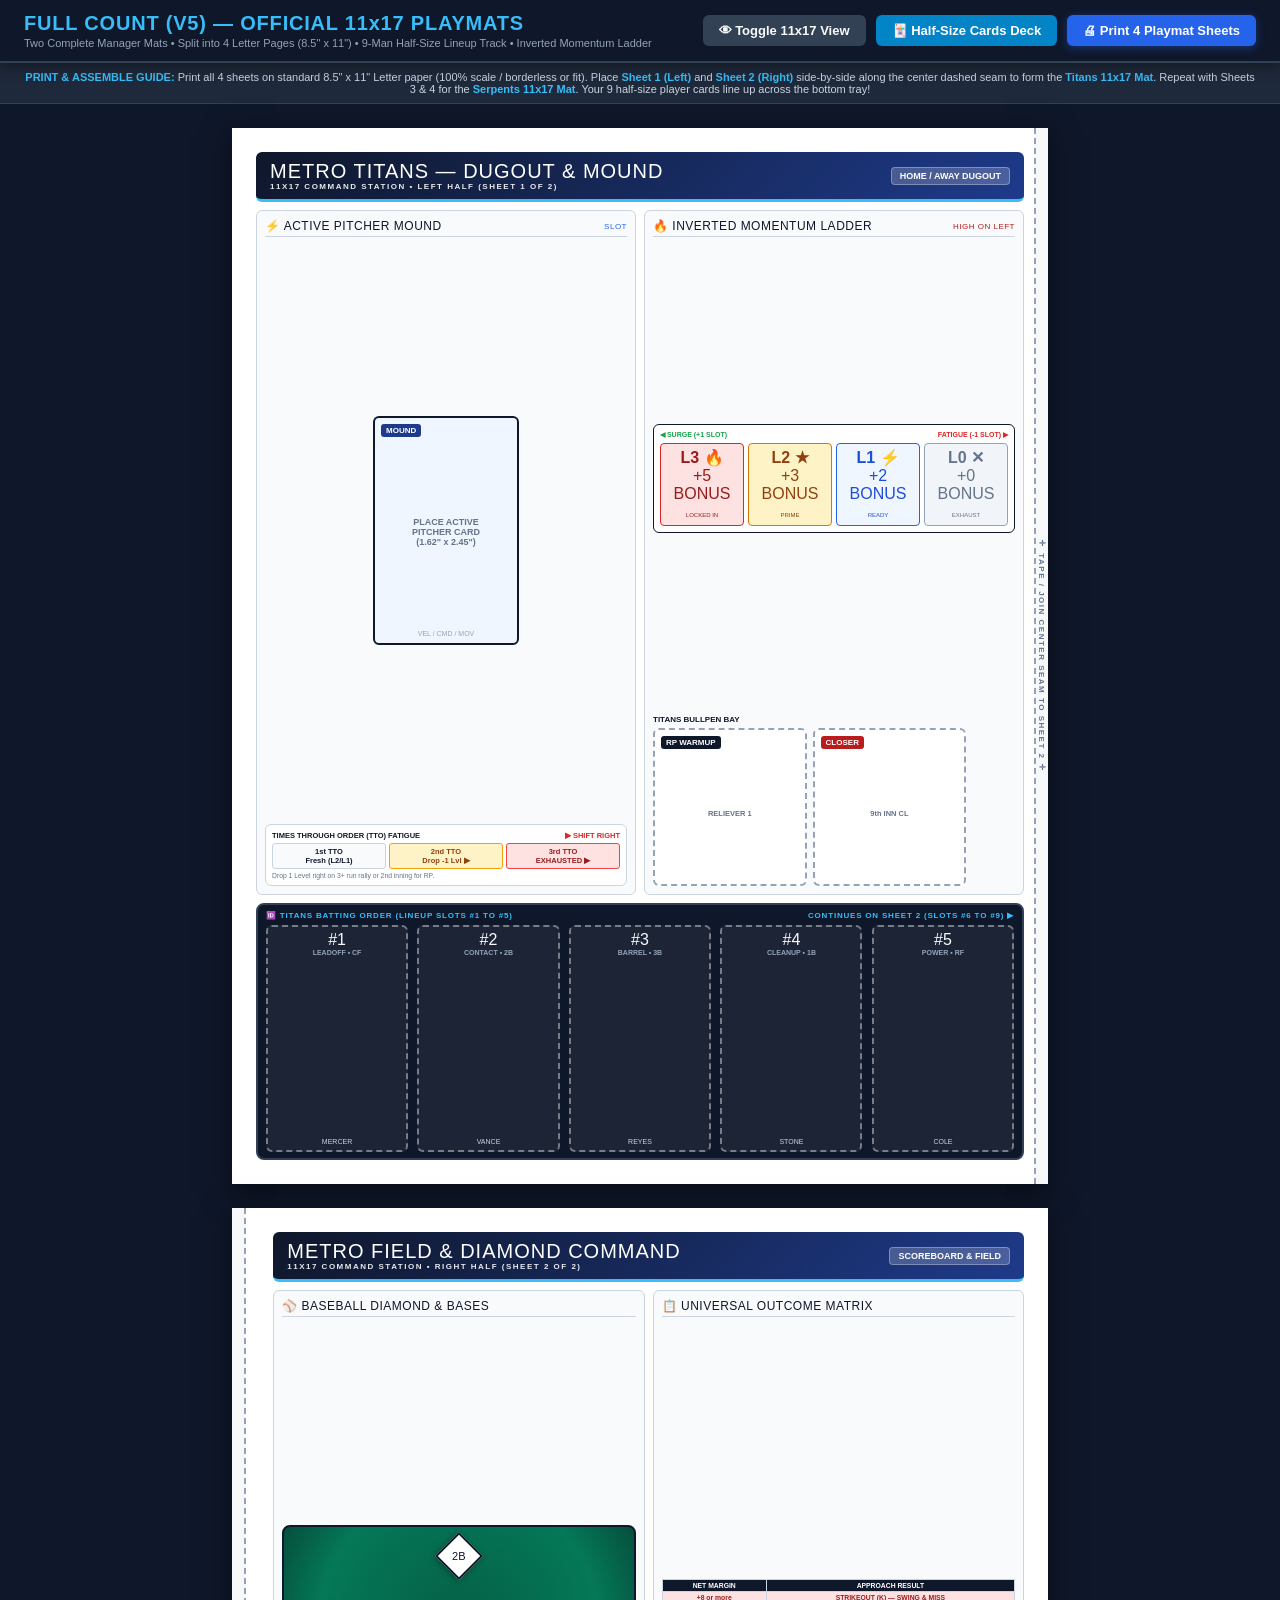
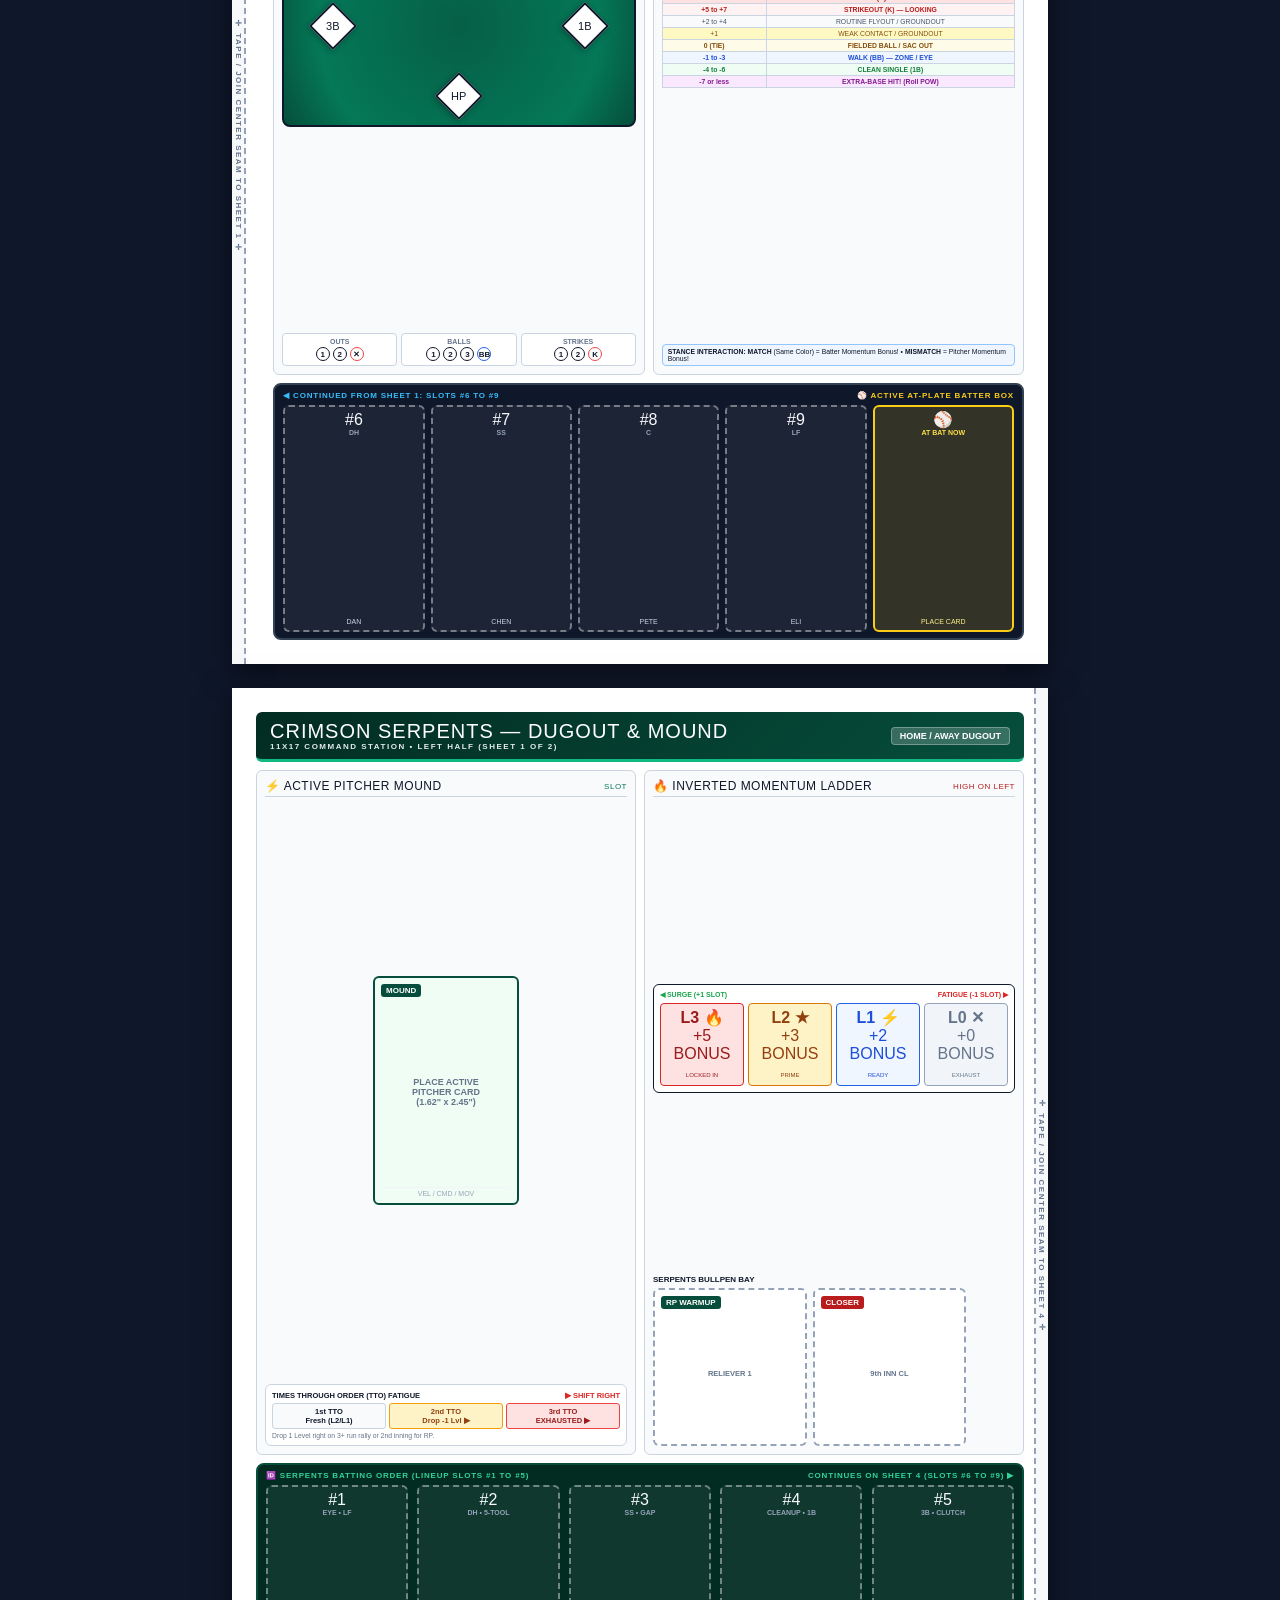
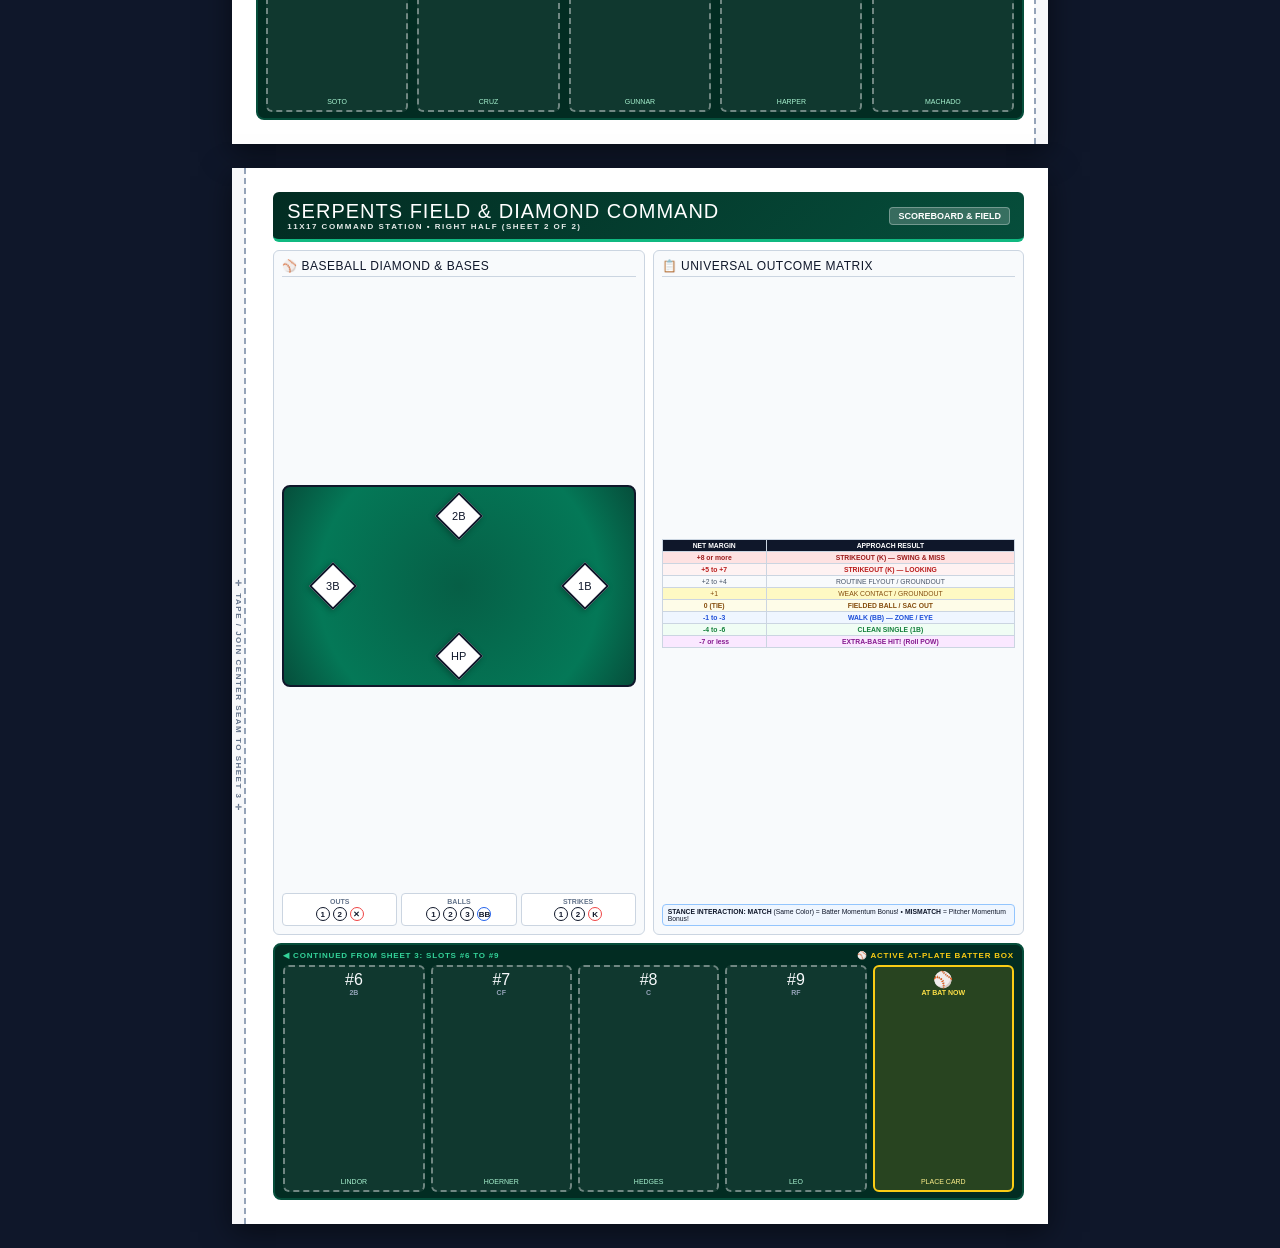
<file: playmats.html>
﻿<!DOCTYPE html>
<html lang="en">
<head>
<meta charset="UTF-8">
<title>Full Count (V5) — Official 11x17 Playmats (Letter Printable)</title>
<style>
  @page { size: 8.5in 11.0in; margin: 0; }
  * { box-sizing: border-box; margin: 0; padding: 0; -webkit-print-color-adjust: exact !important; print-color-adjust: exact !important; }
  body { background: #0f172a; color: #0f172a; font-family: -apple-system, BlinkMacSystemFont, "Segoe UI", Roboto, Helvetica, Arial, sans-serif; }
  .screen-header { background: #0f172a; border-bottom: 2px solid #334155; color: white; padding: 12px 24px; display: flex; justify-content: space-between; align-items: center; position: sticky; top: 0; z-index: 1000; box-shadow: 0 4px 14px rgba(0,0,0,0.4); }
  .screen-header h1 { font-family: Impact, "Arial Black", sans-serif; font-size: 20px; letter-spacing: 0.8px; color: #38bdf8; }
  .screen-header p { font-size: 11px; color: #94a3b8; margin-top: 2px; }
  .nav-actions { display: flex; gap: 10px; align-items: center; }
  .btn { border: none; padding: 8px 16px; border-radius: 6px; font-weight: 700; cursor: pointer; font-size: 13px; text-decoration: none; display: inline-flex; align-items: center; gap: 6px; }
  .btn-print { background: #2563eb; color: white; box-shadow: 0 2px 8px rgba(37,99,235,0.4); }
  .btn-print:hover { background: #1d4ed8; }
  .btn-toggle { background: #334155; color: #f8fafc; }
  .btn-toggle:hover { background: #475569; }
  .btn-link { background: #0284c7; color: white; }
  .instructions-banner { background: #1e293b; color: #cbd5e1; font-size: 11px; padding: 8px 24px; text-align: center; border-bottom: 1px solid #334155; }
  .instructions-banner strong { color: #38bdf8; }
  .playmat-container { display: flex; flex-direction: column; align-items: center; gap: 24px; padding: 24px 0; }
  .playmat-sheet { width: 8.5in; height: 11.0in; background: white; padding: 0.25in; box-shadow: 0 8px 28px rgba(0,0,0,0.5); position: relative; overflow: hidden; page-break-after: always; break-after: page; }
  @media print {
    body { background: white; }
    .screen-header, .instructions-banner { display: none !important; }
    .playmat-container { padding: 0 !important; gap: 0 !important; }
    .playmat-sheet { margin: 0 !important; box-shadow: none !important; page-break-after: always; break-after: page; }
  }
  /* Assembled 11x17 View on Screen */
  .assembled-mode .playmat-pair { display: flex; flex-direction: row; box-shadow: 0 10px 32px rgba(0,0,0,0.6); margin-bottom: 24px; }
  .assembled-mode .playmat-sheet { box-shadow: none; margin: 0; }
  .assembled-mode .seam-guide { border-right: 2px dashed #94a3b8; }
  /* Sheet Layout Grid & Modules */
  .sheet-inner { width: 8.0in; height: 10.5in; display: flex; flex-direction: column; justify-content: space-between; position: relative; }
  .header-banner { display: flex; justify-content: space-between; align-items: center; border-radius: 6px; padding: 8px 14px; margin-bottom: 8px; }
  .titans-bg { background: linear-gradient(135deg, #0f172a 0%, #1e3a8a 100%); color: white; border-bottom: 3px solid #38bdf8; }
  .serpents-bg { background: linear-gradient(135deg, #022c22 0%, #064e3b 100%); color: white; border-bottom: 3px solid #10b981; }
  .team-title { font-family: Impact, "Arial Black", sans-serif; font-size: 20px; letter-spacing: 1px; line-height: 1.1; }
  .team-subtitle { font-size: 8px; font-weight: 800; text-transform: uppercase; letter-spacing: 1.5px; opacity: 0.9; }
  .sheet-tag { font-size: 9px; font-weight: 900; background: rgba(255,255,255,0.2); padding: 3px 8px; border-radius: 4px; border: 1px solid rgba(255,255,255,0.3); text-transform: uppercase; }
  /* Middle Sections */
  .middle-row { display: grid; grid-template-columns: 1fr 1fr; gap: 8px; flex: 1; margin-bottom: 8px; }
  .panel { border: 1.5px solid #cbd5e1; border-radius: 6px; padding: 8px; background: #f8fafc; display: flex; flex-direction: column; justify-content: space-between; }
  .panel-title { font-family: Impact, sans-serif; font-size: 12px; letter-spacing: 0.5px; color: #0f172a; border-bottom: 1.5px solid #cbd5e1; padding-bottom: 3px; margin-bottom: 6px; display: flex; justify-content: space-between; align-items: center; }
  /* Card Placement Slots (1.62" x 2.45") */
  .card-slot { width: 1.52in; height: 2.38in; border: 2px dashed #94a3b8; border-radius: 6px; background: white; display: flex; flex-direction: column; justify-content: space-between; padding: 6px; position: relative; }
  .card-slot-badge { font-size: 8px; font-weight: 900; background: #0f172a; color: white; padding: 2px 5px; border-radius: 3px; align-self: flex-start; text-transform: uppercase; }
  .card-slot-center { text-align: center; margin: auto 0; color: #64748b; font-size: 9px; font-weight: 800; }
  .card-slot-footer { font-size: 7px; color: #94a3b8; text-align: center; border-top: 1px solid #f1f5f9; padding-top: 2px; }
  /* Pitcher Mound Module */
  .mound-slot { width: 1.52in; height: 2.38in; border: 2.5px solid #0f172a; background: #eff6ff; }
  .fatigue-track { background: white; border: 1.5px solid #cbd5e1; border-radius: 6px; padding: 6px; margin-top: 6px; }
  .fatigue-row { display: flex; justify-content: space-between; gap: 3px; margin-top: 3px; }
  .fatigue-step { flex: 1; border: 1px solid #cbd5e1; border-radius: 3px; padding: 3px 2px; text-align: center; font-size: 7.5px; font-weight: 800; background: #f8fafc; }
  .fatigue-step.alert { background: #fee2e2; border-color: #ef4444; color: #991b1b; }
  .fatigue-step.warn { background: #fef3c7; border-color: #f59e0b; color: #92400e; }
  /* Inverted Momentum Ladder Tracker */
  .ladder-track { background: white; border: 1.5px solid #0f172a; border-radius: 6px; padding: 6px; margin-top: 6px; }
  .ladder-header { display: flex; justify-content: space-between; font-size: 7px; font-weight: 900; text-transform: uppercase; margin-bottom: 4px; }
  .ladder-boxes { display: flex; gap: 4px; }
  .ladder-cell { flex: 1; border: 1.5px solid #334155; border-radius: 4px; padding: 4px 2px; text-align: center; }
  .cell-l3 { background: #fee2e2; border-color: #dc2626; color: #991b1b; }
  .cell-l2 { background: #fef3c7; border-color: #d97706; color: #92400e; }
  .cell-l1 { background: #eff6ff; border-color: #2563eb; color: #1d4ed8; }
  .cell-exh { background: #f1f5f9; border-color: #94a3b8; color: #64748b; }
  /* Bottom 9-Man Batting Order Lineup Track */
  .lineup-tray { background: #0f172a; border-radius: 8px; padding: 6px 8px; border: 2px solid #334155; color: white; }
  .lineup-tray-header { display: flex; justify-content: space-between; align-items: center; font-size: 8px; font-weight: 900; letter-spacing: 0.8px; text-transform: uppercase; margin-bottom: 5px; color: #38bdf8; }
  .lineup-slots-grid { display: flex; gap: 6px; justify-content: space-between; }
  .lineup-card-slot { width: 1.48in; height: 2.36in; border: 2px dashed rgba(255,255,255,0.4); border-radius: 6px; background: rgba(255,255,255,0.06); display: flex; flex-direction: column; justify-content: space-between; padding: 5px; text-align: center; }
  .lineup-card-slot.active-at-plate { border: 2.5px solid #facc15; background: rgba(250,204,21,0.15); }
  .slot-number { font-family: Impact, sans-serif; font-size: 16px; color: #f8fafc; line-height: 1; }
  .slot-role { font-size: 7px; font-weight: 800; text-transform: uppercase; color: #94a3b8; margin-top: 1px; }
  /* Diamond & Bases */
  .diamond-area { position: relative; width: 100%; height: 2.1in; background: radial-gradient(circle, #065f46 0%, #047857 70%, #064e3b 100%); border-radius: 8px; border: 2px solid #0f172a; display: flex; justify-content: center; align-items: center; }
  .base-box { position: absolute; width: 34px; height: 34px; background: white; border: 2px solid #0f172a; transform: rotate(45deg); display: flex; justify-content: center; align-items: center; box-shadow: 0 2px 6px rgba(0,0,0,0.3); }
  .base-box span { transform: rotate(-45deg); font-family: Impact, sans-serif; font-size: 11px; color: #0f172a; }
  .base-hp { bottom: 12px; }
  .base-1b { right: 32px; }
  .base-2b { top: 12px; }
  .base-3b { left: 32px; }
  /* Scoreboard & Trackers */
  .tracker-grid { display: grid; grid-template-columns: repeat(3, 1fr); gap: 4px; margin-top: 5px; }
  .tracker-box { background: white; border: 1.5px solid #cbd5e1; border-radius: 4px; padding: 4px; text-align: center; }
  .tracker-box h4 { font-size: 7px; text-transform: uppercase; color: #64748b; font-weight: 800; }
  .tracker-pills { display: flex; justify-content: center; gap: 3px; margin-top: 2px; }
  .tracker-dot { width: 14px; height: 14px; border-radius: 50%; border: 1.5px solid #0f172a; font-size: 8px; font-weight: 900; display: flex; align-items: center; justify-content: center; background: white; }
  .tracker-dot.active { background: #ef4444; color: white; border-color: #991b1b; }
  /* Outcome Table & Baserunning Table */
  .mini-table { width: 100%; border-collapse: collapse; font-size: 6.8px; margin-top: 4px; }
  .mini-table th, .mini-table td { border: 1px solid #cbd5e1; padding: 2px; text-align: center; }
  .mini-table th { background: #0f172a; color: white; font-weight: 800; }
  /* Seam Alignment Guides */
  .seam-marker-right { position: absolute; right: 0; top: 0; bottom: 0; width: 0.15in; border-left: 2px dashed #94a3b8; display: flex; flex-direction: column; justify-content: space-around; align-items: center; color: #64748b; font-size: 8px; font-weight: 900; writing-mode: vertical-rl; text-transform: uppercase; letter-spacing: 1.5px; background: rgba(148,163,184,0.08); }
  .seam-marker-left { position: absolute; left: 0; top: 0; bottom: 0; width: 0.15in; border-right: 2px dashed #94a3b8; display: flex; flex-direction: column; justify-content: space-around; align-items: center; color: #64748b; font-size: 8px; font-weight: 900; writing-mode: vertical-rl; text-transform: uppercase; letter-spacing: 1.5px; background: rgba(148,163,184,0.08); }
</style>
</head>
<body>
<div class="screen-header">
  <div>
    <h1>FULL COUNT (V5) — OFFICIAL 11x17 PLAYMATS</h1>
    <p>Two Complete Manager Mats • Split into 4 Letter Pages (8.5" x 11") • 9-Man Half-Size Lineup Track • Inverted Momentum Ladder</p>
  </div>
  <div class="nav-actions">
    <button class="btn btn-toggle" onclick="toggleAssembled()">&#128065; Toggle 11x17 View</button>
    <a class="btn btn-link" href="print_sheets.html">&#127183; Half-Size Cards Deck</a>
    <button class="btn btn-print" onclick="window.print()">&#128424; Print 4 Playmat Sheets</button>
  </div>
</div>
<div class="instructions-banner">
  <strong>PRINT & ASSEMBLE GUIDE:</strong> Print all 4 sheets on standard 8.5" x 11" Letter paper (100% scale / borderless or fit). Place <strong>Sheet 1 (Left)</strong> and <strong>Sheet 2 (Right)</strong> side-by-side along the center dashed seam to form the <strong>Titans 11x17 Mat</strong>. Repeat with Sheets 3 & 4 for the <strong>Serpents 11x17 Mat</strong>. Your 9 half-size player cards line up across the bottom tray!
</div>
<div class="playmat-container" id="mat-container">
<!-- TITANS PLAYMAT: LEFT HALF -->
<div class="playmat-sheet">
  <div class="seam-marker-right">&#10011; TAPE / JOIN CENTER SEAM TO SHEET 2 &#10011;</div>
  <div class="sheet-inner">
    <div class="header-banner titans-bg">
      <div>
        <div class="team-title">METRO TITANS — DUGOUT & MOUND</div>
        <div class="team-subtitle">11x17 Command Station • Left Half (Sheet 1 of 2)</div>
      </div>
      <div class="sheet-tag">HOME / AWAY DUGOUT</div>
    </div>
    <div class="middle-row">
      <div class="panel">
        <div class="panel-title"><span>&#9889; ACTIVE PITCHER MOUND</span> <span style="font-size:8px; color:#2563eb;">SLOT</span></div>
        <div style="display:flex; justify-content:center;">
          <div class="card-slot mound-slot">
            <div class="card-slot-badge" style="background:#1e3a8a;">MOUND</div>
            <div class="card-slot-center">PLACE ACTIVE<br>PITCHER CARD<br>(1.62" x 2.45")</div>
            <div class="card-slot-footer">VEL / CMD / MOV</div>
          </div>
        </div>
        <div class="fatigue-track">
          <div style="font-size:7.5px; font-weight:900; text-transform:uppercase; color:#0f172a; display:flex; justify-content:space-between;">
            <span>TIMES THROUGH ORDER (TTO) FATIGUE</span>
            <span style="color:#dc2626;">&#9654; SHIFT RIGHT</span>
          </div>
          <div class="fatigue-row">
            <div class="fatigue-step"><strong>1st TTO</strong><br>Fresh (L2/L1)</div>
            <div class="fatigue-step warn"><strong>2nd TTO</strong><br>Drop -1 Lvl &#9654;</div>
            <div class="fatigue-step alert"><strong>3rd TTO</strong><br>EXHAUSTED &#9654;</div>
          </div>
          <div style="font-size:6.8px; color:#64748b; margin-top:3px;">Drop 1 Level right on 3+ run rally or 2nd inning for RP.</div>
        </div>
      </div>
      <div class="panel">
        <div class="panel-title"><span>&#128293; INVERTED MOMENTUM LADDER</span> <span style="font-size:8px; color:#b91c1c;">HIGH ON LEFT</span></div>
        <div class="ladder-track">
          <div class="ladder-header">
            <span style="color:#16a34a;">&#9664; SURGE (+1 SLOT)</span>
            <span style="color:#dc2626;">FATIGUE (-1 SLOT) &#9654;</span>
          </div>
          <div class="ladder-boxes">
            <div class="ladder-cell cell-l3"><strong>L3 &#128293;</strong><br>+5 BONUS<br><span style="font-size:6px;">LOCKED IN</span></div>
            <div class="ladder-cell cell-l2"><strong>L2 &#9733;</strong><br>+3 BONUS<br><span style="font-size:6px;">PRIME</span></div>
            <div class="ladder-cell cell-l1"><strong>L1 &#9889;</strong><br>+2 BONUS<br><span style="font-size:6px;">READY</span></div>
            <div class="ladder-cell cell-exh"><strong>L0 &#10005;</strong><br>+0 BONUS<br><span style="font-size:6px;">EXHAUST</span></div>
          </div>
        </div>
        <div style="margin-top:8px;">
          <div style="font-size:8px; font-weight:900; text-transform:uppercase; color:#0f172a; margin-bottom:4px;">TITANS BULLPEN BAY</div>
          <div style="display:flex; gap:6px;">
            <div class="card-slot" style="width:1.6in; height:1.65in;"><div class="card-slot-badge">RP WARMUP</div><div class="card-slot-center" style="font-size:7.5px;">RELIEVER 1</div></div>
            <div class="card-slot" style="width:1.6in; height:1.65in;"><div class="card-slot-badge" style="background:#b91c1c;">CLOSER</div><div class="card-slot-center" style="font-size:7.5px;">9th INN CL</div></div>
          </div>
        </div>
      </div>
    </div>
    <div class="lineup-tray">
      <div class="lineup-tray-header">
        <span>&#127380; TITANS BATTING ORDER (LINEUP SLOTS #1 TO #5)</span>
        <span>CONTINUES ON SHEET 2 (SLOTS #6 TO #9) &#9654;</span>
      </div>
      <div class="lineup-slots-grid">
        <div class="lineup-card-slot"><div class="slot-number">#1</div><div class="slot-role">LEADOFF • CF</div><div style="font-size:7px; color:#cbd5e1; margin-top:auto;">MERCER</div></div>
        <div class="lineup-card-slot"><div class="slot-number">#2</div><div class="slot-role">CONTACT • 2B</div><div style="font-size:7px; color:#cbd5e1; margin-top:auto;">VANCE</div></div>
        <div class="lineup-card-slot"><div class="slot-number">#3</div><div class="slot-role">BARREL • 3B</div><div style="font-size:7px; color:#cbd5e1; margin-top:auto;">REYES</div></div>
        <div class="lineup-card-slot"><div class="slot-number">#4</div><div class="slot-role">CLEANUP • 1B</div><div style="font-size:7px; color:#cbd5e1; margin-top:auto;">STONE</div></div>
        <div class="lineup-card-slot"><div class="slot-number">#5</div><div class="slot-role">POWER • RF</div><div style="font-size:7px; color:#cbd5e1; margin-top:auto;">COLE</div></div>
      </div>
    </div>
  </div>
</div>
<!-- TITANS PLAYMAT: RIGHT HALF -->
<div class="playmat-sheet">
  <div class="seam-marker-left">&#10011; TAPE / JOIN CENTER SEAM TO SHEET 1 &#10011;</div>
  <div class="sheet-inner" style="padding-left:0.18in;">
    <div class="header-banner titans-bg">
      <div>
        <div class="team-title">METRO FIELD & DIAMOND COMMAND</div>
        <div class="team-subtitle">11x17 Command Station • Right Half (Sheet 2 of 2)</div>
      </div>
      <div class="sheet-tag">SCOREBOARD & FIELD</div>
    </div>
    <div class="middle-row">
      <div class="panel">
        <div class="panel-title"><span>&#9918; BASEBALL DIAMOND & BASES</span></div>
        <div class="diamond-area">
          <div class="base-box base-2b"><span>2B</span></div>
          <div class="base-box base-3b"><span>3B</span></div>
          <div class="base-box base-1b"><span>1B</span></div>
          <div class="base-box base-hp"><span>HP</span></div>
        </div>
        <div class="tracker-grid">
          <div class="tracker-box"><h4>OUTS</h4><div class="tracker-pills"><div class="tracker-dot">1</div><div class="tracker-dot">2</div><div class="tracker-dot" style="border-color:#ef4444;">&#10005;</div></div></div>
          <div class="tracker-box"><h4>BALLS</h4><div class="tracker-pills"><div class="tracker-dot">1</div><div class="tracker-dot">2</div><div class="tracker-dot">3</div><div class="tracker-dot" style="border-color:#2563eb;">BB</div></div></div>
          <div class="tracker-box"><h4>STRIKES</h4><div class="tracker-pills"><div class="tracker-dot">1</div><div class="tracker-dot">2</div><div class="tracker-dot" style="border-color:#ef4444;">K</div></div></div>
        </div>
      </div>
      <div class="panel">
        <div class="panel-title"><span>&#128203; UNIVERSAL OUTCOME MATRIX</span></div>
        <table class="mini-table">
          <tr><th>NET MARGIN</th><th>APPROACH RESULT</th></tr>
          <tr style="background:#fee2e2; font-weight:800; color:#991b1b;"><td>+8 or more</td><td>STRIKEOUT (K) — SWING & MISS</td></tr>
          <tr style="background:#fef2f2; font-weight:800; color:#b91c1c;"><td>+5 to +7</td><td>STRIKEOUT (K) — LOOKING</td></tr>
          <tr style="background:#f8fafc; color:#475569;"><td>+2 to +4</td><td>ROUTINE FLYOUT / GROUNDOUT</td></tr>
          <tr style="background:#fef9c3; color:#854d0e;"><td>+1</td><td>WEAK CONTACT / GROUNDOUT</td></tr>
          <tr style="background:#fefce8; color:#854d0e; font-weight:800;"><td>0 (TIE)</td><td>FIELDED BALL / SAC OUT</td></tr>
          <tr style="background:#eff6ff; color:#1d4ed8; font-weight:800;"><td>-1 to -3</td><td>WALK (BB) — ZONE / EYE</td></tr>
          <tr style="background:#f0fdf4; color:#15803d; font-weight:800;"><td>-4 to -6</td><td>CLEAN SINGLE (1B)</td></tr>
          <tr style="background:#fae8ff; color:#86198f; font-weight:900;"><td>-7 or less</td><td>EXTRA-BASE HIT! (Roll POW)</td></tr>
        </table>
        <div style="background:#eff6ff; border:1px solid #93c5fd; border-radius:4px; padding:3px 5px; font-size:6.8px; margin-top:4px;">
          <strong>STANCE INTERACTION:</strong> <strong>MATCH</strong> (Same Color) = Batter Momentum Bonus! • <strong>MISMATCH</strong> = Pitcher Momentum Bonus!
        </div>
      </div>
    </div>
    <div class="lineup-tray">
      <div class="lineup-tray-header">
        <span>&#9664; CONTINUED FROM SHEET 1: SLOTS #6 TO #9</span>
        <span style="color:#facc15;">&#9918; ACTIVE AT-PLATE BATTER BOX</span>
      </div>
      <div class="lineup-slots-grid">
        <div class="lineup-card-slot"><div class="slot-number">#6</div><div class="slot-role">DH</div><div style="font-size:7px; color:#cbd5e1; margin-top:auto;">DAN</div></div>
        <div class="lineup-card-slot"><div class="slot-number">#7</div><div class="slot-role">SS</div><div style="font-size:7px; color:#cbd5e1; margin-top:auto;">CHEN</div></div>
        <div class="lineup-card-slot"><div class="slot-number">#8</div><div class="slot-role">C</div><div style="font-size:7px; color:#cbd5e1; margin-top:auto;">PETE</div></div>
        <div class="lineup-card-slot"><div class="slot-number">#9</div><div class="slot-role">LF</div><div style="font-size:7px; color:#cbd5e1; margin-top:auto;">ELI</div></div>
        <div class="lineup-card-slot active-at-plate"><div class="slot-number" style="color:#facc15;">&#9918;</div><div class="slot-role" style="color:#fde047; font-weight:900;">AT BAT NOW</div><div style="font-size:7px; color:#fef08a; margin-top:auto;">PLACE CARD</div></div>
      </div>
    </div>
  </div>
</div>
<!-- SERPENTS PLAYMAT: LEFT HALF -->
<div class="playmat-sheet">
  <div class="seam-marker-right">&#10011; TAPE / JOIN CENTER SEAM TO SHEET 4 &#10011;</div>
  <div class="sheet-inner">
    <div class="header-banner serpents-bg">
      <div>
        <div class="team-title">CRIMSON SERPENTS — DUGOUT & MOUND</div>
        <div class="team-subtitle">11x17 Command Station • Left Half (Sheet 1 of 2)</div>
      </div>
      <div class="sheet-tag">HOME / AWAY DUGOUT</div>
    </div>
    <div class="middle-row">
      <div class="panel">
        <div class="panel-title"><span>&#9889; ACTIVE PITCHER MOUND</span> <span style="font-size:8px; color:#047857;">SLOT</span></div>
        <div style="display:flex; justify-content:center;">
          <div class="card-slot mound-slot" style="border-color:#064e3b; background:#f0fdf4;">
            <div class="card-slot-badge" style="background:#064e3b;">MOUND</div>
            <div class="card-slot-center">PLACE ACTIVE<br>PITCHER CARD<br>(1.62" x 2.45")</div>
            <div class="card-slot-footer">VEL / CMD / MOV</div>
          </div>
        </div>
        <div class="fatigue-track">
          <div style="font-size:7.5px; font-weight:900; text-transform:uppercase; color:#0f172a; display:flex; justify-content:space-between;">
            <span>TIMES THROUGH ORDER (TTO) FATIGUE</span>
            <span style="color:#dc2626;">&#9654; SHIFT RIGHT</span>
          </div>
          <div class="fatigue-row">
            <div class="fatigue-step"><strong>1st TTO</strong><br>Fresh (L2/L1)</div>
            <div class="fatigue-step warn"><strong>2nd TTO</strong><br>Drop -1 Lvl &#9654;</div>
            <div class="fatigue-step alert"><strong>3rd TTO</strong><br>EXHAUSTED &#9654;</div>
          </div>
          <div style="font-size:6.8px; color:#64748b; margin-top:3px;">Drop 1 Level right on 3+ run rally or 2nd inning for RP.</div>
        </div>
      </div>
      <div class="panel">
        <div class="panel-title"><span>&#128293; INVERTED MOMENTUM LADDER</span> <span style="font-size:8px; color:#b91c1c;">HIGH ON LEFT</span></div>
        <div class="ladder-track">
          <div class="ladder-header">
            <span style="color:#16a34a;">&#9664; SURGE (+1 SLOT)</span>
            <span style="color:#dc2626;">FATIGUE (-1 SLOT) &#9654;</span>
          </div>
          <div class="ladder-boxes">
            <div class="ladder-cell cell-l3"><strong>L3 &#128293;</strong><br>+5 BONUS<br><span style="font-size:6px;">LOCKED IN</span></div>
            <div class="ladder-cell cell-l2"><strong>L2 &#9733;</strong><br>+3 BONUS<br><span style="font-size:6px;">PRIME</span></div>
            <div class="ladder-cell cell-l1"><strong>L1 &#9889;</strong><br>+2 BONUS<br><span style="font-size:6px;">READY</span></div>
            <div class="ladder-cell cell-exh"><strong>L0 &#10005;</strong><br>+0 BONUS<br><span style="font-size:6px;">EXHAUST</span></div>
          </div>
        </div>
        <div style="margin-top:8px;">
          <div style="font-size:8px; font-weight:900; text-transform:uppercase; color:#0f172a; margin-bottom:4px;">SERPENTS BULLPEN BAY</div>
          <div style="display:flex; gap:6px;">
            <div class="card-slot" style="width:1.6in; height:1.65in;"><div class="card-slot-badge" style="background:#064e3b;">RP WARMUP</div><div class="card-slot-center" style="font-size:7.5px;">RELIEVER 1</div></div>
            <div class="card-slot" style="width:1.6in; height:1.65in;"><div class="card-slot-badge" style="background:#b91c1c;">CLOSER</div><div class="card-slot-center" style="font-size:7.5px;">9th INN CL</div></div>
          </div>
        </div>
      </div>
    </div>
    <div class="lineup-tray" style="background:#022c22; border-color:#064e3b;">
      <div class="lineup-tray-header" style="color:#34d399;">
        <span>&#127380; SERPENTS BATTING ORDER (LINEUP SLOTS #1 TO #5)</span>
        <span>CONTINUES ON SHEET 4 (SLOTS #6 TO #9) &#9654;</span>
      </div>
      <div class="lineup-slots-grid">
        <div class="lineup-card-slot"><div class="slot-number">#1</div><div class="slot-role">EYE • LF</div><div style="font-size:7px; color:#a7f3d0; margin-top:auto;">SOTO</div></div>
        <div class="lineup-card-slot"><div class="slot-number">#2</div><div class="slot-role">DH • 5-TOOL</div><div style="font-size:7px; color:#a7f3d0; margin-top:auto;">CRUZ</div></div>
        <div class="lineup-card-slot"><div class="slot-number">#3</div><div class="slot-role">SS • GAP</div><div style="font-size:7px; color:#a7f3d0; margin-top:auto;">GUNNAR</div></div>
        <div class="lineup-card-slot"><div class="slot-number">#4</div><div class="slot-role">CLEANUP • 1B</div><div style="font-size:7px; color:#a7f3d0; margin-top:auto;">HARPER</div></div>
        <div class="lineup-card-slot"><div class="slot-number">#5</div><div class="slot-role">3B • CLUTCH</div><div style="font-size:7px; color:#a7f3d0; margin-top:auto;">MACHADO</div></div>
      </div>
    </div>
  </div>
</div>
<!-- SERPENTS PLAYMAT: RIGHT HALF -->
<div class="playmat-sheet">
  <div class="seam-marker-left">&#10011; TAPE / JOIN CENTER SEAM TO SHEET 3 &#10011;</div>
  <div class="sheet-inner" style="padding-left:0.18in;">
    <div class="header-banner serpents-bg">
      <div>
        <div class="team-title">SERPENTS FIELD & DIAMOND COMMAND</div>
        <div class="team-subtitle">11x17 Command Station • Right Half (Sheet 2 of 2)</div>
      </div>
      <div class="sheet-tag">SCOREBOARD & FIELD</div>
    </div>
    <div class="middle-row">
      <div class="panel">
        <div class="panel-title"><span>&#9918; BASEBALL DIAMOND & BASES</span></div>
        <div class="diamond-area">
          <div class="base-box base-2b"><span>2B</span></div>
          <div class="base-box base-3b"><span>3B</span></div>
          <div class="base-box base-1b"><span>1B</span></div>
          <div class="base-box base-hp"><span>HP</span></div>
        </div>
        <div class="tracker-grid">
          <div class="tracker-box"><h4>OUTS</h4><div class="tracker-pills"><div class="tracker-dot">1</div><div class="tracker-dot">2</div><div class="tracker-dot" style="border-color:#ef4444;">&#10005;</div></div></div>
          <div class="tracker-box"><h4>BALLS</h4><div class="tracker-pills"><div class="tracker-dot">1</div><div class="tracker-dot">2</div><div class="tracker-dot">3</div><div class="tracker-dot" style="border-color:#2563eb;">BB</div></div></div>
          <div class="tracker-box"><h4>STRIKES</h4><div class="tracker-pills"><div class="tracker-dot">1</div><div class="tracker-dot">2</div><div class="tracker-dot" style="border-color:#ef4444;">K</div></div></div>
        </div>
      </div>
      <div class="panel">
        <div class="panel-title"><span>&#128203; UNIVERSAL OUTCOME MATRIX</span></div>
        <table class="mini-table">
          <tr><th>NET MARGIN</th><th>APPROACH RESULT</th></tr>
          <tr style="background:#fee2e2; font-weight:800; color:#991b1b;"><td>+8 or more</td><td>STRIKEOUT (K) — SWING & MISS</td></tr>
          <tr style="background:#fef2f2; font-weight:800; color:#b91c1c;"><td>+5 to +7</td><td>STRIKEOUT (K) — LOOKING</td></tr>
          <tr style="background:#f8fafc; color:#475569;"><td>+2 to +4</td><td>ROUTINE FLYOUT / GROUNDOUT</td></tr>
          <tr style="background:#fef9c3; color:#854d0e;"><td>+1</td><td>WEAK CONTACT / GROUNDOUT</td></tr>
          <tr style="background:#fefce8; color:#854d0e; font-weight:800;"><td>0 (TIE)</td><td>FIELDED BALL / SAC OUT</td></tr>
          <tr style="background:#eff6ff; color:#1d4ed8; font-weight:800;"><td>-1 to -3</td><td>WALK (BB) — ZONE / EYE</td></tr>
          <tr style="background:#f0fdf4; color:#15803d; font-weight:800;"><td>-4 to -6</td><td>CLEAN SINGLE (1B)</td></tr>
          <tr style="background:#fae8ff; color:#86198f; font-weight:900;"><td>-7 or less</td><td>EXTRA-BASE HIT! (Roll POW)</td></tr>
        </table>
        <div style="background:#eff6ff; border:1px solid #93c5fd; border-radius:4px; padding:3px 5px; font-size:6.8px; margin-top:4px;">
          <strong>STANCE INTERACTION:</strong> <strong>MATCH</strong> (Same Color) = Batter Momentum Bonus! • <strong>MISMATCH</strong> = Pitcher Momentum Bonus!
        </div>
      </div>
    </div>
    <div class="lineup-tray" style="background:#022c22; border-color:#064e3b;">
      <div class="lineup-tray-header" style="color:#34d399;">
        <span>&#9664; CONTINUED FROM SHEET 3: SLOTS #6 TO #9</span>
        <span style="color:#facc15;">&#9918; ACTIVE AT-PLATE BATTER BOX</span>
      </div>
      <div class="lineup-slots-grid">
        <div class="lineup-card-slot"><div class="slot-number">#6</div><div class="slot-role">2B</div><div style="font-size:7px; color:#a7f3d0; margin-top:auto;">LINDOR</div></div>
        <div class="lineup-card-slot"><div class="slot-number">#7</div><div class="slot-role">CF</div><div style="font-size:7px; color:#a7f3d0; margin-top:auto;">HOERNER</div></div>
        <div class="lineup-card-slot"><div class="slot-number">#8</div><div class="slot-role">C</div><div style="font-size:7px; color:#a7f3d0; margin-top:auto;">HEDGES</div></div>
        <div class="lineup-card-slot"><div class="slot-number">#9</div><div class="slot-role">RF</div><div style="font-size:7px; color:#a7f3d0; margin-top:auto;">LEO</div></div>
        <div class="lineup-card-slot active-at-plate"><div class="slot-number" style="color:#facc15;">&#9918;</div><div class="slot-role" style="color:#fde047; font-weight:900;">AT BAT NOW</div><div style="font-size:7px; color:#fef08a; margin-top:auto;">PLACE CARD</div></div>
      </div>
    </div>
  </div>
</div>
</div> <!-- /playmat-container -->
<script>
  function toggleAssembled() {
    document.body.classList.toggle('assembled-mode');
  }
</script>
</body>
</html>
</file>
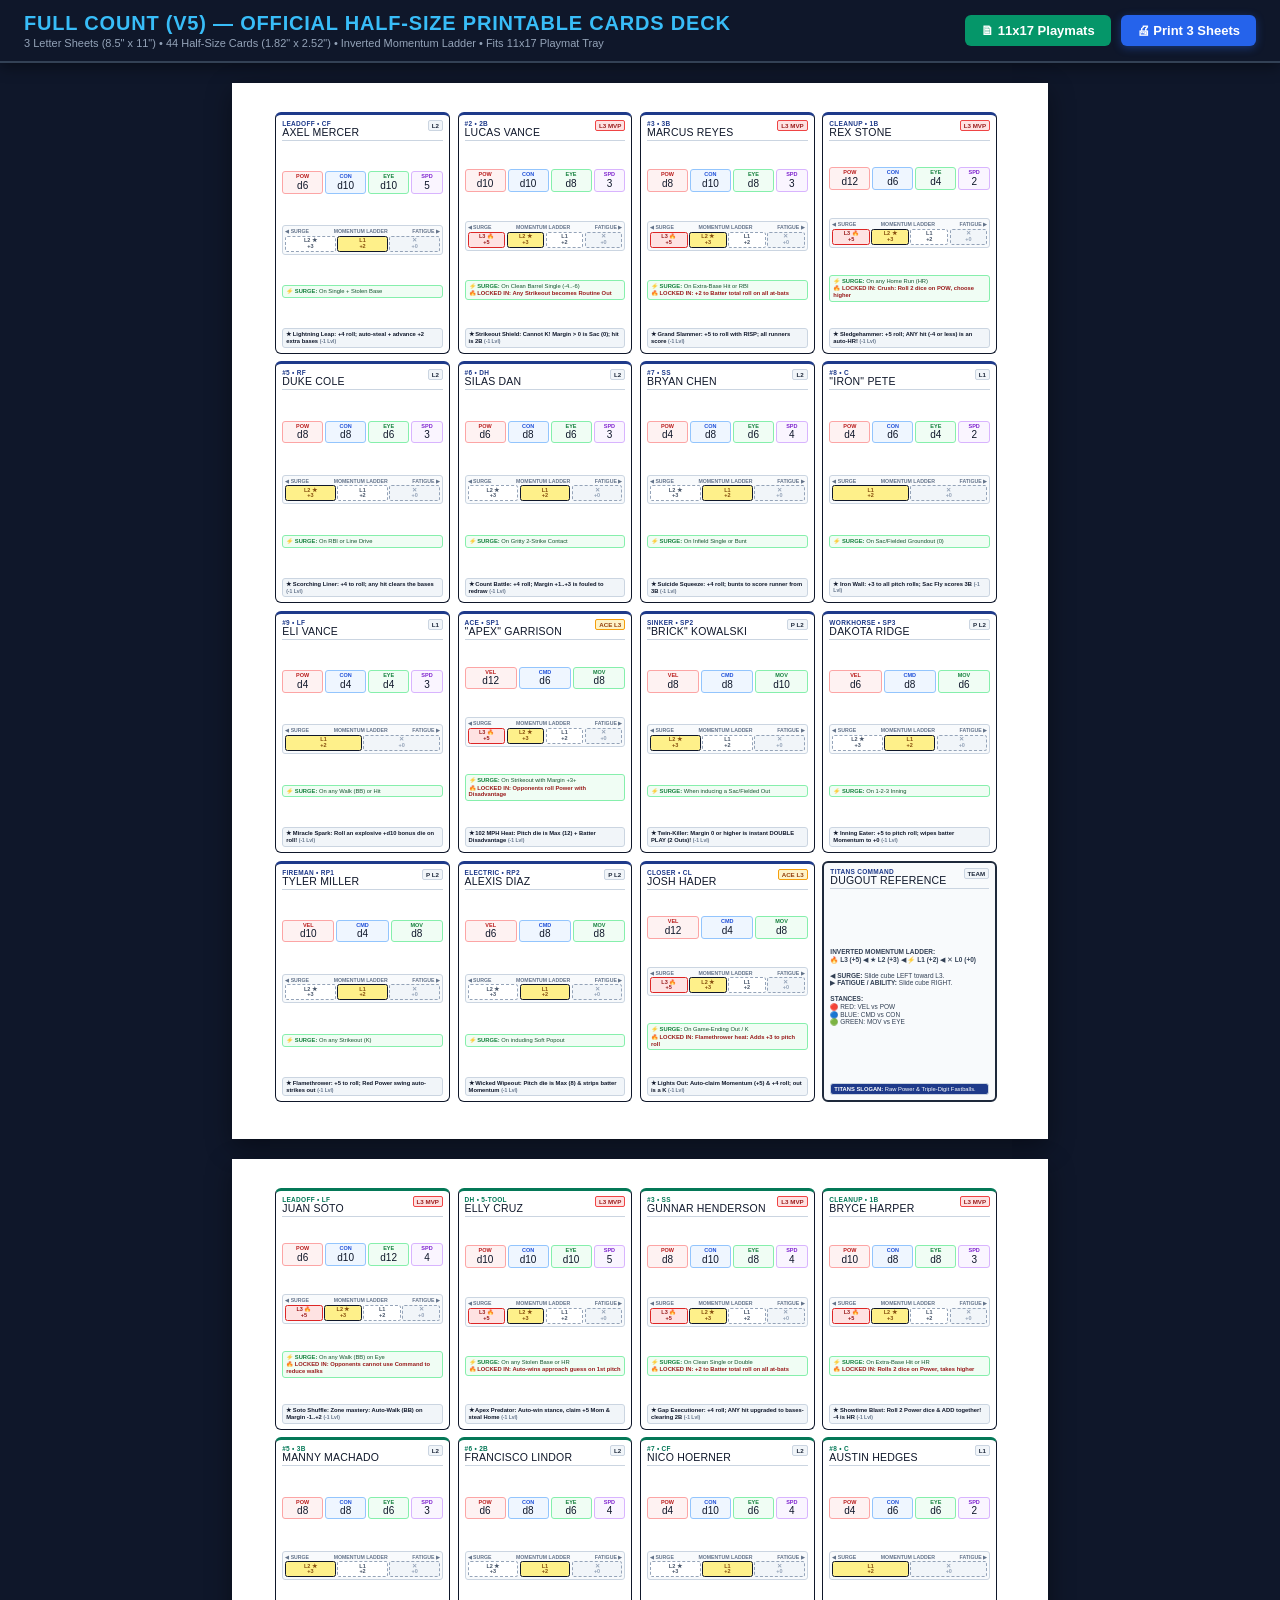
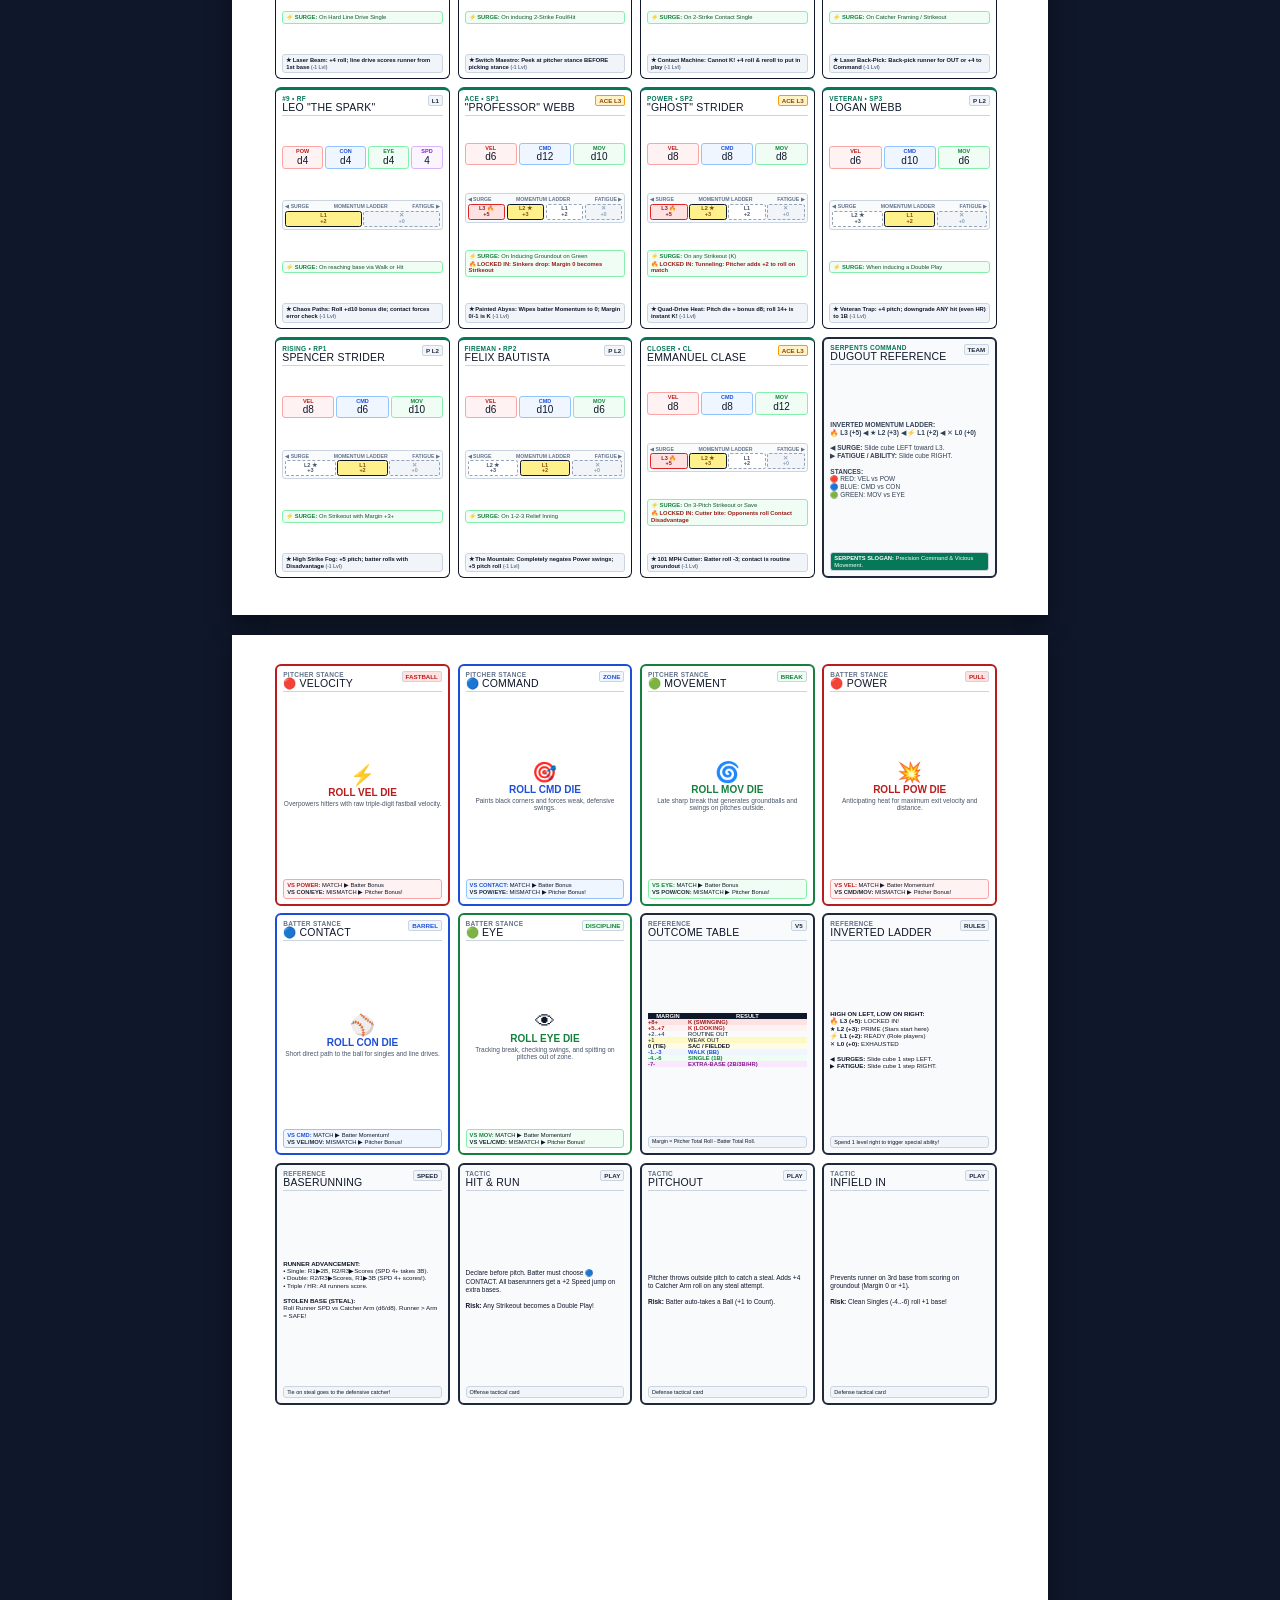
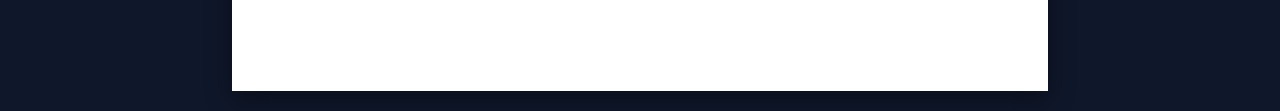
<file: print_sheets.html>
﻿<!DOCTYPE html>
<html lang="en">
<head>
<meta charset="UTF-8">
<title>Full Count (V5) — Official Half-Size Printable Cards Deck</title>
<style>
  @page { size: 8.5in 11.0in; margin: 0; }
  * { box-sizing: border-box; margin: 0; padding: 0; -webkit-print-color-adjust: exact !important; print-color-adjust: exact !important; }
  body { background: #0f172a; color: #0f172a; font-family: -apple-system, BlinkMacSystemFont, "Segoe UI", Roboto, Helvetica, Arial, sans-serif; }
  .screen-header { background: #0f172a; border-bottom: 2px solid #334155; color: white; padding: 12px 24px; display: flex; justify-content: space-between; align-items: center; position: sticky; top: 0; z-index: 1000; box-shadow: 0 4px 14px rgba(0,0,0,0.4); }
  .screen-header h1 { font-family: Impact, "Arial Black", sans-serif; font-size: 20px; letter-spacing: 0.8px; color: #38bdf8; }
  .screen-header p { font-size: 11px; color: #94a3b8; margin-top: 2px; }
  .nav-actions { display: flex; gap: 10px; align-items: center; }
  .btn { border: none; padding: 8px 16px; border-radius: 6px; font-weight: 700; cursor: pointer; font-size: 13px; text-decoration: none; display: inline-flex; align-items: center; gap: 6px; }
  .btn-print { background: #2563eb; color: white; box-shadow: 0 2px 8px rgba(37,99,235,0.4); }
  .btn-print:hover { background: #1d4ed8; }
  .btn-mat { background: #059669; color: white; }
  .page { width: 8.5in; height: 11.0in; margin: 20px auto; background: white; padding: 0.30in 0.45in; box-shadow: 0 8px 24px rgba(0,0,0,0.4); page-break-after: always; break-after: page; overflow: hidden; }
  @media print {
    body { background: white; }
    .screen-header { display: none !important; }
    .page { margin: 0 !important; box-shadow: none !important; page-break-after: always; break-after: page; }
  }
  .card-grid { display: grid; grid-template-columns: repeat(4, 1.82in); grid-template-rows: repeat(4, 2.52in); gap: 0.08in 0.08in; width: 7.6in; height: 10.4in; }
  .card { width: 1.82in; height: 2.52in; border: 1.5px solid #0f172a; border-radius: 6px; padding: 5px 6px; display: flex; flex-direction: column; justify-content: space-between; background: white; position: relative; overflow: hidden; }
  .card.titans { border-top: 3.5px solid #1e3a8a; }
  .card.serpents { border-top: 3.5px solid #047857; }
  .card.stance-card { border: 2px solid #0f172a; }
  .card.table-card { border: 2px solid #1e293b; background: #f8fafc; }
  .card-header { display: flex; justify-content: space-between; align-items: flex-start; border-bottom: 1px solid #cbd5e1; padding-bottom: 2px; }
  .card-role { font-size: 6.5px; font-weight: 800; text-transform: uppercase; letter-spacing: 0.3px; color: #64748b; }
  .titans .card-role { color: #1e3a8a; }
  .serpents .card-role { color: #047857; }
  .card-name { font-family: Impact, "Arial Black", sans-serif; font-size: 10.5px; line-height: 1.05; color: #0f172a; letter-spacing: 0.2px; }
  .card-badge { font-size: 6.2px; font-weight: 900; padding: 1px 3px; border-radius: 2px; text-transform: uppercase; background: #f1f5f9; border: 1px solid #cbd5e1; color: #1e293b; white-space: nowrap; }
  .badge-mvp { background: #fee2e2; color: #991b1b; border-color: #ef4444; }
  .badge-ace { background: #fef3c7; color: #92400e; border-color: #f59e0b; }
  .dice-strip { display: flex; gap: 2px; margin: 2px 0; }
  .dice-box { flex: 1; padding: 2px 1px; border-radius: 3px; text-align: center; border: 1px solid transparent; }
  .dice-box.red { background: #fef2f2; border-color: #fca5a5; }
  .dice-box.blue { background: #eff6ff; border-color: #93c5fd; }
  .dice-box.green { background: #f0fdf4; border-color: #86efac; }
  .dice-box.spd { background: #faf5ff; border-color: #d8b4fe; flex: 0.75; }
  .dice-label { font-size: 5.5px; font-weight: 800; text-transform: uppercase; line-height: 1; }
  .dice-box.red .dice-label { color: #b91c1c; }
  .dice-box.blue .dice-label { color: #1d4ed8; }
  .dice-box.green .dice-label { color: #15803d; }
  .dice-box.spd .dice-label { color: #7e22ce; }
  .dice-val { font-family: Impact, sans-serif; font-size: 10px; color: #0f172a; line-height: 1.1; }
  /* Inverted Ladder on Card: High on Left */
  .ladder-container { background: #f8fafc; border: 1px solid #cbd5e1; border-radius: 3px; padding: 2px; margin: 1.5px 0; }
  .ladder-title { font-size: 5.2px; font-weight: 800; text-transform: uppercase; color: #64748b; margin-bottom: 1.5px; display: flex; justify-content: space-between; }
  .ladder-slots { display: flex; gap: 1.5px; justify-content: space-between; }
  .ladder-box { flex: 1; border: 1px dashed #94a3b8; background: white; border-radius: 2.5px; padding: 1.5px 1px; text-align: center; font-size: 5.5px; font-weight: 800; color: #475569; line-height: 1; }
  .ladder-box.active { border: 1.2px solid #0f172a; background: #fef08a; color: #854d0e; font-weight: 900; }
  .ladder-box.locked-in { border: 1.2px solid #dc2626; background: #fee2e2; color: #991b1b; font-weight: 900; }
  .ladder-box.exh { background: #f1f5f9; color: #94a3b8; }
  .surge-box { background: #f0fdf4; border: 1px solid #86efac; border-radius: 3px; padding: 2px 3px; font-size: 5.8px; line-height: 1.15; margin: 1px 0; color: #14532d; }
  .surge-tag { font-weight: 900; color: #15803d; }
  .locked-in-desc { color: #991b1b; font-weight: 800; margin-top: 1px; }
  .ability-box { background: #f1f5f9; border: 1px solid #cbd5e1; border-radius: 3px; padding: 2px 3px; font-size: 5.8px; line-height: 1.15; margin-top: 1px; }
  .ability-title { font-weight: 900; color: #0f172a; }
  .ability-cost { font-size: 5px; color: #64748b; font-weight: 800; }
</style>
</head>
<body>
<div class="screen-header">
  <div>
    <h1>FULL COUNT (V5) — OFFICIAL HALF-SIZE PRINTABLE CARDS DECK</h1>
    <p>3 Letter Sheets (8.5" x 11") • 44 Half-Size Cards (1.82" x 2.52") • Inverted Momentum Ladder • Fits 11x17 Playmat Tray</p>
  </div>
  <div class="nav-actions">
    <a class="btn btn-mat" href="playmats.html">&#128462; 11x17 Playmats</a>
    <button class="btn btn-print" onclick="window.print()">&#128424; Print 3 Sheets</button>
  </div>
</div>
<!-- PAGE 1: METRO TITANS ROSTER -->
<div class="page">
  <div class="card-grid">
      <div class="card titans">
        <div class="card-header">
          <div>
            <div class="card-role">LEADOFF • CF</div>
            <div class="card-name">AXEL MERCER</div>
          </div>
          <span class="card-badge">L2</span>
        </div>
        <div class="dice-strip">
          <div class="dice-box red"><div class="dice-label">POW</div><div class="dice-val">d6</div></div>
          <div class="dice-box blue"><div class="dice-label">CON</div><div class="dice-val">d10</div></div>
          <div class="dice-box green"><div class="dice-label">EYE</div><div class="dice-val">d10</div></div>
          <div class="dice-box spd"><div class="dice-label">SPD</div><div class="dice-val">5</div></div>
        </div>
        <div class="ladder-container">
          <div class="ladder-title"><span>&#9664; SURGE</span><span>MOMENTUM LADDER</span><span>FATIGUE &#9654;</span></div>
          <div class="ladder-slots">
            <div class="ladder-box">L2 &#9733;<br>+3</div>
            <div class="ladder-box active">L1<br>+2</div>
            <div class="ladder-box exh">✕<br>+0</div>
          </div>
        </div>
        <div class="surge-box">
          <div><span class="surge-tag">&#9889; SURGE:</span> On Single + Stolen Base</div>
        </div>
        <div class="ability-box">
          <div><span class="ability-title">&#9733; Lightning Leap: +4 roll; auto-steal + advance +2 extra bases</span> <span class="ability-cost">(-1 Lvl)</span></div>
        </div>
      </div>
      <div class="card titans">
        <div class="card-header">
          <div>
            <div class="card-role">#2 • 2B</div>
            <div class="card-name">LUCAS VANCE</div>
          </div>
          <span class="card-badge badge-mvp">L3 MVP</span>
        </div>
        <div class="dice-strip">
          <div class="dice-box red"><div class="dice-label">POW</div><div class="dice-val">d10</div></div>
          <div class="dice-box blue"><div class="dice-label">CON</div><div class="dice-val">d10</div></div>
          <div class="dice-box green"><div class="dice-label">EYE</div><div class="dice-val">d8</div></div>
          <div class="dice-box spd"><div class="dice-label">SPD</div><div class="dice-val">3</div></div>
        </div>
        <div class="ladder-container">
          <div class="ladder-title"><span>&#9664; SURGE</span><span>MOMENTUM LADDER</span><span>FATIGUE &#9654;</span></div>
          <div class="ladder-slots">
            <div class="ladder-box locked-in">L3 &#128293;<br>+5</div>
            <div class="ladder-box active">L2 &#9733;<br>+3</div>
            <div class="ladder-box">L1<br>+2</div>
            <div class="ladder-box exh">✕<br>+0</div>
          </div>
        </div>
        <div class="surge-box">
          <div><span class="surge-tag">&#9889; SURGE:</span> On Clean Barrel Single (-4..-6)</div>
          <div class="locked-in-desc">&#128293; LOCKED IN: Any Strikeout becomes Routine Out</div>
        </div>
        <div class="ability-box">
          <div><span class="ability-title">&#9733; Strikeout Shield: Cannot K! Margin &gt; 0 is Sac (0); hit is 2B</span> <span class="ability-cost">(-1 Lvl)</span></div>
        </div>
      </div>
      <div class="card titans">
        <div class="card-header">
          <div>
            <div class="card-role">#3 • 3B</div>
            <div class="card-name">MARCUS REYES</div>
          </div>
          <span class="card-badge badge-mvp">L3 MVP</span>
        </div>
        <div class="dice-strip">
          <div class="dice-box red"><div class="dice-label">POW</div><div class="dice-val">d8</div></div>
          <div class="dice-box blue"><div class="dice-label">CON</div><div class="dice-val">d10</div></div>
          <div class="dice-box green"><div class="dice-label">EYE</div><div class="dice-val">d8</div></div>
          <div class="dice-box spd"><div class="dice-label">SPD</div><div class="dice-val">3</div></div>
        </div>
        <div class="ladder-container">
          <div class="ladder-title"><span>&#9664; SURGE</span><span>MOMENTUM LADDER</span><span>FATIGUE &#9654;</span></div>
          <div class="ladder-slots">
            <div class="ladder-box locked-in">L3 &#128293;<br>+5</div>
            <div class="ladder-box active">L2 &#9733;<br>+3</div>
            <div class="ladder-box">L1<br>+2</div>
            <div class="ladder-box exh">✕<br>+0</div>
          </div>
        </div>
        <div class="surge-box">
          <div><span class="surge-tag">&#9889; SURGE:</span> On Extra-Base Hit or RBI</div>
          <div class="locked-in-desc">&#128293; LOCKED IN: +2 to Batter total roll on all at-bats</div>
        </div>
        <div class="ability-box">
          <div><span class="ability-title">&#9733; Grand Slammer: +5 to roll with RISP; all runners score</span> <span class="ability-cost">(-1 Lvl)</span></div>
        </div>
      </div>
      <div class="card titans">
        <div class="card-header">
          <div>
            <div class="card-role">CLEANUP • 1B</div>
            <div class="card-name">REX STONE</div>
          </div>
          <span class="card-badge badge-mvp">L3 MVP</span>
        </div>
        <div class="dice-strip">
          <div class="dice-box red"><div class="dice-label">POW</div><div class="dice-val">d12</div></div>
          <div class="dice-box blue"><div class="dice-label">CON</div><div class="dice-val">d6</div></div>
          <div class="dice-box green"><div class="dice-label">EYE</div><div class="dice-val">d4</div></div>
          <div class="dice-box spd"><div class="dice-label">SPD</div><div class="dice-val">2</div></div>
        </div>
        <div class="ladder-container">
          <div class="ladder-title"><span>&#9664; SURGE</span><span>MOMENTUM LADDER</span><span>FATIGUE &#9654;</span></div>
          <div class="ladder-slots">
            <div class="ladder-box locked-in">L3 &#128293;<br>+5</div>
            <div class="ladder-box active">L2 &#9733;<br>+3</div>
            <div class="ladder-box">L1<br>+2</div>
            <div class="ladder-box exh">✕<br>+0</div>
          </div>
        </div>
        <div class="surge-box">
          <div><span class="surge-tag">&#9889; SURGE:</span> On any Home Run (HR)</div>
          <div class="locked-in-desc">&#128293; LOCKED IN: Crush: Roll 2 dice on POW, choose higher</div>
        </div>
        <div class="ability-box">
          <div><span class="ability-title">&#9733; Sledgehammer: +5 roll; ANY hit (-4 or less) is an auto-HR!</span> <span class="ability-cost">(-1 Lvl)</span></div>
        </div>
      </div>
      <div class="card titans">
        <div class="card-header">
          <div>
            <div class="card-role">#5 • RF</div>
            <div class="card-name">DUKE COLE</div>
          </div>
          <span class="card-badge">L2</span>
        </div>
        <div class="dice-strip">
          <div class="dice-box red"><div class="dice-label">POW</div><div class="dice-val">d8</div></div>
          <div class="dice-box blue"><div class="dice-label">CON</div><div class="dice-val">d8</div></div>
          <div class="dice-box green"><div class="dice-label">EYE</div><div class="dice-val">d6</div></div>
          <div class="dice-box spd"><div class="dice-label">SPD</div><div class="dice-val">3</div></div>
        </div>
        <div class="ladder-container">
          <div class="ladder-title"><span>&#9664; SURGE</span><span>MOMENTUM LADDER</span><span>FATIGUE &#9654;</span></div>
          <div class="ladder-slots">
            <div class="ladder-box active">L2 &#9733;<br>+3</div>
            <div class="ladder-box">L1<br>+2</div>
            <div class="ladder-box exh">✕<br>+0</div>
          </div>
        </div>
        <div class="surge-box">
          <div><span class="surge-tag">&#9889; SURGE:</span> On RBI or Line Drive</div>
        </div>
        <div class="ability-box">
          <div><span class="ability-title">&#9733; Scorching Liner: +4 to roll; any hit clears the bases</span> <span class="ability-cost">(-1 Lvl)</span></div>
        </div>
      </div>
      <div class="card titans">
        <div class="card-header">
          <div>
            <div class="card-role">#6 • DH</div>
            <div class="card-name">SILAS DAN</div>
          </div>
          <span class="card-badge">L2</span>
        </div>
        <div class="dice-strip">
          <div class="dice-box red"><div class="dice-label">POW</div><div class="dice-val">d6</div></div>
          <div class="dice-box blue"><div class="dice-label">CON</div><div class="dice-val">d8</div></div>
          <div class="dice-box green"><div class="dice-label">EYE</div><div class="dice-val">d6</div></div>
          <div class="dice-box spd"><div class="dice-label">SPD</div><div class="dice-val">3</div></div>
        </div>
        <div class="ladder-container">
          <div class="ladder-title"><span>&#9664; SURGE</span><span>MOMENTUM LADDER</span><span>FATIGUE &#9654;</span></div>
          <div class="ladder-slots">
            <div class="ladder-box">L2 &#9733;<br>+3</div>
            <div class="ladder-box active">L1<br>+2</div>
            <div class="ladder-box exh">✕<br>+0</div>
          </div>
        </div>
        <div class="surge-box">
          <div><span class="surge-tag">&#9889; SURGE:</span> On Gritty 2-Strike Contact</div>
        </div>
        <div class="ability-box">
          <div><span class="ability-title">&#9733; Count Battle: +4 roll; Margin +1..+3 is fouled to redraw</span> <span class="ability-cost">(-1 Lvl)</span></div>
        </div>
      </div>
      <div class="card titans">
        <div class="card-header">
          <div>
            <div class="card-role">#7 • SS</div>
            <div class="card-name">BRYAN CHEN</div>
          </div>
          <span class="card-badge">L2</span>
        </div>
        <div class="dice-strip">
          <div class="dice-box red"><div class="dice-label">POW</div><div class="dice-val">d4</div></div>
          <div class="dice-box blue"><div class="dice-label">CON</div><div class="dice-val">d8</div></div>
          <div class="dice-box green"><div class="dice-label">EYE</div><div class="dice-val">d6</div></div>
          <div class="dice-box spd"><div class="dice-label">SPD</div><div class="dice-val">4</div></div>
        </div>
        <div class="ladder-container">
          <div class="ladder-title"><span>&#9664; SURGE</span><span>MOMENTUM LADDER</span><span>FATIGUE &#9654;</span></div>
          <div class="ladder-slots">
            <div class="ladder-box">L2 &#9733;<br>+3</div>
            <div class="ladder-box active">L1<br>+2</div>
            <div class="ladder-box exh">✕<br>+0</div>
          </div>
        </div>
        <div class="surge-box">
          <div><span class="surge-tag">&#9889; SURGE:</span> On Infield Single or Bunt</div>
        </div>
        <div class="ability-box">
          <div><span class="ability-title">&#9733; Suicide Squeeze: +4 roll; bunts to score runner from 3B</span> <span class="ability-cost">(-1 Lvl)</span></div>
        </div>
      </div>
      <div class="card titans">
        <div class="card-header">
          <div>
            <div class="card-role">#8 • C</div>
            <div class="card-name">"IRON" PETE</div>
          </div>
          <span class="card-badge">L1</span>
        </div>
        <div class="dice-strip">
          <div class="dice-box red"><div class="dice-label">POW</div><div class="dice-val">d4</div></div>
          <div class="dice-box blue"><div class="dice-label">CON</div><div class="dice-val">d6</div></div>
          <div class="dice-box green"><div class="dice-label">EYE</div><div class="dice-val">d4</div></div>
          <div class="dice-box spd"><div class="dice-label">SPD</div><div class="dice-val">2</div></div>
        </div>
        <div class="ladder-container">
          <div class="ladder-title"><span>&#9664; SURGE</span><span>MOMENTUM LADDER</span><span>FATIGUE &#9654;</span></div>
          <div class="ladder-slots">
            <div class="ladder-box active">L1<br>+2</div>
            <div class="ladder-box exh">✕<br>+0</div>
          </div>
        </div>
        <div class="surge-box">
          <div><span class="surge-tag">&#9889; SURGE:</span> On Sac/Fielded Groundout (0)</div>
        </div>
        <div class="ability-box">
          <div><span class="ability-title">&#9733; Iron Wall: +3 to all pitch rolls; Sac Fly scores 3B</span> <span class="ability-cost">(-1 Lvl)</span></div>
        </div>
      </div>
      <div class="card titans">
        <div class="card-header">
          <div>
            <div class="card-role">#9 • LF</div>
            <div class="card-name">ELI VANCE</div>
          </div>
          <span class="card-badge">L1</span>
        </div>
        <div class="dice-strip">
          <div class="dice-box red"><div class="dice-label">POW</div><div class="dice-val">d4</div></div>
          <div class="dice-box blue"><div class="dice-label">CON</div><div class="dice-val">d4</div></div>
          <div class="dice-box green"><div class="dice-label">EYE</div><div class="dice-val">d4</div></div>
          <div class="dice-box spd"><div class="dice-label">SPD</div><div class="dice-val">3</div></div>
        </div>
        <div class="ladder-container">
          <div class="ladder-title"><span>&#9664; SURGE</span><span>MOMENTUM LADDER</span><span>FATIGUE &#9654;</span></div>
          <div class="ladder-slots">
            <div class="ladder-box active">L1<br>+2</div>
            <div class="ladder-box exh">✕<br>+0</div>
          </div>
        </div>
        <div class="surge-box">
          <div><span class="surge-tag">&#9889; SURGE:</span> On any Walk (BB) or Hit</div>
        </div>
        <div class="ability-box">
          <div><span class="ability-title">&#9733; Miracle Spark: Roll an explosive +d10 bonus die on roll!</span> <span class="ability-cost">(-1 Lvl)</span></div>
        </div>
      </div>
      <div class="card titans">
        <div class="card-header">
          <div>
            <div class="card-role">ACE • SP1</div>
            <div class="card-name">"APEX" GARRISON</div>
          </div>
          <span class="card-badge badge-ace">ACE L3</span>
        </div>
        <div class="dice-strip">
          <div class="dice-box red"><div class="dice-label">VEL</div><div class="dice-val">d12</div></div>
          <div class="dice-box blue"><div class="dice-label">CMD</div><div class="dice-val">d6</div></div>
          <div class="dice-box green"><div class="dice-label">MOV</div><div class="dice-val">d8</div></div>
        </div>
        <div class="ladder-container">
          <div class="ladder-title"><span>&#9664; SURGE</span><span>MOMENTUM LADDER</span><span>FATIGUE &#9654;</span></div>
          <div class="ladder-slots">
            <div class="ladder-box locked-in">L3 &#128293;<br>+5</div>
            <div class="ladder-box active">L2 &#9733;<br>+3</div>
            <div class="ladder-box">L1<br>+2</div>
            <div class="ladder-box exh">✕<br>+0</div>
          </div>
        </div>
        <div class="surge-box">
          <div><span class="surge-tag">&#9889; SURGE:</span> On Strikeout with Margin +3+</div>
          <div class="locked-in-desc">&#128293; LOCKED IN: Opponents roll Power with Disadvantage</div>
        </div>
        <div class="ability-box">
          <div><span class="ability-title">&#9733; 102 MPH Heat: Pitch die is Max (12) + Batter Disadvantage</span> <span class="ability-cost">(-1 Lvl)</span></div>
        </div>
      </div>
      <div class="card titans">
        <div class="card-header">
          <div>
            <div class="card-role">SINKER • SP2</div>
            <div class="card-name">"BRICK" KOWALSKI</div>
          </div>
          <span class="card-badge">P L2</span>
        </div>
        <div class="dice-strip">
          <div class="dice-box red"><div class="dice-label">VEL</div><div class="dice-val">d8</div></div>
          <div class="dice-box blue"><div class="dice-label">CMD</div><div class="dice-val">d8</div></div>
          <div class="dice-box green"><div class="dice-label">MOV</div><div class="dice-val">d10</div></div>
        </div>
        <div class="ladder-container">
          <div class="ladder-title"><span>&#9664; SURGE</span><span>MOMENTUM LADDER</span><span>FATIGUE &#9654;</span></div>
          <div class="ladder-slots">
            <div class="ladder-box active">L2 &#9733;<br>+3</div>
            <div class="ladder-box">L1<br>+2</div>
            <div class="ladder-box exh">✕<br>+0</div>
          </div>
        </div>
        <div class="surge-box">
          <div><span class="surge-tag">&#9889; SURGE:</span> When inducing a Sac/Fielded Out</div>
        </div>
        <div class="ability-box">
          <div><span class="ability-title">&#9733; Twin-Killer: Margin 0 or higher is instant DOUBLE PLAY (2 Outs)!</span> <span class="ability-cost">(-1 Lvl)</span></div>
        </div>
      </div>
      <div class="card titans">
        <div class="card-header">
          <div>
            <div class="card-role">WORKHORSE • SP3</div>
            <div class="card-name">DAKOTA RIDGE</div>
          </div>
          <span class="card-badge">P L2</span>
        </div>
        <div class="dice-strip">
          <div class="dice-box red"><div class="dice-label">VEL</div><div class="dice-val">d6</div></div>
          <div class="dice-box blue"><div class="dice-label">CMD</div><div class="dice-val">d8</div></div>
          <div class="dice-box green"><div class="dice-label">MOV</div><div class="dice-val">d6</div></div>
        </div>
        <div class="ladder-container">
          <div class="ladder-title"><span>&#9664; SURGE</span><span>MOMENTUM LADDER</span><span>FATIGUE &#9654;</span></div>
          <div class="ladder-slots">
            <div class="ladder-box">L2 &#9733;<br>+3</div>
            <div class="ladder-box active">L1<br>+2</div>
            <div class="ladder-box exh">✕<br>+0</div>
          </div>
        </div>
        <div class="surge-box">
          <div><span class="surge-tag">&#9889; SURGE:</span> On 1-2-3 Inning</div>
        </div>
        <div class="ability-box">
          <div><span class="ability-title">&#9733; Inning Eater: +5 to pitch roll; wipes batter Momentum to +0</span> <span class="ability-cost">(-1 Lvl)</span></div>
        </div>
      </div>
      <div class="card titans">
        <div class="card-header">
          <div>
            <div class="card-role">FIREMAN • RP1</div>
            <div class="card-name">TYLER MILLER</div>
          </div>
          <span class="card-badge">P L2</span>
        </div>
        <div class="dice-strip">
          <div class="dice-box red"><div class="dice-label">VEL</div><div class="dice-val">d10</div></div>
          <div class="dice-box blue"><div class="dice-label">CMD</div><div class="dice-val">d4</div></div>
          <div class="dice-box green"><div class="dice-label">MOV</div><div class="dice-val">d8</div></div>
        </div>
        <div class="ladder-container">
          <div class="ladder-title"><span>&#9664; SURGE</span><span>MOMENTUM LADDER</span><span>FATIGUE &#9654;</span></div>
          <div class="ladder-slots">
            <div class="ladder-box">L2 &#9733;<br>+3</div>
            <div class="ladder-box active">L1<br>+2</div>
            <div class="ladder-box exh">✕<br>+0</div>
          </div>
        </div>
        <div class="surge-box">
          <div><span class="surge-tag">&#9889; SURGE:</span> On any Strikeout (K)</div>
        </div>
        <div class="ability-box">
          <div><span class="ability-title">&#9733; Flamethrower: +5 to roll; Red Power swing auto-strikes out</span> <span class="ability-cost">(-1 Lvl)</span></div>
        </div>
      </div>
      <div class="card titans">
        <div class="card-header">
          <div>
            <div class="card-role">ELECTRIC • RP2</div>
            <div class="card-name">ALEXIS DIAZ</div>
          </div>
          <span class="card-badge">P L2</span>
        </div>
        <div class="dice-strip">
          <div class="dice-box red"><div class="dice-label">VEL</div><div class="dice-val">d6</div></div>
          <div class="dice-box blue"><div class="dice-label">CMD</div><div class="dice-val">d8</div></div>
          <div class="dice-box green"><div class="dice-label">MOV</div><div class="dice-val">d8</div></div>
        </div>
        <div class="ladder-container">
          <div class="ladder-title"><span>&#9664; SURGE</span><span>MOMENTUM LADDER</span><span>FATIGUE &#9654;</span></div>
          <div class="ladder-slots">
            <div class="ladder-box">L2 &#9733;<br>+3</div>
            <div class="ladder-box active">L1<br>+2</div>
            <div class="ladder-box exh">✕<br>+0</div>
          </div>
        </div>
        <div class="surge-box">
          <div><span class="surge-tag">&#9889; SURGE:</span> On induding Soft Popout</div>
        </div>
        <div class="ability-box">
          <div><span class="ability-title">&#9733; Wicked Wipeout: Pitch die is Max (8) & strips batter Momentum</span> <span class="ability-cost">(-1 Lvl)</span></div>
        </div>
      </div>
      <div class="card titans">
        <div class="card-header">
          <div>
            <div class="card-role">CLOSER • CL</div>
            <div class="card-name">JOSH HADER</div>
          </div>
          <span class="card-badge badge-ace">ACE L3</span>
        </div>
        <div class="dice-strip">
          <div class="dice-box red"><div class="dice-label">VEL</div><div class="dice-val">d12</div></div>
          <div class="dice-box blue"><div class="dice-label">CMD</div><div class="dice-val">d4</div></div>
          <div class="dice-box green"><div class="dice-label">MOV</div><div class="dice-val">d8</div></div>
        </div>
        <div class="ladder-container">
          <div class="ladder-title"><span>&#9664; SURGE</span><span>MOMENTUM LADDER</span><span>FATIGUE &#9654;</span></div>
          <div class="ladder-slots">
            <div class="ladder-box locked-in">L3 &#128293;<br>+5</div>
            <div class="ladder-box active">L2 &#9733;<br>+3</div>
            <div class="ladder-box">L1<br>+2</div>
            <div class="ladder-box exh">✕<br>+0</div>
          </div>
        </div>
        <div class="surge-box">
          <div><span class="surge-tag">&#9889; SURGE:</span> On Game-Ending Out / K</div>
          <div class="locked-in-desc">&#128293; LOCKED IN: Flamethrower heat: Adds +3 to pitch roll</div>
        </div>
        <div class="ability-box">
          <div><span class="ability-title">&#9733; Lights Out: Auto-claim Momentum (+5) & +4 roll; out is a K</span> <span class="ability-cost">(-1 Lvl)</span></div>
        </div>
      </div>
      <div class="card titans table-card">
        <div class="card-header">
          <div><div class="card-role">TITANS COMMAND</div><div class="card-name">DUGOUT REFERENCE</div></div>
          <span class="card-badge">TEAM</span>
        </div>
        <div style="font-size:6.5px; line-height:1.2; color:#334155; margin-top:4px;">
          <strong>INVERTED MOMENTUM LADDER:</strong><br>
          &#128293; <strong>L3 (+5)</strong> &#9664; &#9733; <strong>L2 (+3)</strong> &#9664; &#9889; <strong>L1 (+2)</strong> &#9664; ✕ <strong>L0 (+0)</strong><br><br>
          &#9664; <strong>SURGE:</strong> Slide cube LEFT toward L3.<br>
          &#9654; <strong>FATIGUE / ABILITY:</strong> Slide cube RIGHT.<br><br>
          <strong>STANCES:</strong><br>
          &#128308; RED: VEL vs POW<br>
          &#128309; BLUE: CMD vs CON<br>
          &#128994; GREEN: MOV vs EYE
        </div>
        <div class="ability-box" style="background:#1e3a8a; color:white;">
          <strong>TITANS SLOGAN:</strong> Raw Power & Triple-Digit Fastballs.
        </div>
      </div>
  </div>
</div>
<!-- PAGE 2: CRIMSON SERPENTS ROSTER -->
<div class="page">
  <div class="card-grid">
      <div class="card serpents">
        <div class="card-header">
          <div>
            <div class="card-role">LEADOFF • LF</div>
            <div class="card-name">JUAN SOTO</div>
          </div>
          <span class="card-badge badge-mvp">L3 MVP</span>
        </div>
        <div class="dice-strip">
          <div class="dice-box red"><div class="dice-label">POW</div><div class="dice-val">d6</div></div>
          <div class="dice-box blue"><div class="dice-label">CON</div><div class="dice-val">d10</div></div>
          <div class="dice-box green"><div class="dice-label">EYE</div><div class="dice-val">d12</div></div>
          <div class="dice-box spd"><div class="dice-label">SPD</div><div class="dice-val">4</div></div>
        </div>
        <div class="ladder-container">
          <div class="ladder-title"><span>&#9664; SURGE</span><span>MOMENTUM LADDER</span><span>FATIGUE &#9654;</span></div>
          <div class="ladder-slots">
            <div class="ladder-box locked-in">L3 &#128293;<br>+5</div>
            <div class="ladder-box active">L2 &#9733;<br>+3</div>
            <div class="ladder-box">L1<br>+2</div>
            <div class="ladder-box exh">✕<br>+0</div>
          </div>
        </div>
        <div class="surge-box">
          <div><span class="surge-tag">&#9889; SURGE:</span> On any Walk (BB) on Eye</div>
          <div class="locked-in-desc">&#128293; LOCKED IN: Opponents cannot use Command to reduce walks</div>
        </div>
        <div class="ability-box">
          <div><span class="ability-title">&#9733; Soto Shuffle: Zone mastery: Auto-Walk (BB) on Margin -1..+2</span> <span class="ability-cost">(-1 Lvl)</span></div>
        </div>
      </div>
      <div class="card serpents">
        <div class="card-header">
          <div>
            <div class="card-role">DH • 5-TOOL</div>
            <div class="card-name">ELLY CRUZ</div>
          </div>
          <span class="card-badge badge-mvp">L3 MVP</span>
        </div>
        <div class="dice-strip">
          <div class="dice-box red"><div class="dice-label">POW</div><div class="dice-val">d10</div></div>
          <div class="dice-box blue"><div class="dice-label">CON</div><div class="dice-val">d10</div></div>
          <div class="dice-box green"><div class="dice-label">EYE</div><div class="dice-val">d10</div></div>
          <div class="dice-box spd"><div class="dice-label">SPD</div><div class="dice-val">5</div></div>
        </div>
        <div class="ladder-container">
          <div class="ladder-title"><span>&#9664; SURGE</span><span>MOMENTUM LADDER</span><span>FATIGUE &#9654;</span></div>
          <div class="ladder-slots">
            <div class="ladder-box locked-in">L3 &#128293;<br>+5</div>
            <div class="ladder-box active">L2 &#9733;<br>+3</div>
            <div class="ladder-box">L1<br>+2</div>
            <div class="ladder-box exh">✕<br>+0</div>
          </div>
        </div>
        <div class="surge-box">
          <div><span class="surge-tag">&#9889; SURGE:</span> On any Stolen Base or HR</div>
          <div class="locked-in-desc">&#128293; LOCKED IN: Auto-wins approach guess on 1st pitch</div>
        </div>
        <div class="ability-box">
          <div><span class="ability-title">&#9733; Apex Predator: Auto-win stance, claim +5 Mom & steal Home</span> <span class="ability-cost">(-1 Lvl)</span></div>
        </div>
      </div>
      <div class="card serpents">
        <div class="card-header">
          <div>
            <div class="card-role">#3 • SS</div>
            <div class="card-name">GUNNAR HENDERSON</div>
          </div>
          <span class="card-badge badge-mvp">L3 MVP</span>
        </div>
        <div class="dice-strip">
          <div class="dice-box red"><div class="dice-label">POW</div><div class="dice-val">d8</div></div>
          <div class="dice-box blue"><div class="dice-label">CON</div><div class="dice-val">d10</div></div>
          <div class="dice-box green"><div class="dice-label">EYE</div><div class="dice-val">d8</div></div>
          <div class="dice-box spd"><div class="dice-label">SPD</div><div class="dice-val">4</div></div>
        </div>
        <div class="ladder-container">
          <div class="ladder-title"><span>&#9664; SURGE</span><span>MOMENTUM LADDER</span><span>FATIGUE &#9654;</span></div>
          <div class="ladder-slots">
            <div class="ladder-box locked-in">L3 &#128293;<br>+5</div>
            <div class="ladder-box active">L2 &#9733;<br>+3</div>
            <div class="ladder-box">L1<br>+2</div>
            <div class="ladder-box exh">✕<br>+0</div>
          </div>
        </div>
        <div class="surge-box">
          <div><span class="surge-tag">&#9889; SURGE:</span> On Clean Single or Double</div>
          <div class="locked-in-desc">&#128293; LOCKED IN: +2 to Batter total roll on all at-bats</div>
        </div>
        <div class="ability-box">
          <div><span class="ability-title">&#9733; Gap Executioner: +4 roll; ANY hit upgraded to bases-clearing 2B</span> <span class="ability-cost">(-1 Lvl)</span></div>
        </div>
      </div>
      <div class="card serpents">
        <div class="card-header">
          <div>
            <div class="card-role">CLEANUP • 1B</div>
            <div class="card-name">BRYCE HARPER</div>
          </div>
          <span class="card-badge badge-mvp">L3 MVP</span>
        </div>
        <div class="dice-strip">
          <div class="dice-box red"><div class="dice-label">POW</div><div class="dice-val">d10</div></div>
          <div class="dice-box blue"><div class="dice-label">CON</div><div class="dice-val">d8</div></div>
          <div class="dice-box green"><div class="dice-label">EYE</div><div class="dice-val">d8</div></div>
          <div class="dice-box spd"><div class="dice-label">SPD</div><div class="dice-val">3</div></div>
        </div>
        <div class="ladder-container">
          <div class="ladder-title"><span>&#9664; SURGE</span><span>MOMENTUM LADDER</span><span>FATIGUE &#9654;</span></div>
          <div class="ladder-slots">
            <div class="ladder-box locked-in">L3 &#128293;<br>+5</div>
            <div class="ladder-box active">L2 &#9733;<br>+3</div>
            <div class="ladder-box">L1<br>+2</div>
            <div class="ladder-box exh">✕<br>+0</div>
          </div>
        </div>
        <div class="surge-box">
          <div><span class="surge-tag">&#9889; SURGE:</span> On Extra-Base Hit or HR</div>
          <div class="locked-in-desc">&#128293; LOCKED IN: Rolls 2 dice on Power, takes higher</div>
        </div>
        <div class="ability-box">
          <div><span class="ability-title">&#9733; Showtime Blast: Roll 2 Power dice & ADD together! -4 is HR</span> <span class="ability-cost">(-1 Lvl)</span></div>
        </div>
      </div>
      <div class="card serpents">
        <div class="card-header">
          <div>
            <div class="card-role">#5 • 3B</div>
            <div class="card-name">MANNY MACHADO</div>
          </div>
          <span class="card-badge">L2</span>
        </div>
        <div class="dice-strip">
          <div class="dice-box red"><div class="dice-label">POW</div><div class="dice-val">d8</div></div>
          <div class="dice-box blue"><div class="dice-label">CON</div><div class="dice-val">d8</div></div>
          <div class="dice-box green"><div class="dice-label">EYE</div><div class="dice-val">d6</div></div>
          <div class="dice-box spd"><div class="dice-label">SPD</div><div class="dice-val">3</div></div>
        </div>
        <div class="ladder-container">
          <div class="ladder-title"><span>&#9664; SURGE</span><span>MOMENTUM LADDER</span><span>FATIGUE &#9654;</span></div>
          <div class="ladder-slots">
            <div class="ladder-box active">L2 &#9733;<br>+3</div>
            <div class="ladder-box">L1<br>+2</div>
            <div class="ladder-box exh">✕<br>+0</div>
          </div>
        </div>
        <div class="surge-box">
          <div><span class="surge-tag">&#9889; SURGE:</span> On Hard Line Drive Single</div>
        </div>
        <div class="ability-box">
          <div><span class="ability-title">&#9733; Laser Beam: +4 roll; line drive scores runner from 1st base</span> <span class="ability-cost">(-1 Lvl)</span></div>
        </div>
      </div>
      <div class="card serpents">
        <div class="card-header">
          <div>
            <div class="card-role">#6 • 2B</div>
            <div class="card-name">FRANCISCO LINDOR</div>
          </div>
          <span class="card-badge">L2</span>
        </div>
        <div class="dice-strip">
          <div class="dice-box red"><div class="dice-label">POW</div><div class="dice-val">d6</div></div>
          <div class="dice-box blue"><div class="dice-label">CON</div><div class="dice-val">d8</div></div>
          <div class="dice-box green"><div class="dice-label">EYE</div><div class="dice-val">d6</div></div>
          <div class="dice-box spd"><div class="dice-label">SPD</div><div class="dice-val">4</div></div>
        </div>
        <div class="ladder-container">
          <div class="ladder-title"><span>&#9664; SURGE</span><span>MOMENTUM LADDER</span><span>FATIGUE &#9654;</span></div>
          <div class="ladder-slots">
            <div class="ladder-box">L2 &#9733;<br>+3</div>
            <div class="ladder-box active">L1<br>+2</div>
            <div class="ladder-box exh">✕<br>+0</div>
          </div>
        </div>
        <div class="surge-box">
          <div><span class="surge-tag">&#9889; SURGE:</span> On inducing 2-Strike Foul/Hit</div>
        </div>
        <div class="ability-box">
          <div><span class="ability-title">&#9733; Switch Maestro: Peek at pitcher stance BEFORE picking stance</span> <span class="ability-cost">(-1 Lvl)</span></div>
        </div>
      </div>
      <div class="card serpents">
        <div class="card-header">
          <div>
            <div class="card-role">#7 • CF</div>
            <div class="card-name">NICO HOERNER</div>
          </div>
          <span class="card-badge">L2</span>
        </div>
        <div class="dice-strip">
          <div class="dice-box red"><div class="dice-label">POW</div><div class="dice-val">d4</div></div>
          <div class="dice-box blue"><div class="dice-label">CON</div><div class="dice-val">d10</div></div>
          <div class="dice-box green"><div class="dice-label">EYE</div><div class="dice-val">d6</div></div>
          <div class="dice-box spd"><div class="dice-label">SPD</div><div class="dice-val">4</div></div>
        </div>
        <div class="ladder-container">
          <div class="ladder-title"><span>&#9664; SURGE</span><span>MOMENTUM LADDER</span><span>FATIGUE &#9654;</span></div>
          <div class="ladder-slots">
            <div class="ladder-box">L2 &#9733;<br>+3</div>
            <div class="ladder-box active">L1<br>+2</div>
            <div class="ladder-box exh">✕<br>+0</div>
          </div>
        </div>
        <div class="surge-box">
          <div><span class="surge-tag">&#9889; SURGE:</span> On 2-Strike Contact Single</div>
        </div>
        <div class="ability-box">
          <div><span class="ability-title">&#9733; Contact Machine: Cannot K! +4 roll & reroll to put in play</span> <span class="ability-cost">(-1 Lvl)</span></div>
        </div>
      </div>
      <div class="card serpents">
        <div class="card-header">
          <div>
            <div class="card-role">#8 • C</div>
            <div class="card-name">AUSTIN HEDGES</div>
          </div>
          <span class="card-badge">L1</span>
        </div>
        <div class="dice-strip">
          <div class="dice-box red"><div class="dice-label">POW</div><div class="dice-val">d4</div></div>
          <div class="dice-box blue"><div class="dice-label">CON</div><div class="dice-val">d6</div></div>
          <div class="dice-box green"><div class="dice-label">EYE</div><div class="dice-val">d6</div></div>
          <div class="dice-box spd"><div class="dice-label">SPD</div><div class="dice-val">2</div></div>
        </div>
        <div class="ladder-container">
          <div class="ladder-title"><span>&#9664; SURGE</span><span>MOMENTUM LADDER</span><span>FATIGUE &#9654;</span></div>
          <div class="ladder-slots">
            <div class="ladder-box active">L1<br>+2</div>
            <div class="ladder-box exh">✕<br>+0</div>
          </div>
        </div>
        <div class="surge-box">
          <div><span class="surge-tag">&#9889; SURGE:</span> On Catcher Framing / Strikeout</div>
        </div>
        <div class="ability-box">
          <div><span class="ability-title">&#9733; Laser Back-Pick: Back-pick runner for OUT or +4 to Command</span> <span class="ability-cost">(-1 Lvl)</span></div>
        </div>
      </div>
      <div class="card serpents">
        <div class="card-header">
          <div>
            <div class="card-role">#9 • RF</div>
            <div class="card-name">LEO "THE SPARK"</div>
          </div>
          <span class="card-badge">L1</span>
        </div>
        <div class="dice-strip">
          <div class="dice-box red"><div class="dice-label">POW</div><div class="dice-val">d4</div></div>
          <div class="dice-box blue"><div class="dice-label">CON</div><div class="dice-val">d4</div></div>
          <div class="dice-box green"><div class="dice-label">EYE</div><div class="dice-val">d4</div></div>
          <div class="dice-box spd"><div class="dice-label">SPD</div><div class="dice-val">4</div></div>
        </div>
        <div class="ladder-container">
          <div class="ladder-title"><span>&#9664; SURGE</span><span>MOMENTUM LADDER</span><span>FATIGUE &#9654;</span></div>
          <div class="ladder-slots">
            <div class="ladder-box active">L1<br>+2</div>
            <div class="ladder-box exh">✕<br>+0</div>
          </div>
        </div>
        <div class="surge-box">
          <div><span class="surge-tag">&#9889; SURGE:</span> On reaching base via Walk or Hit</div>
        </div>
        <div class="ability-box">
          <div><span class="ability-title">&#9733; Chaos Paths: Roll +d10 bonus die; contact forces error check</span> <span class="ability-cost">(-1 Lvl)</span></div>
        </div>
      </div>
      <div class="card serpents">
        <div class="card-header">
          <div>
            <div class="card-role">ACE • SP1</div>
            <div class="card-name">"PROFESSOR" WEBB</div>
          </div>
          <span class="card-badge badge-ace">ACE L3</span>
        </div>
        <div class="dice-strip">
          <div class="dice-box red"><div class="dice-label">VEL</div><div class="dice-val">d6</div></div>
          <div class="dice-box blue"><div class="dice-label">CMD</div><div class="dice-val">d12</div></div>
          <div class="dice-box green"><div class="dice-label">MOV</div><div class="dice-val">d10</div></div>
        </div>
        <div class="ladder-container">
          <div class="ladder-title"><span>&#9664; SURGE</span><span>MOMENTUM LADDER</span><span>FATIGUE &#9654;</span></div>
          <div class="ladder-slots">
            <div class="ladder-box locked-in">L3 &#128293;<br>+5</div>
            <div class="ladder-box active">L2 &#9733;<br>+3</div>
            <div class="ladder-box">L1<br>+2</div>
            <div class="ladder-box exh">✕<br>+0</div>
          </div>
        </div>
        <div class="surge-box">
          <div><span class="surge-tag">&#9889; SURGE:</span> On Inducing Groundout on Green</div>
          <div class="locked-in-desc">&#128293; LOCKED IN: Sinkers drop: Margin 0 becomes Strikeout</div>
        </div>
        <div class="ability-box">
          <div><span class="ability-title">&#9733; Painted Abyss: Wipes batter Momentum to 0; Margin 0/-1 is K</span> <span class="ability-cost">(-1 Lvl)</span></div>
        </div>
      </div>
      <div class="card serpents">
        <div class="card-header">
          <div>
            <div class="card-role">POWER • SP2</div>
            <div class="card-name">"GHOST" STRIDER</div>
          </div>
          <span class="card-badge badge-ace">ACE L3</span>
        </div>
        <div class="dice-strip">
          <div class="dice-box red"><div class="dice-label">VEL</div><div class="dice-val">d8</div></div>
          <div class="dice-box blue"><div class="dice-label">CMD</div><div class="dice-val">d8</div></div>
          <div class="dice-box green"><div class="dice-label">MOV</div><div class="dice-val">d8</div></div>
        </div>
        <div class="ladder-container">
          <div class="ladder-title"><span>&#9664; SURGE</span><span>MOMENTUM LADDER</span><span>FATIGUE &#9654;</span></div>
          <div class="ladder-slots">
            <div class="ladder-box locked-in">L3 &#128293;<br>+5</div>
            <div class="ladder-box active">L2 &#9733;<br>+3</div>
            <div class="ladder-box">L1<br>+2</div>
            <div class="ladder-box exh">✕<br>+0</div>
          </div>
        </div>
        <div class="surge-box">
          <div><span class="surge-tag">&#9889; SURGE:</span> On any Strikeout (K)</div>
          <div class="locked-in-desc">&#128293; LOCKED IN: Tunneling: Pitcher adds +2 to roll on match</div>
        </div>
        <div class="ability-box">
          <div><span class="ability-title">&#9733; Quad-Drive Heat: Pitch die + bonus d8; roll 14+ is instant K!</span> <span class="ability-cost">(-1 Lvl)</span></div>
        </div>
      </div>
      <div class="card serpents">
        <div class="card-header">
          <div>
            <div class="card-role">VETERAN • SP3</div>
            <div class="card-name">LOGAN WEBB</div>
          </div>
          <span class="card-badge">P L2</span>
        </div>
        <div class="dice-strip">
          <div class="dice-box red"><div class="dice-label">VEL</div><div class="dice-val">d6</div></div>
          <div class="dice-box blue"><div class="dice-label">CMD</div><div class="dice-val">d10</div></div>
          <div class="dice-box green"><div class="dice-label">MOV</div><div class="dice-val">d6</div></div>
        </div>
        <div class="ladder-container">
          <div class="ladder-title"><span>&#9664; SURGE</span><span>MOMENTUM LADDER</span><span>FATIGUE &#9654;</span></div>
          <div class="ladder-slots">
            <div class="ladder-box">L2 &#9733;<br>+3</div>
            <div class="ladder-box active">L1<br>+2</div>
            <div class="ladder-box exh">✕<br>+0</div>
          </div>
        </div>
        <div class="surge-box">
          <div><span class="surge-tag">&#9889; SURGE:</span> When inducing a Double Play</div>
        </div>
        <div class="ability-box">
          <div><span class="ability-title">&#9733; Veteran Trap: +4 pitch; downgrade ANY hit (even HR) to 1B</span> <span class="ability-cost">(-1 Lvl)</span></div>
        </div>
      </div>
      <div class="card serpents">
        <div class="card-header">
          <div>
            <div class="card-role">RISING • RP1</div>
            <div class="card-name">SPENCER STRIDER</div>
          </div>
          <span class="card-badge">P L2</span>
        </div>
        <div class="dice-strip">
          <div class="dice-box red"><div class="dice-label">VEL</div><div class="dice-val">d8</div></div>
          <div class="dice-box blue"><div class="dice-label">CMD</div><div class="dice-val">d6</div></div>
          <div class="dice-box green"><div class="dice-label">MOV</div><div class="dice-val">d10</div></div>
        </div>
        <div class="ladder-container">
          <div class="ladder-title"><span>&#9664; SURGE</span><span>MOMENTUM LADDER</span><span>FATIGUE &#9654;</span></div>
          <div class="ladder-slots">
            <div class="ladder-box">L2 &#9733;<br>+3</div>
            <div class="ladder-box active">L1<br>+2</div>
            <div class="ladder-box exh">✕<br>+0</div>
          </div>
        </div>
        <div class="surge-box">
          <div><span class="surge-tag">&#9889; SURGE:</span> On Strikeout with Margin +3+</div>
        </div>
        <div class="ability-box">
          <div><span class="ability-title">&#9733; High Strike Fog: +5 pitch; batter rolls with Disadvantage</span> <span class="ability-cost">(-1 Lvl)</span></div>
        </div>
      </div>
      <div class="card serpents">
        <div class="card-header">
          <div>
            <div class="card-role">FIREMAN • RP2</div>
            <div class="card-name">FELIX BAUTISTA</div>
          </div>
          <span class="card-badge">P L2</span>
        </div>
        <div class="dice-strip">
          <div class="dice-box red"><div class="dice-label">VEL</div><div class="dice-val">d6</div></div>
          <div class="dice-box blue"><div class="dice-label">CMD</div><div class="dice-val">d10</div></div>
          <div class="dice-box green"><div class="dice-label">MOV</div><div class="dice-val">d6</div></div>
        </div>
        <div class="ladder-container">
          <div class="ladder-title"><span>&#9664; SURGE</span><span>MOMENTUM LADDER</span><span>FATIGUE &#9654;</span></div>
          <div class="ladder-slots">
            <div class="ladder-box">L2 &#9733;<br>+3</div>
            <div class="ladder-box active">L1<br>+2</div>
            <div class="ladder-box exh">✕<br>+0</div>
          </div>
        </div>
        <div class="surge-box">
          <div><span class="surge-tag">&#9889; SURGE:</span> On 1-2-3 Relief Inning</div>
        </div>
        <div class="ability-box">
          <div><span class="ability-title">&#9733; The Mountain: Completely negates Power swings; +5 pitch roll</span> <span class="ability-cost">(-1 Lvl)</span></div>
        </div>
      </div>
      <div class="card serpents">
        <div class="card-header">
          <div>
            <div class="card-role">CLOSER • CL</div>
            <div class="card-name">EMMANUEL CLASE</div>
          </div>
          <span class="card-badge badge-ace">ACE L3</span>
        </div>
        <div class="dice-strip">
          <div class="dice-box red"><div class="dice-label">VEL</div><div class="dice-val">d8</div></div>
          <div class="dice-box blue"><div class="dice-label">CMD</div><div class="dice-val">d8</div></div>
          <div class="dice-box green"><div class="dice-label">MOV</div><div class="dice-val">d12</div></div>
        </div>
        <div class="ladder-container">
          <div class="ladder-title"><span>&#9664; SURGE</span><span>MOMENTUM LADDER</span><span>FATIGUE &#9654;</span></div>
          <div class="ladder-slots">
            <div class="ladder-box locked-in">L3 &#128293;<br>+5</div>
            <div class="ladder-box active">L2 &#9733;<br>+3</div>
            <div class="ladder-box">L1<br>+2</div>
            <div class="ladder-box exh">✕<br>+0</div>
          </div>
        </div>
        <div class="surge-box">
          <div><span class="surge-tag">&#9889; SURGE:</span> On 3-Pitch Strikeout or Save</div>
          <div class="locked-in-desc">&#128293; LOCKED IN: Cutter bite: Opponents roll Contact Disadvantage</div>
        </div>
        <div class="ability-box">
          <div><span class="ability-title">&#9733; 101 MPH Cutter: Batter roll -3; contact is routine groundout</span> <span class="ability-cost">(-1 Lvl)</span></div>
        </div>
      </div>
      <div class="card serpents table-card">
        <div class="card-header">
          <div><div class="card-role">SERPENTS COMMAND</div><div class="card-name">DUGOUT REFERENCE</div></div>
          <span class="card-badge">TEAM</span>
        </div>
        <div style="font-size:6.5px; line-height:1.2; color:#334155; margin-top:4px;">
          <strong>INVERTED MOMENTUM LADDER:</strong><br>
          &#128293; <strong>L3 (+5)</strong> &#9664; &#9733; <strong>L2 (+3)</strong> &#9664; &#9889; <strong>L1 (+2)</strong> &#9664; ✕ <strong>L0 (+0)</strong><br><br>
          &#9664; <strong>SURGE:</strong> Slide cube LEFT toward L3.<br>
          &#9654; <strong>FATIGUE / ABILITY:</strong> Slide cube RIGHT.<br><br>
          <strong>STANCES:</strong><br>
          &#128308; RED: VEL vs POW<br>
          &#128309; BLUE: CMD vs CON<br>
          &#128994; GREEN: MOV vs EYE
        </div>
        <div class="ability-box" style="background:#047857; color:white;">
          <strong>SERPENTS SLOGAN:</strong> Precision Command & Vicious Movement.
        </div>
      </div>
  </div>
</div>
<!-- PAGE 3: STANCES & REFERENCE MAT DECK -->
<div class="page">
  <div class="card-grid">
    <div class="card stance-card" style="border-color:#b91c1c;">
      <div class="card-header"><div><div class="card-role">PITCHER STANCE</div><div class="card-name">&#128308; VELOCITY</div></div><span class="card-badge" style="background:#fee2e2; color:#b91c1c;">FASTBALL</span></div>
      <div style="margin:auto 0; text-align:center;"><div style="font-size:20px;">&#9889;</div><div style="font-weight:900; font-size:10px; color:#b91c1c;">ROLL VEL DIE</div><div style="font-size:6.5px; color:#475569; margin-top:2px;">Overpowers hitters with raw triple-digit fastball velocity.</div></div>
      <div class="ability-box" style="background:#fef2f2; border-color:#fca5a5;"><span class="ability-title" style="color:#b91c1c;">VS POWER:</span> MATCH &#9654; Batter Bonus<br><span class="ability-title" style="color:#1e293b;">VS CON/EYE:</span> MISMATCH &#9654; Pitcher Bonus!</div>
    </div>
    <div class="card stance-card" style="border-color:#1d4ed8;">
      <div class="card-header"><div><div class="card-role">PITCHER STANCE</div><div class="card-name">&#128309; COMMAND</div></div><span class="card-badge" style="background:#eff6ff; color:#1d4ed8;">ZONE</span></div>
      <div style="margin:auto 0; text-align:center;"><div style="font-size:20px;">&#127919;</div><div style="font-weight:900; font-size:10px; color:#1d4ed8;">ROLL CMD DIE</div><div style="font-size:6.5px; color:#475569; margin-top:2px;">Paints black corners and forces weak, defensive swings.</div></div>
      <div class="ability-box" style="background:#eff6ff; border-color:#93c5fd;"><span class="ability-title" style="color:#1d4ed8;">VS CONTACT:</span> MATCH &#9654; Batter Bonus<br><span class="ability-title" style="color:#1e293b;">VS POW/EYE:</span> MISMATCH &#9654; Pitcher Bonus!</div>
    </div>
    <div class="card stance-card" style="border-color:#15803d;">
      <div class="card-header"><div><div class="card-role">PITCHER STANCE</div><div class="card-name">&#128994; MOVEMENT</div></div><span class="card-badge" style="background:#f0fdf4; color:#15803d;">BREAK</span></div>
      <div style="margin:auto 0; text-align:center;"><div style="font-size:20px;">&#127744;</div><div style="font-weight:900; font-size:10px; color:#15803d;">ROLL MOV DIE</div><div style="font-size:6.5px; color:#475569; margin-top:2px;">Late sharp break that generates groundballs and swings on pitches outside.</div></div>
      <div class="ability-box" style="background:#f0fdf4; border-color:#86efac;"><span class="ability-title" style="color:#15803d;">VS EYE:</span> MATCH &#9654; Batter Bonus<br><span class="ability-title" style="color:#1e293b;">VS POW/CON:</span> MISMATCH &#9654; Pitcher Bonus!</div>
    </div>
    <div class="card stance-card" style="border-color:#b91c1c;">
      <div class="card-header"><div><div class="card-role">BATTER STANCE</div><div class="card-name">&#128308; POWER</div></div><span class="card-badge" style="background:#fee2e2; color:#b91c1c;">PULL</span></div>
      <div style="margin:auto 0; text-align:center;"><div style="font-size:20px;">&#128165;</div><div style="font-weight:900; font-size:10px; color:#b91c1c;">ROLL POW DIE</div><div style="font-size:6.5px; color:#475569; margin-top:2px;">Anticipating heat for maximum exit velocity and distance.</div></div>
      <div class="ability-box" style="background:#fef2f2; border-color:#fca5a5;"><span class="ability-title" style="color:#b91c1c;">VS VEL:</span> MATCH &#9654; Batter Momentum!<br><span class="ability-title" style="color:#1e293b;">VS CMD/MOV:</span> MISMATCH &#9654; Pitcher Bonus!</div>
    </div>
    <div class="card stance-card" style="border-color:#1d4ed8;">
      <div class="card-header"><div><div class="card-role">BATTER STANCE</div><div class="card-name">&#128309; CONTACT</div></div><span class="card-badge" style="background:#eff6ff; color:#1d4ed8;">BARREL</span></div>
      <div style="margin:auto 0; text-align:center;"><div style="font-size:20px;">&#9918;</div><div style="font-weight:900; font-size:10px; color:#1d4ed8;">ROLL CON DIE</div><div style="font-size:6.5px; color:#475569; margin-top:2px;">Short direct path to the ball for singles and line drives.</div></div>
      <div class="ability-box" style="background:#eff6ff; border-color:#93c5fd;"><span class="ability-title" style="color:#1d4ed8;">VS CMD:</span> MATCH &#9654; Batter Momentum!<br><span class="ability-title" style="color:#1e293b;">VS VEL/MOV:</span> MISMATCH &#9654; Pitcher Bonus!</div>
    </div>
    <div class="card stance-card" style="border-color:#15803d;">
      <div class="card-header"><div><div class="card-role">BATTER STANCE</div><div class="card-name">&#128994; EYE</div></div><span class="card-badge" style="background:#f0fdf4; color:#15803d;">DISCIPLINE</span></div>
      <div style="margin:auto 0; text-align:center;"><div style="font-size:20px;">&#128065;</div><div style="font-weight:900; font-size:10px; color:#15803d;">ROLL EYE DIE</div><div style="font-size:6.5px; color:#475569; margin-top:2px;">Tracking break, checking swings, and spitting on pitches out of zone.</div></div>
      <div class="ability-box" style="background:#f0fdf4; border-color:#86efac;"><span class="ability-title" style="color:#15803d;">VS MOV:</span> MATCH &#9654; Batter Momentum!<br><span class="ability-title" style="color:#1e293b;">VS VEL/CMD:</span> MISMATCH &#9654; Pitcher Bonus!</div>
    </div>
    <div class="card table-card">
      <div class="card-header"><div><div class="card-role">REFERENCE</div><div class="card-name">OUTCOME TABLE</div></div><span class="card-badge">V5</span></div>
      <table style="width:100%; border-collapse:collapse; font-size:5.8px; margin-top:3px;">
        <tr style="background:#0f172a; color:white;"><th>MARGIN</th><th>RESULT</th></tr>
        <tr style="background:#fee2e2; color:#991b1b; font-weight:800;"><td>+8+</td><td>K (SWINGING)</td></tr>
        <tr style="background:#fef2f2; color:#b91c1c; font-weight:800;"><td>+5..+7</td><td>K (LOOKING)</td></tr>
        <tr style="background:#f8fafc;"><td>+2..+4</td><td>ROUTINE OUT</td></tr>
        <tr style="background:#fef9c3;"><td>+1</td><td>WEAK OUT</td></tr>
        <tr style="background:#fefce8; font-weight:800;"><td>0 (TIE)</td><td>SAC / FIELDED</td></tr>
        <tr style="background:#eff6ff; color:#1d4ed8; font-weight:800;"><td>-1..-3</td><td>WALK (BB)</td></tr>
        <tr style="background:#f0fdf4; color:#15803d; font-weight:800;"><td>-4..-6</td><td>SINGLE (1B)</td></tr>
        <tr style="background:#fae8ff; color:#86198f; font-weight:900;"><td>-7-</td><td>EXTRA-BASE (2B/3B/HR)</td></tr>
      </table>
      <div class="ability-box" style="font-size:5.2px;">Margin = Pitcher Total Roll - Batter Total Roll.</div>
    </div>
    <div class="card table-card">
      <div class="card-header"><div><div class="card-role">REFERENCE</div><div class="card-name">INVERTED LADDER</div></div><span class="card-badge">RULES</span></div>
      <div style="font-size:6.2px; line-height:1.2; margin-top:3px;">
        <strong>HIGH ON LEFT, LOW ON RIGHT:</strong><br>
        &#128293; <strong>L3 (+5):</strong> LOCKED IN!<br>
        &#9733; <strong>L2 (+3):</strong> PRIME (Stars start here)<br>
        &#9889; <strong>L1 (+2):</strong> READY (Role players)<br>
        ✕ <strong>L0 (+0):</strong> EXHAUSTED<br><br>
        &#9664; <strong>SURGES:</strong> Slide cube 1 step LEFT.<br>
        &#9654; <strong>FATIGUE:</strong> Slide cube 1 step RIGHT.
      </div>
      <div class="ability-box" style="font-size:5.5px;">Spend 1 level right to trigger special ability!</div>
    </div>
    <div class="card table-card">
      <div class="card-header"><div><div class="card-role">REFERENCE</div><div class="card-name">BASERUNNING</div></div><span class="card-badge">SPEED</span></div>
      <div style="font-size:6.2px; line-height:1.2; margin-top:3px;">
        <strong>RUNNER ADVANCEMENT:</strong><br>
        • Single: R1&#9654;2B, R2/R3&#9654;Scores (SPD 4+ takes 3B).<br>
        • Double: R2/R3&#9654;Scores, R1&#9654;3B (SPD 4+ scores!).<br>
        • Triple / HR: All runners score.<br><br>
        <strong>STOLEN BASE (STEAL):</strong><br>
        Roll Runner SPD vs Catcher Arm (d6/d8). Runner &gt; Arm = SAFE!
      </div>
      <div class="ability-box" style="font-size:5.5px;">Tie on steal goes to the defensive catcher!</div>
    </div>
    <div class="card table-card">
      <div class="card-header"><div><div class="card-role">TACTIC</div><div class="card-name">HIT & RUN</div></div><span class="card-badge">PLAY</span></div>
      <div style="font-size:6.5px; line-height:1.25; margin-top:4px;">Declare before pitch. Batter must choose 🔵 CONTACT. All baserunners get a +2 Speed jump on extra bases.<br><br><strong>Risk:</strong> Any Strikeout becomes a Double Play!</div>
      <div class="ability-box" style="font-size:5.5px;">Offense tactical card</div>
    </div>
    <div class="card table-card">
      <div class="card-header"><div><div class="card-role">TACTIC</div><div class="card-name">PITCHOUT</div></div><span class="card-badge">PLAY</span></div>
      <div style="font-size:6.5px; line-height:1.25; margin-top:4px;">Pitcher throws outside pitch to catch a steal. Adds +4 to Catcher Arm roll on any steal attempt.<br><br><strong>Risk:</strong> Batter auto-takes a Ball (+1 to Count).</div>
      <div class="ability-box" style="font-size:5.5px;">Defense tactical card</div>
    </div>
    <div class="card table-card">
      <div class="card-header"><div><div class="card-role">TACTIC</div><div class="card-name">INFIELD IN</div></div><span class="card-badge">PLAY</span></div>
      <div style="font-size:6.5px; line-height:1.25; margin-top:4px;">Prevents runner on 3rd base from scoring on groundout (Margin 0 or +1).<br><br><strong>Risk:</strong> Clean Singles (-4..-6) roll +1 base!</div>
      <div class="ability-box" style="font-size:5.5px;">Defense tactical card</div>
    </div>
  </div>
</div>
</body>
</html>
</file>
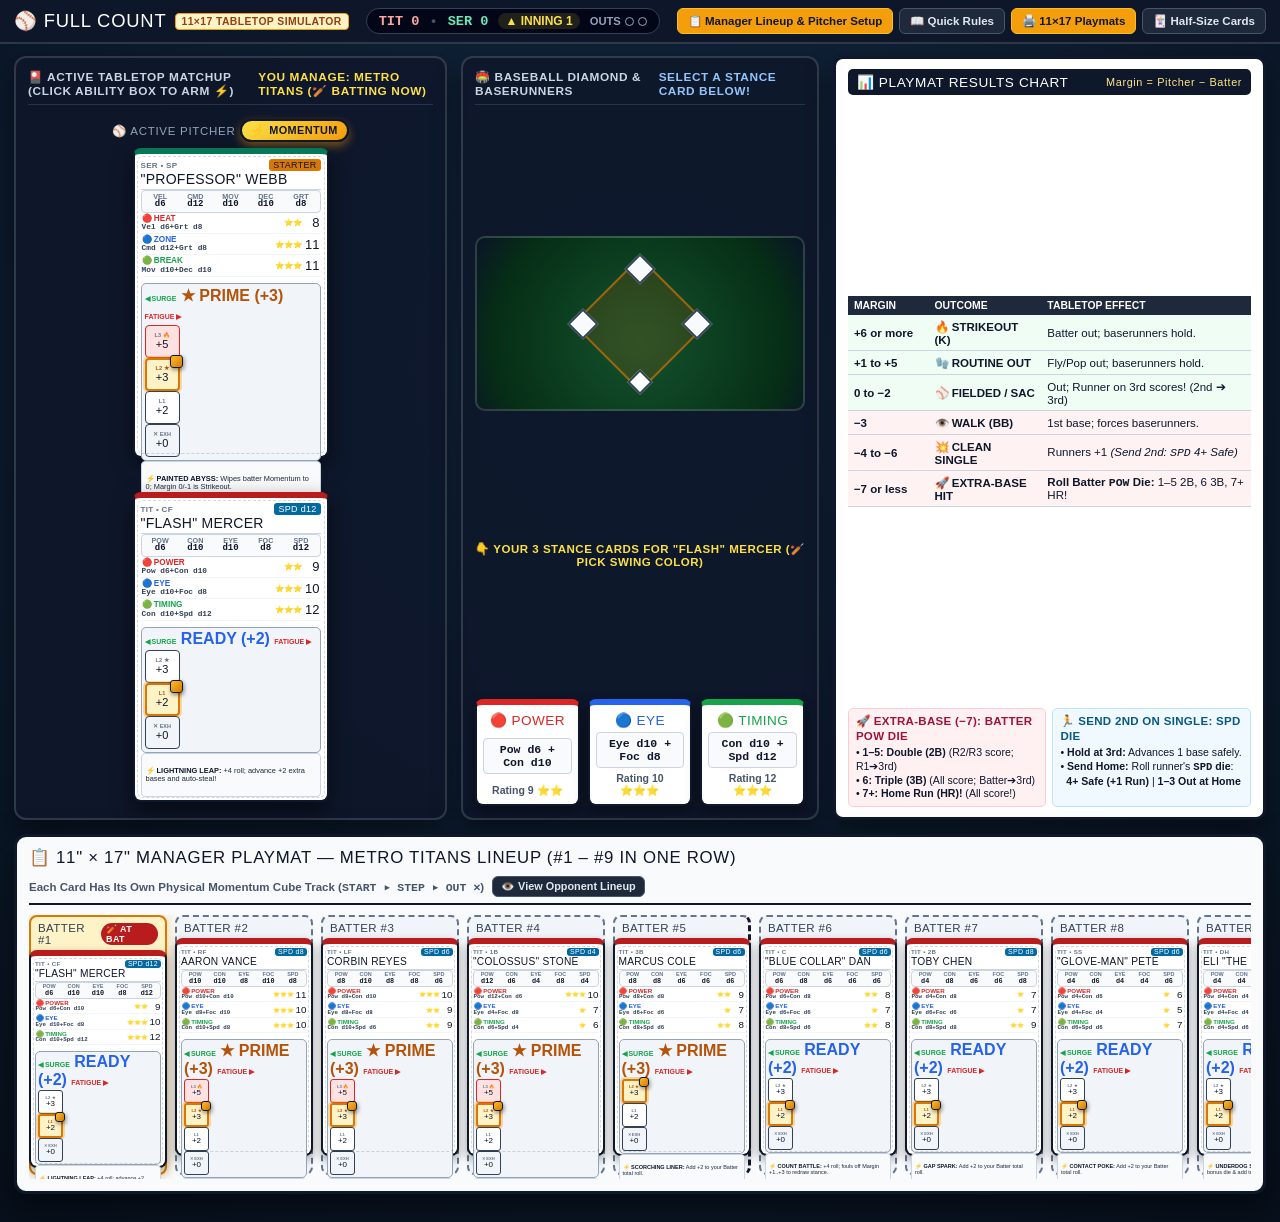
<file: prototype.html>
<!DOCTYPE html>
<html lang="en">
<head>
  <meta charset="UTF-8" />
  <meta name="viewport" content="width=device-width, initial-scale=1.0, maximum-scale=1.0, user-scalable=no, viewport-fit=cover" />
  <title>Full Count — Tabletop Simulator &amp; Playmat Prototype</title>
  <style>
    *, *::before, *::after {
      box-sizing: border-box;
      margin: 0;
      padding: 0;
      -webkit-tap-highlight-color: transparent;
    }

    :root {
      --felt-dark: #07111e;
      --felt-mid: #0f1f33;
      --mat-paper: #f8fafc;
      --mat-border: #0f172a;
      --titans-red: #b91c1c;
      --serpents-green: #047857;
      --stance-red: #dc2626;
      --stance-blue: #2563eb;
      --stance-green: #16a34a;
      --gold: #f59e0b;
      --font-sans: -apple-system, BlinkMacSystemFont, "Segoe UI", Roboto, Helvetica, Arial, sans-serif;
      --font-impact: Impact, "Arial Black", sans-serif;
      --font-mono: "Courier New", Courier, monospace;
    }

    html, body {
      width: 100%;
      min-height: 100dvh;
      background: radial-gradient(circle at 50% 30%, #132842 0%, #07101c 100%);
      color: #f8fafc;
      font-family: var(--font-sans);
      user-select: none;
      -webkit-user-select: none;
      overflow-x: hidden;
    }

    /* ====================================================================== */
    /* TOP TABLETOP SCOREBOARD & MANAGER BAR                                  */
    /* ====================================================================== */
    .table-topbar {
      background: rgba(15, 23, 42, 0.96);
      border-bottom: 2px solid rgba(255, 255, 255, 0.14);
      padding: 8px 14px;
      display: flex;
      flex-wrap: wrap;
      align-items: center;
      justify-content: space-between;
      gap: 10px;
      position: sticky;
      top: 0;
      z-index: 40;
      backdrop-filter: blur(8px);
    }

    .brand-cluster {
      display: flex;
      align-items: center;
      gap: 8px;
    }
    .brand-title {
      font-family: var(--font-impact);
      font-size: 1.15rem;
      letter-spacing: 0.8px;
      color: #ffffff;
    }
    .tabletop-badge {
      background: #fef3c7;
      color: #92400e;
      border: 1px solid #f59e0b;
      font-size: 0.65rem;
      font-weight: 900;
      padding: 2px 6px;
      border-radius: 4px;
      text-transform: uppercase;
      letter-spacing: 0.4px;
    }

    .scoreboard-strip {
      display: flex;
      align-items: center;
      gap: 10px;
      background: #020617;
      border: 1.5px solid #334155;
      padding: 4px 12px;
      border-radius: 999px;
      font-family: var(--font-mono);
      font-weight: 900;
      font-size: 0.85rem;
    }
    .sb-team.titans { color: #fca5a5; }
    .sb-team.serpents { color: #6ee7b7; }
    .sb-inning {
      color: #fde047;
      background: rgba(253, 224, 71, 0.12);
      padding: 1px 7px;
      border-radius: 999px;
      font-family: var(--font-sans);
      font-size: 0.75rem;
    }
    .outs-cluster {
      display: flex;
      align-items: center;
      gap: 4px;
      font-family: var(--font-sans);
      font-size: 0.7rem;
      color: #94a3b8;
    }
    .out-pip {
      width: 9px;
      height: 9px;
      border-radius: 50%;
      border: 1.5px solid #94a3b8;
      background: transparent;
    }
    .out-pip.filled {
      background: #ef4444;
      border-color: #fca5a5;
      box-shadow: 0 0 6px #ef4444;
    }

    .topbar-actions {
      display: flex;
      align-items: center;
      gap: 6px;
      flex-wrap: wrap;
    }
    .tt-btn {
      background: #1e293b;
      color: #e2e8f0;
      border: 1px solid #475569;
      padding: 5px 10px;
      border-radius: 6px;
      font-size: 0.72rem;
      font-weight: 800;
      cursor: pointer;
      transition: all 0.15s;
    }
    .tt-btn:hover { background: #334155; }
    .tt-btn.gold {
      background: #f59e0b;
      color: #0f172a;
      border-color: #fbbf24;
    }
    .tt-btn.gold:hover { background: #fbbf24; }

    /* ====================================================================== */
    /* MAIN TABLETOP WORKSPACE                                                */
    /* ====================================================================== */
    .tabletop-surface {
      max-width: 1440px;
      margin: 0 auto;
      padding: 12px 14px 28px;
      display: flex;
      flex-direction: column;
      gap: 14px;
    }

    /* ====================================================================== */
    /* UPPER TABLETOP ZONE: ACTIVE DUEL ARENA + DIAMOND + PLAYMAT CHARTS      */
    /* ====================================================================== */
    .table-upper-grid {
      display: grid;
      grid-template-columns: 1.15fr 0.95fr 1.15fr;
      gap: 14px;
      align-items: stretch;
    }

    @media (max-width: 1080px) {
      .table-upper-grid {
        grid-template-columns: 1fr;
      }
    }

    /* DUEL MAT: ACTIVE PITCHER VS ACTIVE BATTER PHYSICAL CARDS */
    .duel-mat-panel {
      background: rgba(15, 23, 42, 0.82);
      border: 2px solid rgba(255, 255, 255, 0.15);
      border-radius: 12px;
      padding: 12px;
      display: flex;
      flex-direction: column;
      justify-content: space-between;
      gap: 10px;
      box-shadow: 0 12px 28px rgba(0, 0, 0, 0.45);
    }

    .panel-banner {
      display: flex;
      justify-content: space-between;
      align-items: center;
      border-bottom: 1px solid rgba(255, 255, 255, 0.12);
      padding-bottom: 6px;
      font-size: 0.74rem;
      font-weight: 900;
      text-transform: uppercase;
      letter-spacing: 0.6px;
      color: #cbd5e1;
    }

    .active-cards-stage {
      display: flex;
      align-items: center;
      justify-content: center;
      gap: 14px;
      flex-wrap: wrap;
      padding: 4px 0;
    }

    .card-slot-wrapper {
      display: flex;
      flex-direction: column;
      align-items: center;
      gap: 6px;
    }

    .slot-placard {
      font-family: var(--font-impact);
      font-size: 0.72rem;
      letter-spacing: 0.7px;
      text-transform: uppercase;
      color: #94a3b8;
      display: flex;
      align-items: center;
      gap: 5px;
    }

    /* ====================================================================== */
    /* AUTHENTIC PORTRAIT HALF-SIZE PHYSICAL PLAYER CARD (1.50 : 2.38 RATIO)  */
    /* ====================================================================== */
    .phys-card {
      width: 196px;
      height: 310px;
      background: #ffffff;
      color: #0f172a;
      border: 2px solid #0f172a;
      border-radius: 8px;
      padding: 5px 6px;
      display: flex;
      flex-direction: column;
      justify-content: space-between;
      position: relative;
      box-shadow: 0 8px 20px rgba(0, 0, 0, 0.55);
      transition: transform 0.18s ease, box-shadow 0.18s ease;
    }
    .phys-card::after {
      content: '';
      position: absolute;
      inset: 2px;
      border: 1px dashed rgba(15, 23, 42, 0.16);
      border-radius: 6px;
      pointer-events: none;
    }
    .phys-card.titans { border-top: 6px solid var(--titans-red); }
    .phys-card.serpents { border-top: 6px solid var(--serpents-green); }

    /* Mini version for the 9-Batter Lineup Row on the 11x17 Playmat */
    .phys-card.lineup-mini {
      width: 138px;
      height: 218px;
      padding: 3.5px 4px;
      cursor: pointer;
      box-shadow: 0 4px 10px rgba(0, 0, 0, 0.35);
    }
    .phys-card.lineup-mini:hover {
      transform: translateY(-4px);
      box-shadow: 0 8px 18px rgba(0, 0, 0, 0.5);
    }

    /* Card Header */
    .pc-header {
      border-bottom: 1px solid #cbd5e1;
      padding-bottom: 2px;
    }
    .pc-top-meta {
      display: flex;
      justify-content: space-between;
      align-items: center;
      margin-bottom: 1px;
    }
    .pc-role {
      font-size: 8px;
      font-weight: 900;
      text-transform: uppercase;
      letter-spacing: 0.3px;
      color: #64748b;
    }
    .lineup-mini .pc-role { font-size: 6.2px; }

    .pc-badge {
      background: #0f172a;
      color: #ffffff;
      font-family: var(--font-impact);
      font-size: 9px;
      padding: 1px 4px;
      border-radius: 3px;
      letter-spacing: 0.3px;
    }
    .pc-badge.spd-badge { background: #0369a1; }
    .pc-badge.mom-badge { background: #d97706; color: #0f172a; }
    .lineup-mini .pc-badge { font-size: 7px; padding: 0.5px 3px; }

    .pc-name {
      font-family: var(--font-impact);
      font-size: 14px;
      line-height: 1.05;
      color: #0f172a;
      text-transform: uppercase;
      letter-spacing: 0.25px;
      white-space: nowrap;
      overflow: hidden;
      text-overflow: ellipsis;
    }
    .lineup-mini .pc-name { font-size: 10.2px; }

    /* 5-Column Core Attribute Strip */
    .pc-core-stats {
      display: grid;
      grid-template-columns: repeat(5, 1fr);
      background: #f8fafc;
      border: 1px solid #cbd5e1;
      border-radius: 4px;
      padding: 2px 1px;
      text-align: center;
      font-size: 7.2px;
      font-weight: 800;
      color: #64748b;
      line-height: 1.05;
    }
    .lineup-mini .pc-core-stats { font-size: 5.5px; padding: 1px; }
    .pc-core-stats span {
      display: flex;
      flex-direction: column;
      align-items: center;
    }
    .pc-core-stats span strong {
      color: #0f172a;
      font-family: var(--font-mono);
      font-size: 9px;
      font-weight: 900;
    }
    .lineup-mini .pc-core-stats span strong { font-size: 6.8px; }

    /* 3 Color Stances Table */
    .pc-stances-table {
      width: 100%;
      border-collapse: collapse;
      font-size: 8.5px;
    }
    .lineup-mini .pc-stances-table { font-size: 6.4px; }
    .pc-stances-table tr {
      border-bottom: 1px solid #f1f5f9;
    }
    .pc-stances-table td {
      padding: 2px 1px;
      vertical-align: middle;
    }
    .lineup-mini .pc-stances-table td { padding: 1px 0.5px; }

    .pc-stance-tag {
      font-weight: 900;
      font-size: 8.2px;
      display: block;
      line-height: 1;
    }
    .lineup-mini .pc-stance-tag { font-size: 6.2px; }
    .pc-stance-tag.red { color: var(--stance-red); }
    .pc-stance-tag.blue { color: var(--stance-blue); }
    .pc-stance-tag.green { color: var(--stance-green); }

    .pc-stance-dice {
      font-family: var(--font-mono);
      font-weight: 800;
      font-size: 7.8px;
      color: #334155;
      display: block;
      line-height: 1.05;
    }
    .lineup-mini .pc-stance-dice { font-size: 5.8px; }

    .pc-stars {
      color: #d97706;
      font-size: 7.5px;
      text-align: right;
      white-space: nowrap;
    }
    .lineup-mini .pc-stars { font-size: 5.5px; }

    .pc-rating {
      font-family: var(--font-impact);
      font-size: 13px;
      text-align: right;
      color: #0f172a;
      width: 18px;
    }
    .lineup-mini .pc-rating { font-size: 9.8px; width: 13px; }

    /* ====================================================================== */
    /* PHYSICAL MOMENTUM CUBE TRACK WITH 3D WOODEN/ACRYLIC GAME CUBE!         */
    /* ====================================================================== */
    .pc-cube-track {
      background: #f1f5f9;
      border: 1px solid #94a3b8;
      border-radius: 5px;
      padding: 2.5px 3px 3px;
      display: flex;
      flex-direction: column;
      gap: 2px;
    }
    .lineup-mini .pc-cube-track { padding: 1.5px 2px 2px; gap: 1px; }

    .pc-cube-label {
      font-size: 6.4px;
      font-weight: 900;
      text-transform: uppercase;
      letter-spacing: 0.3px;
      color: #475569;
      text-align: center;
      line-height: 1;
    }
    .lineup-mini .pc-cube-label { font-size: 4.8px; }

    .pc-cube-row {
      display: flex;
      align-items: center;
      justify-content: center;
      gap: 3px;
    }
    .lineup-mini .pc-cube-row { gap: 2px; }

    .pc-cube-box {
      width: 35px;
      height: 33px;
      border: 1.5px solid #334155;
      border-radius: 4px;
      background: #ffffff;
      display: flex;
      flex-direction: column;
      justify-content: center;
      align-items: center;
      position: relative;
    }
    .lineup-mini .pc-cube-box {
      width: 25px;
      height: 24px;
      border-radius: 3px;
    }
    .pc-cube-box.start-box {
      border: 1.5px solid #d97706;
      background: #fffbeb;
    }
    .pc-cube-box.out-box {
      border: 1.5px dashed #94a3b8;
      background: #f8fafc;
    }

    .pc-cube-step {
      font-size: 5.5px;
      font-weight: 900;
      text-transform: uppercase;
      color: #64748b;
      line-height: 1;
    }
    .lineup-mini .pc-cube-step { font-size: 4.2px; }
    .pc-cube-box.start-box .pc-cube-step { color: #b45309; }

    .pc-cube-die {
      font-family: var(--font-impact);
      font-size: 11px;
      color: #0f172a;
      line-height: 1.05;
    }
    .lineup-mini .pc-cube-die { font-size: 8px; }
    .pc-cube-box.out-box .pc-cube-die {
      font-size: 8.5px;
      color: #94a3b8;
    }
    .lineup-mini .pc-cube-box.out-box .pc-cube-die { font-size: 6.5px; }

    .pc-cube-arrow {
      font-size: 8px;
      font-weight: 900;
      color: #64748b;
      line-height: 1;
    }
    .lineup-mini .pc-cube-arrow { font-size: 6px; }

    /* THE PHYSICAL 3D CUBE PLACED ON THE CURRENT MOMENTUM STEP */
    .pc-cube-box.has-cube {
      background: #fef3c7;
      border: 2px solid #d97706;
      box-shadow: 0 0 0 2px rgba(245, 158, 11, 0.35);
    }
    .pc-cube-box.out-box.has-cube {
      background: #fee2e2;
      border: 2px solid #dc2626;
      box-shadow: 0 0 0 2px rgba(220, 38, 38, 0.28);
    }
    .physical-cube-marker {
      position: absolute;
      top: -5px;
      right: -5px;
      width: 13px;
      height: 13px;
      background: linear-gradient(135deg, #fbbf24 0%, #d97706 100%);
      border: 1.5px solid #0f172a;
      border-radius: 3px;
      box-shadow: 1px 2px 4px rgba(0, 0, 0, 0.45);
      z-index: 3;
    }
    .pc-cube-box.out-box .physical-cube-marker {
      background: linear-gradient(135deg, #ef4444 0%, #991b1b 100%);
    }
    .lineup-mini .physical-cube-marker {
      width: 10px;
      height: 10px;
      top: -4px;
      right: -4px;
    }

    /* Special Ability Box on Card */
    .pc-ability-box {
      background: #f8fafc;
      border: 1.5px solid #cbd5e1;
      border-radius: 4px;
      padding: 3px 4px;
      font-size: 7.4px;
      line-height: 1.15;
      color: #1e293b;
      min-height: 44px;
      display: flex;
      flex-direction: column;
      justify-content: center;
      cursor: pointer;
      transition: all 0.15s;
    }
    .lineup-mini .pc-ability-box {
      font-size: 5.5px;
      min-height: 32px;
      padding: 2px 3px;
    }
    .pc-ability-box.armed {
      background: #fef3c7;
      border-color: #d97706;
      box-shadow: 0 0 8px rgba(245, 158, 11, 0.55);
    }
    .pc-ability-box.exhausted {
      opacity: 0.45;
      cursor: not-allowed;
    }
    .pc-ability-title {
      font-weight: 900;
      color: #0f172a;
      text-transform: uppercase;
    }

    /* Physical Momentum Token Badge on Active Card */
    .phys-mom-token {
      background: linear-gradient(135deg, #fde047 0%, #f59e0b 100%);
      color: #0f172a;
      border: 2px solid #0f172a;
      border-radius: 999px;
      padding: 3px 9px;
      font-size: 0.68rem;
      font-weight: 900;
      letter-spacing: 0.4px;
      box-shadow: 0 4px 10px rgba(245, 158, 11, 0.45);
      display: inline-flex;
      align-items: center;
      gap: 4px;
    }

    /* ====================================================================== */
    /* CENTER PANEL: BASEBALL DIAMOND + PHYSICAL BASERUNNER TOKENS + STANCES  */
    /* ====================================================================== */
    .diamond-stance-panel {
      background: rgba(15, 23, 42, 0.85);
      border: 2px solid rgba(255, 255, 255, 0.15);
      border-radius: 12px;
      padding: 12px;
      display: flex;
      flex-direction: column;
      justify-content: space-between;
      gap: 10px;
      box-shadow: 0 12px 28px rgba(0, 0, 0, 0.45);
    }

    .diamond-box {
      position: relative;
      height: 175px;
      background: radial-gradient(circle at 50% 60%, #14532d 0%, #062e16 75%, #091526 100%);
      border: 2px solid rgba(255, 255, 255, 0.16);
      border-radius: 10px;
      display: flex;
      align-items: center;
      justify-content: center;
      overflow: hidden;
    }

    .infield-dirt {
      width: 96px;
      height: 96px;
      border: 2px solid rgba(217, 119, 6, 0.65);
      background: rgba(180, 83, 9, 0.18);
      transform: rotate(45deg);
      position: relative;
    }

    .base-bag {
      position: absolute;
      width: 22px;
      height: 22px;
      background: #f8fafc;
      border: 2px solid #334155;
      transform: rotate(45deg);
      transition: all 0.2s;
    }
    .base-bag.occupied {
      background: #fde047;
      border-color: #b45309;
      box-shadow: 0 0 14px #f59e0b;
    }
    .base-bag.b2 { top: 20px; left: calc(50% - 11px); }
    .base-bag.b3 { top: calc(50% - 11px); left: calc(50% - 68px); }
    .base-bag.b1 { top: calc(50% - 11px); right: calc(50% - 68px); }
    .base-bag.home {
      bottom: 18px;
      left: calc(50% - 9px);
      width: 18px;
      height: 18px;
      background: #ffffff;
    }

    /* Physical Cutout Baserunner Token on Diamond */
    .runner-token-tag {
      position: absolute;
      background: #fef3c7;
      color: #0f172a;
      border: 1.5px solid #0f172a;
      border-radius: 4px;
      padding: 2px 6px;
      font-size: 0.65rem;
      font-weight: 900;
      white-space: nowrap;
      box-shadow: 0 3px 8px rgba(0, 0, 0, 0.5);
      z-index: 5;
    }
    .runner-token-tag.r2 { top: 2px; left: 50%; transform: translateX(-50%); }
    .runner-token-tag.r3 { top: 50%; left: 8px; transform: translateY(-50%); }
    .runner-token-tag.r1 { top: 50%; right: 8px; transform: translateY(-50%); }

    /* Physical 3-Stance Hand (Portrait Half-Size Stance Cards!) */
    .stance-hand-title {
      font-size: 0.72rem;
      font-weight: 900;
      text-transform: uppercase;
      letter-spacing: 0.5px;
      color: #fde047;
      text-align: center;
    }

    .stance-cards-hand {
      display: grid;
      grid-template-columns: repeat(3, 1fr);
      gap: 8px;
    }

    .phys-stance-card {
      background: #ffffff;
      color: #0f172a;
      border: 2px solid #0f172a;
      border-radius: 8px;
      padding: 7px 6px;
      cursor: pointer;
      display: flex;
      flex-direction: column;
      align-items: center;
      justify-content: space-between;
      gap: 4px;
      text-align: center;
      box-shadow: 0 6px 14px rgba(0, 0, 0, 0.45);
      transition: transform 0.16s ease, box-shadow 0.16s ease;
    }
    .phys-stance-card:hover {
      transform: translateY(-5px);
      box-shadow: 0 12px 22px rgba(0, 0, 0, 0.6);
    }
    .phys-stance-card:active {
      transform: translateY(-1px);
    }
    .phys-stance-card.red-card { border-top: 6px solid var(--stance-red); }
    .phys-stance-card.blue-card { border-top: 6px solid var(--stance-blue); }
    .phys-stance-card.green-card { border-top: 6px solid var(--stance-green); }

    .psc-header {
      font-family: var(--font-impact);
      font-size: 0.85rem;
      letter-spacing: 0.4px;
      text-transform: uppercase;
    }
    .red-card .psc-header { color: var(--stance-red); }
    .blue-card .psc-header { color: var(--stance-blue); }
    .green-card .psc-header { color: var(--stance-green); }

    .psc-dice-box {
      width: 100%;
      background: #f8fafc;
      border: 1px solid #cbd5e1;
      border-radius: 4px;
      padding: 4px 3px;
      font-family: var(--font-mono);
      font-size: 0.72rem;
      font-weight: 900;
      color: #0f172a;
    }
    .psc-rating {
      font-size: 0.66rem;
      font-weight: 900;
      color: #475569;
    }

    /* ====================================================================== */
    /* RIGHT PANEL: PRINTED PLAYMAT OUTCOME & EXTRA-BASE (POW DIE) CHART      */
    /* ====================================================================== */
    .playmat-chart-panel {
      background: #ffffff;
      color: #0f172a;
      border: 3px solid #0f172a;
      border-radius: 10px;
      padding: 10px 12px;
      display: flex;
      flex-direction: column;
      justify-content: space-between;
      gap: 8px;
      box-shadow: 0 12px 28px rgba(0, 0, 0, 0.45);
    }

    .pm-chart-header {
      background: #0f172a;
      color: #ffffff;
      font-family: var(--font-impact);
      font-size: 0.85rem;
      letter-spacing: 0.6px;
      padding: 5px 9px;
      border-radius: 5px;
      display: flex;
      justify-content: space-between;
      align-items: center;
    }

    .pm-table {
      width: 100%;
      border-collapse: collapse;
      font-size: 0.72rem;
    }
    .pm-table th {
      background: #1e293b;
      color: #ffffff;
      text-align: left;
      padding: 4px 6px;
      font-size: 0.65rem;
      text-transform: uppercase;
    }
    .pm-table td {
      padding: 4.5px 6px;
      border-bottom: 1px solid #cbd5e1;
    }
    .pm-table tr.p-row { background: #f0fdf4; }
    .pm-table tr.b-row { background: #fef2f2; }
    .pm-table tr.active-row {
      outline: 2.5px solid #f59e0b;
      background: #fef3c7 !important;
      font-weight: 900;
    }

    .pm-subboxes {
      display: grid;
      grid-template-columns: 1fr 1fr;
      gap: 6px;
    }
    .pm-subbox {
      border: 1px solid #cbd5e1;
      border-radius: 5px;
      padding: 5px 7px;
      font-size: 0.66rem;
      line-height: 1.3;
    }
    .pm-subbox h5 {
      font-family: var(--font-impact);
      font-size: 0.72rem;
      letter-spacing: 0.3px;
      text-transform: uppercase;
      margin-bottom: 2px;
    }

    /* ====================================================================== */
    /* LOWER PLAYMAT ZONE: THE 11" x 17" SINGLE UNBROKEN 9-CARD LINEUP ROW!   */
    /* ====================================================================== */
    .playmat-11x17-sheet {
      background: #f8fafc;
      color: #0f172a;
      border: 3px solid #0f172a;
      border-radius: 12px;
      padding: 10px 12px 12px;
      box-shadow: 0 14px 34px rgba(0, 0, 0, 0.55);
      position: relative;
    }

    .playmat-sheet-header {
      display: flex;
      flex-wrap: wrap;
      justify-content: space-between;
      align-items: center;
      gap: 8px;
      border-bottom: 2.5px solid #0f172a;
      padding-bottom: 6px;
      margin-bottom: 10px;
    }

    .playmat-sheet-title {
      font-family: var(--font-impact);
      font-size: 1.05rem;
      letter-spacing: 0.7px;
      text-transform: uppercase;
      color: #0f172a;
      display: flex;
      align-items: center;
      gap: 8px;
    }

    .lineup-row-scroll {
      display: grid;
      grid-template-columns: repeat(9, minmax(138px, 1fr));
      gap: 8px;
      overflow-x: auto;
      padding-bottom: 4px;
    }

    .lineup-slot-cell {
      border: 2px dashed #64748b;
      border-radius: 8px;
      background: #f1f5f9;
      padding: 5px 4px;
      display: flex;
      flex-direction: column;
      align-items: center;
      gap: 4px;
      position: relative;
      transition: all 0.18s;
    }
    /* Visual Center Seam between Slot #5 (Page 1) and Slot #6 (Page 2) */
    .lineup-slot-cell.seam-right {
      border-right: 3px dashed #0f172a;
    }

    .lineup-slot-cell.at-bat-now {
      background: #fef3c7;
      border: 2.5px solid #d97706;
      box-shadow: 0 0 14px rgba(245, 158, 11, 0.45);
    }

    .slot-header-tag {
      width: 100%;
      display: flex;
      justify-content: space-between;
      align-items: center;
      padding: 0 3px;
      font-family: var(--font-impact);
      font-size: 0.72rem;
      color: #334155;
      letter-spacing: 0.4px;
    }
    .at-bat-token-pill {
      background: #b91c1c;
      color: #ffffff;
      font-family: var(--font-sans);
      font-size: 0.56rem;
      font-weight: 900;
      padding: 1px 5px;
      border-radius: 999px;
      text-transform: uppercase;
    }

    /* ====================================================================== */
    /* TABLETOP DUEL RESOLUTION & DICE ROLL MODAL OVERLAY                     */
    /* ====================================================================== */
    .duel-overlay {
      position: fixed;
      inset: 0;
      background: rgba(2, 6, 23, 0.85);
      backdrop-filter: blur(5px);
      z-index: 90;
      display: none;
      align-items: center;
      justify-content: center;
      padding: 14px;
    }
    .duel-overlay.open {
      display: flex;
    }

    .duel-modal-card {
      width: 100%;
      max-width: 580px;
      max-height: 92dvh;
      overflow-y: auto;
      background: #0f172a;
      border: 2px solid #475569;
      border-radius: 14px;
      padding: 14px;
      display: flex;
      flex-direction: column;
      gap: 10px;
      box-shadow: 0 22px 50px rgba(0, 0, 0, 0.75);
    }

    .step-box {
      background: #1e293b;
      border: 1px solid rgba(255, 255, 255, 0.12);
      border-radius: 10px;
      padding: 10px;
      display: flex;
      flex-direction: column;
      gap: 8px;
    }
    .step-header {
      display: flex;
      justify-content: space-between;
      align-items: center;
      font-size: 0.7rem;
      font-weight: 900;
      text-transform: uppercase;
      color: #94a3b8;
      border-bottom: 1px solid rgba(255, 255, 255, 0.08);
      padding-bottom: 4px;
    }

    .stance-clash-row {
      display: grid;
      grid-template-columns: 1fr auto 1fr;
      gap: 10px;
      align-items: center;
    }
    .played-stance-pill {
      border-radius: 8px;
      padding: 7px 8px;
      text-align: center;
      border: 2px solid rgba(255, 255, 255, 0.15);
      background: #0f172a;
    }
    .played-stance-pill.red { border-color: #ef4444; background: rgba(239, 68, 68, 0.16); }
    .played-stance-pill.blue { border-color: #3b82f6; background: rgba(59, 130, 246, 0.16); }
    .played-stance-pill.green { border-color: #22c55e; background: rgba(34, 197, 94, 0.16); }
    .played-stance-pill.winner {
      box-shadow: 0 0 14px rgba(245, 158, 11, 0.55);
      outline: 2px solid #fde047;
    }
    .psp-who { font-size: 0.65rem; font-weight: 800; color: #cbd5e1; }
    .psp-color { font-family: var(--font-impact); font-size: 1rem; margin: 2px 0; }
    .psp-sub { font-size: 0.65rem; font-family: var(--font-mono); color: #e2e8f0; }

    .vs-circle {
      width: 32px;
      height: 32px;
      border-radius: 50%;
      background: #020617;
      border: 1.5px solid #475569;
      display: flex;
      align-items: center;
      justify-content: center;
      font-weight: 900;
      font-size: 0.9rem;
    }

    .duel-winner-banner {
      background: rgba(245, 158, 11, 0.15);
      border: 1px solid rgba(245, 158, 11, 0.45);
      color: #fde047;
      border-radius: 6px;
      padding: 5px 8px;
      text-align: center;
      font-size: 0.74rem;
      font-weight: 900;
    }

    .dice-side-row {
      display: flex;
      justify-content: space-between;
      align-items: center;
      background: #0f172a;
      border: 1px solid rgba(255, 255, 255, 0.08);
      border-radius: 8px;
      padding: 7px 9px;
      gap: 8px;
    }
    .dice-cubes-wrap {
      display: flex;
      align-items: center;
      gap: 6px;
      flex-wrap: wrap;
      margin-top: 4px;
    }
    .die-cube {
      background: #f8fafc;
      color: #0f172a;
      border: 2px solid #334155;
      border-radius: 6px;
      padding: 3px 7px;
      min-width: 52px;
      text-align: center;
      box-shadow: 0 3px 6px rgba(0, 0, 0, 0.35);
      transition: transform 0.15s ease, background 0.15s ease;
    }
    .die-cube.unrolled {
      background: #1e293b;
      color: #fde047;
      border: 2px dashed #f59e0b;
      cursor: pointer;
    }
    .die-cube.unrolled .dc-meta { color: #cbd5e1; }
    .die-cube.unrolled .dc-val { color: #fde047; }
    .die-cube.rolling {
      animation: dieShake 0.14s infinite alternate ease-in-out;
      background: #fef3c7;
      border-color: #f59e0b;
    }
    @keyframes dieShake {
      0%   { transform: translate(-2px, -2px) rotate(-6deg) scale(1.05); }
      50%  { transform: translate(2px, 2px) rotate(6deg) scale(1.08); }
      100% { transform: translate(-1px, 2px) rotate(-4deg) scale(1.04); }
    }
    .die-cube.mom-cube {
      background: #fef3c7;
      border-color: #d97706;
    }
    .die-cube.pow-cube {
      background: #ffe4e6;
      border-color: #e11d48;
    }
    .btn-roll-dice {
      width: 100%;
      background: linear-gradient(135deg, #22c55e 0%, #15803d 100%);
      color: #ffffff;
      border: 2px solid #86efac;
      border-radius: 8px;
      padding: 11px;
      font-family: var(--font-impact);
      font-size: 1.05rem;
      letter-spacing: 0.7px;
      cursor: pointer;
      box-shadow: 0 6px 18px rgba(34, 197, 94, 0.4);
      transition: transform 0.12s ease, filter 0.12s ease;
    }
    .btn-roll-dice:hover {
      filter: brightness(1.08);
      transform: translateY(-2px);
    }
    .btn-roll-dice:disabled {
      opacity: 0.6;
      cursor: wait;
      transform: none;
    }
    .dc-meta {
      display: block;
      font-size: 0.56rem;
      font-weight: 900;
      color: #475569;
    }
    .dc-val {
      display: block;
      font-family: var(--font-impact);
      font-size: 1.05rem;
      color: #0f172a;
    }
    .ds-total-box {
      text-align: right;
      min-width: 54px;
    }
    .dst-label { font-size: 0.56rem; font-weight: 900; color: #94a3b8; }
    .dst-num { font-family: var(--font-impact); font-size: 1.4rem; color: #ffffff; }

    .margin-calc-bar {
      display: flex;
      justify-content: space-between;
      align-items: center;
      background: #020617;
      padding: 6px 10px;
      border-radius: 6px;
      font-family: var(--font-mono);
      font-size: 0.76rem;
      font-weight: 800;
    }
    .mc-badge {
      background: #f59e0b;
      color: #0f172a;
      padding: 2px 8px;
      border-radius: 4px;
      font-weight: 900;
    }

    .outcome-hero {
      border-radius: 8px;
      padding: 9px 10px;
      text-align: center;
      border: 1.5px solid rgba(255, 255, 255, 0.2);
    }
    .outcome-hero.pitcher-win {
      background: rgba(22, 163, 74, 0.18);
      border-color: #22c55e;
    }
    .outcome-hero.batter-win {
      background: rgba(239, 68, 68, 0.2);
      border-color: #ef4444;
    }
    .oh-title {
      font-family: var(--font-impact);
      font-size: 1.15rem;
      letter-spacing: 0.5px;
      margin-bottom: 3px;
    }
    .oh-desc {
      font-size: 0.78rem;
      color: #e2e8f0;
    }
    .oh-degrade {
      margin-top: 6px;
      font-size: 0.7rem;
      font-weight: 800;
      color: #fde047;
      background: rgba(0, 0, 0, 0.35);
      padding: 4px 6px;
      border-radius: 4px;
    }

    .btn-next-ab {
      width: 100%;
      background: linear-gradient(135deg, #f59e0b 0%, #d97706 100%);
      color: #0f172a;
      border: none;
      border-radius: 8px;
      padding: 11px;
      font-family: var(--font-impact);
      font-size: 1rem;
      letter-spacing: 0.6px;
      cursor: pointer;
    }

    /* ====================================================================== */
    /* MANAGER LINEUP & STARTING PITCHER SETUP MODAL                          */
    /* ====================================================================== */
    .setup-modal-card {
      width: 100%;
      max-width: 780px;
      max-height: 92dvh;
      overflow-y: auto;
      background: #0f172a;
      border: 2px solid #f59e0b;
      border-radius: 14px;
      padding: 16px;
      display: flex;
      flex-direction: column;
      gap: 12px;
      box-shadow: 0 24px 60px rgba(0, 0, 0, 0.85);
    }

    .setup-Order-list {
      display: grid;
      grid-template-columns: repeat(3, 1fr);
      gap: 8px;
    }
    @media (max-width: 680px) {
      .setup-Order-list { grid-template-columns: 1fr; }
    }
    .setup-batter-item {
      background: #1e293b;
      border: 1.5px solid #475569;
      border-radius: 8px;
      padding: 7px 9px;
      display: flex;
      justify-content: space-between;
      align-items: center;
      cursor: pointer;
      transition: all 0.15s;
    }
    .setup-batter-item.selected-swap {
      border-color: #fde047;
      background: rgba(245, 158, 11, 0.22);
      box-shadow: 0 0 10px rgba(245, 158, 11, 0.45);
    }
  </style>
</head>
<body>

  <!-- TOP TABLETOP BAR -->
  <header class="table-topbar">
    <div class="brand-cluster">
      <span class="brand-title">⚾ FULL COUNT</span>
      <span class="tabletop-badge">11×17 Tabletop Simulator</span>
    </div>

    <div class="scoreboard-strip">
      <span class="sb-team titans" id="sb-titans">TIT 0</span>
      <span style="color:#475569;">•</span>
      <span class="sb-team serpents" id="sb-serpents">SER 0</span>
      <span class="sb-inning" id="sb-inning">▲ 1ST</span>
      <div class="outs-cluster">
        <span>OUTS</span>
        <span class="out-pip" id="out-pip-1"></span>
        <span class="out-pip" id="out-pip-2"></span>
      </div>
    </div>

    <div class="topbar-actions">
      <button class="tt-btn gold" onclick="openLineupSetupModal()">📋 Manager Lineup &amp; Pitcher Setup</button>
      <button class="tt-btn" onclick="openRulesModal()">📖 Quick Rules</button>
      <button class="tt-btn" id="btn-reopen-duel" style="display:none;" onclick="openDuelOverlay()">🎲 Last Roll</button>
      <a href="playmats.html" target="_blank" class="tt-btn gold" style="text-decoration:none;">🖨️ 11×17 Playmats</a>
      <a href="print_sheets.html" target="_blank" class="tt-btn" style="text-decoration:none;">🃏 Half-Size Cards</a>
    </div>
  </header>

  <!-- MAIN TABLETOP SURFACE -->
  <main class="tabletop-surface">

    <!-- UPPER TABLETOP ROW: ACTIVE DUEL CARDS | DIAMOND & STANCE HAND | PLAYMAT RESULTS CHART -->
    <section class="table-upper-grid">

      <!-- 1. ACTIVE PITCHER VS. ACTIVE BATTER PHYSICAL PORTRAIT CARDS -->
      <div class="duel-mat-panel">
        <div class="panel-banner">
          <span>🎴 ACTIVE TABLETOP MATCHUP (CLICK ABILITY BOX TO ARM ⚡)</span>
          <span id="matchup-team-indicator" style="color:#fde047;">You Manage: Metro Titans</span>
        </div>

        <div class="active-cards-stage">
          <!-- ACTIVE PITCHER SLOT -->
          <div class="card-slot-wrapper">
            <div class="slot-placard">
              <span>⚾ ACTIVE PITCHER</span>
              <span id="p-mom-holder-badge" class="phys-mom-token">⚡ MOMENTUM</span>
            </div>
            <div id="active-pitcher-card-mount"></div>
          </div>

          <!-- ACTIVE BATTER SLOT -->
          <div class="card-slot-wrapper">
            <div class="slot-placard">
              <span id="active-batter-slot-label">🏏 BATTER #1</span>
              <span id="b-mom-holder-badge" class="phys-mom-token" style="display:none;">⚡ MOMENTUM</span>
            </div>
            <div id="active-batter-card-mount"></div>
          </div>
        </div>
      </div>

      <!-- 2. BASEBALL DIAMOND (WITH BASERUNNER TOKENS) & 3-COLOR STANCE CARDS -->
      <div class="diamond-stance-panel">
        <div class="panel-banner">
          <span>🏟️ BASEBALL DIAMOND &amp; BASERUNNERS</span>
          <span id="last-play-banner" style="color:#93c5fd;">Select a Stance Card below!</span>
        </div>

        <div class="diamond-box">
          <div class="infield-dirt"></div>
          <div class="base-bag b2" id="bag-2b"></div>
          <div class="base-bag b3" id="bag-3b"></div>
          <div class="base-bag b1" id="bag-1b"></div>
          <div class="base-bag home"></div>

          <div class="runner-token-tag r2" id="runner-tag-2b" style="display:none;"></div>
          <div class="runner-token-tag r3" id="runner-tag-3b" style="display:none;"></div>
          <div class="runner-token-tag r1" id="runner-tag-1b" style="display:none;"></div>
        </div>

        <div class="stance-hand-title" id="stance-hand-prompt">
          👇 YOUR 3 STANCE CARDS (TAP ONE TO REVEAL SIMULTANEOUSLY)
        </div>

        <div class="stance-cards-hand">
          <button class="phys-stance-card red-card" onclick="playStance('red')">
            <div class="psc-header" id="sc-red-title">🔴 POWER</div>
            <div class="psc-dice-box" id="sc-red-dice">POW + CON</div>
            <div class="psc-rating" id="sc-red-rating">Rating 10 ⭐⭐⭐</div>
          </button>

          <button class="phys-stance-card blue-card" onclick="playStance('blue')">
            <div class="psc-header" id="sc-blue-title">🔵 EYE</div>
            <div class="psc-dice-box" id="sc-blue-dice">EYE + FOC</div>
            <div class="psc-rating" id="sc-blue-rating">Rating 9 ⭐⭐</div>
          </button>

          <button class="phys-stance-card green-card" onclick="playStance('green')">
            <div class="psc-header" id="sc-green-title">🟢 TIMING</div>
            <div class="psc-dice-box" id="sc-green-dice">CON + SPD</div>
            <div class="psc-rating" id="sc-green-rating">Rating 9 ⭐⭐</div>
          </button>
        </div>
      </div>

      <!-- 3. PLAYMAT RESULTS CHART (PRINTED RIGHT ON THE PLAYMAT) -->
      <div class="playmat-chart-panel">
        <div class="pm-chart-header">
          <span>📊 PLAYMAT RESULTS CHART</span>
          <span style="font-size:0.68rem; font-family:var(--font-sans); color:#fde68a;">Margin = Pitcher − Batter</span>
        </div>

        <table class="pm-table" id="playmat-live-table">
          <thead>
            <tr>
              <th style="width:20%;">Margin</th>
              <th style="width:28%;">Outcome</th>
              <th>Tabletop Effect</th>
            </tr>
          </thead>
          <tbody>
            <tr class="p-row" data-band="k">
              <td><strong>+6 or more</strong></td>
              <td><strong>🔥 STRIKEOUT (K)</strong></td>
              <td>Batter out; baserunners hold.</td>
            </tr>
            <tr class="p-row" data-band="out">
              <td><strong>+1 to +5</strong></td>
              <td><strong>🧤 ROUTINE OUT</strong></td>
              <td>Fly/Pop out; baserunners hold.</td>
            </tr>
            <tr class="p-row" data-band="sac">
              <td><strong>0 to −2</strong></td>
              <td><strong>⚾ FIELDED / SAC</strong></td>
              <td>Out; Runner on 3rd scores! (2nd ➔ 3rd)</td>
            </tr>
            <tr class="b-row" data-band="bb">
              <td><strong>−3</strong></td>
              <td><strong>👁️ WALK (BB)</strong></td>
              <td>1st base; forces baserunners.</td>
            </tr>
            <tr class="b-row" data-band="1b">
              <td><strong>−4 to −6</strong></td>
              <td><strong>💥 CLEAN SINGLE</strong></td>
              <td>Runners +1 <em>(Send 2nd: <code>SPD</code> 4+ Safe)</em></td>
            </tr>
            <tr class="b-row" data-band="xbh">
              <td><strong>−7 or less</strong></td>
              <td><strong>🚀 EXTRA-BASE HIT</strong></td>
              <td><strong>Roll Batter <code>POW</code> Die:</strong> 1–5 2B, 6 3B, 7+ HR!</td>
            </tr>
          </tbody>
        </table>

        <div class="pm-subboxes">
          <div class="pm-subbox" style="background:#fff1f2; border-color:#fecdd3;">
            <h5 style="color:#9f1239;">🚀 EXTRA-BASE (−7): BATTER POW DIE</h5>
            • <strong>1–5:</strong> <strong>Double (2B)</strong> (R2/R3 score; R1➔3rd)<br>
            • <strong>6:</strong> <strong>Triple (3B)</strong> (All score; Batter➔3rd)<br>
            • <strong>7+:</strong> <strong>Home Run (HR)!</strong> (All score!)
          </div>
          <div class="pm-subbox" style="background:#f0f9ff; border-color:#bae6fd;">
            <h5 style="color:#075985;">🏃 SEND 2ND ON SINGLE: SPD DIE</h5>
            • <strong>Hold at 3rd:</strong> Advances 1 base safely.<br>
            • <strong>Send Home:</strong> Roll runner's <strong><code>SPD</code> die</strong>:<br>
            &nbsp;&nbsp;<strong>4+ Safe (+1 Run)</strong> | <strong>1–3 Out at Home</strong>
          </div>
        </div>
      </div>

    </section>

    <!-- LOWER TABLETOP ROW: THE 11" x 17" LANDSCAPE PLAYMAT WITH ALL 9 BATTERS IN 1 ROW! -->
    <section class="playmat-11x17-sheet">
      <div class="playmat-sheet-header">
        <div class="playmat-sheet-title">
          <span id="playmat-team-title">📋 11" × 17" MANAGER PLAYMAT — BATTING LINEUP (#1 – #9 IN A SINGLE ROW)</span>
        </div>
        <div style="display:flex; align-items:center; gap:8px; font-size:0.72rem; font-weight:800; color:#475569;">
          <span>Each Card Has Its Own Physical Momentum Cube Track (<code>START ▸ STEP ▸ OUT ✕</code>)</span>
          <button class="tt-btn" style="padding:3px 8px; font-size:0.68rem;" onclick="toggleInspectedLineupTeam()">👁️ View Opponent Lineup</button>
        </div>
      </div>

      <div class="lineup-row-scroll" id="playmat-9-row"></div>
    </section>

  </main>

  <!-- ====================================================================== -->
  <!-- 3-STEP AT-BAT DUEL & PHYSICAL DICE RESOLUTION OVERLAY                  -->
  <!-- ====================================================================== -->
  <div class="duel-overlay" id="duel-overlay">
    <div class="duel-modal-card">

      <!-- STEP 1: SIMULTANEOUS 3-COLOR PITCH GUESS -->
      <div class="step-box">
        <div class="step-header">
          <span>1. SIMULTANEOUS PITCH GUESS</span>
          <span>🎯 Match = Batter ⚡ | 🌀 Mismatch = Pitcher ⚡</span>
        </div>

        <div class="stance-clash-row">
          <div class="played-stance-pill" id="duel-p-card">
            <div class="psp-who" id="duel-p-who">⚾ PITCHER</div>
            <div class="psp-color" id="duel-p-color">🔴 RED</div>
            <div class="psp-sub" id="duel-p-sub">HEAT</div>
          </div>

          <div class="vs-circle" id="duel-vs-symbol">≠</div>

          <div class="played-stance-pill" id="duel-b-card">
            <div class="psp-who" id="duel-b-who">🏏 BATTER</div>
            <div class="psp-color" id="duel-b-color">🔵 BLUE</div>
            <div class="psp-sub" id="duel-b-sub">EYE</div>
          </div>
        </div>

        <div class="duel-winner-banner" id="duel-winner-banner"></div>
      </div>

      <!-- STEP 2: INTERACTIVE VIRTUAL DICE TRAY -->
      <div class="step-box">
        <div class="step-header">
          <span>2. VIRTUAL DICE TRAY (2 STANCE DICE + HOLDER'S ⚡ MOMENTUM DIE)</span>
          <span id="duel-holder-tag" style="color:#fde047;"></span>
        </div>

        <div class="dice-side-row">
          <div>
            <div id="duel-p-dice-label" style="font-size:0.74rem;">⚾ Pitcher</div>
            <div class="dice-cubes-wrap" id="duel-p-cubes"></div>
          </div>
          <div class="ds-total-box">
            <div class="dst-label">PITCHER</div>
            <div class="dst-num" id="duel-p-total">?</div>
          </div>
        </div>

        <div class="dice-side-row">
          <div>
            <div id="duel-b-dice-label" style="font-size:0.74rem;">🏏 Batter</div>
            <div class="dice-cubes-wrap" id="duel-b-cubes"></div>
          </div>
          <div class="ds-total-box">
            <div class="dst-label">BATTER</div>
            <div class="dst-num" id="duel-b-total">?</div>
          </div>
        </div>

        <!-- Roll Dice Pool Button (Shown before rolling!) -->
        <button class="btn-roll-dice" id="btn-roll-main-pool" onclick="rollMainDicePool()">
          🎲 SHAKE &amp; ROLL DICE POOL!
        </button>

        <!-- Calculated Margin Bar (Hidden until dice pool is rolled!) -->
        <div class="margin-calc-bar" id="duel-margin-bar" style="display:none;">
          <span id="duel-margin-formula">Pitcher (0) − Batter (0)</span>
          <span class="mc-badge" id="duel-margin-badge">MARGIN: 0</span>
        </div>
      </div>

      <!-- STEP 3: AT-BAT OUTCOME, EXTRA-BASE POW DIE & 3RD-BASE COACH (Hidden until main dice are rolled!) -->
      <div class="step-box" id="duel-step3-box" style="display:none;">
        <div class="step-header">
          <span>3. PLAYMAT OUTCOME &amp; CUBE TRACK UPDATE</span>
          <span id="duel-score-status">TIT 0 - SER 0</span>
        </div>

        <!-- Pending Extra-Base POW Die Roll Box (When Margin <= -7) -->
        <div id="xbh-pending-roll-box" style="display:none; background:rgba(225,29,72,0.16); border:1.5px solid #f43f5e; border-radius:8px; padding:10px; text-align:center;">
          <div id="xbh-pending-prompt" style="font-size:0.78rem; font-weight:900; color:#fecdd3; margin-bottom:8px;"></div>
          <div id="xbh-pending-die-mount" style="display:flex; justify-content:center; margin-bottom:8px;"></div>
          <button class="btn-roll-dice" id="btn-roll-xbh-pow" style="background:linear-gradient(135deg,#e11d48 0%,#be123c 100%); border-color:#fda4af;" onclick="rollExtraBasePowDie()">
            🎲 ROLL BATTER'S POW DIE FOR EXTRA-BASE HIT!
          </button>
        </div>

        <div class="outcome-hero" id="duel-outcome-hero" style="display:none;">
          <div class="oh-title" id="duel-outcome-title"></div>
          <div class="oh-desc" id="duel-outcome-desc"></div>
          <div id="duel-xbh-pow-box" style="display:none; margin-top:6px;"></div>
          <div class="oh-degrade" id="duel-outcome-degrade" style="display:none;"></div>
        </div>

        <!-- Interactive 3rd-Base Coach Decision on Clean Single with Runner on 2nd -->
        <div id="send-runner-box" style="display:none; background:rgba(245,158,11,0.16); border:1.5px solid #f59e0b; border-radius:8px; padding:8px 10px; text-align:center;">
          <div id="send-runner-prompt" style="font-size:0.74rem; font-weight:900; color:#fef08a; margin-bottom:6px;"></div>
          <div id="send-runner-die-mount" style="display:flex; justify-content:center; margin-bottom:6px;"></div>
          <div id="send-runner-actions" style="display:grid; grid-template-columns:1fr 1fr; gap:8px;">
            <button class="tt-btn" style="padding:7px;" onclick="holdRunnerAt3rd()">🛑 HOLD AT 3RD (Safe)</button>
            <button class="tt-btn gold" id="btn-send-home" style="padding:7px;" onclick="sendRunnerHome()">🏃 ROLL SPD DIE TO SEND HOME!</button>
          </div>
          <div id="send-runner-result" style="display:none; font-size:0.75rem; font-weight:900; margin-top:5px;"></div>
        </div>
      </div>

      <button class="btn-next-ab" id="btn-continue-ab" style="display:none;" onclick="closeDuelOverlay()">
        CONTINUE TO NEXT AT-BAT ▶
      </button>
    </div>
  </div>

  <!-- ====================================================================== -->
  <!-- MANAGER LINEUP (#1-#9) & PITCHING STAFF SETUP MODAL                    -->
  <!-- ====================================================================== -->
  <div class="duel-overlay" id="setup-modal">
    <div class="setup-modal-card">
      <div style="display:flex; justify-content:space-between; align-items:center; border-bottom:1px solid #334155; padding-bottom:8px;">
        <div>
          <h3 style="font-family:var(--font-impact); font-size:1.15rem; letter-spacing:0.6px; color:#fde047;">
            📋 MANAGER PLAYMAT SETUP — SET YOUR BATTING ORDER (#1–#9) &amp; PITCHER
          </h3>
          <p style="font-size:0.72rem; color:#94a3b8;">
            No player has a predetermined lineup spot! Tap any two batters below to swap their slots (#1–#9), or choose your active pitcher.
          </p>
        </div>
        <button class="tt-btn" onclick="closeLineupSetupModal()">✕ Close</button>
      </div>

      <div style="display:flex; flex-wrap:wrap; justify-content:space-between; align-items:center; gap:8px; background:#1e293b; padding:8px 10px; border-radius:8px;">
        <div style="font-size:0.78rem; font-weight:800;">
          Managing Team: <strong id="setup-team-name" style="color:#fde047;">Metro Titans</strong>
        </div>
        <div style="display:flex; gap:6px;">
          <button class="tt-btn" onclick="switchUserTeam()">🔄 Switch Managed Team</button>
          <button class="tt-btn" style="background:#dc2626; border-color:#ef4444;" onclick="resetNewGame()">♻️ Reset New Game</button>
        </div>
      </div>

      <div>
        <div style="font-size:0.75rem; font-weight:900; color:#93c5fd; margin-bottom:6px; text-transform:uppercase;">
          1. Your Batting Lineup Slots (#1 to #9) — Tap Two Players to Swap Order:
        </div>
        <div class="setup-Order-list" id="setup-lineup-grid"></div>
      </div>

      <div>
        <div style="font-size:0.75rem; font-weight:900; color:#86efac; margin-bottom:6px; text-transform:uppercase;">
          2. Active Pitcher Slot (Starters &amp; Bullpen Relievers — Tap to Put on the Mound):
        </div>
        <div class="setup-Order-list" id="setup-pitcher-grid"></div>
      </div>

      <button class="btn-next-ab" onclick="closeLineupSetupModal()">
        ✅ LOCK IN PLAYMAT LINEUP &amp; PLAY BALL!
      </button>
    </div>
  </div>

  <!-- ====================================================================== -->
  <!-- QUICK RULES MODAL (MATCHING PLAYMAT LEFT SHEET)                        -->
  <!-- ====================================================================== -->
  <div class="duel-overlay" id="rules-modal">
    <div class="setup-modal-card">
      <div style="display:flex; justify-content:space-between; align-items:center; border-bottom:1px solid #334155; padding-bottom:8px;">
        <h3 style="font-family:var(--font-impact); font-size:1.1rem; color:#fde047;">⚾ FULL COUNT — PLAYMAT QUICK RULES REFERENCE</h3>
        <button class="tt-btn" onclick="closeRulesModal()">✕ Close</button>
      </div>
      <div style="display:grid; grid-template-columns:1fr 1fr; gap:10px; font-size:0.76rem; line-height:1.45; color:#e2e8f0;">
        <div style="background:#1e293b; padding:10px; border-radius:8px; border:1px solid #334155;">
          <strong style="color:#fde047;">1. SIMULTANEOUS PITCH GUESS (🔴 / 🔵 / 🟢)</strong><br>
          • Both managers secretly select and reveal one Color Stance card:<br>
          &nbsp;&nbsp;— <strong>🔴 Red:</strong> Pitcher <code>VEL+GRT</code> vs. Batter <code>POW+CON</code><br>
          &nbsp;&nbsp;— <strong>🔵 Blue:</strong> Pitcher <code>CMD+GRT</code> vs. Batter <code>EYE+FOC</code><br>
          &nbsp;&nbsp;— <strong>🟢 Green:</strong> Pitcher <code>MOV+DEC</code> vs. Batter <code>CON+SPD</code><br>
          • <strong>🎯 MATCH (Same Color):</strong> Batter claims the <strong>⚡ Momentum Token</strong>!<br>
          • <strong>🌀 MISMATCH (Different Colors):</strong> Pitcher claims the <strong>⚡ Momentum Token</strong>!
        </div>
        <div style="background:#1e293b; padding:10px; border-radius:8px; border:1px solid #334155;">
          <strong style="color:#fde047;">2. ROLL DICE &amp; EXTRA-BASE POW DIE</strong><br>
          • Each player rolls the <strong>2 Attribute Dice</strong> for the color they chose.<br>
          • The <strong>⚡ Momentum Holder</strong> also rolls their current <strong>Momentum Die</strong> (<code>d12</code>, <code>d8</code>, or <code>d6</code> where their cube sits).<br>
          • <strong><code>Margin = Pitcher Total − Batter Total</code></strong>.<br>
          • On an <strong>Extra-Base Hit (−7 or less)</strong>, roll the <strong>Batter's <code>POW</code> Die</strong>: <strong><code>1–5</code> = Double (2B)</strong>, <strong><code>6</code> = Triple (3B)</strong>, <strong><code>7+</code> = Home Run (HR)!</strong>
        </div>
        <div style="background:#1e293b; padding:10px; border-radius:8px; border:1px solid #334155;">
          <strong style="color:#fde047;">3. MOMENTUM CUBE TRACK &amp; SPECIAL ABILITIES</strong><br>
          • Place a cube on each player's <strong><code>START</code></strong> box (<code>d12</code>, <code>d8</code>, or <code>d6</code>).<br>
          • Tap any active card's <strong>⚡ Special Ability box</strong> before pitching/swinging to arm it. Using an ability slides that player's cube <strong>1 box right</strong> (<code>d12 ▸ d8 ▸ d6 ▸ OUT ✕</code>) <em>after</em> the at-bat resolves.
        </div>
        <div style="background:#1e293b; padding:10px; border-radius:8px; border:1px solid #334155;">
          <strong style="color:#fde047;">4. PITCHER ENDURANCE &amp; SENDING RUNNERS</strong><br>
          • <strong>Starters (SP):</strong> Slide cube 1 box right each time <code>BATTER #1</code> starts a new loop through the batting order.<br>
          • <strong>Relievers (RP):</strong> Slide cube 1 box right at the start of each new inning they remain on the mound.<br>
          • <strong>Single with Runner on 2nd:</strong> Hold at 3rd (safe) OR Send Home (roll runner's <code>SPD</code> die: <strong>4+ Safe</strong> / <strong>1–3 Out</strong>).
        </div>
      </div>
    </div>
  </div>

  <script>
    // =========================================================================
    // FULL COUNT V4 — TABLETOP SIMULATOR ENGINE & ROSTERS
    // =========================================================================
    const DIE_MAX = { d4: 4, d6: 6, d8: 8, d10: 10, d12: 12 };
    const DIE_AVG = { d4: 2.5, d6: 3.5, d8: 4.5, d10: 5.5, d12: 6.5 };
    const MOM_LADDER = ['d12', 'd8', 'd6', 'None'];

    function stepDownDie(die) {
      const idx = MOM_LADDER.indexOf(die);
      if (idx === -1 || idx >= MOM_LADDER.length - 1) return 'None';
      return MOM_LADDER[idx + 1];
    }

    function rollDie(dieStr) {
      const faces = DIE_MAX[dieStr] || 0;
      if (!faces) return 0;
      return Math.floor(Math.random() * faces) + 1;
    }

    function calcRating(d1, d2) {
      return Math.round((DIE_AVG[d1] + DIE_AVG[d2]) * 10) / 10;
    }

    function getStars(rating) {
      if (rating >= 10) return '⭐⭐⭐';
      if (rating >= 8) return '⭐⭐';
      return '⭐';
    }

    // Complete 30-Player Rosters (Matching team_cards.html 100% — No predetermined lineup titles!)
    const TEAMS_TEMPLATE = {
      titans: {
        name: 'Metro Titans',
        short: 'TIT',
        themeClass: 'titans',
        pitchers: [
          { id: 't_sp1', pos: 'SP', name: '"Apex" Garrison', isStarter: true, vel: 'd12', cmd: 'd6', mov: 'd8', dec: 'd6', grt: 'd10', startMom: 'd12', mom: 'd12', abilityName: '102 MPH Heat', abilityDesc: 'Treat pitch die as natural 12 (+4 Bonus).', abilityType: 'reroll_pitch' },
          { id: 't_sp2', pos: 'SP', name: '"Brick" Kowalski', isStarter: true, vel: 'd8', cmd: 'd8', mov: 'd10', dec: 'd6', grt: 'd8', startMom: 'd8', mom: 'd8', abilityName: 'Twin-Killer Sinker', abilityDesc: '+5 Pitch; Margin 0+ triggers instant Double Play!', abilityType: 'iron_sink' },
          { id: 't_sp3', pos: 'SP', name: 'Dakota Ridge', isStarter: true, vel: 'd6', cmd: 'd8', mov: 'd6', dec: 'd6', grt: 'd8', startMom: 'd8', mom: 'd8', abilityName: 'Deep Stamina', abilityDesc: 'Add +5 to pitch roll; wipes batter Momentum to 0.', abilityType: 'pitch_plus2' },
          { id: 't_rp1', pos: 'RP', name: '"Spitfire" Ramos', isStarter: false, vel: 'd10', cmd: 'd4', mov: 'd8', dec: 'd4', grt: 'd8', startMom: 'd8', mom: 'd8', abilityName: 'Flamethrower Smoke', abilityDesc: 'Add +5 to pitch roll; wipes batter Momentum to 0.', abilityType: 'pitch_plus2' },
          { id: 't_rp2', pos: 'RP', name: '"Lefty" Vance', isStarter: false, vel: 'd6', cmd: 'd8', mov: 'd8', dec: 'd8', grt: 'd6', startMom: 'd6', mom: 'd6', abilityName: 'Wicked Wipeout', abilityDesc: 'Add +5 to pitch roll; wipes batter Momentum to 0.', abilityType: 'pitch_plus2' },
          { id: 't_cl',  pos: 'RP', name: '"The Beast" Tanker', isStarter: false, vel: 'd12', cmd: 'd4', mov: 'd8', dec: 'd6', grt: 'd12', startMom: 'd12', mom: 'd12', abilityName: 'Lights Out', abilityDesc: 'Auto-claim ⚡ Momentum Token & +2 Pitcher roll!', abilityType: 'steal_mom' }
        ],
        batters: [
          { id: 't_b1', pos: 'CF', name: '"Flash" Mercer', pow: 'd6', con: 'd10', eye: 'd10', foc: 'd8', spd: 'd12', startMom: 'd8', mom: 'd8', abilityName: 'Lightning Leap', abilityDesc: '+4 roll; advance +2 extra bases and auto-steal!', abilityType: 'extra_base' },
          { id: 't_b2', pos: 'RF', name: 'Aaron Vance', pow: 'd10', con: 'd10', eye: 'd8', foc: 'd10', spd: 'd8', startMom: 'd12', mom: 'd12', abilityName: 'Strikeout Shield', abilityDesc: '+4 roll; strikeout immune! Margin > 0 is Sac; hit is 2B.', abilityType: 'pure_barrel' },
          { id: 't_b3', pos: 'LF', name: 'Corbin Reyes', pow: 'd8', con: 'd10', eye: 'd8', foc: 'd8', spd: 'd6', startMom: 'd12', mom: 'd12', abilityName: 'Grand Slammer', abilityDesc: 'Add +5 to roll with RISP; all runners score.', abilityType: 'clutch_plus3' },
          { id: 't_b4', pos: '1B', name: '"Colossus" Stone', pow: 'd12', con: 'd6', eye: 'd4', foc: 'd8', spd: 'd4', startMom: 'd12', mom: 'd12', abilityName: 'Sledgehammer', abilityDesc: '+5 roll; ANY hit (-4 or less) is an automatic HR!', abilityType: 'moonshot' },
          { id: 't_b5', pos: '3B', name: 'Marcus Cole', pow: 'd8', con: 'd8', eye: 'd6', foc: 'd6', spd: 'd6', startMom: 'd8', mom: 'd8', abilityName: 'Scorching Liner', abilityDesc: 'Add +2 to your Batter total roll.', abilityType: 'bat_plus2' },
          { id: 't_b6', pos: 'C',  name: '"Blue Collar" Dan', pow: 'd6', con: 'd8', eye: 'd6', foc: 'd6', spd: 'd6', startMom: 'd6', mom: 'd6', abilityName: 'Count Battle', abilityDesc: '+4 roll; fouls off Margin +1..+3 to redraw stance.', abilityType: 'gritty_ab' },
          { id: 't_b7', pos: '2B', name: 'Toby Chen', pow: 'd4', con: 'd8', eye: 'd6', foc: 'd6', spd: 'd8', startMom: 'd6', mom: 'd6', abilityName: 'Gap Spark', abilityDesc: 'Add +2 to your Batter total roll.', abilityType: 'bat_plus2' },
          { id: 't_b8', pos: 'SS', name: '"Glove-Man" Pete', pow: 'd4', con: 'd6', eye: 'd4', foc: 'd4', spd: 'd6', startMom: 'd6', mom: 'd6', abilityName: 'Contact Poke', abilityDesc: 'Add +2 to your Batter total roll.', abilityType: 'bat_plus2' },
          { id: 't_b9', pos: 'DH', name: 'Eli "The Kid"', pow: 'd4', con: 'd4', eye: 'd4', foc: 'd4', spd: 'd6', startMom: 'd6', mom: 'd6', abilityName: 'Underdog Spark', abilityDesc: 'Roll an extra +d6 bonus die & add to Batter roll!', abilityType: 'underdog_d6' }
        ]
      },
      serpents: {
        name: 'Shadow Serpents',
        short: 'SER',
        themeClass: 'serpents',
        pitchers: [
          { id: 's_sp1', pos: 'SP', name: '"Professor" Webb', isStarter: true, vel: 'd6', cmd: 'd12', mov: 'd10', dec: 'd10', grt: 'd8', startMom: 'd12', mom: 'd12', abilityName: 'Painted Abyss', abilityDesc: 'Wipes batter Momentum to 0; Margin 0/-1 is Strikeout.', abilityType: 'black_paint' },
          { id: 's_sp2', pos: 'SP', name: '"Ghost" Strider', isStarter: true, vel: 'd8', cmd: 'd8', mov: 'd8', dec: 'd12', grt: 'd6', startMom: 'd8', mom: 'd8', abilityName: 'Tunneling', abilityDesc: 'Treat pitch die as natural 12 (+4 Bonus).', abilityType: 'reroll_pitch' },
          { id: 's_sp3', pos: 'SP', name: '"Cold-Eye" Carter', isStarter: true, vel: 'd6', cmd: 'd10', mov: 'd6', dec: 'd6', grt: 'd8', startMom: 'd8', mom: 'd8', abilityName: 'Veteran Poise', abilityDesc: '+2 Pitch; downgrade any Extra-Base (-7) to Single.', abilityType: 'vet_poise' },
          { id: 's_rp1', pos: 'RP', name: '"Submarine" Skenes', isStarter: false, vel: 'd8', cmd: 'd6', mov: 'd10', dec: 'd8', grt: 'd8', startMom: 'd8', mom: 'd8', abilityName: 'Rising Slider', abilityDesc: 'Add +5 to pitch roll; wipes batter Momentum to 0.', abilityType: 'pitch_plus2' },
          { id: 's_rp2', pos: 'RP', name: '"Icebox" Keller', isStarter: false, vel: 'd6', cmd: 'd10', mov: 'd6', dec: 'd8', grt: 'd6', startMom: 'd6', mom: 'd6', abilityName: 'Fireman', abilityDesc: 'Add +5 to pitch roll; wipes batter Momentum to 0.', abilityType: 'pitch_plus2' },
          { id: 's_cl',  pos: 'RP', name: '"Viper" Cruz', isStarter: false, vel: 'd8', cmd: 'd8', mov: 'd12', dec: 'd10', grt: 'd8', startMom: 'd12', mom: 'd12', abilityName: 'Nasty Bite', abilityDesc: 'Add +3 to your Pitcher total roll.', abilityType: 'pitch_plus3' }
        ],
        batters: [
          { id: 's_b1', pos: 'LF', name: '"Professor" Soto', pow: 'd6', con: 'd10', eye: 'd12', foc: 'd10', spd: 'd8', startMom: 'd12', mom: 'd12', abilityName: 'Soto Shuffle', abilityDesc: 'Draw an automatic Walk (BB) on Margin -1 to +2.', abilityType: 'eagle_eye' },
          { id: 's_b2', pos: 'DH', name: 'Shohei "Viper" Cruz', pow: 'd10', con: 'd10', eye: 'd10', foc: 'd8', spd: 'd10', startMom: 'd12', mom: 'd12', abilityName: 'Apex Predator', abilityDesc: 'Auto-win Pitch Guess & claim ⚡ Momentum Token!', abilityType: 'auto_read' },
          { id: 's_b3', pos: 'SS', name: 'Gunnar Henderson', pow: 'd8', con: 'd10', eye: 'd8', foc: 'd8', spd: 'd8', startMom: 'd12', mom: 'd12', abilityName: 'Gap Executioner', abilityDesc: '+4 roll; ANY hit upgraded to bases-clearing 2B.', abilityType: 'upgrade_1b' },
          { id: 's_b4', pos: '1B', name: 'Bryce Harper', pow: 'd10', con: 'd8', eye: 'd8', foc: 'd8', spd: 'd6', startMom: 'd8', mom: 'd8', abilityName: 'Showtime Blast', abilityDesc: 'Add +5 to roll with RISP; all runners score.', abilityType: 'clutch_plus3' },
          { id: 's_b5', pos: '3B', name: 'Manny Machado', pow: 'd8', con: 'd8', eye: 'd6', foc: 'd8', spd: 'd6', startMom: 'd8', mom: 'd8', abilityName: 'Line Drive', abilityDesc: 'Add +2 to your Batter total roll.', abilityType: 'bat_plus2' },
          { id: 's_b6', pos: 'CF', name: 'Francisco Lindor', pow: 'd6', con: 'd8', eye: 'd6', foc: 'd6', spd: 'd8', startMom: 'd6', mom: 'd6', abilityName: 'Mr. Smile', abilityDesc: 'Add +2 to your Batter total roll.', abilityType: 'bat_plus2' },
          { id: 's_b7', pos: '2B', name: 'Nico Hoerner', pow: 'd4', con: 'd10', eye: 'd6', foc: 'd6', spd: 'd8', startMom: 'd6', mom: 'd6', abilityName: 'Contact Machine', abilityDesc: 'Reroll highest batter die & keep higher (+1 Bat).', abilityType: 'reroll_bat' },
          { id: 's_b8', pos: 'C',  name: 'Austin Hedges', pow: 'd4', con: 'd6', eye: 'd6', foc: 'd6', spd: 'd4', startMom: 'd6', mom: 'd6', abilityName: 'Laser Back-Pick', abilityDesc: 'Add +2 to your Batter total roll.', abilityType: 'bat_plus2' },
          { id: 's_b9', pos: 'RF', name: 'Leo "The Spark"', pow: 'd4', con: 'd4', eye: 'd4', foc: 'd4', spd: 'd8', startMom: 'd6', mom: 'd6', abilityName: 'Chaos on Paths', abilityDesc: 'Roll an extra +d6 bonus die & add to Batter roll!', abilityType: 'underdog_d6' }
        ]
      }
    };

    let state = null;
    let swapSlotIdx = null;

    function initGame(userTeamKey = 'titans') {
      const clone = JSON.parse(JSON.stringify(TEAMS_TEMPLATE));
            ['titans', 'serpents'].forEach(tKey => {
        const teamObj = clone[tKey];
        teamObj.pitchers.forEach((p, idx) => {
          if (typeof p.currentLevel !== 'number') {
            p.maxLevel = (idx === 0 || idx === 5) ? 3 : 2;
            p.currentLevel = (idx === 0 || idx === 5) ? 2 : (idx === 1 ? 2 : 1);
          }
        });
        teamObj.batters.forEach((b, idx) => {
          if (typeof b.currentLevel !== 'number') {
            b.maxLevel = (idx >= 1 && idx <= 3) ? 3 : 2;
            b.currentLevel = (idx >= 1 && idx <= 4) ? 2 : 1;
          }
        });
      });
state = {
        userTeam: userTeamKey,
        inspectedLineupTeam: userTeamKey,
        inning: 1,
        half: 'top',
        outs: 0,
        score: { titans: 0, serpents: 0 },
        bases: [null, null, null],
        momentumHolder: 'pitcher',
        teams: {
          titans: { ...clone.titans, activePitcherIdx: 0, batterIdx: 0, lineupLoops: 0 },
          serpents: { ...clone.serpents, activePitcherIdx: 0, batterIdx: 0, lineupLoops: 0 }
        },
        abilityArmed: { pitcher: false, batter: false },
        lastBand: null,
        pendingSendRunner: null
      };
      renderAll();
    }

    function getOffenseTeamKey() { return state.half === 'top' ? 'titans' : 'serpents'; }
    function getDefenseTeamKey() { return state.half === 'top' ? 'serpents' : 'titans'; }
    function getActivePitcher() {
      const def = state.teams[getDefenseTeamKey()];
      return def.pitchers[def.activePitcherIdx];
    }
    function getActiveBatter() {
      const off = state.teams[getOffenseTeamKey()];
      return off.batters[off.batterIdx];
    }


    function getLevelBonus(level) {
      if (level >= 3) return 5;
      if (level === 2) return 3;
      if (level === 1) return 2;
      return 0;
    }
    function stepDownLevel(level) {
      return Math.max(0, level - 1);
    }
    function stepUpLevel(player) {
      if (player.currentLevel < player.maxLevel) {
        player.currentLevel++;
        return true;
      }
      return false;
    }
    function getPitcherStanceDice(p, color) {
      if (color === 'red') return { label: 'HEAT', a1: 'Vel', d1: p.vel, a2: 'Grt', d2: p.grt };
      if (color === 'blue') return { label: 'ZONE', a1: 'Cmd', d1: p.cmd, a2: 'Grt', d2: p.grt };
      return { label: 'BREAK', a1: 'Mov', d1: p.mov, a2: 'Dec', d2: p.dec };
    }

    function getBatterStanceDice(b, color) {
      if (color === 'red') return { label: 'POWER', a1: 'Pow', d1: b.pow, a2: 'Con', d2: b.con };
      if (color === 'blue') return { label: 'EYE', a1: 'Eye', d1: b.eye, a2: 'Foc', d2: b.foc };
      return { label: 'TIMING', a1: 'Con', d1: b.con, a2: 'Spd', d2: b.spd };
    }

    // Build the physical Momentum Cube Track HTML (with a 3D glowing cube on the active box!)
    function buildCubeTrackHTML(player, isPitcher) {
      if (!player) return '';
      const cur = (typeof player.currentLevel === 'number') ? player.currentLevel : 1;
      const max = (typeof player.maxLevel === 'number') ? player.maxLevel : 2;
      let boxesHTML = '';

      // INVERTED: HIGH ON LEFT (L3 🔥), LOW ON RIGHT (✕ EXH)
      // Box 3: Locked In (+5)
      if (max >= 3) {
        const hasL3 = (cur === 3);
        boxesHTML += `
          <div class="pc-cube-box ${hasL3 ? 'has-cube' : ''}" style="border-color:#dc2626; background:#fee2e2; color:#991b1b;">
            ${hasL3 ? '<span class="physical-cube-marker" title="Physical Momentum Cube"></span>' : ''}
            <span class="pc-cube-step">L3 🔥</span>
            <span class="pc-cube-die">+5</span>
          </div>`;
      }

      // Box 2: Prime (+3)
      if (max >= 2) {
        const hasL2 = (cur === 2);
        boxesHTML += `
          <div class="pc-cube-box ${hasL2 ? 'has-cube start-box' : ''}">
            ${hasL2 ? '<span class="physical-cube-marker" title="Physical Momentum Cube"></span>' : ''}
            <span class="pc-cube-step">L2 ★</span>
            <span class="pc-cube-die">+3</span>
          </div>`;
      }

      // Box 1: Ready (+2)
      const hasL1 = (cur === 1);
      boxesHTML += `
        <div class="pc-cube-box ${hasL1 ? 'has-cube start-box' : ''}">
          ${hasL1 ? '<span class="physical-cube-marker" title="Physical Momentum Cube"></span>' : ''}
          <span class="pc-cube-step">L1</span>
          <span class="pc-cube-die">+2</span>
        </div>`;

      // Box 0: Exhausted (+0)
      const hasExh = (cur === 0);
      boxesHTML += `
        <div class="pc-cube-box ${hasExh ? 'has-cube out-box' : ''}" style="background:#f1f5f9; color:#94a3b8;">
          ${hasExh ? '<span class="physical-cube-marker" title="Physical Momentum Cube"></span>' : ''}
          <span class="pc-cube-step">✕ EXH</span>
          <span class="pc-cube-die">+0</span>
        </div>`;

      return `
        <div class="pc-cube-track" style="margin-top:6px;">
          <div class="pc-cube-track-header">
            <span style="font-size:7px; color:#16a34a; font-weight:800;">◀ SURGE</span>
            <span style="font-weight:900; color:${cur === 3 ? '#dc2626' : (cur === 2 ? '#b45309' : (cur === 1 ? '#2563eb' : '#64748b'))};">
              ${cur === 3 ? '🔥 LOCKED IN (+5)' : (cur === 2 ? '★ PRIME (+3)' : (cur === 1 ? 'READY (+2)' : 'EXHAUSTED (+0)'))}
            </span>
            <span style="font-size:7px; color:#dc2626; font-weight:800;">FATIGUE ▶</span>
          </div>
          <div class="pc-cube-track-boxes">
            ${boxesHTML}
          </div>
        </div>`;
    }
    function buildPhysicalCardHTML(player, teamKey, isPitcher, options = {}) {
      const team = state.teams[teamKey];
      const miniClass = options.isMini ? 'lineup-mini' : '';
      const isArmed = options.isArmed || false;
      const onClickAbility = options.onClickAbility || '';

      const redInfo = isPitcher ? getPitcherStanceDice(player, 'red') : getBatterStanceDice(player, 'red');
      const blueInfo = isPitcher ? getPitcherStanceDice(player, 'blue') : getBatterStanceDice(player, 'blue');
      const greenInfo = isPitcher ? getPitcherStanceDice(player, 'green') : getBatterStanceDice(player, 'green');

      const rRed = Math.round(calcRating(redInfo.d1, redInfo.d2));
      const rBlue = Math.round(calcRating(blueInfo.d1, blueInfo.d2));
      const rGreen = Math.round(calcRating(greenInfo.d1, greenInfo.d2));

      const badgeHTML = isPitcher
        ? `<span class="pc-badge ${player.isStarter ? 'mom-badge' : ''}">${player.isStarter ? 'STARTER' : 'RELIEVER'}</span>`
        : `<span class="pc-badge spd-badge">SPD ${player.spd}</span>`;

      const coreStatsHTML = isPitcher
        ? `<div class="pc-core-stats">
             <span>VEL<strong>${player.vel}</strong></span>
             <span>CMD<strong>${player.cmd}</strong></span>
             <span>MOV<strong>${player.mov}</strong></span>
             <span>DEC<strong>${player.dec}</strong></span>
             <span>GRT<strong>${player.grt}</strong></span>
           </div>`
        : `<div class="pc-core-stats">
             <span>POW<strong>${player.pow}</strong></span>
             <span>CON<strong>${player.con}</strong></span>
             <span>EYE<strong>${player.eye}</strong></span>
             <span>FOC<strong>${player.foc}</strong></span>
             <span>SPD<strong>${player.spd}</strong></span>
           </div>`;

      const exhaustedClass = player.mom === 'None' ? 'exhausted' : '';
      const armedClass = isArmed ? 'armed' : '';

      return `
        <div class="phys-card ${team.themeClass} ${miniClass}">
          <div class="pc-header">
            <div class="pc-top-meta">
              <span class="pc-role">${team.short} • ${player.pos}</span>
              ${badgeHTML}
            </div>
            <div class="pc-name">${player.name}</div>
          </div>

          ${coreStatsHTML}

          <table class="pc-stances-table">
            <tr>
              <td><span class="pc-stance-tag red">🔴 ${redInfo.label}</span><span class="pc-stance-dice">${redInfo.a1} ${redInfo.d1}+${redInfo.a2} ${redInfo.d2}</span></td>
              <td class="pc-stars">${getStars(rRed)}</td>
              <td class="pc-rating">${rRed}</td>
            </tr>
            <tr>
              <td><span class="pc-stance-tag blue">🔵 ${blueInfo.label}</span><span class="pc-stance-dice">${blueInfo.a1} ${blueInfo.d1}+${blueInfo.a2} ${blueInfo.d2}</span></td>
              <td class="pc-stars">${getStars(rBlue)}</td>
              <td class="pc-rating">${rBlue}</td>
            </tr>
            <tr>
              <td><span class="pc-stance-tag green">🟢 ${greenInfo.label}</span><span class="pc-stance-dice">${greenInfo.a1} ${greenInfo.d1}+${greenInfo.a2} ${greenInfo.d2}</span></td>
              <td class="pc-stars">${getStars(rGreen)}</td>
              <td class="pc-rating">${rGreen}</td>
            </tr>
          </table>

          ${buildCubeTrackHTML(player, isPitcher)}

          <div class="pc-ability-box ${armedClass} ${exhaustedClass}" ${onClickAbility ? `onclick="${onClickAbility}"` : ''} title="Click to toggle Special Ability for this At-Bat">
            <div>
              <span class="pc-ability-title">⚡ ${player.abilityName}${isArmed ? ' [ARMED!]' : ''}:</span>
              ${player.abilityDesc}
            </div>
          </div>
        </div>
      `;
    }

    function toggleAbility(role) {
      const player = role === 'pitcher' ? getActivePitcher() : getActiveBatter();
      if (player.mom === 'None') return;
      state.abilityArmed[role] = !state.abilityArmed[role];
      renderAll();
    }

    function chooseBotStance(botPlayer, isPitcher) {
      const colors = ['red', 'blue', 'green'];
      const weights = colors.map(c => {
        const info = isPitcher ? getPitcherStanceDice(botPlayer, c) : getBatterStanceDice(botPlayer, c);
        return calcRating(info.d1, info.d2);
      });
      const total = weights.reduce((a, b) => a + b, 0);
      let r = Math.random() * total;
      for (let i = 0; i < 3; i++) {
        r -= weights[i];
        if (r <= 0) return colors[i];
      }
      return 'red';
    }

    function makeCubeHTML(meta, val, extraClass = '', idAttr = '', onClickAttr = '') {
      return `
        <div class="die-cube ${extraClass}" ${idAttr ? `id="${idAttr}"` : ''} ${onClickAttr ? `onclick="${onClickAttr}"` : ''}>
          <span class="dc-meta">${meta}</span>
          <span class="dc-val">${val}</span>
        </div>
      `;
    }

    // Stores the current At-Bat's unrolled/rolled dice pool state
    let currentDuelContext = null;

    // STAGE 1: Reveal Cards, Determine Momentum Holder, and Assemble the Unrolled Dice Pool!
    function playStance(userColor) {
      const offKey = getOffenseTeamKey();
      const userIsBatting = (offKey === state.userTeam);
      const p = getActivePitcher();
      const b = getActiveBatter();

      // Bot occasionally arms its Special Ability in high-leverage moments
      const runnersOn = !!(state.bases[0] || state.bases[1] || state.bases[2]);
      if (userIsBatting && p.mom !== 'None' && runnersOn && Math.random() < 0.25) {
        state.abilityArmed.pitcher = true;
      } else if (!userIsBatting && b.mom !== 'None' && (runnersOn || state.inning >= 7) && Math.random() < 0.25) {
        state.abilityArmed.batter = true;
      }

      const pColor = userIsBatting ? chooseBotStance(p, true) : userColor;
      const bColor = userIsBatting ? userColor : chooseBotStance(b, false);

      // 1. Pitch Guess Resolution: Match = Batter claims Momentum; Mismatch = Pitcher claims Momentum
      let readWinner = (pColor === bColor) ? 'batter' : 'pitcher';
      if (state.abilityArmed.batter && b.abilityType === 'auto_read') readWinner = 'batter';
      if (state.abilityArmed.pitcher && p.abilityType === 'steal_mom') readWinner = 'pitcher';
      state.momentumHolder = readWinner;

      const pStance = getPitcherStanceDice(p, pColor);
      const bStance = getBatterStanceDice(b, bColor);
      const pMomDieUsed = (state.momentumHolder === 'pitcher' && p.mom !== 'None') ? p.mom : null;
      const bMomDieUsed = (state.momentumHolder === 'batter' && b.mom !== 'None') ? b.mom : null;
      const hasUnderdogDie = state.abilityArmed.batter && b.abilityType === 'underdog_d6';

      let pFlatBonus = 0;
      let bFlatBonus = 0;
      if (state.abilityArmed.pitcher) {
        if (['pitch_plus2', 'steal_mom', 'black_paint', 'iron_sink', 'vet_poise'].includes(p.abilityType)) pFlatBonus += 5;
        if (p.abilityType === 'pitch_plus3') pFlatBonus += 5;
        if (p.abilityType === 'reroll_pitch') pFlatBonus += 4;
      }
      if (state.abilityArmed.batter) {
        if (['bat_plus2', 'eagle_eye', 'upgrade_1b', 'extra_base', 'pure_barrel', 'gritty_ab'].includes(b.abilityType)) bFlatBonus += 4;
        if (['clutch_plus3', 'moonshot'].includes(b.abilityType)) bFlatBonus += 5;
        if (b.abilityType === 'reroll_bat') bFlatBonus += 4;
      }

      currentDuelContext = {
        p, b, pColor, bColor, readWinner,
        pStance, bStance, pMomDieUsed, bMomDieUsed,
        hasUnderdogDie, pFlatBonus, bFlatBonus,
        pArmed: state.abilityArmed.pitcher,
        bArmed: state.abilityArmed.batter,
        rolled: false
      };

      // Populate Step 1 (Simultaneous Card Reveal)
      const colorNames = { red: '🔴 RED', blue: '🔵 BLUE', green: '🟢 GREEN' };
      document.getElementById('duel-p-card').className = `played-stance-pill ${pColor} ${readWinner === 'pitcher' ? 'winner' : ''}`;
      document.getElementById('duel-b-card').className = `played-stance-pill ${bColor} ${readWinner === 'batter' ? 'winner' : ''}`;
      document.getElementById('duel-p-who').textContent = `⚾ ${p.name}`;
      document.getElementById('duel-p-color').textContent = colorNames[pColor];
      document.getElementById('duel-p-sub').textContent = `${pStance.label} (${pStance.a1}+${pStance.a2})`;

      document.getElementById('duel-b-who').textContent = `🏏 ${b.name}`;
      document.getElementById('duel-b-color').textContent = colorNames[bColor];
      document.getElementById('duel-b-sub').textContent = `${bStance.label} (${bStance.a1}+${bStance.a2})`;

      const vsEl = document.getElementById('duel-vs-symbol');
      vsEl.textContent = pColor === bColor ? '==' : '≠';
      vsEl.style.color = pColor === bColor ? '#fde047' : '#93c5fd';

      const winnerBanner = document.getElementById('duel-winner-banner');
      winnerBanner.textContent = readWinner === 'batter'
        ? (pColor === bColor
            ? `🎯 PITCH READ! Both played ${colorNames[bColor]} ➔ BATTER claims ⚡ Momentum Token!`
            : `🎯 ABILITY OVERRIDE! BATTER claims ⚡ Momentum Token!`)
        : (pColor !== bColor
            ? `🌀 CROSSED UP! (${colorNames[pColor]} ≠ ${colorNames[bColor]}) ➔ PITCHER claims ⚡ Momentum Token!`
            : `🌀 ABILITY OVERRIDE! PITCHER claims ⚡ Momentum Token!`);

      document.getElementById('duel-holder-tag').textContent =
        `⚡ Momentum Holder: ${state.momentumHolder === 'pitcher' ? p.name : b.name}`;

      // Populate Step 2 with UNROLLED Virtual Dice Pool (? faces) waiting for player roll!
      document.getElementById('duel-p-dice-label').innerHTML =
        `⚾ <strong>${p.name}</strong> ${state.momentumHolder === 'pitcher' ? '<span style="color:#fde047;font-weight:900;">(⚡ 3 Dice Pool)</span>' : '<span style="color:#94a3b8;">(2 Base Dice Pool)</span>'}`;
      let pPoolHTML =
        makeCubeHTML(`${pStance.a1} (${pStance.d1})`, `🎲 ${pStance.d1}`, 'unrolled', 'p-die-1', 'rollMainDicePool()') +
        `<span>+</span>` +
        makeCubeHTML(`${pStance.a2} (${pStance.d2})`, `🎲 ${pStance.d2}`, 'unrolled', 'p-die-2', 'rollMainDicePool()');
      if (pMomDieUsed) {
        pPoolHTML += `<span>+</span>` + makeCubeHTML(`⚡ MOM (${pMomDieUsed})`, `🎲 ${pMomDieUsed}`, 'unrolled mom-cube', 'p-die-mom', 'rollMainDicePool()');
      }
      if (pFlatBonus) {
        pPoolHTML += `<span>+</span>` + makeCubeHTML(`⚡ ABILITY`, `+${pFlatBonus}`, 'mom-cube');
      }
      document.getElementById('duel-p-cubes').innerHTML = pPoolHTML;
      document.getElementById('duel-p-total').textContent = '?';

      document.getElementById('duel-b-dice-label').innerHTML =
        `🏏 <strong>${b.name}</strong> ${state.momentumHolder === 'batter' ? '<span style="color:#fde047;font-weight:900;">(⚡ 3 Dice Pool)</span>' : '<span style="color:#94a3b8;">(2 Base Dice Pool)</span>'}`;
      let bPoolHTML =
        makeCubeHTML(`${bStance.a1} (${bStance.d1})`, `🎲 ${bStance.d1}`, 'unrolled', 'b-die-1', 'rollMainDicePool()') +
        `<span>+</span>` +
        makeCubeHTML(`${bStance.a2} (${bStance.d2})`, `🎲 ${bStance.d2}`, 'unrolled', 'b-die-2', 'rollMainDicePool()');
      if (bMomDieUsed) {
        bPoolHTML += `<span>+</span>` + makeCubeHTML(`⚡ MOM (${bMomDieUsed})`, `🎲 ${bMomDieUsed}`, 'unrolled mom-cube', 'b-die-mom', 'rollMainDicePool()');
      }
      if (hasUnderdogDie) {
        bPoolHTML += `<span>+</span>` + makeCubeHTML(`⚡ SPARK (d10)`, `🎲 d10`, 'unrolled mom-cube', 'b-die-underdog', 'rollMainDicePool()');
      }
      if (bFlatBonus) {
        bPoolHTML += `<span>+</span>` + makeCubeHTML(`⚡ ABILITY`, `+${bFlatBonus}`, 'mom-cube');
      }
      document.getElementById('duel-b-cubes').innerHTML = bPoolHTML;
      document.getElementById('duel-b-total').textContent = '?';

      // Show Roll Button, Hide Margin & Step 3 Outcome until the player rolls the dice pool!
      const rollBtn = document.getElementById('btn-roll-main-pool');
      rollBtn.style.display = 'block';
      rollBtn.disabled = false;
      rollBtn.textContent = '🎲 SHAKE & ROLL DICE POOL!';

      document.getElementById('duel-margin-bar').style.display = 'none';
      document.getElementById('duel-step3-box').style.display = 'none';
      document.getElementById('btn-continue-ab').style.display = 'none';

      renderAll();
      openDuelOverlay();
    }

    // STAGE 2: Physically Shake & Roll the Virtual Dice Pool, Then Calculate Margin!
    function rollMainDicePool() {
      const ctx = currentDuelContext;
      if (!ctx || ctx.rolled) return;
      ctx.rolled = true;

      const rollBtn = document.getElementById('btn-roll-main-pool');
      rollBtn.disabled = true;
      rollBtn.textContent = '🎲 ROLLING DICE...';

      // Start shaking all unrolled dice in the tray
      const dieIds = ['p-die-1', 'p-die-2', 'p-die-mom', 'b-die-1', 'b-die-2', 'b-die-mom', 'b-die-underdog'];
      const dieFaces = {
        'p-die-1': ctx.pStance.d1,
        'p-die-2': ctx.pStance.d2,
        'p-die-mom': ctx.pMomDieUsed,
        'b-die-1': ctx.bStance.d1,
        'b-die-2': ctx.bStance.d2,
        'b-die-mom': ctx.bMomDieUsed,
        'b-die-underdog': ctx.hasUnderdogDie ? 'd10' : null
      };

      dieIds.forEach(id => {
        const el = document.getElementById(id);
        if (el) {
          el.classList.remove('unrolled');
          el.classList.add('rolling');
        }
      });

      const cycleTimer = setInterval(() => {
        dieIds.forEach(id => {
          const el = document.getElementById(id);
          const dieStr = dieFaces[id];
          if (el && dieStr) {
            el.querySelector('.dc-val').textContent = rollDie(dieStr);
          }
        });
      }, 65);

      setTimeout(() => {
        clearInterval(cycleTimer);
        rollBtn.style.display = 'none';

        const { p, b, pStance, bStance, pMomDieUsed, bMomDieUsed, hasUnderdogDie, pFlatBonus, bFlatBonus } = ctx;

        let pRoll1 = rollDie(pStance.d1);
        let pRoll2 = rollDie(pStance.d2);
        let pRerollNote = '';
        if (ctx.pArmed && p.abilityType === 'reroll_pitch') {
          if (DIE_MAX[pStance.d1] >= DIE_MAX[pStance.d2]) {
            const r2 = rollDie(pStance.d1);
            pRerollNote = ` (Rerolled ${pRoll1}➔${Math.max(pRoll1, r2)})`;
            pRoll1 = Math.max(pRoll1, r2);
          } else {
            const r2 = rollDie(pStance.d2);
            pRerollNote = ` (Rerolled ${pRoll2}➔${Math.max(pRoll2, r2)})`;
            pRoll2 = Math.max(pRoll2, r2);
          }
        }

        let bRoll1 = rollDie(bStance.d1);
        let bRoll2 = rollDie(bStance.d2);
        let bRerollNote = '';
        if (ctx.bArmed && b.abilityType === 'reroll_bat') {
          if (DIE_MAX[bStance.d1] >= DIE_MAX[bStance.d2]) {
            const r2 = rollDie(bStance.d1);
            bRerollNote = ` (Rerolled ${bRoll1}➔${Math.max(bRoll1, r2)})`;
            bRoll1 = Math.max(bRoll1, r2);
          } else {
            const r2 = rollDie(bStance.d2);
            bRerollNote = ` (Rerolled ${bRoll2}➔${Math.max(bRoll2, r2)})`;
            bRoll2 = Math.max(bRoll2, r2);
          }
        }

        const pMomRoll = pMomDieUsed ? rollDie(pMomDieUsed) : 0;
        const bMomRoll = bMomDieUsed ? rollDie(bMomDieUsed) : 0;
        const bUnderdogRoll = hasUnderdogDie ? rollDie('d10') : 0;

        const pTotal = pRoll1 + pRoll2 + pMomRoll + pFlatBonus;
        const bTotal = bRoll1 + bRoll2 + bMomRoll + bUnderdogRoll + bFlatBonus;
        const margin = pTotal - bTotal;

        // Render final landed dice cubes
        let pCubes =
          makeCubeHTML(`${pStance.a1} (${pStance.d1})`, pRoll1) +
          `<span>+</span>` +
          makeCubeHTML(`${pStance.a2} (${pStance.d2})`, pRoll2);
        if (pMomDieUsed) pCubes += `<span>+</span>` + makeCubeHTML(`⚡ MOM (${pMomDieUsed})`, pMomRoll, 'mom-cube');
        if (pFlatBonus) pCubes += `<span>+</span>` + makeCubeHTML(`⚡ ABILITY${pRerollNote}`, `+${pFlatBonus}`, 'mom-cube');
        document.getElementById('duel-p-cubes').innerHTML = pCubes;
        document.getElementById('duel-p-total').textContent = pTotal;

        let bCubes =
          makeCubeHTML(`${bStance.a1} (${bStance.d1})`, bRoll1) +
          `<span>+</span>` +
          makeCubeHTML(`${bStance.a2} (${bStance.d2})`, bRoll2);
        if (bMomDieUsed) bCubes += `<span>+</span>` + makeCubeHTML(`⚡ MOM (${bMomDieUsed})`, bMomRoll, 'mom-cube');
        if (hasUnderdogDie) bCubes += `<span>+</span>` + makeCubeHTML(`⚡ SPARK (d10)`, `+${bUnderdogRoll}`, 'mom-cube');
        if (bFlatBonus) bCubes += `<span>+</span>` + makeCubeHTML(`⚡ ABILITY${bRerollNote}`, `+${bFlatBonus}`, 'mom-cube');
        document.getElementById('duel-b-cubes').innerHTML = bCubes;
        document.getElementById('duel-b-total').textContent = bTotal;

        const marginStr = margin >= 0 ? `+${margin}` : `${margin}`;
        document.getElementById('duel-margin-bar').style.display = 'flex';
        document.getElementById('duel-margin-formula').textContent = `Pitcher (${pTotal}) − Batter (${bTotal})`;
        document.getElementById('duel-margin-badge').textContent = `MARGIN: ${marginStr}`;

        ctx.margin = margin;
        ctx.marginStr = marginStr;

        // Now reveal Step 3 (Outcome or Pending Extra-Base POW Die Roll!)
        document.getElementById('duel-step3-box').style.display = 'flex';
        const usedVetPoise = ctx.pArmed && p.abilityType === 'vet_poise';

        if (margin <= -7 && !usedVetPoise) {
          // Wait for player to roll the Batter's POW Die for Extra-Base Hit!
          document.getElementById('xbh-pending-roll-box').style.display = 'block';
          document.getElementById('duel-outcome-hero').style.display = 'none';
          document.getElementById('send-runner-box').style.display = 'none';
          document.getElementById('btn-continue-ab').style.display = 'none';

          const moonshotNote = (ctx.bArmed && b.abilityType === 'moonshot')
            ? ' [⚡ MOONSHOT: 5+ = HR!]'
            : ' (1–5 = 2B | 6 = 3B | 7+ = HR)';
          document.getElementById('xbh-pending-prompt').innerHTML =
            `🚀 <strong>EXTRA-BASE HIT! (Margin ${marginStr})</strong><br>Roll <strong>${b.name}'s Power (<code>POW ${b.pow}</code>) Die</strong>${moonshotNote}:`;
          document.getElementById('xbh-pending-die-mount').innerHTML =
            makeCubeHTML(`🏏 POW (${b.pow})`, `🎲 ${b.pow}`, 'unrolled pow-cube', 'xbh-pow-die-cube', 'rollExtraBasePowDie()');
          const powBtn = document.getElementById('btn-roll-xbh-pow');
          powBtn.disabled = false;
          powBtn.textContent = `🎲 ROLL ${b.name.toUpperCase()}'S POW DIE (${b.pow})!`;
        } else {
          // Resolve non-XBH outcome immediately
          document.getElementById('xbh-pending-roll-box').style.display = 'none';
          finalizeAtBatResolution(null);
        }
      }, 620);
    }

    // STAGE 2B: Roll the Batter's POW Die when Margin is -7 or less!
    function rollExtraBasePowDie() {
      const ctx = currentDuelContext;
      if (!ctx || ctx.powRolled) return;
      ctx.powRolled = true;

      const powBtn = document.getElementById('btn-roll-xbh-pow');
      powBtn.disabled = true;
      powBtn.textContent = `🎲 ROLLING ${ctx.b.pow}...`;

      const cubeEl = document.getElementById('xbh-pow-die-cube');
      if (cubeEl) {
        cubeEl.classList.remove('unrolled');
        cubeEl.classList.add('rolling');
      }

      const timer = setInterval(() => {
        if (cubeEl) cubeEl.querySelector('.dc-val').textContent = rollDie(ctx.b.pow);
      }, 65);

      setTimeout(() => {
        clearInterval(timer);
        const finalPowRoll = rollDie(ctx.b.pow);
        document.getElementById('xbh-pending-roll-box').style.display = 'none';
        finalizeAtBatResolution(finalPowRoll);
      }, 580);
    }

    // STAGE 3: Finalize At-Bat Outcome, Update Cube Tracks & Baserunners!
    function finalizeAtBatResolution(manualPowRoll) {
      const ctx = currentDuelContext;
      const { p, b, margin, marginStr } = ctx;

      const outcomeInfo = resolveOutcomeTable(margin, p, b, manualPowRoll);

      // Slide Physical Momentum Cube 1 Box Right After Ability Use!
      let postAbilityNotes = [];
      if (state.abilityArmed.pitcher) {
        const oldDie = p.mom;
        p.mom = stepDownDie(p.mom);
        postAbilityNotes.push(`${p.name} used ${p.abilityName} (Cube slid right: ${oldDie} ▸ ${p.mom === 'None' ? 'OUT ✕' : p.mom})`);
        state.abilityArmed.pitcher = false;
      }
      if (state.abilityArmed.batter) {
        const oldDie = b.mom;
        b.mom = stepDownDie(b.mom);
        postAbilityNotes.push(`${b.name} used ${b.abilityName} (Cube slid right: ${oldDie} ▸ ${b.mom === 'None' ? 'OUT ✕' : b.mom})`);
        state.abilityArmed.batter = false;
      }

      advanceLineupAndInning(outcomeInfo.outsAdded, outcomeInfo.runsAdded, postAbilityNotes);

      const heroEl = document.getElementById('duel-outcome-hero');
      heroEl.style.display = 'block';
      heroEl.className = `outcome-hero ${outcomeInfo.outsAdded > 0 ? 'pitcher-win' : 'batter-win'}`;
      document.getElementById('duel-outcome-title').textContent = `${outcomeInfo.title} (Margin ${marginStr})`;
      document.getElementById('duel-outcome-desc').textContent = outcomeInfo.detail;

      const xbhBox = document.getElementById('duel-xbh-pow-box');
      if (outcomeInfo.powRollInfo) {
        xbhBox.style.display = 'flex';
        xbhBox.style.justifyContent = 'center';
        xbhBox.style.alignItems = 'center';
        xbhBox.style.gap = '8px';
        xbhBox.innerHTML =
          makeCubeHTML(`🏏 BATTER POW (${outcomeInfo.powRollInfo.die})`, outcomeInfo.powRollInfo.roll, 'pow-cube') +
          `<span style="font-size:0.75rem; font-weight:900; color:#fecdd3;">➔ ${outcomeInfo.powRollInfo.bandText}</span>`;
      } else {
        xbhBox.style.display = 'none';
      }

      const degEl = document.getElementById('duel-outcome-degrade');
      if (postAbilityNotes.length) {
        degEl.style.display = 'block';
        degEl.textContent = `⚡ ${postAbilityNotes.join(' | ')}`;
      } else {
        degEl.style.display = 'none';
      }

      // 3rd-Base Coach Prompt on Single with Runner on 2nd
      const sendBox = document.getElementById('send-runner-box');
      const sendActions = document.getElementById('send-runner-actions');
      const sendResult = document.getElementById('send-runner-result');
      if (outcomeInfo.pendingSendRunner) {
        const r2 = outcomeInfo.pendingSendRunner;
        sendBox.style.display = 'block';
        sendActions.style.display = 'grid';
        sendResult.style.display = 'none';
        document.getElementById('send-runner-prompt').innerHTML =
          `👋 <strong>3RD-BASE COACH:</strong> <strong>${r2.name}</strong> (SPD: <code>${r2.spd}</code>) is rounding 3rd! Hold or roll <code>SPD ${r2.spd}</code> to send home?`;
        document.getElementById('send-runner-die-mount').innerHTML =
          makeCubeHTML(`🏃 SPD (${r2.spd})`, `🎲 ${r2.spd}`, 'unrolled', 'send-spd-die-cube', 'sendRunnerHome()');
        document.getElementById('btn-send-home').disabled = false;
        document.getElementById('btn-send-home').textContent =
          `🏃 ROLL ${r2.spd} TO SEND HOME! (4+ Safe)`;
        document.getElementById('btn-continue-ab').style.display = 'none';
      } else {
        sendBox.style.display = 'none';
        document.getElementById('btn-continue-ab').style.display = 'block';
      }

      document.getElementById('duel-score-status').textContent =
        `TIT ${state.score.titans} - SER ${state.score.serpents} • ${state.outs} Out(s)`;
      document.getElementById('last-play-banner').textContent =
        `Last: ${outcomeInfo.title} (Margin ${marginStr})`;
      document.getElementById('btn-reopen-duel').style.display = 'inline-block';

      renderAll();
    }

    function resolveOutcomeTable(margin, p, b, manualPowRoll = null) {
      const bColor = currentDuelContext ? currentDuelContext.bColor : 'green';
      const usedBlackPaint = state.abilityArmed.pitcher && p.abilityType === 'black_paint';
      const usedIronSink   = state.abilityArmed.pitcher && p.abilityType === 'iron_sink';
      const usedVetPoise   = state.abilityArmed.pitcher && p.abilityType === 'vet_poise';

      const usedEagleEye   = state.abilityArmed.batter && b.abilityType === 'eagle_eye';
      const usedUpgrade1B  = state.abilityArmed.batter && b.abilityType === 'upgrade_1b';
      const usedExtraBase  = state.abilityArmed.batter && b.abilityType === 'extra_base';
      const usedSledgehammer   = state.abilityArmed.batter && b.abilityType === 'moonshot';
      const usedPureBarrel = state.abilityArmed.batter && b.abilityType === 'pure_barrel';
      const usedGrittyAB   = state.abilityArmed.batter && b.abilityType === 'gritty_ab';

      let effectiveMargin = margin;
      if (usedGrittyAB && effectiveMargin === 1) effectiveMargin = 0;

      state.pendingSendRunner = null;
      const runnerObj = { name: b.name, spd: b.spd, offKey: getOffenseTeamKey() };

      let runs = 0;
      let outs = 0;
      let title = '';
      let detail = '';
      let pendingSendRunner = null;
      let powRollInfo = null;

      // RESOLUTION BY BATTER CARD COLOR (OPTION 1)
      if (bColor === 'red') {
        // 🔴 RED: POWER SWING
        if (effectiveMargin >= 2 && !usedPureBarrel) {
          state.lastBand = 'k';
          outs = 1;
          title = '🔥 STRIKEOUT (K)';
          detail = `${b.name} swung for the fences and struck out swinging! Baserunners hold.`;
        } else if (effectiveMargin >= 0) {
          state.lastBand = 'out';
          outs = 1;
          title = '🧤 ROUTINE OUT';
          detail = `${b.name} hit a flyout to the outfield track. Baserunners hold.`;
        } else if (effectiveMargin === -1) {
          state.lastBand = 'sac';
          outs = 1;
          title = '⚾ SAC OUT';
          if (usedIronSink) {
            detail = `${p.name}'s Twin-Killer Sinker holds all baserunners! ${b.name} out at 1st.`;
          } else if (state.outs + outs < 3 && state.bases[2]) {
            runs += 1;
            state.bases[2] = null;
            detail = `Sacrifice fly! Runner on 3rd SCORES (+1 Run)!`;
          } else {
            detail = `${b.name} fly out; runners hold.`;
          }
        } else if (effectiveMargin === -2) {
          state.lastBand = 'bb';
          title = '👁️ WALK (BB)';
          detail = `${b.name} draws a base on balls; forced runners advance.`;
          runs += pushRunnerToBases(runnerObj);
        } else if (effectiveMargin >= -4 && !usedUpgrade1B) {
          state.lastBand = '1b';
          title = '⚡ CLEAN SINGLE (1B)';
          detail = `${b.name} lines a hard single into right-center!`;
          const rRes = advanceBasesOnSingle(runnerObj, usedExtraBase);
          runs += rRes.runs;
          if (rRes.sendCandidate) pendingSendRunner = rRes.sendCandidate;
        } else {
          // Margin <= -5: EXTRA-BASE HIT / HR!
          state.lastBand = 'xbh';
          const powDieFaces = DIE_MAX[b.pow] || 6;
          let actualPow = manualPowRoll;
          if (actualPow === null) actualPow = rollDie(b.pow);

          const isHR = (actualPow >= 7) || (usedSledgehammer && actualPow >= 5) || (b.currentLevel === 3 && actualPow >= 6);
          const is3B = (actualPow === 6 && !isHR);
          const is2B = (!isHR && !is3B) || usedVetPoise;

          powRollInfo = { rolled: actualPow, dieMax: powDieFaces };

          if (isHR) {
            title = '🚀 HOME RUN (450 FT)!';
            let onBaseCount = (state.bases[0] ? 1 : 0) + (state.bases[1] ? 1 : 0) + (state.bases[2] ? 1 : 0);
            runs += (1 + onBaseCount);
            state.bases = [null, null, null];
            detail = `${b.name} crushes a NO-DOUBT TAPE-MEASURE MOONSHOT (+${runs} Runs)!`;
            // BATTER SURGE ON HR!
            if (stepUpLevel(b)) {
              detail += ` ⚡ SURGE! ${b.name} rises to Level ${b.currentLevel}!`;
            }
          } else if (is3B) {
            title = '💨 STAND-UP TRIPLE (3B)!';
            let onBaseCount = (state.bases[0] ? 1 : 0) + (state.bases[1] ? 1 : 0) + (state.bases[2] ? 1 : 0);
            runs += onBaseCount;
            state.bases = [null, null, runnerObj];
            detail = `${b.name} laces one down the right-field line for a TRIPLE!`;
          } else {
            title = '💥 GROUND-RULE DOUBLE (2B)!';
            if (state.bases[2]) { runs += 1; state.bases[2] = null; }
            if (state.bases[1]) { runs += 1; state.bases[1] = null; }
            if (state.bases[0]) { state.bases[2] = state.bases[0]; state.bases[0] = null; }
            state.bases[1] = runnerObj;
            detail = `${b.name} rips a double off the wall!`;
          }
        }
      } else if (bColor === 'green') {
        // 🟢 GREEN: CONTACT SWING (K-PROTECTED)
        if (effectiveMargin >= 0) {
          state.lastBand = 'out';
          outs = 1;
          title = '🧤 ROUTINE GROUNDOUT';
          detail = `${b.name} rolls over to shortstop. Contact protected from Strikeout!`;
        } else if (effectiveMargin === -1) {
          state.lastBand = 'sac';
          outs = 1;
          title = '⚾ FIELDED / SAC OUT';
          if (usedIronSink) {
            detail = `${p.name}'s Twin-Killer Sinker holds all baserunners!`;
          } else if (state.outs + outs < 3 && state.bases[2]) {
            runs += 1;
            state.bases[2] = null;
            detail = `Ground ball to second base; Runner on 3rd SCORES (+1 Run)!`;
          } else {
            detail = `${b.name} grounded out; baserunners hold.`;
          }
        } else if (effectiveMargin === -2) {
          state.lastBand = 'bb';
          title = '👁️ WALK (BB)';
          detail = `${b.name} works the count and takes a walk to 1st base.`;
          runs += pushRunnerToBases(runnerObj);
        } else {
          // Margin <= -3: CLEAN SINGLE (Capped at 1B)
          state.lastBand = '1b';
          title = '🛡️ CONTACT SINGLE (1B)';
          detail = `${b.name} punches a crisp line drive through the infield hole!`;
          const rRes = advanceBasesOnSingle(runnerObj, usedExtraBase);
          runs += rRes.runs;
          if (rRes.sendCandidate) pendingSendRunner = rRes.sendCandidate;
        }
      } else {
        // 🔵 BLUE: EYE / DISCIPLINE (EXPANDED WALK ZONE)
        if (effectiveMargin >= 0) {
          state.lastBand = 'out';
          outs = 1;
          title = '🧤 CHECKED-SWING OUT';
          detail = `${b.name} holds back on 3-2 count but is called out on strikes.`;
        } else if (effectiveMargin >= -3) {
          if (usedBlackPaint && effectiveMargin === -3) {
            state.lastBand = 'sac';
            outs = 1;
            title = '🎨 BLACK PAINT OUT';
            detail = `${p.name} paints the outside black! Margin -3 Walk becomes a Fielded Out.`;
          } else {
            state.lastBand = 'bb';
            title = '👁️ DISCIPLINE WALK (BB)';
            detail = `${b.name} lays off the borderline pitch and draws a base on balls!`;
            runs += pushRunnerToBases(runnerObj);
            // SOTO SURGE ON BLUE WALK
            if (b.abilityType === 'eagle_eye' && stepUpLevel(b)) {
              detail += ` ⚡ SURGE! ${b.name} lays off ball four and surges to Level ${b.currentLevel}!`;
            }
          }
        } else {
          // Margin <= -4: SINGLE
          state.lastBand = '1b';
          title = '⚡ LINE-DRIVE SINGLE (1B)';
          detail = `${b.name} pokes a single into center field!`;
          const rRes = advanceBasesOnSingle(runnerObj, usedExtraBase);
          runs += rRes.runs;
          if (rRes.sendCandidate) pendingSendRunner = rRes.sendCandidate;
        }
      }

      // PITCHER SURGE CHECK:
      if (outs > 0 && effectiveMargin >= 3 && stepUpLevel(p)) {
        detail += ` ⚡ PITCHER SURGE! ${p.name} dominates the zone and ascends to Level ${p.currentLevel}!`;
      }

      return { outs, runs, title, detail, pendingSendRunner, powRollInfo };
    }
    function advanceLineupAndInning(outsAdded, runsAdded, postAbilityNotes) {
      const offKey = getOffenseTeamKey();
      const defKey = getDefenseTeamKey();
      const offTeam = state.teams[offKey];
      const defTeam = state.teams[defKey];

      state.score[offKey] += runsAdded;
      state.outs += outsAdded;

      offTeam.batterIdx = (offTeam.batterIdx + 1) % 9;

      // Starting Pitcher Endurance: Slide cube 1 box right each time Batter #1 steps up after 1st loop
      if (offTeam.batterIdx === 0) {
        offTeam.lineupLoops += 1;
        const activeP = defTeam.pitchers[defTeam.activePitcherIdx];
        if (activeP.isStarter) {
          const oldDie = activeP.mom;
          activeP.mom = stepDownDie(activeP.mom);
          postAbilityNotes.push(`New Lineup Loop: ${activeP.name} Endurance cube slid right (${oldDie} ▸ ${activeP.mom === 'None' ? 'OUT ✕' : activeP.mom})`);
        }
      }

      if (state.outs >= 3) {
        state.outs = 0;
        state.bases = [null, null, null];
        const activeP = defTeam.pitchers[defTeam.activePitcherIdx];
        if (!activeP.isStarter) {
          activeP.mom = stepDownDie(activeP.mom);
        }
        if (state.half === 'top') {
          state.half = 'bot';
        } else {
          state.half = 'top';
          state.inning += 1;
        }
      }
    }

    function holdRunnerAt3rd() {
      const r2 = state.pendingSendRunner;
      if (!r2) return;
      state.pendingSendRunner = null;
      document.getElementById('send-runner-actions').style.display = 'none';
      document.getElementById('send-runner-die-mount').style.display = 'none';
      const resEl = document.getElementById('send-runner-result');
      resEl.style.display = 'block';
      resEl.style.color = '#93c5fd';
      resEl.textContent = `🛑 Held ${r2.name} safely at 3rd base.`;
      document.getElementById('btn-continue-ab').style.display = 'block';
      renderAll();
    }

    function sendRunnerHome() {
      const r2 = state.pendingSendRunner;
      if (!r2) return;
      state.pendingSendRunner = null;

      document.getElementById('send-runner-actions').style.display = 'none';
      const dieMount = document.getElementById('send-runner-die-mount');
      dieMount.style.display = 'flex';
      const spdCube = document.getElementById('send-spd-die-cube');
      if (spdCube) {
        spdCube.classList.remove('unrolled');
        spdCube.classList.add('rolling');
      }

      const timer = setInterval(() => {
        if (spdCube) spdCube.querySelector('.dc-val').textContent = rollDie(r2.spd);
      }, 65);

      setTimeout(() => {
        clearInterval(timer);
        const spdRoll = rollDie(r2.spd);
        if (spdCube) {
          spdCube.classList.remove('rolling');
          spdCube.querySelector('.dc-val').textContent = spdRoll;
        }
        const offKey = r2.offKey;
        const resEl = document.getElementById('send-runner-result');
        resEl.style.display = 'block';

        state.bases[2] = null;

        if (spdRoll >= 4) {
          state.score[offKey] += 1;
          resEl.style.color = '#86efac';
          resEl.innerHTML = `🎉 <strong>SAFE AT HOME!</strong> Rolled <strong>${spdRoll}</strong> on <code>${r2.spd}</code> (4+ Safe) ➔ <strong>+1 RUN!</strong>`;
        } else {
          state.outs += 1;
          resEl.style.color = '#fca5a5';
          resEl.innerHTML = `🚨 <strong>THROWN OUT AT THE PLATE!</strong> Rolled <strong>${spdRoll}</strong> on <code>${r2.spd}</code> (1–3 Out) ➔ <strong>+1 OUT!</strong>`;
          if (state.outs >= 3) {
            state.outs = 0;
            state.bases = [null, null, null];
            if (state.half === 'top') state.half = 'bot';
            else { state.half = 'top'; state.inning += 1; }
          }
        }
        document.getElementById('duel-score-status').textContent =
          `TIT ${state.score.titans} - SER ${state.score.serpents} • ${state.outs} Out(s)`;
        document.getElementById('btn-continue-ab').style.display = 'block';
        renderAll();
      }, 580);
    }

    // =========================================================================
    // RENDER ALL TABLETOP ELEMENTS (CARDS, CUBE TRACKS, PLAYMAT 9-ROW, DIAMOND)
    // =========================================================================
    function renderAll() {
      const offKey = getOffenseTeamKey();
      const defKey = getDefenseTeamKey();
      const userIsBatting = (offKey === state.userTeam);
      const p = getActivePitcher();
      const b = getActiveBatter();
      const offTeam = state.teams[offKey];

      // 1. Scoreboard
      document.getElementById('sb-titans').textContent = `TIT ${state.score.titans}`;
      document.getElementById('sb-serpents').textContent = `SER ${state.score.serpents}`;
      document.getElementById('sb-inning').textContent = `${state.half === 'top' ? '▲' : '▼'} INNING ${state.inning}`;
      document.getElementById('out-pip-1').classList.toggle('filled', state.outs >= 1);
      document.getElementById('out-pip-2').classList.toggle('filled', state.outs >= 2);

      document.getElementById('matchup-team-indicator').textContent =
        `You Manage: ${state.teams[state.userTeam].name} (${userIsBatting ? '🏏 BATTING NOW' : '⚾ PITCHING NOW'})`;

      // 2. Active Pitcher & Active Batter Physical Portrait Cards
      document.getElementById('p-mom-holder-badge').style.display = state.momentumHolder === 'pitcher' ? 'inline-flex' : 'none';
      document.getElementById('b-mom-holder-badge').style.display = state.momentumHolder === 'batter' ? 'inline-flex' : 'none';
      document.getElementById('active-batter-slot-label').textContent = `🏏 BATTER #${offTeam.batterIdx + 1}`;

      document.getElementById('active-pitcher-card-mount').innerHTML = buildPhysicalCardHTML(p, defKey, true, {
        isArmed: state.abilityArmed.pitcher,
        onClickAbility: `toggleAbility('pitcher')`
      });
      document.getElementById('active-batter-card-mount').innerHTML = buildPhysicalCardHTML(b, offKey, false, {
        isArmed: state.abilityArmed.batter,
        onClickAbility: `toggleAbility('batter')`
      });

      // 3. Baseball Diamond & Physical Baserunner Tokens
      ['1b', '2b', '3b'].forEach((bag, idx) => {
        const runner = state.bases[idx];
        document.getElementById(`bag-${bag}`).classList.toggle('occupied', !!runner);
        const tagEl = document.getElementById(`runner-tag-${bag}`);
        if (runner) {
          tagEl.style.display = 'block';
          tagEl.textContent = `🏃 ${runner.name} (SPD ${runner.spd})`;
        } else {
          tagEl.style.display = 'none';
        }
      });

      // 4. Stance Hand Cards (Shows YOUR active player's 3 Color Stances!)
      const userPlayer = userIsBatting ? b : p;
      const userIsPitcher = !userIsBatting;
      document.getElementById('stance-hand-prompt').textContent =
        `👇 YOUR 3 STANCE CARDS FOR ${userPlayer.name.toUpperCase()} (${userIsBatting ? '🏏 PICK SWING COLOR' : '⚾ PICK PITCH COLOR'})`;

      ['red', 'blue', 'green'].forEach(col => {
        const info = userIsPitcher ? getPitcherStanceDice(userPlayer, col) : getBatterStanceDice(userPlayer, col);
        const r = Math.round(calcRating(info.d1, info.d2));
        const icon = col === 'red' ? '🔴' : col === 'blue' ? '🔵' : '🟢';
        document.getElementById(`sc-${col}-title`).textContent = `${icon} ${info.label}`;
        document.getElementById(`sc-${col}-dice`).textContent = `${info.a1} ${info.d1} + ${info.a2} ${info.d2}`;
        document.getElementById(`sc-${col}-rating`).textContent = `Rating ${r} ${getStars(r)}`;
      });

      // 5. Highlight last outcome row on Playmat Chart
      document.querySelectorAll('#playmat-live-table tbody tr').forEach(tr => {
        tr.classList.toggle('active-row', tr.dataset.band === state.lastBand);
      });

      // 6. Render the 11" x 17" Single-Row 9-Batter Lineup Playmat!
      const lineupTeamKey = state.inspectedLineupTeam || state.userTeam;
      const lineupTeam = state.teams[lineupTeamKey];
      document.getElementById('playmat-team-title').textContent =
        `📋 11" × 17" MANAGER PLAYMAT — ${lineupTeam.name.toUpperCase()} LINEUP (#1 – #9 IN ONE ROW)`;

      let rowHTML = '';
      lineupTeam.batters.forEach((batter, idx) => {
        const isAtBatNow = (offKey === lineupTeamKey && offTeam.batterIdx === idx);
        const seamClass = (idx === 4) ? 'seam-right' : ''; // Center seam between #5 and #6!
        rowHTML += `
          <div class="lineup-slot-cell ${seamClass} ${isAtBatNow ? 'at-bat-now' : ''}">
            <div class="slot-header-tag">
              <span>BATTER #${idx + 1}</span>
              ${isAtBatNow ? '<span class="at-bat-token-pill">🏏 AT BAT</span>' : ''}
            </div>
            ${buildPhysicalCardHTML(batter, lineupTeamKey, false, { isMini: true })}
          </div>
        `;
      });
      document.getElementById('playmat-9-row').innerHTML = rowHTML;
    }

    function toggleInspectedLineupTeam() {
      state.inspectedLineupTeam = (state.inspectedLineupTeam === 'titans') ? 'serpents' : 'titans';
      renderAll();
    }

    // =========================================================================
    // MANAGER LINEUP (#1-#9) & PITCHER SETUP MODAL FUNCTIONS
    // =========================================================================
    function openLineupSetupModal() {
      swapSlotIdx = null;
      renderSetupModal();
      document.getElementById('setup-modal').classList.add('open');
    }
    function closeLineupSetupModal() {
      document.getElementById('setup-modal').classList.remove('open');
      renderAll();
    }

    function renderSetupModal() {
      const team = state.teams[state.userTeam];
      document.getElementById('setup-team-name').textContent = team.name;

      // Render 9 Batting Order Slots
      let bHTML = '';
      team.batters.forEach((b, idx) => {
        const isSelected = (swapSlotIdx === idx);
        bHTML += `
          <div class="setup-batter-item ${isSelected ? 'selected-swap' : ''}" onclick="handleLineupSwapClick(${idx})">
            <div>
              <div style="font-size:0.65rem; font-weight:900; color:#fde047;">SLOT #${idx + 1} • ${b.pos}</div>
              <div style="font-family:var(--font-impact); font-size:0.95rem;">${b.name}</div>
              <div style="font-size:0.65rem; color:#94a3b8; font-family:var(--font-mono);">POW ${b.pow} | CON ${b.con} | EYE ${b.eye} | SPD ${b.spd} | Mom ${b.mom}</div>
            </div>
            <span style="font-size:0.7rem; background:#334155; padding:3px 7px; border-radius:4px; font-weight:800;">
              ${isSelected ? 'SWAP ➔' : '⇅ Swap'}
            </span>
          </div>
        `;
      });
      document.getElementById('setup-lineup-grid').innerHTML = bHTML;

      // Render 6 Pitchers
      let pHTML = '';
      team.pitchers.forEach((p, idx) => {
        const isActive = (team.activePitcherIdx === idx);
        pHTML += `
          <div class="setup-batter-item ${isActive ? 'selected-swap' : ''}" onclick="selectActivePitcher(${idx})">
            <div>
              <div style="font-size:0.65rem; font-weight:900; color:#86efac;">${p.isStarter ? 'STARTER (SP)' : 'RELIEVER (RP)'} • Mom: ${p.mom}</div>
              <div style="font-family:var(--font-impact); font-size:0.95rem;">${p.name}</div>
              <div style="font-size:0.65rem; color:#94a3b8; font-family:var(--font-mono);">VEL ${p.vel} | CMD ${p.cmd} | MOV ${p.mov} | GRT ${p.grt}</div>
            </div>
            <span style="font-size:0.7rem; background:${isActive ? '#16a34a' : '#334155'}; padding:3px 7px; border-radius:4px; font-weight:800;">
              ${isActive ? '⚾ ON MOUND' : 'Select'}
            </span>
          </div>
        `;
      });
      document.getElementById('setup-pitcher-grid').innerHTML = pHTML;
    }

    function handleLineupSwapClick(idx) {
      const team = state.teams[state.userTeam];
      if (swapSlotIdx === null) {
        swapSlotIdx = idx;
      } else if (swapSlotIdx === idx) {
        swapSlotIdx = null;
      } else {
        const temp = team.batters[swapSlotIdx];
        team.batters[swapSlotIdx] = team.batters[idx];
        team.batters[idx] = temp;
        swapSlotIdx = null;
      }
      renderSetupModal();
    }

    function selectActivePitcher(idx) {
      const team = state.teams[state.userTeam];
      team.activePitcherIdx = idx;
      renderSetupModal();
    }

    function switchUserTeam() {
      state.userTeam = (state.userTeam === 'titans') ? 'serpents' : 'titans';
      state.inspectedLineupTeam = state.userTeam;
      swapSlotIdx = null;
      renderSetupModal();
      renderAll();
    }

    function resetNewGame() {
      initGame(state.userTeam);
      renderSetupModal();
    }

    function openDuelOverlay() { document.getElementById('duel-overlay').classList.add('open'); }
    function closeDuelOverlay() { document.getElementById('duel-overlay').classList.remove('open'); }
    function openRulesModal() { document.getElementById('rules-modal').classList.add('open'); }
    function closeRulesModal() { document.getElementById('rules-modal').classList.remove('open'); }

    // Initialize Tabletop Simulator on Load
    initGame('titans');
  </script>
</body>
</html>
</file>
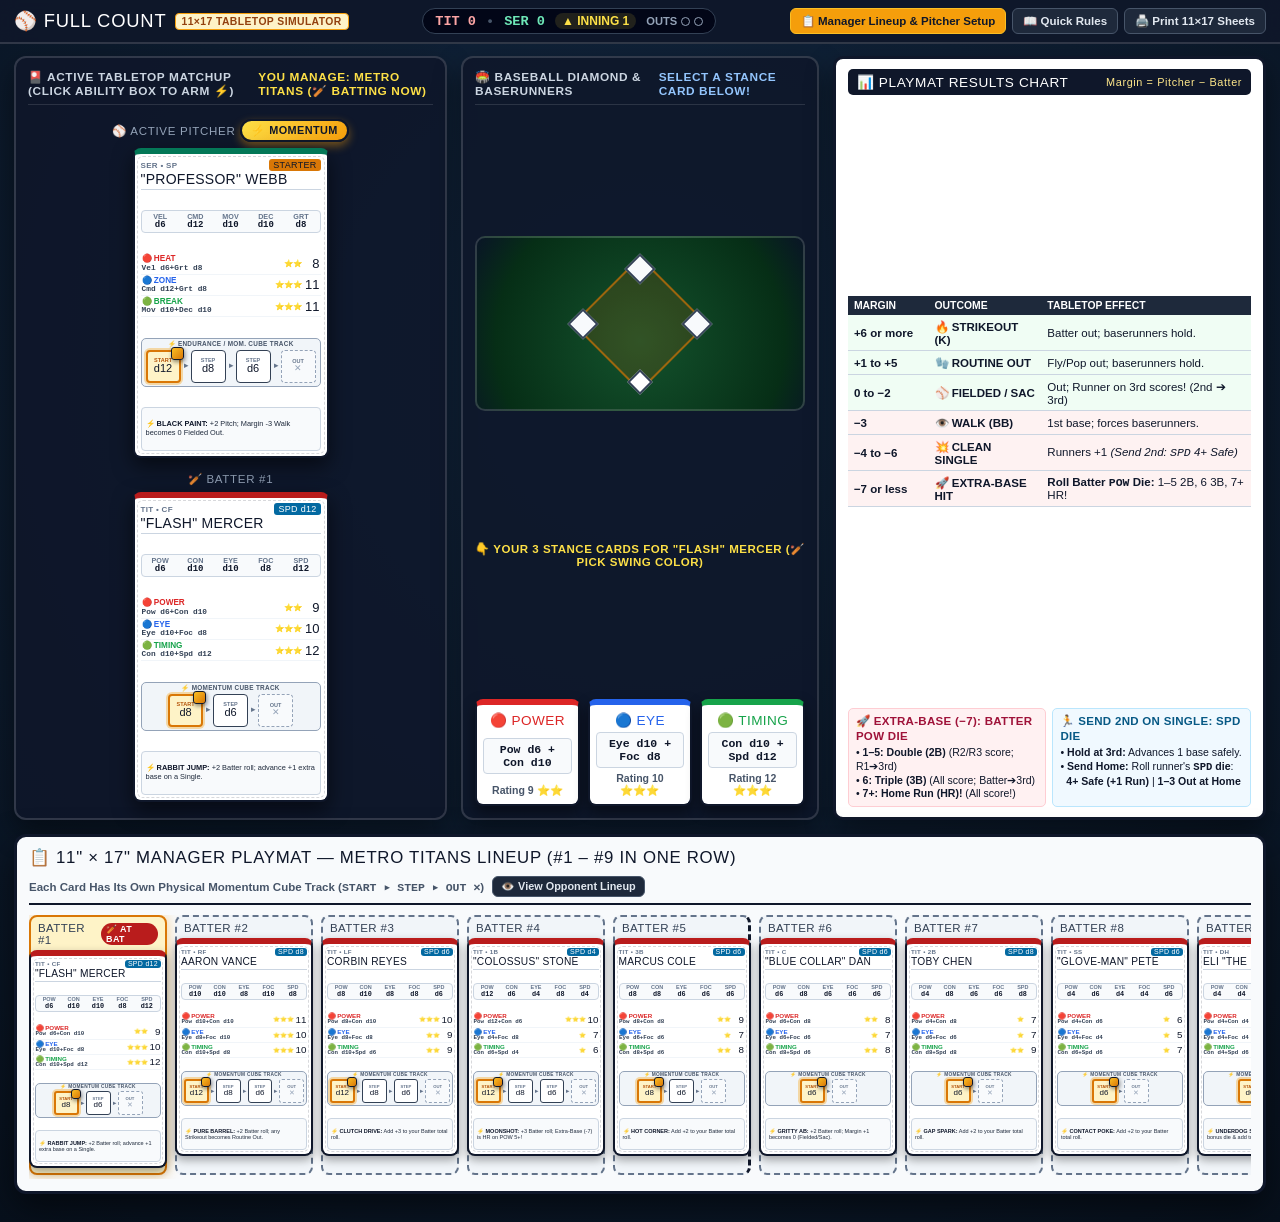
<file: prototype_v2.html>
<!DOCTYPE html>
<html lang="en">
<head>
  <meta charset="UTF-8" />
  <meta name="viewport" content="width=device-width, initial-scale=1.0, maximum-scale=1.0, user-scalable=no, viewport-fit=cover" />
  <title>Full Count — Tabletop Simulator &amp; Playmat Prototype</title>
  <style>
    *, *::before, *::after {
      box-sizing: border-box;
      margin: 0;
      padding: 0;
      -webkit-tap-highlight-color: transparent;
    }

    :root {
      --felt-dark: #07111e;
      --felt-mid: #0f1f33;
      --mat-paper: #f8fafc;
      --mat-border: #0f172a;
      --titans-red: #b91c1c;
      --serpents-green: #047857;
      --stance-red: #dc2626;
      --stance-blue: #2563eb;
      --stance-green: #16a34a;
      --gold: #f59e0b;
      --font-sans: -apple-system, BlinkMacSystemFont, "Segoe UI", Roboto, Helvetica, Arial, sans-serif;
      --font-impact: Impact, "Arial Black", sans-serif;
      --font-mono: "Courier New", Courier, monospace;
    }

    html, body {
      width: 100%;
      min-height: 100dvh;
      background: radial-gradient(circle at 50% 30%, #132842 0%, #07101c 100%);
      color: #f8fafc;
      font-family: var(--font-sans);
      user-select: none;
      -webkit-user-select: none;
      overflow-x: hidden;
    }

    /* ====================================================================== */
    /* TOP TABLETOP SCOREBOARD & MANAGER BAR                                  */
    /* ====================================================================== */
    .table-topbar {
      background: rgba(15, 23, 42, 0.96);
      border-bottom: 2px solid rgba(255, 255, 255, 0.14);
      padding: 8px 14px;
      display: flex;
      flex-wrap: wrap;
      align-items: center;
      justify-content: space-between;
      gap: 10px;
      position: sticky;
      top: 0;
      z-index: 40;
      backdrop-filter: blur(8px);
    }

    .brand-cluster {
      display: flex;
      align-items: center;
      gap: 8px;
    }
    .brand-title {
      font-family: var(--font-impact);
      font-size: 1.15rem;
      letter-spacing: 0.8px;
      color: #ffffff;
    }
    .tabletop-badge {
      background: #fef3c7;
      color: #92400e;
      border: 1px solid #f59e0b;
      font-size: 0.65rem;
      font-weight: 900;
      padding: 2px 6px;
      border-radius: 4px;
      text-transform: uppercase;
      letter-spacing: 0.4px;
    }

    .scoreboard-strip {
      display: flex;
      align-items: center;
      gap: 10px;
      background: #020617;
      border: 1.5px solid #334155;
      padding: 4px 12px;
      border-radius: 999px;
      font-family: var(--font-mono);
      font-weight: 900;
      font-size: 0.85rem;
    }
    .sb-team.titans { color: #fca5a5; }
    .sb-team.serpents { color: #6ee7b7; }
    .sb-inning {
      color: #fde047;
      background: rgba(253, 224, 71, 0.12);
      padding: 1px 7px;
      border-radius: 999px;
      font-family: var(--font-sans);
      font-size: 0.75rem;
    }
    .outs-cluster {
      display: flex;
      align-items: center;
      gap: 4px;
      font-family: var(--font-sans);
      font-size: 0.7rem;
      color: #94a3b8;
    }
    .out-pip {
      width: 9px;
      height: 9px;
      border-radius: 50%;
      border: 1.5px solid #94a3b8;
      background: transparent;
    }
    .out-pip.filled {
      background: #ef4444;
      border-color: #fca5a5;
      box-shadow: 0 0 6px #ef4444;
    }

    .topbar-actions {
      display: flex;
      align-items: center;
      gap: 6px;
      flex-wrap: wrap;
    }
    .tt-btn {
      background: #1e293b;
      color: #e2e8f0;
      border: 1px solid #475569;
      padding: 5px 10px;
      border-radius: 6px;
      font-size: 0.72rem;
      font-weight: 800;
      cursor: pointer;
      transition: all 0.15s;
    }
    .tt-btn:hover { background: #334155; }
    .tt-btn.gold {
      background: #f59e0b;
      color: #0f172a;
      border-color: #fbbf24;
    }
    .tt-btn.gold:hover { background: #fbbf24; }

    /* ====================================================================== */
    /* MAIN TABLETOP WORKSPACE                                                */
    /* ====================================================================== */
    .tabletop-surface {
      max-width: 1440px;
      margin: 0 auto;
      padding: 12px 14px 28px;
      display: flex;
      flex-direction: column;
      gap: 14px;
    }

    /* ====================================================================== */
    /* UPPER TABLETOP ZONE: ACTIVE DUEL ARENA + DIAMOND + PLAYMAT CHARTS      */
    /* ====================================================================== */
    .table-upper-grid {
      display: grid;
      grid-template-columns: 1.15fr 0.95fr 1.15fr;
      gap: 14px;
      align-items: stretch;
    }

    @media (max-width: 1080px) {
      .table-upper-grid {
        grid-template-columns: 1fr;
      }
    }

    /* DUEL MAT: ACTIVE PITCHER VS ACTIVE BATTER PHYSICAL CARDS */
    .duel-mat-panel {
      background: rgba(15, 23, 42, 0.82);
      border: 2px solid rgba(255, 255, 255, 0.15);
      border-radius: 12px;
      padding: 12px;
      display: flex;
      flex-direction: column;
      justify-content: space-between;
      gap: 10px;
      box-shadow: 0 12px 28px rgba(0, 0, 0, 0.45);
    }

    .panel-banner {
      display: flex;
      justify-content: space-between;
      align-items: center;
      border-bottom: 1px solid rgba(255, 255, 255, 0.12);
      padding-bottom: 6px;
      font-size: 0.74rem;
      font-weight: 900;
      text-transform: uppercase;
      letter-spacing: 0.6px;
      color: #cbd5e1;
    }

    .active-cards-stage {
      display: flex;
      align-items: center;
      justify-content: center;
      gap: 14px;
      flex-wrap: wrap;
      padding: 4px 0;
    }

    .card-slot-wrapper {
      display: flex;
      flex-direction: column;
      align-items: center;
      gap: 6px;
    }

    .slot-placard {
      font-family: var(--font-impact);
      font-size: 0.72rem;
      letter-spacing: 0.7px;
      text-transform: uppercase;
      color: #94a3b8;
      display: flex;
      align-items: center;
      gap: 5px;
    }

    /* ====================================================================== */
    /* AUTHENTIC PORTRAIT HALF-SIZE PHYSICAL PLAYER CARD (1.50 : 2.38 RATIO)  */
    /* ====================================================================== */
    .phys-card {
      width: 196px;
      height: 310px;
      background: #ffffff;
      color: #0f172a;
      border: 2px solid #0f172a;
      border-radius: 8px;
      padding: 5px 6px;
      display: flex;
      flex-direction: column;
      justify-content: space-between;
      position: relative;
      box-shadow: 0 8px 20px rgba(0, 0, 0, 0.55);
      transition: transform 0.18s ease, box-shadow 0.18s ease;
    }
    .phys-card::after {
      content: '';
      position: absolute;
      inset: 2px;
      border: 1px dashed rgba(15, 23, 42, 0.16);
      border-radius: 6px;
      pointer-events: none;
    }
    .phys-card.titans { border-top: 6px solid var(--titans-red); }
    .phys-card.serpents { border-top: 6px solid var(--serpents-green); }

    /* Mini version for the 9-Batter Lineup Row on the 11x17 Playmat */
    .phys-card.lineup-mini {
      width: 138px;
      height: 218px;
      padding: 3.5px 4px;
      cursor: pointer;
      box-shadow: 0 4px 10px rgba(0, 0, 0, 0.35);
    }
    .phys-card.lineup-mini:hover {
      transform: translateY(-4px);
      box-shadow: 0 8px 18px rgba(0, 0, 0, 0.5);
    }

    /* Card Header */
    .pc-header {
      border-bottom: 1px solid #cbd5e1;
      padding-bottom: 2px;
    }
    .pc-top-meta {
      display: flex;
      justify-content: space-between;
      align-items: center;
      margin-bottom: 1px;
    }
    .pc-role {
      font-size: 8px;
      font-weight: 900;
      text-transform: uppercase;
      letter-spacing: 0.3px;
      color: #64748b;
    }
    .lineup-mini .pc-role { font-size: 6.2px; }

    .pc-badge {
      background: #0f172a;
      color: #ffffff;
      font-family: var(--font-impact);
      font-size: 9px;
      padding: 1px 4px;
      border-radius: 3px;
      letter-spacing: 0.3px;
    }
    .pc-badge.spd-badge { background: #0369a1; }
    .pc-badge.mom-badge { background: #d97706; color: #0f172a; }
    .lineup-mini .pc-badge { font-size: 7px; padding: 0.5px 3px; }

    .pc-name {
      font-family: var(--font-impact);
      font-size: 14px;
      line-height: 1.05;
      color: #0f172a;
      text-transform: uppercase;
      letter-spacing: 0.25px;
      white-space: nowrap;
      overflow: hidden;
      text-overflow: ellipsis;
    }
    .lineup-mini .pc-name { font-size: 10.2px; }

    /* 5-Column Core Attribute Strip */
    .pc-core-stats {
      display: grid;
      grid-template-columns: repeat(5, 1fr);
      background: #f8fafc;
      border: 1px solid #cbd5e1;
      border-radius: 4px;
      padding: 2px 1px;
      text-align: center;
      font-size: 7.2px;
      font-weight: 800;
      color: #64748b;
      line-height: 1.05;
    }
    .lineup-mini .pc-core-stats { font-size: 5.5px; padding: 1px; }
    .pc-core-stats span {
      display: flex;
      flex-direction: column;
      align-items: center;
    }
    .pc-core-stats span strong {
      color: #0f172a;
      font-family: var(--font-mono);
      font-size: 9px;
      font-weight: 900;
    }
    .lineup-mini .pc-core-stats span strong { font-size: 6.8px; }

    /* 3 Color Stances Table */
    .pc-stances-table {
      width: 100%;
      border-collapse: collapse;
      font-size: 8.5px;
    }
    .lineup-mini .pc-stances-table { font-size: 6.4px; }
    .pc-stances-table tr {
      border-bottom: 1px solid #f1f5f9;
    }
    .pc-stances-table td {
      padding: 2px 1px;
      vertical-align: middle;
    }
    .lineup-mini .pc-stances-table td { padding: 1px 0.5px; }

    .pc-stance-tag {
      font-weight: 900;
      font-size: 8.2px;
      display: block;
      line-height: 1;
    }
    .lineup-mini .pc-stance-tag { font-size: 6.2px; }
    .pc-stance-tag.red { color: var(--stance-red); }
    .pc-stance-tag.blue { color: var(--stance-blue); }
    .pc-stance-tag.green { color: var(--stance-green); }

    .pc-stance-dice {
      font-family: var(--font-mono);
      font-weight: 800;
      font-size: 7.8px;
      color: #334155;
      display: block;
      line-height: 1.05;
    }
    .lineup-mini .pc-stance-dice { font-size: 5.8px; }

    .pc-stars {
      color: #d97706;
      font-size: 7.5px;
      text-align: right;
      white-space: nowrap;
    }
    .lineup-mini .pc-stars { font-size: 5.5px; }

    .pc-rating {
      font-family: var(--font-impact);
      font-size: 13px;
      text-align: right;
      color: #0f172a;
      width: 18px;
    }
    .lineup-mini .pc-rating { font-size: 9.8px; width: 13px; }

    /* ====================================================================== */
    /* PHYSICAL MOMENTUM CUBE TRACK WITH 3D WOODEN/ACRYLIC GAME CUBE!         */
    /* ====================================================================== */
    .pc-cube-track {
      background: #f1f5f9;
      border: 1px solid #94a3b8;
      border-radius: 5px;
      padding: 2.5px 3px 3px;
      display: flex;
      flex-direction: column;
      gap: 2px;
    }
    .lineup-mini .pc-cube-track { padding: 1.5px 2px 2px; gap: 1px; }

    .pc-cube-label {
      font-size: 6.4px;
      font-weight: 900;
      text-transform: uppercase;
      letter-spacing: 0.3px;
      color: #475569;
      text-align: center;
      line-height: 1;
    }
    .lineup-mini .pc-cube-label { font-size: 4.8px; }

    .pc-cube-row {
      display: flex;
      align-items: center;
      justify-content: center;
      gap: 3px;
    }
    .lineup-mini .pc-cube-row { gap: 2px; }

    .pc-cube-box {
      width: 35px;
      height: 33px;
      border: 1.5px solid #334155;
      border-radius: 4px;
      background: #ffffff;
      display: flex;
      flex-direction: column;
      justify-content: center;
      align-items: center;
      position: relative;
    }
    .lineup-mini .pc-cube-box {
      width: 25px;
      height: 24px;
      border-radius: 3px;
    }
    .pc-cube-box.start-box {
      border: 1.5px solid #d97706;
      background: #fffbeb;
    }
    .pc-cube-box.out-box {
      border: 1.5px dashed #94a3b8;
      background: #f8fafc;
    }

    .pc-cube-step {
      font-size: 5.5px;
      font-weight: 900;
      text-transform: uppercase;
      color: #64748b;
      line-height: 1;
    }
    .lineup-mini .pc-cube-step { font-size: 4.2px; }
    .pc-cube-box.start-box .pc-cube-step { color: #b45309; }

    .pc-cube-die {
      font-family: var(--font-impact);
      font-size: 11px;
      color: #0f172a;
      line-height: 1.05;
    }
    .lineup-mini .pc-cube-die { font-size: 8px; }
    .pc-cube-box.out-box .pc-cube-die {
      font-size: 8.5px;
      color: #94a3b8;
    }
    .lineup-mini .pc-cube-box.out-box .pc-cube-die { font-size: 6.5px; }

    .pc-cube-arrow {
      font-size: 8px;
      font-weight: 900;
      color: #64748b;
      line-height: 1;
    }
    .lineup-mini .pc-cube-arrow { font-size: 6px; }

    /* THE PHYSICAL 3D CUBE PLACED ON THE CURRENT MOMENTUM STEP */
    .pc-cube-box.has-cube {
      background: #fef3c7;
      border: 2px solid #d97706;
      box-shadow: 0 0 0 2px rgba(245, 158, 11, 0.35);
    }
    .pc-cube-box.out-box.has-cube {
      background: #fee2e2;
      border: 2px solid #dc2626;
      box-shadow: 0 0 0 2px rgba(220, 38, 38, 0.28);
    }
    .physical-cube-marker {
      position: absolute;
      top: -5px;
      right: -5px;
      width: 13px;
      height: 13px;
      background: linear-gradient(135deg, #fbbf24 0%, #d97706 100%);
      border: 1.5px solid #0f172a;
      border-radius: 3px;
      box-shadow: 1px 2px 4px rgba(0, 0, 0, 0.45);
      z-index: 3;
    }
    .pc-cube-box.out-box .physical-cube-marker {
      background: linear-gradient(135deg, #ef4444 0%, #991b1b 100%);
    }
    .lineup-mini .physical-cube-marker {
      width: 10px;
      height: 10px;
      top: -4px;
      right: -4px;
    }

    /* Special Ability Box on Card */
    .pc-ability-box {
      background: #f8fafc;
      border: 1.5px solid #cbd5e1;
      border-radius: 4px;
      padding: 3px 4px;
      font-size: 7.4px;
      line-height: 1.15;
      color: #1e293b;
      min-height: 44px;
      display: flex;
      flex-direction: column;
      justify-content: center;
      cursor: pointer;
      transition: all 0.15s;
    }
    .lineup-mini .pc-ability-box {
      font-size: 5.5px;
      min-height: 32px;
      padding: 2px 3px;
    }
    .pc-ability-box.armed {
      background: #fef3c7;
      border-color: #d97706;
      box-shadow: 0 0 8px rgba(245, 158, 11, 0.55);
    }
    .pc-ability-box.exhausted {
      opacity: 0.45;
      cursor: not-allowed;
    }
    .pc-ability-title {
      font-weight: 900;
      color: #0f172a;
      text-transform: uppercase;
    }

    /* Physical Momentum Token Badge on Active Card */
    .phys-mom-token {
      background: linear-gradient(135deg, #fde047 0%, #f59e0b 100%);
      color: #0f172a;
      border: 2px solid #0f172a;
      border-radius: 999px;
      padding: 3px 9px;
      font-size: 0.68rem;
      font-weight: 900;
      letter-spacing: 0.4px;
      box-shadow: 0 4px 10px rgba(245, 158, 11, 0.45);
      display: inline-flex;
      align-items: center;
      gap: 4px;
    }

    /* ====================================================================== */
    /* CENTER PANEL: BASEBALL DIAMOND + PHYSICAL BASERUNNER TOKENS + STANCES  */
    /* ====================================================================== */
    .diamond-stance-panel {
      background: rgba(15, 23, 42, 0.85);
      border: 2px solid rgba(255, 255, 255, 0.15);
      border-radius: 12px;
      padding: 12px;
      display: flex;
      flex-direction: column;
      justify-content: space-between;
      gap: 10px;
      box-shadow: 0 12px 28px rgba(0, 0, 0, 0.45);
    }

    .diamond-box {
      position: relative;
      height: 175px;
      background: radial-gradient(circle at 50% 60%, #14532d 0%, #062e16 75%, #091526 100%);
      border: 2px solid rgba(255, 255, 255, 0.16);
      border-radius: 10px;
      display: flex;
      align-items: center;
      justify-content: center;
      overflow: hidden;
    }

    .infield-dirt {
      width: 96px;
      height: 96px;
      border: 2px solid rgba(217, 119, 6, 0.65);
      background: rgba(180, 83, 9, 0.18);
      transform: rotate(45deg);
      position: relative;
    }

    .base-bag {
      position: absolute;
      width: 22px;
      height: 22px;
      background: #f8fafc;
      border: 2px solid #334155;
      transform: rotate(45deg);
      transition: all 0.2s;
    }
    .base-bag.occupied {
      background: #fde047;
      border-color: #b45309;
      box-shadow: 0 0 14px #f59e0b;
    }
    .base-bag.b2 { top: 20px; left: calc(50% - 11px); }
    .base-bag.b3 { top: calc(50% - 11px); left: calc(50% - 68px); }
    .base-bag.b1 { top: calc(50% - 11px); right: calc(50% - 68px); }
    .base-bag.home {
      bottom: 18px;
      left: calc(50% - 9px);
      width: 18px;
      height: 18px;
      background: #ffffff;
    }

    /* Physical Cutout Baserunner Token on Diamond */
    .runner-token-tag {
      position: absolute;
      background: #fef3c7;
      color: #0f172a;
      border: 1.5px solid #0f172a;
      border-radius: 4px;
      padding: 2px 6px;
      font-size: 0.65rem;
      font-weight: 900;
      white-space: nowrap;
      box-shadow: 0 3px 8px rgba(0, 0, 0, 0.5);
      z-index: 5;
    }
    .runner-token-tag.r2 { top: 2px; left: 50%; transform: translateX(-50%); }
    .runner-token-tag.r3 { top: 50%; left: 8px; transform: translateY(-50%); }
    .runner-token-tag.r1 { top: 50%; right: 8px; transform: translateY(-50%); }

    /* Physical 3-Stance Hand (Portrait Half-Size Stance Cards!) */
    .stance-hand-title {
      font-size: 0.72rem;
      font-weight: 900;
      text-transform: uppercase;
      letter-spacing: 0.5px;
      color: #fde047;
      text-align: center;
    }

    .stance-cards-hand {
      display: grid;
      grid-template-columns: repeat(3, 1fr);
      gap: 8px;
    }

    .phys-stance-card {
      background: #ffffff;
      color: #0f172a;
      border: 2px solid #0f172a;
      border-radius: 8px;
      padding: 7px 6px;
      cursor: pointer;
      display: flex;
      flex-direction: column;
      align-items: center;
      justify-content: space-between;
      gap: 4px;
      text-align: center;
      box-shadow: 0 6px 14px rgba(0, 0, 0, 0.45);
      transition: transform 0.16s ease, box-shadow 0.16s ease;
    }
    .phys-stance-card:hover {
      transform: translateY(-5px);
      box-shadow: 0 12px 22px rgba(0, 0, 0, 0.6);
    }
    .phys-stance-card:active {
      transform: translateY(-1px);
    }
    .phys-stance-card.red-card { border-top: 6px solid var(--stance-red); }
    .phys-stance-card.blue-card { border-top: 6px solid var(--stance-blue); }
    .phys-stance-card.green-card { border-top: 6px solid var(--stance-green); }

    .psc-header {
      font-family: var(--font-impact);
      font-size: 0.85rem;
      letter-spacing: 0.4px;
      text-transform: uppercase;
    }
    .red-card .psc-header { color: var(--stance-red); }
    .blue-card .psc-header { color: var(--stance-blue); }
    .green-card .psc-header { color: var(--stance-green); }

    .psc-dice-box {
      width: 100%;
      background: #f8fafc;
      border: 1px solid #cbd5e1;
      border-radius: 4px;
      padding: 4px 3px;
      font-family: var(--font-mono);
      font-size: 0.72rem;
      font-weight: 900;
      color: #0f172a;
    }
    .psc-rating {
      font-size: 0.66rem;
      font-weight: 900;
      color: #475569;
    }

    /* ====================================================================== */
    /* RIGHT PANEL: PRINTED PLAYMAT OUTCOME & EXTRA-BASE (POW DIE) CHART      */
    /* ====================================================================== */
    .playmat-chart-panel {
      background: #ffffff;
      color: #0f172a;
      border: 3px solid #0f172a;
      border-radius: 10px;
      padding: 10px 12px;
      display: flex;
      flex-direction: column;
      justify-content: space-between;
      gap: 8px;
      box-shadow: 0 12px 28px rgba(0, 0, 0, 0.45);
    }

    .pm-chart-header {
      background: #0f172a;
      color: #ffffff;
      font-family: var(--font-impact);
      font-size: 0.85rem;
      letter-spacing: 0.6px;
      padding: 5px 9px;
      border-radius: 5px;
      display: flex;
      justify-content: space-between;
      align-items: center;
    }

    .pm-table {
      width: 100%;
      border-collapse: collapse;
      font-size: 0.72rem;
    }
    .pm-table th {
      background: #1e293b;
      color: #ffffff;
      text-align: left;
      padding: 4px 6px;
      font-size: 0.65rem;
      text-transform: uppercase;
    }
    .pm-table td {
      padding: 4.5px 6px;
      border-bottom: 1px solid #cbd5e1;
    }
    .pm-table tr.p-row { background: #f0fdf4; }
    .pm-table tr.b-row { background: #fef2f2; }
    .pm-table tr.active-row {
      outline: 2.5px solid #f59e0b;
      background: #fef3c7 !important;
      font-weight: 900;
    }

    .pm-subboxes {
      display: grid;
      grid-template-columns: 1fr 1fr;
      gap: 6px;
    }
    .pm-subbox {
      border: 1px solid #cbd5e1;
      border-radius: 5px;
      padding: 5px 7px;
      font-size: 0.66rem;
      line-height: 1.3;
    }
    .pm-subbox h5 {
      font-family: var(--font-impact);
      font-size: 0.72rem;
      letter-spacing: 0.3px;
      text-transform: uppercase;
      margin-bottom: 2px;
    }

    /* ====================================================================== */
    /* LOWER PLAYMAT ZONE: THE 11" x 17" SINGLE UNBROKEN 9-CARD LINEUP ROW!   */
    /* ====================================================================== */
    .playmat-11x17-sheet {
      background: #f8fafc;
      color: #0f172a;
      border: 3px solid #0f172a;
      border-radius: 12px;
      padding: 10px 12px 12px;
      box-shadow: 0 14px 34px rgba(0, 0, 0, 0.55);
      position: relative;
    }

    .playmat-sheet-header {
      display: flex;
      flex-wrap: wrap;
      justify-content: space-between;
      align-items: center;
      gap: 8px;
      border-bottom: 2.5px solid #0f172a;
      padding-bottom: 6px;
      margin-bottom: 10px;
    }

    .playmat-sheet-title {
      font-family: var(--font-impact);
      font-size: 1.05rem;
      letter-spacing: 0.7px;
      text-transform: uppercase;
      color: #0f172a;
      display: flex;
      align-items: center;
      gap: 8px;
    }

    .lineup-row-scroll {
      display: grid;
      grid-template-columns: repeat(9, minmax(138px, 1fr));
      gap: 8px;
      overflow-x: auto;
      padding-bottom: 4px;
    }

    .lineup-slot-cell {
      border: 2px dashed #64748b;
      border-radius: 8px;
      background: #f1f5f9;
      padding: 5px 4px;
      display: flex;
      flex-direction: column;
      align-items: center;
      gap: 4px;
      position: relative;
      transition: all 0.18s;
    }
    /* Visual Center Seam between Slot #5 (Page 1) and Slot #6 (Page 2) */
    .lineup-slot-cell.seam-right {
      border-right: 3px dashed #0f172a;
    }

    .lineup-slot-cell.at-bat-now {
      background: #fef3c7;
      border: 2.5px solid #d97706;
      box-shadow: 0 0 14px rgba(245, 158, 11, 0.45);
    }

    .slot-header-tag {
      width: 100%;
      display: flex;
      justify-content: space-between;
      align-items: center;
      padding: 0 3px;
      font-family: var(--font-impact);
      font-size: 0.72rem;
      color: #334155;
      letter-spacing: 0.4px;
    }
    .at-bat-token-pill {
      background: #b91c1c;
      color: #ffffff;
      font-family: var(--font-sans);
      font-size: 0.56rem;
      font-weight: 900;
      padding: 1px 5px;
      border-radius: 999px;
      text-transform: uppercase;
    }

    /* ====================================================================== */
    /* TABLETOP DUEL RESOLUTION & DICE ROLL MODAL OVERLAY                     */
    /* ====================================================================== */
    .duel-overlay {
      position: fixed;
      inset: 0;
      background: rgba(2, 6, 23, 0.85);
      backdrop-filter: blur(5px);
      z-index: 90;
      display: none;
      align-items: center;
      justify-content: center;
      padding: 14px;
    }
    .duel-overlay.open {
      display: flex;
    }

    .duel-modal-card {
      width: 100%;
      max-width: 580px;
      max-height: 92dvh;
      overflow-y: auto;
      background: #0f172a;
      border: 2px solid #475569;
      border-radius: 14px;
      padding: 14px;
      display: flex;
      flex-direction: column;
      gap: 10px;
      box-shadow: 0 22px 50px rgba(0, 0, 0, 0.75);
    }

    .step-box {
      background: #1e293b;
      border: 1px solid rgba(255, 255, 255, 0.12);
      border-radius: 10px;
      padding: 10px;
      display: flex;
      flex-direction: column;
      gap: 8px;
    }
    .step-header {
      display: flex;
      justify-content: space-between;
      align-items: center;
      font-size: 0.7rem;
      font-weight: 900;
      text-transform: uppercase;
      color: #94a3b8;
      border-bottom: 1px solid rgba(255, 255, 255, 0.08);
      padding-bottom: 4px;
    }

    .stance-clash-row {
      display: grid;
      grid-template-columns: 1fr auto 1fr;
      gap: 10px;
      align-items: center;
    }
    .played-stance-pill {
      border-radius: 8px;
      padding: 7px 8px;
      text-align: center;
      border: 2px solid rgba(255, 255, 255, 0.15);
      background: #0f172a;
    }
    .played-stance-pill.red { border-color: #ef4444; background: rgba(239, 68, 68, 0.16); }
    .played-stance-pill.blue { border-color: #3b82f6; background: rgba(59, 130, 246, 0.16); }
    .played-stance-pill.green { border-color: #22c55e; background: rgba(34, 197, 94, 0.16); }
    .played-stance-pill.winner {
      box-shadow: 0 0 14px rgba(245, 158, 11, 0.55);
      outline: 2px solid #fde047;
    }
    .psp-who { font-size: 0.65rem; font-weight: 800; color: #cbd5e1; }
    .psp-color { font-family: var(--font-impact); font-size: 1rem; margin: 2px 0; }
    .psp-sub { font-size: 0.65rem; font-family: var(--font-mono); color: #e2e8f0; }

    .vs-circle {
      width: 32px;
      height: 32px;
      border-radius: 50%;
      background: #020617;
      border: 1.5px solid #475569;
      display: flex;
      align-items: center;
      justify-content: center;
      font-weight: 900;
      font-size: 0.9rem;
    }

    .duel-winner-banner {
      background: rgba(245, 158, 11, 0.15);
      border: 1px solid rgba(245, 158, 11, 0.45);
      color: #fde047;
      border-radius: 6px;
      padding: 5px 8px;
      text-align: center;
      font-size: 0.74rem;
      font-weight: 900;
    }

    .dice-side-row {
      display: flex;
      justify-content: space-between;
      align-items: center;
      background: #0f172a;
      border: 1px solid rgba(255, 255, 255, 0.08);
      border-radius: 8px;
      padding: 7px 9px;
      gap: 8px;
    }
    .dice-cubes-wrap {
      display: flex;
      align-items: center;
      gap: 6px;
      flex-wrap: wrap;
      margin-top: 4px;
    }
    .die-cube {
      background: #f8fafc;
      color: #0f172a;
      border: 2px solid #334155;
      border-radius: 6px;
      padding: 3px 7px;
      min-width: 52px;
      text-align: center;
      box-shadow: 0 3px 6px rgba(0, 0, 0, 0.35);
      transition: transform 0.15s ease, background 0.15s ease;
    }
    .die-cube.unrolled {
      background: #1e293b;
      color: #fde047;
      border: 2px dashed #f59e0b;
      cursor: pointer;
    }
    .die-cube.unrolled .dc-meta { color: #cbd5e1; }
    .die-cube.unrolled .dc-val { color: #fde047; }
    .die-cube.rolling {
      animation: dieShake 0.14s infinite alternate ease-in-out;
      background: #fef3c7;
      border-color: #f59e0b;
    }
    @keyframes dieShake {
      0%   { transform: translate(-2px, -2px) rotate(-6deg) scale(1.05); }
      50%  { transform: translate(2px, 2px) rotate(6deg) scale(1.08); }
      100% { transform: translate(-1px, 2px) rotate(-4deg) scale(1.04); }
    }
    .die-cube.mom-cube {
      background: #fef3c7;
      border-color: #d97706;
    }
    .die-cube.pow-cube {
      background: #ffe4e6;
      border-color: #e11d48;
    }
    .btn-roll-dice {
      width: 100%;
      background: linear-gradient(135deg, #22c55e 0%, #15803d 100%);
      color: #ffffff;
      border: 2px solid #86efac;
      border-radius: 8px;
      padding: 11px;
      font-family: var(--font-impact);
      font-size: 1.05rem;
      letter-spacing: 0.7px;
      cursor: pointer;
      box-shadow: 0 6px 18px rgba(34, 197, 94, 0.4);
      transition: transform 0.12s ease, filter 0.12s ease;
    }
    .btn-roll-dice:hover {
      filter: brightness(1.08);
      transform: translateY(-2px);
    }
    .btn-roll-dice:disabled {
      opacity: 0.6;
      cursor: wait;
      transform: none;
    }
    .dc-meta {
      display: block;
      font-size: 0.56rem;
      font-weight: 900;
      color: #475569;
    }
    .dc-val {
      display: block;
      font-family: var(--font-impact);
      font-size: 1.05rem;
      color: #0f172a;
    }
    .ds-total-box {
      text-align: right;
      min-width: 54px;
    }
    .dst-label { font-size: 0.56rem; font-weight: 900; color: #94a3b8; }
    .dst-num { font-family: var(--font-impact); font-size: 1.4rem; color: #ffffff; }

    .margin-calc-bar {
      display: flex;
      justify-content: space-between;
      align-items: center;
      background: #020617;
      padding: 6px 10px;
      border-radius: 6px;
      font-family: var(--font-mono);
      font-size: 0.76rem;
      font-weight: 800;
    }
    .mc-badge {
      background: #f59e0b;
      color: #0f172a;
      padding: 2px 8px;
      border-radius: 4px;
      font-weight: 900;
    }

    .outcome-hero {
      border-radius: 8px;
      padding: 9px 10px;
      text-align: center;
      border: 1.5px solid rgba(255, 255, 255, 0.2);
    }
    .outcome-hero.pitcher-win {
      background: rgba(22, 163, 74, 0.18);
      border-color: #22c55e;
    }
    .outcome-hero.batter-win {
      background: rgba(239, 68, 68, 0.2);
      border-color: #ef4444;
    }
    .oh-title {
      font-family: var(--font-impact);
      font-size: 1.15rem;
      letter-spacing: 0.5px;
      margin-bottom: 3px;
    }
    .oh-desc {
      font-size: 0.78rem;
      color: #e2e8f0;
    }
    .oh-degrade {
      margin-top: 6px;
      font-size: 0.7rem;
      font-weight: 800;
      color: #fde047;
      background: rgba(0, 0, 0, 0.35);
      padding: 4px 6px;
      border-radius: 4px;
    }

    .btn-next-ab {
      width: 100%;
      background: linear-gradient(135deg, #f59e0b 0%, #d97706 100%);
      color: #0f172a;
      border: none;
      border-radius: 8px;
      padding: 11px;
      font-family: var(--font-impact);
      font-size: 1rem;
      letter-spacing: 0.6px;
      cursor: pointer;
    }

    /* ====================================================================== */
    /* MANAGER LINEUP & STARTING PITCHER SETUP MODAL                          */
    /* ====================================================================== */
    .setup-modal-card {
      width: 100%;
      max-width: 780px;
      max-height: 92dvh;
      overflow-y: auto;
      background: #0f172a;
      border: 2px solid #f59e0b;
      border-radius: 14px;
      padding: 16px;
      display: flex;
      flex-direction: column;
      gap: 12px;
      box-shadow: 0 24px 60px rgba(0, 0, 0, 0.85);
    }

    .setup-Order-list {
      display: grid;
      grid-template-columns: repeat(3, 1fr);
      gap: 8px;
    }
    @media (max-width: 680px) {
      .setup-Order-list { grid-template-columns: 1fr; }
    }
    .setup-batter-item {
      background: #1e293b;
      border: 1.5px solid #475569;
      border-radius: 8px;
      padding: 7px 9px;
      display: flex;
      justify-content: space-between;
      align-items: center;
      cursor: pointer;
      transition: all 0.15s;
    }
    .setup-batter-item.selected-swap {
      border-color: #fde047;
      background: rgba(245, 158, 11, 0.22);
      box-shadow: 0 0 10px rgba(245, 158, 11, 0.45);
    }
  </style>
</head>
<body>

  <!-- TOP TABLETOP BAR -->
  <header class="table-topbar">
    <div class="brand-cluster">
      <span class="brand-title">⚾ FULL COUNT</span>
      <span class="tabletop-badge">11×17 Tabletop Simulator</span>
    </div>

    <div class="scoreboard-strip">
      <span class="sb-team titans" id="sb-titans">TIT 0</span>
      <span style="color:#475569;">•</span>
      <span class="sb-team serpents" id="sb-serpents">SER 0</span>
      <span class="sb-inning" id="sb-inning">▲ 1ST</span>
      <div class="outs-cluster">
        <span>OUTS</span>
        <span class="out-pip" id="out-pip-1"></span>
        <span class="out-pip" id="out-pip-2"></span>
      </div>
    </div>

    <div class="topbar-actions">
      <button class="tt-btn gold" onclick="openLineupSetupModal()">📋 Manager Lineup &amp; Pitcher Setup</button>
      <button class="tt-btn" onclick="openRulesModal()">📖 Quick Rules</button>
      <button class="tt-btn" id="btn-reopen-duel" style="display:none;" onclick="openDuelOverlay()">🎲 Last Roll</button>
      <a href="team_cards.html" target="_blank" class="tt-btn" style="text-decoration:none;">🖨️ Print 11×17 Sheets</a>
    </div>
  </header>

  <!-- MAIN TABLETOP SURFACE -->
  <main class="tabletop-surface">

    <!-- UPPER TABLETOP ROW: ACTIVE DUEL CARDS | DIAMOND & STANCE HAND | PLAYMAT RESULTS CHART -->
    <section class="table-upper-grid">

      <!-- 1. ACTIVE PITCHER VS. ACTIVE BATTER PHYSICAL PORTRAIT CARDS -->
      <div class="duel-mat-panel">
        <div class="panel-banner">
          <span>🎴 ACTIVE TABLETOP MATCHUP (CLICK ABILITY BOX TO ARM ⚡)</span>
          <span id="matchup-team-indicator" style="color:#fde047;">You Manage: Metro Titans</span>
        </div>

        <div class="active-cards-stage">
          <!-- ACTIVE PITCHER SLOT -->
          <div class="card-slot-wrapper">
            <div class="slot-placard">
              <span>⚾ ACTIVE PITCHER</span>
              <span id="p-mom-holder-badge" class="phys-mom-token">⚡ MOMENTUM</span>
            </div>
            <div id="active-pitcher-card-mount"></div>
          </div>

          <!-- ACTIVE BATTER SLOT -->
          <div class="card-slot-wrapper">
            <div class="slot-placard">
              <span id="active-batter-slot-label">🏏 BATTER #1</span>
              <span id="b-mom-holder-badge" class="phys-mom-token" style="display:none;">⚡ MOMENTUM</span>
            </div>
            <div id="active-batter-card-mount"></div>
          </div>
        </div>
      </div>

      <!-- 2. BASEBALL DIAMOND (WITH BASERUNNER TOKENS) & 3-COLOR STANCE CARDS -->
      <div class="diamond-stance-panel">
        <div class="panel-banner">
          <span>🏟️ BASEBALL DIAMOND &amp; BASERUNNERS</span>
          <span id="last-play-banner" style="color:#93c5fd;">Select a Stance Card below!</span>
        </div>

        <div class="diamond-box">
          <div class="infield-dirt"></div>
          <div class="base-bag b2" id="bag-2b"></div>
          <div class="base-bag b3" id="bag-3b"></div>
          <div class="base-bag b1" id="bag-1b"></div>
          <div class="base-bag home"></div>

          <div class="runner-token-tag r2" id="runner-tag-2b" style="display:none;"></div>
          <div class="runner-token-tag r3" id="runner-tag-3b" style="display:none;"></div>
          <div class="runner-token-tag r1" id="runner-tag-1b" style="display:none;"></div>
        </div>

        <div class="stance-hand-title" id="stance-hand-prompt">
          👇 YOUR 3 STANCE CARDS (TAP ONE TO REVEAL SIMULTANEOUSLY)
        </div>

        <div class="stance-cards-hand">
          <button class="phys-stance-card red-card" onclick="playStance('red')">
            <div class="psc-header" id="sc-red-title">🔴 POWER</div>
            <div class="psc-dice-box" id="sc-red-dice">POW + CON</div>
            <div class="psc-rating" id="sc-red-rating">Rating 10 ⭐⭐⭐</div>
          </button>

          <button class="phys-stance-card blue-card" onclick="playStance('blue')">
            <div class="psc-header" id="sc-blue-title">🔵 EYE</div>
            <div class="psc-dice-box" id="sc-blue-dice">EYE + FOC</div>
            <div class="psc-rating" id="sc-blue-rating">Rating 9 ⭐⭐</div>
          </button>

          <button class="phys-stance-card green-card" onclick="playStance('green')">
            <div class="psc-header" id="sc-green-title">🟢 TIMING</div>
            <div class="psc-dice-box" id="sc-green-dice">CON + SPD</div>
            <div class="psc-rating" id="sc-green-rating">Rating 9 ⭐⭐</div>
          </button>
        </div>
      </div>

      <!-- 3. PLAYMAT RESULTS CHART (PRINTED RIGHT ON THE PLAYMAT) -->
      <div class="playmat-chart-panel">
        <div class="pm-chart-header">
          <span>📊 PLAYMAT RESULTS CHART</span>
          <span style="font-size:0.68rem; font-family:var(--font-sans); color:#fde68a;">Margin = Pitcher − Batter</span>
        </div>

        <table class="pm-table" id="playmat-live-table">
          <thead>
            <tr>
              <th style="width:20%;">Margin</th>
              <th style="width:28%;">Outcome</th>
              <th>Tabletop Effect</th>
            </tr>
          </thead>
          <tbody>
            <tr class="p-row" data-band="k">
              <td><strong>+6 or more</strong></td>
              <td><strong>🔥 STRIKEOUT (K)</strong></td>
              <td>Batter out; baserunners hold.</td>
            </tr>
            <tr class="p-row" data-band="out">
              <td><strong>+1 to +5</strong></td>
              <td><strong>🧤 ROUTINE OUT</strong></td>
              <td>Fly/Pop out; baserunners hold.</td>
            </tr>
            <tr class="p-row" data-band="sac">
              <td><strong>0 to −2</strong></td>
              <td><strong>⚾ FIELDED / SAC</strong></td>
              <td>Out; Runner on 3rd scores! (2nd ➔ 3rd)</td>
            </tr>
            <tr class="b-row" data-band="bb">
              <td><strong>−3</strong></td>
              <td><strong>👁️ WALK (BB)</strong></td>
              <td>1st base; forces baserunners.</td>
            </tr>
            <tr class="b-row" data-band="1b">
              <td><strong>−4 to −6</strong></td>
              <td><strong>💥 CLEAN SINGLE</strong></td>
              <td>Runners +1 <em>(Send 2nd: <code>SPD</code> 4+ Safe)</em></td>
            </tr>
            <tr class="b-row" data-band="xbh">
              <td><strong>−7 or less</strong></td>
              <td><strong>🚀 EXTRA-BASE HIT</strong></td>
              <td><strong>Roll Batter <code>POW</code> Die:</strong> 1–5 2B, 6 3B, 7+ HR!</td>
            </tr>
          </tbody>
        </table>

        <div class="pm-subboxes">
          <div class="pm-subbox" style="background:#fff1f2; border-color:#fecdd3;">
            <h5 style="color:#9f1239;">🚀 EXTRA-BASE (−7): BATTER POW DIE</h5>
            • <strong>1–5:</strong> <strong>Double (2B)</strong> (R2/R3 score; R1➔3rd)<br>
            • <strong>6:</strong> <strong>Triple (3B)</strong> (All score; Batter➔3rd)<br>
            • <strong>7+:</strong> <strong>Home Run (HR)!</strong> (All score!)
          </div>
          <div class="pm-subbox" style="background:#f0f9ff; border-color:#bae6fd;">
            <h5 style="color:#075985;">🏃 SEND 2ND ON SINGLE: SPD DIE</h5>
            • <strong>Hold at 3rd:</strong> Advances 1 base safely.<br>
            • <strong>Send Home:</strong> Roll runner's <strong><code>SPD</code> die</strong>:<br>
            &nbsp;&nbsp;<strong>4+ Safe (+1 Run)</strong> | <strong>1–3 Out at Home</strong>
          </div>
        </div>
      </div>

    </section>

    <!-- LOWER TABLETOP ROW: THE 11" x 17" LANDSCAPE PLAYMAT WITH ALL 9 BATTERS IN 1 ROW! -->
    <section class="playmat-11x17-sheet">
      <div class="playmat-sheet-header">
        <div class="playmat-sheet-title">
          <span id="playmat-team-title">📋 11" × 17" MANAGER PLAYMAT — BATTING LINEUP (#1 – #9 IN A SINGLE ROW)</span>
        </div>
        <div style="display:flex; align-items:center; gap:8px; font-size:0.72rem; font-weight:800; color:#475569;">
          <span>Each Card Has Its Own Physical Momentum Cube Track (<code>START ▸ STEP ▸ OUT ✕</code>)</span>
          <button class="tt-btn" style="padding:3px 8px; font-size:0.68rem;" onclick="toggleInspectedLineupTeam()">👁️ View Opponent Lineup</button>
        </div>
      </div>

      <div class="lineup-row-scroll" id="playmat-9-row"></div>
    </section>

  </main>

  <!-- ====================================================================== -->
  <!-- 3-STEP AT-BAT DUEL & PHYSICAL DICE RESOLUTION OVERLAY                  -->
  <!-- ====================================================================== -->
  <div class="duel-overlay" id="duel-overlay">
    <div class="duel-modal-card">

      <!-- STEP 1: SIMULTANEOUS 3-COLOR PITCH GUESS -->
      <div class="step-box">
        <div class="step-header">
          <span>1. SIMULTANEOUS PITCH GUESS</span>
          <span>🎯 Match = Batter ⚡ | 🌀 Mismatch = Pitcher ⚡</span>
        </div>

        <div class="stance-clash-row">
          <div class="played-stance-pill" id="duel-p-card">
            <div class="psp-who" id="duel-p-who">⚾ PITCHER</div>
            <div class="psp-color" id="duel-p-color">🔴 RED</div>
            <div class="psp-sub" id="duel-p-sub">HEAT</div>
          </div>

          <div class="vs-circle" id="duel-vs-symbol">≠</div>

          <div class="played-stance-pill" id="duel-b-card">
            <div class="psp-who" id="duel-b-who">🏏 BATTER</div>
            <div class="psp-color" id="duel-b-color">🔵 BLUE</div>
            <div class="psp-sub" id="duel-b-sub">EYE</div>
          </div>
        </div>

        <div class="duel-winner-banner" id="duel-winner-banner"></div>
      </div>

      <!-- STEP 2: INTERACTIVE VIRTUAL DICE TRAY -->
      <div class="step-box">
        <div class="step-header">
          <span>2. VIRTUAL DICE TRAY (2 STANCE DICE + HOLDER'S ⚡ MOMENTUM DIE)</span>
          <span id="duel-holder-tag" style="color:#fde047;"></span>
        </div>

        <div class="dice-side-row">
          <div>
            <div id="duel-p-dice-label" style="font-size:0.74rem;">⚾ Pitcher</div>
            <div class="dice-cubes-wrap" id="duel-p-cubes"></div>
          </div>
          <div class="ds-total-box">
            <div class="dst-label">PITCHER</div>
            <div class="dst-num" id="duel-p-total">?</div>
          </div>
        </div>

        <div class="dice-side-row">
          <div>
            <div id="duel-b-dice-label" style="font-size:0.74rem;">🏏 Batter</div>
            <div class="dice-cubes-wrap" id="duel-b-cubes"></div>
          </div>
          <div class="ds-total-box">
            <div class="dst-label">BATTER</div>
            <div class="dst-num" id="duel-b-total">?</div>
          </div>
        </div>

        <!-- Roll Dice Pool Button (Shown before rolling!) -->
        <button class="btn-roll-dice" id="btn-roll-main-pool" onclick="rollMainDicePool()">
          🎲 SHAKE &amp; ROLL DICE POOL!
        </button>

        <!-- Calculated Margin Bar (Hidden until dice pool is rolled!) -->
        <div class="margin-calc-bar" id="duel-margin-bar" style="display:none;">
          <span id="duel-margin-formula">Pitcher (0) − Batter (0)</span>
          <span class="mc-badge" id="duel-margin-badge">MARGIN: 0</span>
        </div>
      </div>

      <!-- STEP 3: AT-BAT OUTCOME, EXTRA-BASE POW DIE & 3RD-BASE COACH (Hidden until main dice are rolled!) -->
      <div class="step-box" id="duel-step3-box" style="display:none;">
        <div class="step-header">
          <span>3. PLAYMAT OUTCOME &amp; CUBE TRACK UPDATE</span>
          <span id="duel-score-status">TIT 0 - SER 0</span>
        </div>

        <!-- Pending Extra-Base POW Die Roll Box (When Margin <= -7) -->
        <div id="xbh-pending-roll-box" style="display:none; background:rgba(225,29,72,0.16); border:1.5px solid #f43f5e; border-radius:8px; padding:10px; text-align:center;">
          <div id="xbh-pending-prompt" style="font-size:0.78rem; font-weight:900; color:#fecdd3; margin-bottom:8px;"></div>
          <div id="xbh-pending-die-mount" style="display:flex; justify-content:center; margin-bottom:8px;"></div>
          <button class="btn-roll-dice" id="btn-roll-xbh-pow" style="background:linear-gradient(135deg,#e11d48 0%,#be123c 100%); border-color:#fda4af;" onclick="rollExtraBasePowDie()">
            🎲 ROLL BATTER'S POW DIE FOR EXTRA-BASE HIT!
          </button>
        </div>

        <div class="outcome-hero" id="duel-outcome-hero" style="display:none;">
          <div class="oh-title" id="duel-outcome-title"></div>
          <div class="oh-desc" id="duel-outcome-desc"></div>
          <div id="duel-xbh-pow-box" style="display:none; margin-top:6px;"></div>
          <div class="oh-degrade" id="duel-outcome-degrade" style="display:none;"></div>
        </div>

        <!-- Interactive 3rd-Base Coach Decision on Clean Single with Runner on 2nd -->
        <div id="send-runner-box" style="display:none; background:rgba(245,158,11,0.16); border:1.5px solid #f59e0b; border-radius:8px; padding:8px 10px; text-align:center;">
          <div id="send-runner-prompt" style="font-size:0.74rem; font-weight:900; color:#fef08a; margin-bottom:6px;"></div>
          <div id="send-runner-die-mount" style="display:flex; justify-content:center; margin-bottom:6px;"></div>
          <div id="send-runner-actions" style="display:grid; grid-template-columns:1fr 1fr; gap:8px;">
            <button class="tt-btn" style="padding:7px;" onclick="holdRunnerAt3rd()">🛑 HOLD AT 3RD (Safe)</button>
            <button class="tt-btn gold" id="btn-send-home" style="padding:7px;" onclick="sendRunnerHome()">🏃 ROLL SPD DIE TO SEND HOME!</button>
          </div>
          <div id="send-runner-result" style="display:none; font-size:0.75rem; font-weight:900; margin-top:5px;"></div>
        </div>
      </div>

      <button class="btn-next-ab" id="btn-continue-ab" style="display:none;" onclick="closeDuelOverlay()">
        CONTINUE TO NEXT AT-BAT ▶
      </button>
    </div>
  </div>

  <!-- ====================================================================== -->
  <!-- MANAGER LINEUP (#1-#9) & PITCHING STAFF SETUP MODAL                    -->
  <!-- ====================================================================== -->
  <div class="duel-overlay" id="setup-modal">
    <div class="setup-modal-card">
      <div style="display:flex; justify-content:space-between; align-items:center; border-bottom:1px solid #334155; padding-bottom:8px;">
        <div>
          <h3 style="font-family:var(--font-impact); font-size:1.15rem; letter-spacing:0.6px; color:#fde047;">
            📋 MANAGER PLAYMAT SETUP — SET YOUR BATTING ORDER (#1–#9) &amp; PITCHER
          </h3>
          <p style="font-size:0.72rem; color:#94a3b8;">
            No player has a predetermined lineup spot! Tap any two batters below to swap their slots (#1–#9), or choose your active pitcher.
          </p>
        </div>
        <button class="tt-btn" onclick="closeLineupSetupModal()">✕ Close</button>
      </div>

      <div style="display:flex; flex-wrap:wrap; justify-content:space-between; align-items:center; gap:8px; background:#1e293b; padding:8px 10px; border-radius:8px;">
        <div style="font-size:0.78rem; font-weight:800;">
          Managing Team: <strong id="setup-team-name" style="color:#fde047;">Metro Titans</strong>
        </div>
        <div style="display:flex; gap:6px;">
          <button class="tt-btn" onclick="switchUserTeam()">🔄 Switch Managed Team</button>
          <button class="tt-btn" style="background:#dc2626; border-color:#ef4444;" onclick="resetNewGame()">♻️ Reset New Game</button>
        </div>
      </div>

      <div>
        <div style="font-size:0.75rem; font-weight:900; color:#93c5fd; margin-bottom:6px; text-transform:uppercase;">
          1. Your Batting Lineup Slots (#1 to #9) — Tap Two Players to Swap Order:
        </div>
        <div class="setup-Order-list" id="setup-lineup-grid"></div>
      </div>

      <div>
        <div style="font-size:0.75rem; font-weight:900; color:#86efac; margin-bottom:6px; text-transform:uppercase;">
          2. Active Pitcher Slot (Starters &amp; Bullpen Relievers — Tap to Put on the Mound):
        </div>
        <div class="setup-Order-list" id="setup-pitcher-grid"></div>
      </div>

      <button class="btn-next-ab" onclick="closeLineupSetupModal()">
        ✅ LOCK IN PLAYMAT LINEUP &amp; PLAY BALL!
      </button>
    </div>
  </div>

  <!-- ====================================================================== -->
  <!-- QUICK RULES MODAL (MATCHING PLAYMAT LEFT SHEET)                        -->
  <!-- ====================================================================== -->
  <div class="duel-overlay" id="rules-modal">
    <div class="setup-modal-card">
      <div style="display:flex; justify-content:space-between; align-items:center; border-bottom:1px solid #334155; padding-bottom:8px;">
        <h3 style="font-family:var(--font-impact); font-size:1.1rem; color:#fde047;">⚾ FULL COUNT — PLAYMAT QUICK RULES REFERENCE</h3>
        <button class="tt-btn" onclick="closeRulesModal()">✕ Close</button>
      </div>
      <div style="display:grid; grid-template-columns:1fr 1fr; gap:10px; font-size:0.76rem; line-height:1.45; color:#e2e8f0;">
        <div style="background:#1e293b; padding:10px; border-radius:8px; border:1px solid #334155;">
          <strong style="color:#fde047;">1. SIMULTANEOUS PITCH GUESS (🔴 / 🔵 / 🟢)</strong><br>
          • Both managers secretly select and reveal one Color Stance card:<br>
          &nbsp;&nbsp;— <strong>🔴 Red:</strong> Pitcher <code>VEL+GRT</code> vs. Batter <code>POW+CON</code><br>
          &nbsp;&nbsp;— <strong>🔵 Blue:</strong> Pitcher <code>CMD+GRT</code> vs. Batter <code>EYE+FOC</code><br>
          &nbsp;&nbsp;— <strong>🟢 Green:</strong> Pitcher <code>MOV+DEC</code> vs. Batter <code>CON+SPD</code><br>
          • <strong>🎯 MATCH (Same Color):</strong> Batter claims the <strong>⚡ Momentum Token</strong>!<br>
          • <strong>🌀 MISMATCH (Different Colors):</strong> Pitcher claims the <strong>⚡ Momentum Token</strong>!
        </div>
        <div style="background:#1e293b; padding:10px; border-radius:8px; border:1px solid #334155;">
          <strong style="color:#fde047;">2. ROLL DICE &amp; EXTRA-BASE POW DIE</strong><br>
          • Each player rolls the <strong>2 Attribute Dice</strong> for the color they chose.<br>
          • The <strong>⚡ Momentum Holder</strong> also rolls their current <strong>Momentum Die</strong> (<code>d12</code>, <code>d8</code>, or <code>d6</code> where their cube sits).<br>
          • <strong><code>Margin = Pitcher Total − Batter Total</code></strong>.<br>
          • On an <strong>Extra-Base Hit (−7 or less)</strong>, roll the <strong>Batter's <code>POW</code> Die</strong>: <strong><code>1–5</code> = Double (2B)</strong>, <strong><code>6</code> = Triple (3B)</strong>, <strong><code>7+</code> = Home Run (HR)!</strong>
        </div>
        <div style="background:#1e293b; padding:10px; border-radius:8px; border:1px solid #334155;">
          <strong style="color:#fde047;">3. MOMENTUM CUBE TRACK &amp; SPECIAL ABILITIES</strong><br>
          • Place a cube on each player's <strong><code>START</code></strong> box (<code>d12</code>, <code>d8</code>, or <code>d6</code>).<br>
          • Tap any active card's <strong>⚡ Special Ability box</strong> before pitching/swinging to arm it. Using an ability slides that player's cube <strong>1 box right</strong> (<code>d12 ▸ d8 ▸ d6 ▸ OUT ✕</code>) <em>after</em> the at-bat resolves.
        </div>
        <div style="background:#1e293b; padding:10px; border-radius:8px; border:1px solid #334155;">
          <strong style="color:#fde047;">4. PITCHER ENDURANCE &amp; SENDING RUNNERS</strong><br>
          • <strong>Starters (SP):</strong> Slide cube 1 box right each time <code>BATTER #1</code> starts a new loop through the batting order.<br>
          • <strong>Relievers (RP):</strong> Slide cube 1 box right at the start of each new inning they remain on the mound.<br>
          • <strong>Single with Runner on 2nd:</strong> Hold at 3rd (safe) OR Send Home (roll runner's <code>SPD</code> die: <strong>4+ Safe</strong> / <strong>1–3 Out</strong>).
        </div>
      </div>
    </div>
  </div>

  <script>
    // =========================================================================
    // FULL COUNT V4 — TABLETOP SIMULATOR ENGINE & ROSTERS
    // =========================================================================
    const DIE_MAX = { d4: 4, d6: 6, d8: 8, d10: 10, d12: 12 };
    const DIE_AVG = { d4: 2.5, d6: 3.5, d8: 4.5, d10: 5.5, d12: 6.5 };
    const MOM_LADDER = ['d12', 'd8', 'd6', 'None'];

    function stepDownDie(die) {
      const idx = MOM_LADDER.indexOf(die);
      if (idx === -1 || idx >= MOM_LADDER.length - 1) return 'None';
      return MOM_LADDER[idx + 1];
    }

    function rollDie(dieStr) {
      const faces = DIE_MAX[dieStr] || 0;
      if (!faces) return 0;
      return Math.floor(Math.random() * faces) + 1;
    }

    function calcRating(d1, d2) {
      return Math.round((DIE_AVG[d1] + DIE_AVG[d2]) * 10) / 10;
    }

    function getStars(rating) {
      if (rating >= 10) return '⭐⭐⭐';
      if (rating >= 8) return '⭐⭐';
      return '⭐';
    }

    // Complete 30-Player Rosters (Matching team_cards.html 100% — No predetermined lineup titles!)
    const TEAMS_TEMPLATE = {
      titans: {
        name: 'Metro Titans',
        short: 'TIT',
        themeClass: 'titans',
        pitchers: [
          { id: 't_sp1', pos: 'SP', name: '"Apex" Garrison', isStarter: true, vel: 'd12', cmd: 'd6', mov: 'd8', dec: 'd6', grt: 'd10', startMom: 'd12', mom: 'd12', abilityName: 'Sonic Boom', abilityDesc: 'Reroll highest pitch die & keep higher (+1 Pitch).', abilityType: 'reroll_pitch' },
          { id: 't_sp2', pos: 'SP', name: '"Brick" Kowalski', isStarter: true, vel: 'd8', cmd: 'd8', mov: 'd10', dec: 'd6', grt: 'd8', startMom: 'd8', mom: 'd8', abilityName: 'Iron Sink', abilityDesc: '+2 Pitch; Fielded/Sac Outs (0..-2) hold all runners.', abilityType: 'iron_sink' },
          { id: 't_sp3', pos: 'SP', name: 'Dakota Ridge', isStarter: true, vel: 'd6', cmd: 'd8', mov: 'd6', dec: 'd6', grt: 'd8', startMom: 'd8', mom: 'd8', abilityName: 'Inning Eater', abilityDesc: 'Add +2 to your Pitcher total roll.', abilityType: 'pitch_plus2' },
          { id: 't_rp1', pos: 'RP', name: '"Spitfire" Ramos', isStarter: false, vel: 'd10', cmd: 'd4', mov: 'd8', dec: 'd4', grt: 'd8', startMom: 'd8', mom: 'd8', abilityName: 'Flamethrower', abilityDesc: 'Add +2 to your Pitcher total roll.', abilityType: 'pitch_plus2' },
          { id: 't_rp2', pos: 'RP', name: '"Lefty" Vance', isStarter: false, vel: 'd6', cmd: 'd8', mov: 'd8', dec: 'd8', grt: 'd6', startMom: 'd6', mom: 'd6', abilityName: 'Southpaw Sweep', abilityDesc: 'Add +2 to your Pitcher total roll.', abilityType: 'pitch_plus2' },
          { id: 't_cl',  pos: 'RP', name: '"The Beast" Tanker', isStarter: false, vel: 'd12', cmd: 'd4', mov: 'd8', dec: 'd6', grt: 'd12', startMom: 'd12', mom: 'd12', abilityName: 'Lights Out', abilityDesc: 'Auto-claim ⚡ Momentum Token & +2 Pitcher roll!', abilityType: 'steal_mom' }
        ],
        batters: [
          { id: 't_b1', pos: 'CF', name: '"Flash" Mercer', pow: 'd6', con: 'd10', eye: 'd10', foc: 'd8', spd: 'd12', startMom: 'd8', mom: 'd8', abilityName: 'Rabbit Jump', abilityDesc: '+2 Batter roll; advance +1 extra base on a Single.', abilityType: 'extra_base' },
          { id: 't_b2', pos: 'RF', name: 'Aaron Vance', pow: 'd10', con: 'd10', eye: 'd8', foc: 'd10', spd: 'd8', startMom: 'd12', mom: 'd12', abilityName: 'Pure Barrel', abilityDesc: '+2 Batter roll; any Strikeout becomes Routine Out.', abilityType: 'pure_barrel' },
          { id: 't_b3', pos: 'LF', name: 'Corbin Reyes', pow: 'd8', con: 'd10', eye: 'd8', foc: 'd8', spd: 'd6', startMom: 'd12', mom: 'd12', abilityName: 'Clutch Drive', abilityDesc: 'Add +3 to your Batter total roll.', abilityType: 'clutch_plus3' },
          { id: 't_b4', pos: '1B', name: '"Colossus" Stone', pow: 'd12', con: 'd6', eye: 'd4', foc: 'd8', spd: 'd4', startMom: 'd12', mom: 'd12', abilityName: 'Moonshot', abilityDesc: '+3 Batter roll; Extra-Base (-7) is HR on POW 5+!', abilityType: 'moonshot' },
          { id: 't_b5', pos: '3B', name: 'Marcus Cole', pow: 'd8', con: 'd8', eye: 'd6', foc: 'd6', spd: 'd6', startMom: 'd8', mom: 'd8', abilityName: 'Hot Corner', abilityDesc: 'Add +2 to your Batter total roll.', abilityType: 'bat_plus2' },
          { id: 't_b6', pos: 'C',  name: '"Blue Collar" Dan', pow: 'd6', con: 'd8', eye: 'd6', foc: 'd6', spd: 'd6', startMom: 'd6', mom: 'd6', abilityName: 'Gritty AB', abilityDesc: '+2 Batter roll; Margin +1 becomes 0 (Fielded/Sac).', abilityType: 'gritty_ab' },
          { id: 't_b7', pos: '2B', name: 'Toby Chen', pow: 'd4', con: 'd8', eye: 'd6', foc: 'd6', spd: 'd8', startMom: 'd6', mom: 'd6', abilityName: 'Gap Spark', abilityDesc: 'Add +2 to your Batter total roll.', abilityType: 'bat_plus2' },
          { id: 't_b8', pos: 'SS', name: '"Glove-Man" Pete', pow: 'd4', con: 'd6', eye: 'd4', foc: 'd4', spd: 'd6', startMom: 'd6', mom: 'd6', abilityName: 'Contact Poke', abilityDesc: 'Add +2 to your Batter total roll.', abilityType: 'bat_plus2' },
          { id: 't_b9', pos: 'DH', name: 'Eli "The Kid"', pow: 'd4', con: 'd4', eye: 'd4', foc: 'd4', spd: 'd6', startMom: 'd6', mom: 'd6', abilityName: 'Underdog Spark', abilityDesc: 'Roll an extra +d6 bonus die & add to Batter roll!', abilityType: 'underdog_d6' }
        ]
      },
      serpents: {
        name: 'Shadow Serpents',
        short: 'SER',
        themeClass: 'serpents',
        pitchers: [
          { id: 's_sp1', pos: 'SP', name: '"Professor" Webb', isStarter: true, vel: 'd6', cmd: 'd12', mov: 'd10', dec: 'd10', grt: 'd8', startMom: 'd12', mom: 'd12', abilityName: 'Black Paint', abilityDesc: '+2 Pitch; Margin -3 Walk becomes 0 Fielded Out.', abilityType: 'black_paint' },
          { id: 's_sp2', pos: 'SP', name: '"Ghost" Strider', isStarter: true, vel: 'd8', cmd: 'd8', mov: 'd8', dec: 'd12', grt: 'd6', startMom: 'd8', mom: 'd8', abilityName: 'Tunneling', abilityDesc: 'Reroll highest pitch die & keep higher (+1 Pitch).', abilityType: 'reroll_pitch' },
          { id: 's_sp3', pos: 'SP', name: '"Cold-Eye" Carter', isStarter: true, vel: 'd6', cmd: 'd10', mov: 'd6', dec: 'd6', grt: 'd8', startMom: 'd8', mom: 'd8', abilityName: 'Veteran Poise', abilityDesc: '+2 Pitch; downgrade any Extra-Base (-7) to Single.', abilityType: 'vet_poise' },
          { id: 's_rp1', pos: 'RP', name: '"Submarine" Skenes', isStarter: false, vel: 'd8', cmd: 'd6', mov: 'd10', dec: 'd8', grt: 'd8', startMom: 'd8', mom: 'd8', abilityName: 'Rising Slider', abilityDesc: 'Add +2 to your Pitcher total roll.', abilityType: 'pitch_plus2' },
          { id: 's_rp2', pos: 'RP', name: '"Icebox" Keller', isStarter: false, vel: 'd6', cmd: 'd10', mov: 'd6', dec: 'd8', grt: 'd6', startMom: 'd6', mom: 'd6', abilityName: 'Fireman', abilityDesc: 'Add +2 to your Pitcher total roll.', abilityType: 'pitch_plus2' },
          { id: 's_cl',  pos: 'RP', name: '"Viper" Cruz', isStarter: false, vel: 'd8', cmd: 'd8', mov: 'd12', dec: 'd10', grt: 'd8', startMom: 'd12', mom: 'd12', abilityName: 'Nasty Bite', abilityDesc: 'Add +3 to your Pitcher total roll.', abilityType: 'pitch_plus3' }
        ],
        batters: [
          { id: 's_b1', pos: 'LF', name: '"Professor" Soto', pow: 'd6', con: 'd10', eye: 'd12', foc: 'd10', spd: 'd8', startMom: 'd12', mom: 'd12', abilityName: 'Eagle Eye', abilityDesc: '+2 Batter roll; draw a Walk on Margin -2 or -3.', abilityType: 'eagle_eye' },
          { id: 's_b2', pos: 'DH', name: 'Shohei "Viper" Cruz', pow: 'd10', con: 'd10', eye: 'd10', foc: 'd8', spd: 'd10', startMom: 'd12', mom: 'd12', abilityName: '5-Tool Genius', abilityDesc: 'Auto-win Pitch Guess & claim ⚡ Momentum Token!', abilityType: 'auto_read' },
          { id: 's_b3', pos: 'SS', name: 'Gunnar Henderson', pow: 'd8', con: 'd10', eye: 'd8', foc: 'd8', spd: 'd8', startMom: 'd12', mom: 'd12', abilityName: 'Gap Hunter', abilityDesc: '+2 Batter roll; upgrade any Single (-4..-6) to 2B.', abilityType: 'upgrade_1b' },
          { id: 's_b4', pos: '1B', name: 'Bryce Harper', pow: 'd10', con: 'd8', eye: 'd8', foc: 'd8', spd: 'd6', startMom: 'd8', mom: 'd8', abilityName: 'Showtime', abilityDesc: 'Add +3 to your Batter total roll.', abilityType: 'clutch_plus3' },
          { id: 's_b5', pos: '3B', name: 'Manny Machado', pow: 'd8', con: 'd8', eye: 'd6', foc: 'd8', spd: 'd6', startMom: 'd8', mom: 'd8', abilityName: 'Line Drive', abilityDesc: 'Add +2 to your Batter total roll.', abilityType: 'bat_plus2' },
          { id: 's_b6', pos: 'CF', name: 'Francisco Lindor', pow: 'd6', con: 'd8', eye: 'd6', foc: 'd6', spd: 'd8', startMom: 'd6', mom: 'd6', abilityName: 'Mr. Smile', abilityDesc: 'Add +2 to your Batter total roll.', abilityType: 'bat_plus2' },
          { id: 's_b7', pos: '2B', name: 'Nico Hoerner', pow: 'd4', con: 'd10', eye: 'd6', foc: 'd6', spd: 'd8', startMom: 'd6', mom: 'd6', abilityName: 'Bat Control', abilityDesc: 'Reroll highest batter die & keep higher (+1 Bat).', abilityType: 'reroll_bat' },
          { id: 's_b8', pos: 'C',  name: 'Austin Hedges', pow: 'd4', con: 'd6', eye: 'd6', foc: 'd6', spd: 'd4', startMom: 'd6', mom: 'd6', abilityName: 'Veteran Eye', abilityDesc: 'Add +2 to your Batter total roll.', abilityType: 'bat_plus2' },
          { id: 's_b9', pos: 'RF', name: 'Leo "The Spark"', pow: 'd4', con: 'd4', eye: 'd4', foc: 'd4', spd: 'd8', startMom: 'd6', mom: 'd6', abilityName: 'Pure Hustle', abilityDesc: 'Roll an extra +d6 bonus die & add to Batter roll!', abilityType: 'underdog_d6' }
        ]
      }
    };

    let state = null;
    let swapSlotIdx = null;

    function initGame(userTeamKey = 'titans') {
      const clone = JSON.parse(JSON.stringify(TEAMS_TEMPLATE));
      state = {
        userTeam: userTeamKey,
        inspectedLineupTeam: userTeamKey,
        inning: 1,
        half: 'top',
        outs: 0,
        score: { titans: 0, serpents: 0 },
        bases: [null, null, null],
        momentumHolder: 'pitcher',
        teams: {
          titans: { ...clone.titans, activePitcherIdx: 0, batterIdx: 0, lineupLoops: 0 },
          serpents: { ...clone.serpents, activePitcherIdx: 0, batterIdx: 0, lineupLoops: 0 }
        },
        abilityArmed: { pitcher: false, batter: false },
        lastBand: null,
        pendingSendRunner: null
      };
      renderAll();
    }

    function getOffenseTeamKey() { return state.half === 'top' ? 'titans' : 'serpents'; }
    function getDefenseTeamKey() { return state.half === 'top' ? 'serpents' : 'titans'; }
    function getActivePitcher() {
      const def = state.teams[getDefenseTeamKey()];
      return def.pitchers[def.activePitcherIdx];
    }
    function getActiveBatter() {
      const off = state.teams[getOffenseTeamKey()];
      return off.batters[off.batterIdx];
    }

    function getPitcherStanceDice(p, color) {
      if (color === 'red') return { label: 'HEAT', a1: 'Vel', d1: p.vel, a2: 'Grt', d2: p.grt };
      if (color === 'blue') return { label: 'ZONE', a1: 'Cmd', d1: p.cmd, a2: 'Grt', d2: p.grt };
      return { label: 'BREAK', a1: 'Mov', d1: p.mov, a2: 'Dec', d2: p.dec };
    }

    function getBatterStanceDice(b, color) {
      if (color === 'red') return { label: 'POWER', a1: 'Pow', d1: b.pow, a2: 'Con', d2: b.con };
      if (color === 'blue') return { label: 'EYE', a1: 'Eye', d1: b.eye, a2: 'Foc', d2: b.foc };
      return { label: 'TIMING', a1: 'Con', d1: b.con, a2: 'Spd', d2: b.spd };
    }

    // Build the physical Momentum Cube Track HTML (with a 3D glowing cube on the active box!)
    function buildCubeTrackHTML(startMom, currentMom, isPitcher) {
      const steps = [];
      if (startMom === 'd12') steps.push('d12', 'd8', 'd6');
      else if (startMom === 'd8') steps.push('d8', 'd6');
      else steps.push('d6');

      let boxesHTML = '';
      steps.forEach((tier, idx) => {
        const isStart = (idx === 0);
        const hasCube = (currentMom === tier);
        boxesHTML += `
          <div class="pc-cube-box ${isStart ? 'start-box' : ''} ${hasCube ? 'has-cube' : ''}">
            ${hasCube ? '<span class="physical-cube-marker" title="Physical Momentum Cube"></span>' : ''}
            <span class="pc-cube-step">${isStart ? 'START' : 'STEP'}</span>
            <span class="pc-cube-die">${tier}</span>
          </div>
          <span class="pc-cube-arrow">▸</span>
        `;
      });

      const isOut = (currentMom === 'None');
      boxesHTML += `
        <div class="pc-cube-box out-box ${isOut ? 'has-cube' : ''}">
          ${isOut ? '<span class="physical-cube-marker" title="Momentum Exhausted"></span>' : ''}
          <span class="pc-cube-step">OUT</span>
          <span class="pc-cube-die">✕</span>
        </div>
      `;

      return `
        <div class="pc-cube-track">
          <div class="pc-cube-label">⚡ ${isPitcher ? 'ENDURANCE / MOM. CUBE TRACK' : 'MOMENTUM CUBE TRACK'}</div>
          <div class="pc-cube-row">${boxesHTML}</div>
        </div>
      `;
    }

    // Build an authentic Portrait Half-Size Physical Card HTML (matching team_cards.html)
    function buildPhysicalCardHTML(player, teamKey, isPitcher, options = {}) {
      const team = state.teams[teamKey];
      const miniClass = options.isMini ? 'lineup-mini' : '';
      const isArmed = options.isArmed || false;
      const onClickAbility = options.onClickAbility || '';

      const redInfo = isPitcher ? getPitcherStanceDice(player, 'red') : getBatterStanceDice(player, 'red');
      const blueInfo = isPitcher ? getPitcherStanceDice(player, 'blue') : getBatterStanceDice(player, 'blue');
      const greenInfo = isPitcher ? getPitcherStanceDice(player, 'green') : getBatterStanceDice(player, 'green');

      const rRed = Math.round(calcRating(redInfo.d1, redInfo.d2));
      const rBlue = Math.round(calcRating(blueInfo.d1, blueInfo.d2));
      const rGreen = Math.round(calcRating(greenInfo.d1, greenInfo.d2));

      const badgeHTML = isPitcher
        ? `<span class="pc-badge ${player.isStarter ? 'mom-badge' : ''}">${player.isStarter ? 'STARTER' : 'RELIEVER'}</span>`
        : `<span class="pc-badge spd-badge">SPD ${player.spd}</span>`;

      const coreStatsHTML = isPitcher
        ? `<div class="pc-core-stats">
             <span>VEL<strong>${player.vel}</strong></span>
             <span>CMD<strong>${player.cmd}</strong></span>
             <span>MOV<strong>${player.mov}</strong></span>
             <span>DEC<strong>${player.dec}</strong></span>
             <span>GRT<strong>${player.grt}</strong></span>
           </div>`
        : `<div class="pc-core-stats">
             <span>POW<strong>${player.pow}</strong></span>
             <span>CON<strong>${player.con}</strong></span>
             <span>EYE<strong>${player.eye}</strong></span>
             <span>FOC<strong>${player.foc}</strong></span>
             <span>SPD<strong>${player.spd}</strong></span>
           </div>`;

      const exhaustedClass = player.mom === 'None' ? 'exhausted' : '';
      const armedClass = isArmed ? 'armed' : '';

      return `
        <div class="phys-card ${team.themeClass} ${miniClass}">
          <div class="pc-header">
            <div class="pc-top-meta">
              <span class="pc-role">${team.short} • ${player.pos}</span>
              ${badgeHTML}
            </div>
            <div class="pc-name">${player.name}</div>
          </div>

          ${coreStatsHTML}

          <table class="pc-stances-table">
            <tr>
              <td><span class="pc-stance-tag red">🔴 ${redInfo.label}</span><span class="pc-stance-dice">${redInfo.a1} ${redInfo.d1}+${redInfo.a2} ${redInfo.d2}</span></td>
              <td class="pc-stars">${getStars(rRed)}</td>
              <td class="pc-rating">${rRed}</td>
            </tr>
            <tr>
              <td><span class="pc-stance-tag blue">🔵 ${blueInfo.label}</span><span class="pc-stance-dice">${blueInfo.a1} ${blueInfo.d1}+${blueInfo.a2} ${blueInfo.d2}</span></td>
              <td class="pc-stars">${getStars(rBlue)}</td>
              <td class="pc-rating">${rBlue}</td>
            </tr>
            <tr>
              <td><span class="pc-stance-tag green">🟢 ${greenInfo.label}</span><span class="pc-stance-dice">${greenInfo.a1} ${greenInfo.d1}+${greenInfo.a2} ${greenInfo.d2}</span></td>
              <td class="pc-stars">${getStars(rGreen)}</td>
              <td class="pc-rating">${rGreen}</td>
            </tr>
          </table>

          ${buildCubeTrackHTML(player.startMom, player.mom, isPitcher)}

          <div class="pc-ability-box ${armedClass} ${exhaustedClass}" ${onClickAbility ? `onclick="${onClickAbility}"` : ''} title="Click to toggle Special Ability for this At-Bat">
            <div>
              <span class="pc-ability-title">⚡ ${player.abilityName}${isArmed ? ' [ARMED!]' : ''}:</span>
              ${player.abilityDesc}
            </div>
          </div>
        </div>
      `;
    }

    function toggleAbility(role) {
      const player = role === 'pitcher' ? getActivePitcher() : getActiveBatter();
      if (player.mom === 'None') return;
      state.abilityArmed[role] = !state.abilityArmed[role];
      renderAll();
    }

    function chooseBotStance(botPlayer, isPitcher) {
      const colors = ['red', 'blue', 'green'];
      const weights = colors.map(c => {
        const info = isPitcher ? getPitcherStanceDice(botPlayer, c) : getBatterStanceDice(botPlayer, c);
        return calcRating(info.d1, info.d2);
      });
      const total = weights.reduce((a, b) => a + b, 0);
      let r = Math.random() * total;
      for (let i = 0; i < 3; i++) {
        r -= weights[i];
        if (r <= 0) return colors[i];
      }
      return 'red';
    }

    function makeCubeHTML(meta, val, extraClass = '', idAttr = '', onClickAttr = '') {
      return `
        <div class="die-cube ${extraClass}" ${idAttr ? `id="${idAttr}"` : ''} ${onClickAttr ? `onclick="${onClickAttr}"` : ''}>
          <span class="dc-meta">${meta}</span>
          <span class="dc-val">${val}</span>
        </div>
      `;
    }

    // Stores the current At-Bat's unrolled/rolled dice pool state
    let currentDuelContext = null;

    // STAGE 1: Reveal Cards, Determine Momentum Holder, and Assemble the Unrolled Dice Pool!
    function playStance(userColor) {
      const offKey = getOffenseTeamKey();
      const userIsBatting = (offKey === state.userTeam);
      const p = getActivePitcher();
      const b = getActiveBatter();

      // Bot occasionally arms its Special Ability in high-leverage moments
      const runnersOn = !!(state.bases[0] || state.bases[1] || state.bases[2]);
      if (userIsBatting && p.mom !== 'None' && runnersOn && Math.random() < 0.25) {
        state.abilityArmed.pitcher = true;
      } else if (!userIsBatting && b.mom !== 'None' && (runnersOn || state.inning >= 7) && Math.random() < 0.25) {
        state.abilityArmed.batter = true;
      }

      const pColor = userIsBatting ? chooseBotStance(p, true) : userColor;
      const bColor = userIsBatting ? userColor : chooseBotStance(b, false);

      // 1. Pitch Guess Resolution: Match = Batter claims Momentum; Mismatch = Pitcher claims Momentum
      let readWinner = (pColor === bColor) ? 'batter' : 'pitcher';
      if (state.abilityArmed.batter && b.abilityType === 'auto_read') readWinner = 'batter';
      if (state.abilityArmed.pitcher && p.abilityType === 'steal_mom') readWinner = 'pitcher';
      state.momentumHolder = readWinner;

      const pStance = getPitcherStanceDice(p, pColor);
      const bStance = getBatterStanceDice(b, bColor);
      const pMomDieUsed = (state.momentumHolder === 'pitcher' && p.mom !== 'None') ? p.mom : null;
      const bMomDieUsed = (state.momentumHolder === 'batter' && b.mom !== 'None') ? b.mom : null;
      const hasUnderdogDie = state.abilityArmed.batter && b.abilityType === 'underdog_d6';

      let pFlatBonus = 0;
      let bFlatBonus = 0;
      if (state.abilityArmed.pitcher) {
        if (['pitch_plus2', 'steal_mom', 'black_paint', 'iron_sink', 'vet_poise'].includes(p.abilityType)) pFlatBonus += 2;
        if (p.abilityType === 'pitch_plus3') pFlatBonus += 3;
        if (p.abilityType === 'reroll_pitch') pFlatBonus += 1;
      }
      if (state.abilityArmed.batter) {
        if (['bat_plus2', 'eagle_eye', 'upgrade_1b', 'extra_base', 'pure_barrel', 'gritty_ab'].includes(b.abilityType)) bFlatBonus += 2;
        if (['clutch_plus3', 'moonshot'].includes(b.abilityType)) bFlatBonus += 3;
        if (b.abilityType === 'reroll_bat') bFlatBonus += 1;
      }

      currentDuelContext = {
        p, b, pColor, bColor, readWinner,
        pStance, bStance, pMomDieUsed, bMomDieUsed,
        hasUnderdogDie, pFlatBonus, bFlatBonus,
        pArmed: state.abilityArmed.pitcher,
        bArmed: state.abilityArmed.batter,
        rolled: false
      };

      // Populate Step 1 (Simultaneous Card Reveal)
      const colorNames = { red: '🔴 RED', blue: '🔵 BLUE', green: '🟢 GREEN' };
      document.getElementById('duel-p-card').className = `played-stance-pill ${pColor} ${readWinner === 'pitcher' ? 'winner' : ''}`;
      document.getElementById('duel-b-card').className = `played-stance-pill ${bColor} ${readWinner === 'batter' ? 'winner' : ''}`;
      document.getElementById('duel-p-who').textContent = `⚾ ${p.name}`;
      document.getElementById('duel-p-color').textContent = colorNames[pColor];
      document.getElementById('duel-p-sub').textContent = `${pStance.label} (${pStance.a1}+${pStance.a2})`;

      document.getElementById('duel-b-who').textContent = `🏏 ${b.name}`;
      document.getElementById('duel-b-color').textContent = colorNames[bColor];
      document.getElementById('duel-b-sub').textContent = `${bStance.label} (${bStance.a1}+${bStance.a2})`;

      const vsEl = document.getElementById('duel-vs-symbol');
      vsEl.textContent = pColor === bColor ? '==' : '≠';
      vsEl.style.color = pColor === bColor ? '#fde047' : '#93c5fd';

      const winnerBanner = document.getElementById('duel-winner-banner');
      winnerBanner.textContent = readWinner === 'batter'
        ? (pColor === bColor
            ? `🎯 PITCH READ! Both played ${colorNames[bColor]} ➔ BATTER claims ⚡ Momentum Token!`
            : `🎯 ABILITY OVERRIDE! BATTER claims ⚡ Momentum Token!`)
        : (pColor !== bColor
            ? `🌀 CROSSED UP! (${colorNames[pColor]} ≠ ${colorNames[bColor]}) ➔ PITCHER claims ⚡ Momentum Token!`
            : `🌀 ABILITY OVERRIDE! PITCHER claims ⚡ Momentum Token!`);

      document.getElementById('duel-holder-tag').textContent =
        `⚡ Momentum Holder: ${state.momentumHolder === 'pitcher' ? p.name : b.name}`;

      // Populate Step 2 with UNROLLED Virtual Dice Pool (? faces) waiting for player roll!
      document.getElementById('duel-p-dice-label').innerHTML =
        `⚾ <strong>${p.name}</strong> ${state.momentumHolder === 'pitcher' ? '<span style="color:#fde047;font-weight:900;">(⚡ 3 Dice Pool)</span>' : '<span style="color:#94a3b8;">(2 Base Dice Pool)</span>'}`;
      let pPoolHTML =
        makeCubeHTML(`${pStance.a1} (${pStance.d1})`, `🎲 ${pStance.d1}`, 'unrolled', 'p-die-1', 'rollMainDicePool()') +
        `<span>+</span>` +
        makeCubeHTML(`${pStance.a2} (${pStance.d2})`, `🎲 ${pStance.d2}`, 'unrolled', 'p-die-2', 'rollMainDicePool()');
      if (pMomDieUsed) {
        pPoolHTML += `<span>+</span>` + makeCubeHTML(`⚡ MOM (${pMomDieUsed})`, `🎲 ${pMomDieUsed}`, 'unrolled mom-cube', 'p-die-mom', 'rollMainDicePool()');
      }
      if (pFlatBonus) {
        pPoolHTML += `<span>+</span>` + makeCubeHTML(`⚡ ABILITY`, `+${pFlatBonus}`, 'mom-cube');
      }
      document.getElementById('duel-p-cubes').innerHTML = pPoolHTML;
      document.getElementById('duel-p-total').textContent = '?';

      document.getElementById('duel-b-dice-label').innerHTML =
        `🏏 <strong>${b.name}</strong> ${state.momentumHolder === 'batter' ? '<span style="color:#fde047;font-weight:900;">(⚡ 3 Dice Pool)</span>' : '<span style="color:#94a3b8;">(2 Base Dice Pool)</span>'}`;
      let bPoolHTML =
        makeCubeHTML(`${bStance.a1} (${bStance.d1})`, `🎲 ${bStance.d1}`, 'unrolled', 'b-die-1', 'rollMainDicePool()') +
        `<span>+</span>` +
        makeCubeHTML(`${bStance.a2} (${bStance.d2})`, `🎲 ${bStance.d2}`, 'unrolled', 'b-die-2', 'rollMainDicePool()');
      if (bMomDieUsed) {
        bPoolHTML += `<span>+</span>` + makeCubeHTML(`⚡ MOM (${bMomDieUsed})`, `🎲 ${bMomDieUsed}`, 'unrolled mom-cube', 'b-die-mom', 'rollMainDicePool()');
      }
      if (hasUnderdogDie) {
        bPoolHTML += `<span>+</span>` + makeCubeHTML(`⚡ SPARK (d6)`, `🎲 d6`, 'unrolled mom-cube', 'b-die-underdog', 'rollMainDicePool()');
      }
      if (bFlatBonus) {
        bPoolHTML += `<span>+</span>` + makeCubeHTML(`⚡ ABILITY`, `+${bFlatBonus}`, 'mom-cube');
      }
      document.getElementById('duel-b-cubes').innerHTML = bPoolHTML;
      document.getElementById('duel-b-total').textContent = '?';

      // Show Roll Button, Hide Margin & Step 3 Outcome until the player rolls the dice pool!
      const rollBtn = document.getElementById('btn-roll-main-pool');
      rollBtn.style.display = 'block';
      rollBtn.disabled = false;
      rollBtn.textContent = '🎲 SHAKE & ROLL DICE POOL!';

      document.getElementById('duel-margin-bar').style.display = 'none';
      document.getElementById('duel-step3-box').style.display = 'none';
      document.getElementById('btn-continue-ab').style.display = 'none';

      renderAll();
      openDuelOverlay();
    }

    // STAGE 2: Physically Shake & Roll the Virtual Dice Pool, Then Calculate Margin!
    function rollMainDicePool() {
      const ctx = currentDuelContext;
      if (!ctx || ctx.rolled) return;
      ctx.rolled = true;

      const rollBtn = document.getElementById('btn-roll-main-pool');
      rollBtn.disabled = true;
      rollBtn.textContent = '🎲 ROLLING DICE...';

      // Start shaking all unrolled dice in the tray
      const dieIds = ['p-die-1', 'p-die-2', 'p-die-mom', 'b-die-1', 'b-die-2', 'b-die-mom', 'b-die-underdog'];
      const dieFaces = {
        'p-die-1': ctx.pStance.d1,
        'p-die-2': ctx.pStance.d2,
        'p-die-mom': ctx.pMomDieUsed,
        'b-die-1': ctx.bStance.d1,
        'b-die-2': ctx.bStance.d2,
        'b-die-mom': ctx.bMomDieUsed,
        'b-die-underdog': ctx.hasUnderdogDie ? 'd6' : null
      };

      dieIds.forEach(id => {
        const el = document.getElementById(id);
        if (el) {
          el.classList.remove('unrolled');
          el.classList.add('rolling');
        }
      });

      const cycleTimer = setInterval(() => {
        dieIds.forEach(id => {
          const el = document.getElementById(id);
          const dieStr = dieFaces[id];
          if (el && dieStr) {
            el.querySelector('.dc-val').textContent = rollDie(dieStr);
          }
        });
      }, 65);

      setTimeout(() => {
        clearInterval(cycleTimer);
        rollBtn.style.display = 'none';

        const { p, b, pStance, bStance, pMomDieUsed, bMomDieUsed, hasUnderdogDie, pFlatBonus, bFlatBonus } = ctx;

        let pRoll1 = rollDie(pStance.d1);
        let pRoll2 = rollDie(pStance.d2);
        let pRerollNote = '';
        if (ctx.pArmed && p.abilityType === 'reroll_pitch') {
          if (DIE_MAX[pStance.d1] >= DIE_MAX[pStance.d2]) {
            const r2 = rollDie(pStance.d1);
            pRerollNote = ` (Rerolled ${pRoll1}➔${Math.max(pRoll1, r2)})`;
            pRoll1 = Math.max(pRoll1, r2);
          } else {
            const r2 = rollDie(pStance.d2);
            pRerollNote = ` (Rerolled ${pRoll2}➔${Math.max(pRoll2, r2)})`;
            pRoll2 = Math.max(pRoll2, r2);
          }
        }

        let bRoll1 = rollDie(bStance.d1);
        let bRoll2 = rollDie(bStance.d2);
        let bRerollNote = '';
        if (ctx.bArmed && b.abilityType === 'reroll_bat') {
          if (DIE_MAX[bStance.d1] >= DIE_MAX[bStance.d2]) {
            const r2 = rollDie(bStance.d1);
            bRerollNote = ` (Rerolled ${bRoll1}➔${Math.max(bRoll1, r2)})`;
            bRoll1 = Math.max(bRoll1, r2);
          } else {
            const r2 = rollDie(bStance.d2);
            bRerollNote = ` (Rerolled ${bRoll2}➔${Math.max(bRoll2, r2)})`;
            bRoll2 = Math.max(bRoll2, r2);
          }
        }

        const pMomRoll = pMomDieUsed ? rollDie(pMomDieUsed) : 0;
        const bMomRoll = bMomDieUsed ? rollDie(bMomDieUsed) : 0;
        const bUnderdogRoll = hasUnderdogDie ? rollDie('d6') : 0;

        const pTotal = pRoll1 + pRoll2 + pMomRoll + pFlatBonus;
        const bTotal = bRoll1 + bRoll2 + bMomRoll + bUnderdogRoll + bFlatBonus;
        const margin = pTotal - bTotal;

        // Render final landed dice cubes
        let pCubes =
          makeCubeHTML(`${pStance.a1} (${pStance.d1})`, pRoll1) +
          `<span>+</span>` +
          makeCubeHTML(`${pStance.a2} (${pStance.d2})`, pRoll2);
        if (pMomDieUsed) pCubes += `<span>+</span>` + makeCubeHTML(`⚡ MOM (${pMomDieUsed})`, pMomRoll, 'mom-cube');
        if (pFlatBonus) pCubes += `<span>+</span>` + makeCubeHTML(`⚡ ABILITY${pRerollNote}`, `+${pFlatBonus}`, 'mom-cube');
        document.getElementById('duel-p-cubes').innerHTML = pCubes;
        document.getElementById('duel-p-total').textContent = pTotal;

        let bCubes =
          makeCubeHTML(`${bStance.a1} (${bStance.d1})`, bRoll1) +
          `<span>+</span>` +
          makeCubeHTML(`${bStance.a2} (${bStance.d2})`, bRoll2);
        if (bMomDieUsed) bCubes += `<span>+</span>` + makeCubeHTML(`⚡ MOM (${bMomDieUsed})`, bMomRoll, 'mom-cube');
        if (hasUnderdogDie) bCubes += `<span>+</span>` + makeCubeHTML(`⚡ SPARK (d6)`, `+${bUnderdogRoll}`, 'mom-cube');
        if (bFlatBonus) bCubes += `<span>+</span>` + makeCubeHTML(`⚡ ABILITY${bRerollNote}`, `+${bFlatBonus}`, 'mom-cube');
        document.getElementById('duel-b-cubes').innerHTML = bCubes;
        document.getElementById('duel-b-total').textContent = bTotal;

        const marginStr = margin >= 0 ? `+${margin}` : `${margin}`;
        document.getElementById('duel-margin-bar').style.display = 'flex';
        document.getElementById('duel-margin-formula').textContent = `Pitcher (${pTotal}) − Batter (${bTotal})`;
        document.getElementById('duel-margin-badge').textContent = `MARGIN: ${marginStr}`;

        ctx.margin = margin;
        ctx.marginStr = marginStr;

        // Now reveal Step 3 (Outcome or Pending Extra-Base POW Die Roll!)
        document.getElementById('duel-step3-box').style.display = 'flex';
        const usedVetPoise = ctx.pArmed && p.abilityType === 'vet_poise';

        if (margin <= -7 && !usedVetPoise) {
          // Wait for player to roll the Batter's POW Die for Extra-Base Hit!
          document.getElementById('xbh-pending-roll-box').style.display = 'block';
          document.getElementById('duel-outcome-hero').style.display = 'none';
          document.getElementById('send-runner-box').style.display = 'none';
          document.getElementById('btn-continue-ab').style.display = 'none';

          const moonshotNote = (ctx.bArmed && b.abilityType === 'moonshot')
            ? ' [⚡ MOONSHOT: 5+ = HR!]'
            : ' (1–5 = 2B | 6 = 3B | 7+ = HR)';
          document.getElementById('xbh-pending-prompt').innerHTML =
            `🚀 <strong>EXTRA-BASE HIT! (Margin ${marginStr})</strong><br>Roll <strong>${b.name}'s Power (<code>POW ${b.pow}</code>) Die</strong>${moonshotNote}:`;
          document.getElementById('xbh-pending-die-mount').innerHTML =
            makeCubeHTML(`🏏 POW (${b.pow})`, `🎲 ${b.pow}`, 'unrolled pow-cube', 'xbh-pow-die-cube', 'rollExtraBasePowDie()');
          const powBtn = document.getElementById('btn-roll-xbh-pow');
          powBtn.disabled = false;
          powBtn.textContent = `🎲 ROLL ${b.name.toUpperCase()}'S POW DIE (${b.pow})!`;
        } else {
          // Resolve non-XBH outcome immediately
          document.getElementById('xbh-pending-roll-box').style.display = 'none';
          finalizeAtBatResolution(null);
        }
      }, 620);
    }

    // STAGE 2B: Roll the Batter's POW Die when Margin is -7 or less!
    function rollExtraBasePowDie() {
      const ctx = currentDuelContext;
      if (!ctx || ctx.powRolled) return;
      ctx.powRolled = true;

      const powBtn = document.getElementById('btn-roll-xbh-pow');
      powBtn.disabled = true;
      powBtn.textContent = `🎲 ROLLING ${ctx.b.pow}...`;

      const cubeEl = document.getElementById('xbh-pow-die-cube');
      if (cubeEl) {
        cubeEl.classList.remove('unrolled');
        cubeEl.classList.add('rolling');
      }

      const timer = setInterval(() => {
        if (cubeEl) cubeEl.querySelector('.dc-val').textContent = rollDie(ctx.b.pow);
      }, 65);

      setTimeout(() => {
        clearInterval(timer);
        const finalPowRoll = rollDie(ctx.b.pow);
        document.getElementById('xbh-pending-roll-box').style.display = 'none';
        finalizeAtBatResolution(finalPowRoll);
      }, 580);
    }

    // STAGE 3: Finalize At-Bat Outcome, Update Cube Tracks & Baserunners!
    function finalizeAtBatResolution(manualPowRoll) {
      const ctx = currentDuelContext;
      const { p, b, margin, marginStr } = ctx;

      const outcomeInfo = resolveOutcomeTable(margin, p, b, manualPowRoll);

      // Slide Physical Momentum Cube 1 Box Right After Ability Use!
      let postAbilityNotes = [];
      if (state.abilityArmed.pitcher) {
        const oldDie = p.mom;
        p.mom = stepDownDie(p.mom);
        postAbilityNotes.push(`${p.name} used ${p.abilityName} (Cube slid right: ${oldDie} ▸ ${p.mom === 'None' ? 'OUT ✕' : p.mom})`);
        state.abilityArmed.pitcher = false;
      }
      if (state.abilityArmed.batter) {
        const oldDie = b.mom;
        b.mom = stepDownDie(b.mom);
        postAbilityNotes.push(`${b.name} used ${b.abilityName} (Cube slid right: ${oldDie} ▸ ${b.mom === 'None' ? 'OUT ✕' : b.mom})`);
        state.abilityArmed.batter = false;
      }

      advanceLineupAndInning(outcomeInfo.outsAdded, outcomeInfo.runsAdded, postAbilityNotes);

      const heroEl = document.getElementById('duel-outcome-hero');
      heroEl.style.display = 'block';
      heroEl.className = `outcome-hero ${outcomeInfo.outsAdded > 0 ? 'pitcher-win' : 'batter-win'}`;
      document.getElementById('duel-outcome-title').textContent = `${outcomeInfo.title} (Margin ${marginStr})`;
      document.getElementById('duel-outcome-desc').textContent = outcomeInfo.detail;

      const xbhBox = document.getElementById('duel-xbh-pow-box');
      if (outcomeInfo.powRollInfo) {
        xbhBox.style.display = 'flex';
        xbhBox.style.justifyContent = 'center';
        xbhBox.style.alignItems = 'center';
        xbhBox.style.gap = '8px';
        xbhBox.innerHTML =
          makeCubeHTML(`🏏 BATTER POW (${outcomeInfo.powRollInfo.die})`, outcomeInfo.powRollInfo.roll, 'pow-cube') +
          `<span style="font-size:0.75rem; font-weight:900; color:#fecdd3;">➔ ${outcomeInfo.powRollInfo.bandText}</span>`;
      } else {
        xbhBox.style.display = 'none';
      }

      const degEl = document.getElementById('duel-outcome-degrade');
      if (postAbilityNotes.length) {
        degEl.style.display = 'block';
        degEl.textContent = `⚡ ${postAbilityNotes.join(' | ')}`;
      } else {
        degEl.style.display = 'none';
      }

      // 3rd-Base Coach Prompt on Single with Runner on 2nd
      const sendBox = document.getElementById('send-runner-box');
      const sendActions = document.getElementById('send-runner-actions');
      const sendResult = document.getElementById('send-runner-result');
      if (outcomeInfo.pendingSendRunner) {
        const r2 = outcomeInfo.pendingSendRunner;
        sendBox.style.display = 'block';
        sendActions.style.display = 'grid';
        sendResult.style.display = 'none';
        document.getElementById('send-runner-prompt').innerHTML =
          `👋 <strong>3RD-BASE COACH:</strong> <strong>${r2.name}</strong> (SPD: <code>${r2.spd}</code>) is rounding 3rd! Hold or roll <code>SPD ${r2.spd}</code> to send home?`;
        document.getElementById('send-runner-die-mount').innerHTML =
          makeCubeHTML(`🏃 SPD (${r2.spd})`, `🎲 ${r2.spd}`, 'unrolled', 'send-spd-die-cube', 'sendRunnerHome()');
        document.getElementById('btn-send-home').disabled = false;
        document.getElementById('btn-send-home').textContent =
          `🏃 ROLL ${r2.spd} TO SEND HOME! (4+ Safe)`;
        document.getElementById('btn-continue-ab').style.display = 'none';
      } else {
        sendBox.style.display = 'none';
        document.getElementById('btn-continue-ab').style.display = 'block';
      }

      document.getElementById('duel-score-status').textContent =
        `TIT ${state.score.titans} - SER ${state.score.serpents} • ${state.outs} Out(s)`;
      document.getElementById('last-play-banner').textContent =
        `Last: ${outcomeInfo.title} (Margin ${marginStr})`;
      document.getElementById('btn-reopen-duel').style.display = 'inline-block';

      renderAll();
    }

    function resolveOutcomeTable(margin, p, b, manualPowRoll = null) {
      const usedBlackPaint = state.abilityArmed.pitcher && p.abilityType === 'black_paint';
      const usedIronSink   = state.abilityArmed.pitcher && p.abilityType === 'iron_sink';
      const usedVetPoise   = state.abilityArmed.pitcher && p.abilityType === 'vet_poise';

      const usedEagleEye   = state.abilityArmed.batter && b.abilityType === 'eagle_eye';
      const usedUpgrade1B  = state.abilityArmed.batter && b.abilityType === 'upgrade_1b';
      const usedExtraBase  = state.abilityArmed.batter && b.abilityType === 'extra_base';
      const usedMoonshot   = state.abilityArmed.batter && b.abilityType === 'moonshot';
      const usedPureBarrel = state.abilityArmed.batter && b.abilityType === 'pure_barrel';
      const usedGrittyAB   = state.abilityArmed.batter && b.abilityType === 'gritty_ab';

      let effectiveMargin = margin;
      if (usedGrittyAB && effectiveMargin === 1) effectiveMargin = 0;

      state.pendingSendRunner = null;
      const runnerObj = { name: b.name, spd: b.spd, offKey: getOffenseTeamKey() };

      let runs = 0;
      let outs = 0;
      let title = '';
      let detail = '';
      let pendingSendRunner = null;
      let powRollInfo = null;

      if (effectiveMargin >= 6 && !usedPureBarrel) {
        state.lastBand = 'k';
        outs = 1;
        title = '🔥 STRIKEOUT (K)';
        detail = `${b.name} strikes out swinging! Baserunners hold.`;
      } else if (effectiveMargin >= 1) {
        state.lastBand = 'out';
        outs = 1;
        title = '🧤 ROUTINE OUT';
        detail = `${b.name} flies/pops out. Baserunners hold.`;
      } else if (effectiveMargin >= -2 && !(usedEagleEye && effectiveMargin === -2)) {
        state.lastBand = 'sac';
        outs = 1;
        title = '⚾ FIELDED / SAC OUT';
        if (usedIronSink) {
          detail = `${p.name}'s Iron Sink holds all baserunners! ${b.name} out at 1st.`;
        } else if (state.outs + outs < 3) {
          if (state.bases[2]) {
            runs += 1;
            state.bases[2] = null;
            detail = `${b.name} grounded/sac out; Runner on 3rd SCORES!`;
          } else {
            detail = `${b.name} thrown out at 1st.`;
          }
          if (state.bases[1]) {
            state.bases[2] = state.bases[1];
            state.bases[1] = null;
          }
        } else {
          detail = `${b.name} out at 1st (3rd Out of the inning).`;
        }
      } else if (effectiveMargin >= -3 || (usedEagleEye && effectiveMargin === -2)) {
        if (usedBlackPaint && effectiveMargin === -3) {
          state.lastBand = 'sac';
          outs = 1;
          title = '🎨 BLACK PAINT OUT';
          detail = `${p.name} paints the corner! Margin -3 Walk becomes a Fielded Out.`;
        } else {
          state.lastBand = 'bb';
          title = '👁️ WALK (BB)';
          detail = `${b.name} draws a walk to 1st base; forced runners advance.`;
          if (state.bases[0] && state.bases[1] && state.bases[2]) runs += 1;
          if (state.bases[0] && state.bases[1]) state.bases[2] = state.bases[1];
          if (state.bases[0]) state.bases[1] = state.bases[0];
          state.bases[0] = runnerObj;
        }
      } else if ((effectiveMargin >= -6 && !usedUpgrade1B) || (effectiveMargin <= -7 && usedVetPoise)) {
        state.lastBand = '1b';
        title = usedVetPoise && effectiveMargin <= -7 ? '🛡️ VETERAN POISE SINGLE' : '💥 CLEAN SINGLE (1B)';
        if (state.bases[2]) { runs += 1; state.bases[2] = null; }
        const r2 = state.bases[1];
        if (r2) {
          if (usedExtraBase) {
            runs += 1;
            state.bases[1] = null;
          } else {
            state.bases[2] = r2;
            state.bases[1] = null;
            pendingSendRunner = r2;
            state.pendingSendRunner = r2;
          }
        }
        if (state.bases[0]) {
          if (usedExtraBase && !state.bases[2]) state.bases[2] = state.bases[0];
          else state.bases[1] = state.bases[0];
        }
        state.bases[0] = runnerObj;
        detail = pendingSendRunner
          ? `${b.name} singles! ${pendingSendRunner.name} (${pendingSendRunner.spd}) reaches 3rd — 3rd-Base Coach decision!`
          : `${b.name} singles to 1st! Runners advance 1 base.`;
      } else if (effectiveMargin >= -6 && usedUpgrade1B) {
        state.lastBand = 'xbh';
        title = '⚡ GAP HUNTER DOUBLE (2B)!';
        if (state.bases[2]) { runs += 1; state.bases[2] = null; }
        if (state.bases[1]) { runs += 1; state.bases[1] = null; }
        if (state.bases[0]) { state.bases[2] = state.bases[0]; state.bases[0] = null; }
        state.bases[1] = runnerObj;
        detail = `${b.name} upgrades a Single into a Double to 2nd base!`;
      } else {
        // EXTRA-BASE HIT (-7 OR LESS) -> OPTION B: ROLL BATTER'S POW DIE (1-5 = 2B, 6 = 3B, 7+ = HR)
        state.lastBand = 'xbh';
        const powRoll = manualPowRoll !== null ? manualPowRoll : rollDie(b.pow);
        const isHR = (powRoll >= 7) || (usedMoonshot && powRoll >= 5);
        const is3B = (powRoll === 6) && !isHR;

        if (is3B) {
          title = '🚀 TRIPLE (3B)!';
          runs += (state.bases[0] ? 1 : 0) + (state.bases[1] ? 1 : 0) + (state.bases[2] ? 1 : 0);
          state.bases = [null, null, runnerObj];
          detail = `${b.name} rolled ${powRoll} on POW (${b.pow}) ➔ TRIPLE! All baserunners score!`;
          powRollInfo = { die: b.pow, roll: powRoll, bandText: 'Roll 6 = TRIPLE (3B)!' };
        } else if (isHR) {
          title = '💣 HOME RUN (HR)!';
          runs += 1 + (state.bases[0] ? 1 : 0) + (state.bases[1] ? 1 : 0) + (state.bases[2] ? 1 : 0);
          state.bases = [null, null, null];
          detail = `${b.name} rolled ${powRoll} on POW (${b.pow}) ➔ HOME RUN! ${runs} run(s) score!`;
          powRollInfo = { die: b.pow, roll: powRoll, bandText: usedMoonshot ? 'Moonshot 5+ = HOME RUN!' : 'Roll 7+ = HOME RUN!' };
        } else {
          title = '⚡ DOUBLE (2B)!';
          if (state.bases[2]) { runs += 1; state.bases[2] = null; }
          if (state.bases[1]) { runs += 1; state.bases[1] = null; }
          if (state.bases[0]) { state.bases[2] = state.bases[0]; state.bases[0] = null; }
          state.bases[1] = runnerObj;
          detail = `${b.name} rolled ${powRoll} on POW (${b.pow}) (1–5) ➔ DOUBLE to 2nd base!`;
          powRollInfo = { die: b.pow, roll: powRoll, bandText: 'Roll 1–5 = DOUBLE (2B)' };
        }
      }

      return { outsAdded: outs, runsAdded: runs, title, detail, pendingSendRunner, powRollInfo };
    }

    function advanceLineupAndInning(outsAdded, runsAdded, postAbilityNotes) {
      const offKey = getOffenseTeamKey();
      const defKey = getDefenseTeamKey();
      const offTeam = state.teams[offKey];
      const defTeam = state.teams[defKey];

      state.score[offKey] += runsAdded;
      state.outs += outsAdded;

      offTeam.batterIdx = (offTeam.batterIdx + 1) % 9;

      // Starting Pitcher Endurance: Slide cube 1 box right each time Batter #1 steps up after 1st loop
      if (offTeam.batterIdx === 0) {
        offTeam.lineupLoops += 1;
        const activeP = defTeam.pitchers[defTeam.activePitcherIdx];
        if (activeP.isStarter) {
          const oldDie = activeP.mom;
          activeP.mom = stepDownDie(activeP.mom);
          postAbilityNotes.push(`New Lineup Loop: ${activeP.name} Endurance cube slid right (${oldDie} ▸ ${activeP.mom === 'None' ? 'OUT ✕' : activeP.mom})`);
        }
      }

      if (state.outs >= 3) {
        state.outs = 0;
        state.bases = [null, null, null];
        const activeP = defTeam.pitchers[defTeam.activePitcherIdx];
        if (!activeP.isStarter) {
          activeP.mom = stepDownDie(activeP.mom);
        }
        if (state.half === 'top') {
          state.half = 'bot';
        } else {
          state.half = 'top';
          state.inning += 1;
        }
      }
    }

    function holdRunnerAt3rd() {
      const r2 = state.pendingSendRunner;
      if (!r2) return;
      state.pendingSendRunner = null;
      document.getElementById('send-runner-actions').style.display = 'none';
      document.getElementById('send-runner-die-mount').style.display = 'none';
      const resEl = document.getElementById('send-runner-result');
      resEl.style.display = 'block';
      resEl.style.color = '#93c5fd';
      resEl.textContent = `🛑 Held ${r2.name} safely at 3rd base.`;
      document.getElementById('btn-continue-ab').style.display = 'block';
      renderAll();
    }

    function sendRunnerHome() {
      const r2 = state.pendingSendRunner;
      if (!r2) return;
      state.pendingSendRunner = null;

      document.getElementById('send-runner-actions').style.display = 'none';
      const dieMount = document.getElementById('send-runner-die-mount');
      dieMount.style.display = 'flex';
      const spdCube = document.getElementById('send-spd-die-cube');
      if (spdCube) {
        spdCube.classList.remove('unrolled');
        spdCube.classList.add('rolling');
      }

      const timer = setInterval(() => {
        if (spdCube) spdCube.querySelector('.dc-val').textContent = rollDie(r2.spd);
      }, 65);

      setTimeout(() => {
        clearInterval(timer);
        const spdRoll = rollDie(r2.spd);
        if (spdCube) {
          spdCube.classList.remove('rolling');
          spdCube.querySelector('.dc-val').textContent = spdRoll;
        }
        const offKey = r2.offKey;
        const resEl = document.getElementById('send-runner-result');
        resEl.style.display = 'block';

        state.bases[2] = null;

        if (spdRoll >= 4) {
          state.score[offKey] += 1;
          resEl.style.color = '#86efac';
          resEl.innerHTML = `🎉 <strong>SAFE AT HOME!</strong> Rolled <strong>${spdRoll}</strong> on <code>${r2.spd}</code> (4+ Safe) ➔ <strong>+1 RUN!</strong>`;
        } else {
          state.outs += 1;
          resEl.style.color = '#fca5a5';
          resEl.innerHTML = `🚨 <strong>THROWN OUT AT THE PLATE!</strong> Rolled <strong>${spdRoll}</strong> on <code>${r2.spd}</code> (1–3 Out) ➔ <strong>+1 OUT!</strong>`;
          if (state.outs >= 3) {
            state.outs = 0;
            state.bases = [null, null, null];
            if (state.half === 'top') state.half = 'bot';
            else { state.half = 'top'; state.inning += 1; }
          }
        }
        document.getElementById('duel-score-status').textContent =
          `TIT ${state.score.titans} - SER ${state.score.serpents} • ${state.outs} Out(s)`;
        document.getElementById('btn-continue-ab').style.display = 'block';
        renderAll();
      }, 580);
    }

    // =========================================================================
    // RENDER ALL TABLETOP ELEMENTS (CARDS, CUBE TRACKS, PLAYMAT 9-ROW, DIAMOND)
    // =========================================================================
    function renderAll() {
      const offKey = getOffenseTeamKey();
      const defKey = getDefenseTeamKey();
      const userIsBatting = (offKey === state.userTeam);
      const p = getActivePitcher();
      const b = getActiveBatter();
      const offTeam = state.teams[offKey];

      // 1. Scoreboard
      document.getElementById('sb-titans').textContent = `TIT ${state.score.titans}`;
      document.getElementById('sb-serpents').textContent = `SER ${state.score.serpents}`;
      document.getElementById('sb-inning').textContent = `${state.half === 'top' ? '▲' : '▼'} INNING ${state.inning}`;
      document.getElementById('out-pip-1').classList.toggle('filled', state.outs >= 1);
      document.getElementById('out-pip-2').classList.toggle('filled', state.outs >= 2);

      document.getElementById('matchup-team-indicator').textContent =
        `You Manage: ${state.teams[state.userTeam].name} (${userIsBatting ? '🏏 BATTING NOW' : '⚾ PITCHING NOW'})`;

      // 2. Active Pitcher & Active Batter Physical Portrait Cards
      document.getElementById('p-mom-holder-badge').style.display = state.momentumHolder === 'pitcher' ? 'inline-flex' : 'none';
      document.getElementById('b-mom-holder-badge').style.display = state.momentumHolder === 'batter' ? 'inline-flex' : 'none';
      document.getElementById('active-batter-slot-label').textContent = `🏏 BATTER #${offTeam.batterIdx + 1}`;

      document.getElementById('active-pitcher-card-mount').innerHTML = buildPhysicalCardHTML(p, defKey, true, {
        isArmed: state.abilityArmed.pitcher,
        onClickAbility: `toggleAbility('pitcher')`
      });
      document.getElementById('active-batter-card-mount').innerHTML = buildPhysicalCardHTML(b, offKey, false, {
        isArmed: state.abilityArmed.batter,
        onClickAbility: `toggleAbility('batter')`
      });

      // 3. Baseball Diamond & Physical Baserunner Tokens
      ['1b', '2b', '3b'].forEach((bag, idx) => {
        const runner = state.bases[idx];
        document.getElementById(`bag-${bag}`).classList.toggle('occupied', !!runner);
        const tagEl = document.getElementById(`runner-tag-${bag}`);
        if (runner) {
          tagEl.style.display = 'block';
          tagEl.textContent = `🏃 ${runner.name} (SPD ${runner.spd})`;
        } else {
          tagEl.style.display = 'none';
        }
      });

      // 4. Stance Hand Cards (Shows YOUR active player's 3 Color Stances!)
      const userPlayer = userIsBatting ? b : p;
      const userIsPitcher = !userIsBatting;
      document.getElementById('stance-hand-prompt').textContent =
        `👇 YOUR 3 STANCE CARDS FOR ${userPlayer.name.toUpperCase()} (${userIsBatting ? '🏏 PICK SWING COLOR' : '⚾ PICK PITCH COLOR'})`;

      ['red', 'blue', 'green'].forEach(col => {
        const info = userIsPitcher ? getPitcherStanceDice(userPlayer, col) : getBatterStanceDice(userPlayer, col);
        const r = Math.round(calcRating(info.d1, info.d2));
        const icon = col === 'red' ? '🔴' : col === 'blue' ? '🔵' : '🟢';
        document.getElementById(`sc-${col}-title`).textContent = `${icon} ${info.label}`;
        document.getElementById(`sc-${col}-dice`).textContent = `${info.a1} ${info.d1} + ${info.a2} ${info.d2}`;
        document.getElementById(`sc-${col}-rating`).textContent = `Rating ${r} ${getStars(r)}`;
      });

      // 5. Highlight last outcome row on Playmat Chart
      document.querySelectorAll('#playmat-live-table tbody tr').forEach(tr => {
        tr.classList.toggle('active-row', tr.dataset.band === state.lastBand);
      });

      // 6. Render the 11" x 17" Single-Row 9-Batter Lineup Playmat!
      const lineupTeamKey = state.inspectedLineupTeam || state.userTeam;
      const lineupTeam = state.teams[lineupTeamKey];
      document.getElementById('playmat-team-title').textContent =
        `📋 11" × 17" MANAGER PLAYMAT — ${lineupTeam.name.toUpperCase()} LINEUP (#1 – #9 IN ONE ROW)`;

      let rowHTML = '';
      lineupTeam.batters.forEach((batter, idx) => {
        const isAtBatNow = (offKey === lineupTeamKey && offTeam.batterIdx === idx);
        const seamClass = (idx === 4) ? 'seam-right' : ''; // Center seam between #5 and #6!
        rowHTML += `
          <div class="lineup-slot-cell ${seamClass} ${isAtBatNow ? 'at-bat-now' : ''}">
            <div class="slot-header-tag">
              <span>BATTER #${idx + 1}</span>
              ${isAtBatNow ? '<span class="at-bat-token-pill">🏏 AT BAT</span>' : ''}
            </div>
            ${buildPhysicalCardHTML(batter, lineupTeamKey, false, { isMini: true })}
          </div>
        `;
      });
      document.getElementById('playmat-9-row').innerHTML = rowHTML;
    }

    function toggleInspectedLineupTeam() {
      state.inspectedLineupTeam = (state.inspectedLineupTeam === 'titans') ? 'serpents' : 'titans';
      renderAll();
    }

    // =========================================================================
    // MANAGER LINEUP (#1-#9) & PITCHER SETUP MODAL FUNCTIONS
    // =========================================================================
    function openLineupSetupModal() {
      swapSlotIdx = null;
      renderSetupModal();
      document.getElementById('setup-modal').classList.add('open');
    }
    function closeLineupSetupModal() {
      document.getElementById('setup-modal').classList.remove('open');
      renderAll();
    }

    function renderSetupModal() {
      const team = state.teams[state.userTeam];
      document.getElementById('setup-team-name').textContent = team.name;

      // Render 9 Batting Order Slots
      let bHTML = '';
      team.batters.forEach((b, idx) => {
        const isSelected = (swapSlotIdx === idx);
        bHTML += `
          <div class="setup-batter-item ${isSelected ? 'selected-swap' : ''}" onclick="handleLineupSwapClick(${idx})">
            <div>
              <div style="font-size:0.65rem; font-weight:900; color:#fde047;">SLOT #${idx + 1} • ${b.pos}</div>
              <div style="font-family:var(--font-impact); font-size:0.95rem;">${b.name}</div>
              <div style="font-size:0.65rem; color:#94a3b8; font-family:var(--font-mono);">POW ${b.pow} | CON ${b.con} | EYE ${b.eye} | SPD ${b.spd} | Mom ${b.mom}</div>
            </div>
            <span style="font-size:0.7rem; background:#334155; padding:3px 7px; border-radius:4px; font-weight:800;">
              ${isSelected ? 'SWAP ➔' : '⇅ Swap'}
            </span>
          </div>
        `;
      });
      document.getElementById('setup-lineup-grid').innerHTML = bHTML;

      // Render 6 Pitchers
      let pHTML = '';
      team.pitchers.forEach((p, idx) => {
        const isActive = (team.activePitcherIdx === idx);
        pHTML += `
          <div class="setup-batter-item ${isActive ? 'selected-swap' : ''}" onclick="selectActivePitcher(${idx})">
            <div>
              <div style="font-size:0.65rem; font-weight:900; color:#86efac;">${p.isStarter ? 'STARTER (SP)' : 'RELIEVER (RP)'} • Mom: ${p.mom}</div>
              <div style="font-family:var(--font-impact); font-size:0.95rem;">${p.name}</div>
              <div style="font-size:0.65rem; color:#94a3b8; font-family:var(--font-mono);">VEL ${p.vel} | CMD ${p.cmd} | MOV ${p.mov} | GRT ${p.grt}</div>
            </div>
            <span style="font-size:0.7rem; background:${isActive ? '#16a34a' : '#334155'}; padding:3px 7px; border-radius:4px; font-weight:800;">
              ${isActive ? '⚾ ON MOUND' : 'Select'}
            </span>
          </div>
        `;
      });
      document.getElementById('setup-pitcher-grid').innerHTML = pHTML;
    }

    function handleLineupSwapClick(idx) {
      const team = state.teams[state.userTeam];
      if (swapSlotIdx === null) {
        swapSlotIdx = idx;
      } else if (swapSlotIdx === idx) {
        swapSlotIdx = null;
      } else {
        const temp = team.batters[swapSlotIdx];
        team.batters[swapSlotIdx] = team.batters[idx];
        team.batters[idx] = temp;
        swapSlotIdx = null;
      }
      renderSetupModal();
    }

    function selectActivePitcher(idx) {
      const team = state.teams[state.userTeam];
      team.activePitcherIdx = idx;
      renderSetupModal();
    }

    function switchUserTeam() {
      state.userTeam = (state.userTeam === 'titans') ? 'serpents' : 'titans';
      state.inspectedLineupTeam = state.userTeam;
      swapSlotIdx = null;
      renderSetupModal();
      renderAll();
    }

    function resetNewGame() {
      initGame(state.userTeam);
      renderSetupModal();
    }

    function openDuelOverlay() { document.getElementById('duel-overlay').classList.add('open'); }
    function closeDuelOverlay() { document.getElementById('duel-overlay').classList.remove('open'); }
    function openRulesModal() { document.getElementById('rules-modal').classList.add('open'); }
    function closeRulesModal() { document.getElementById('rules-modal').classList.remove('open'); }

    // Initialize Tabletop Simulator on Load
    initGame('titans');
  </script>
</body>
</html>
</file>
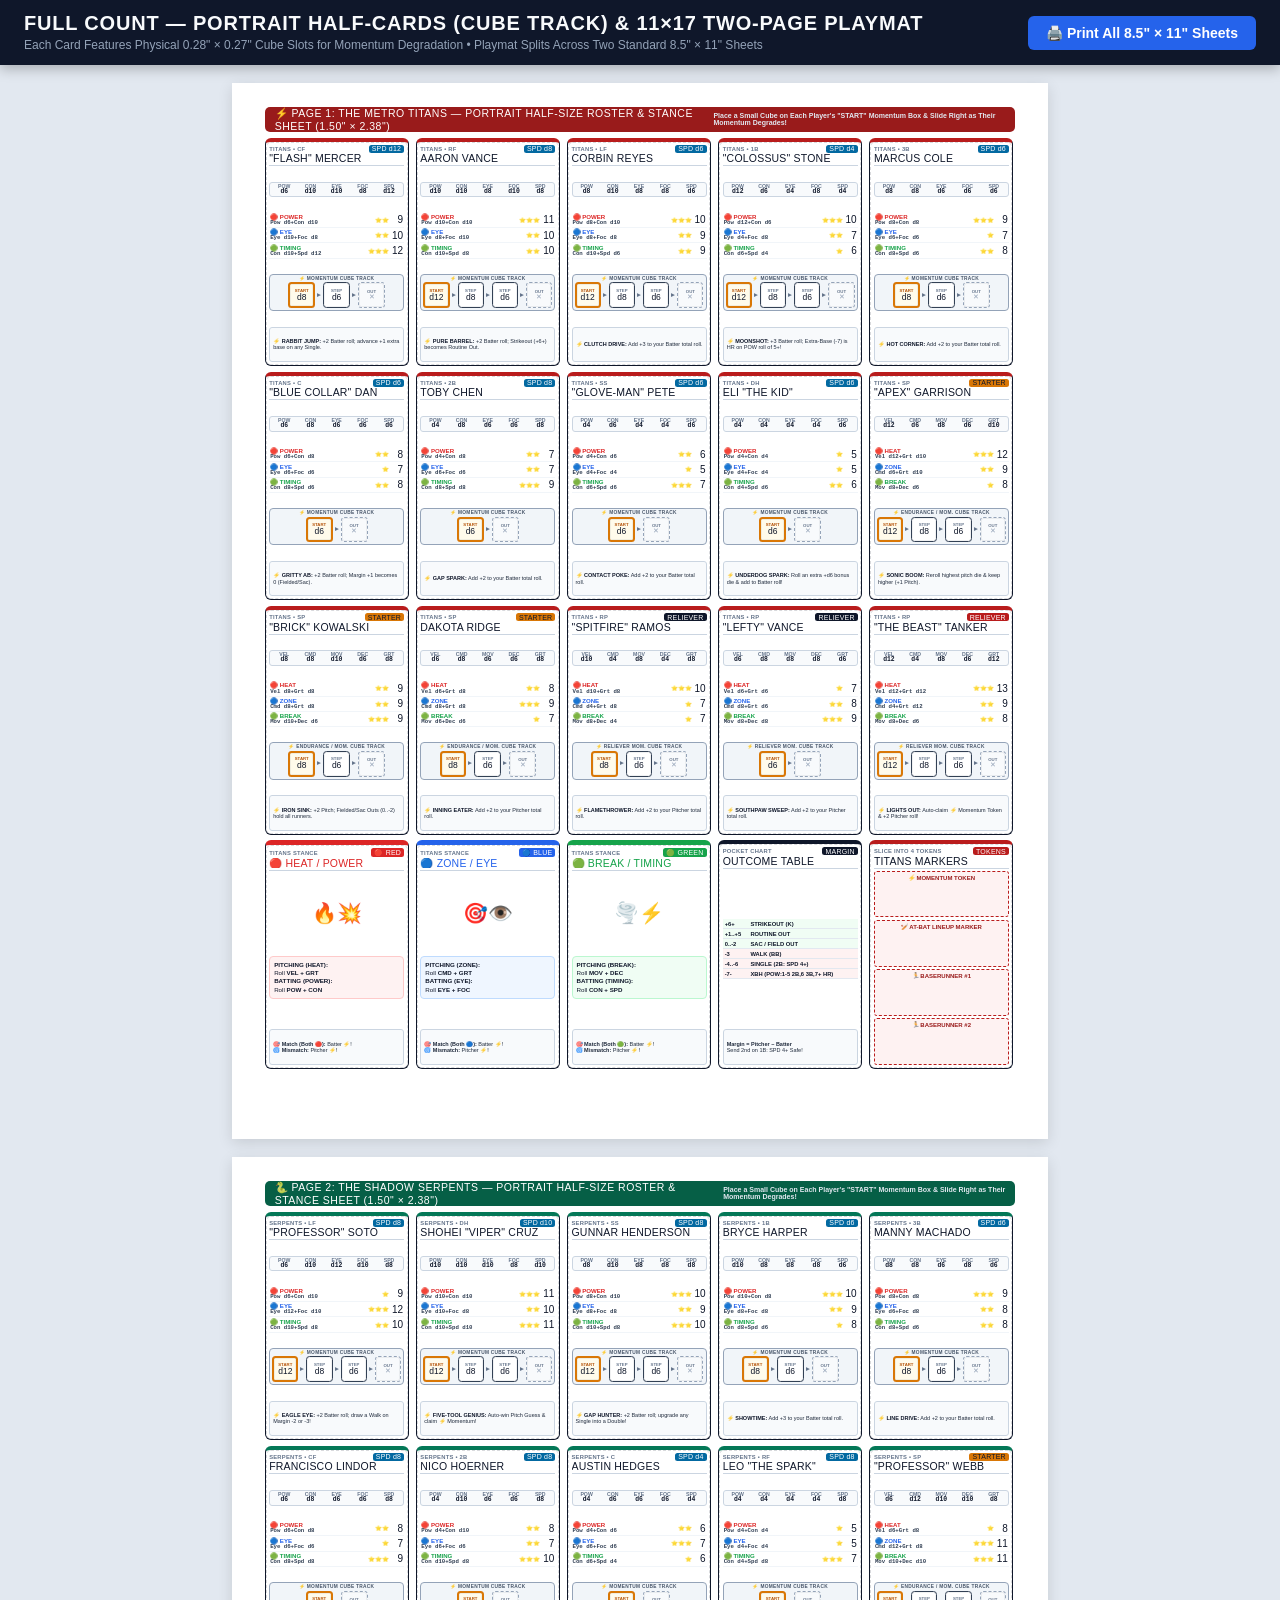
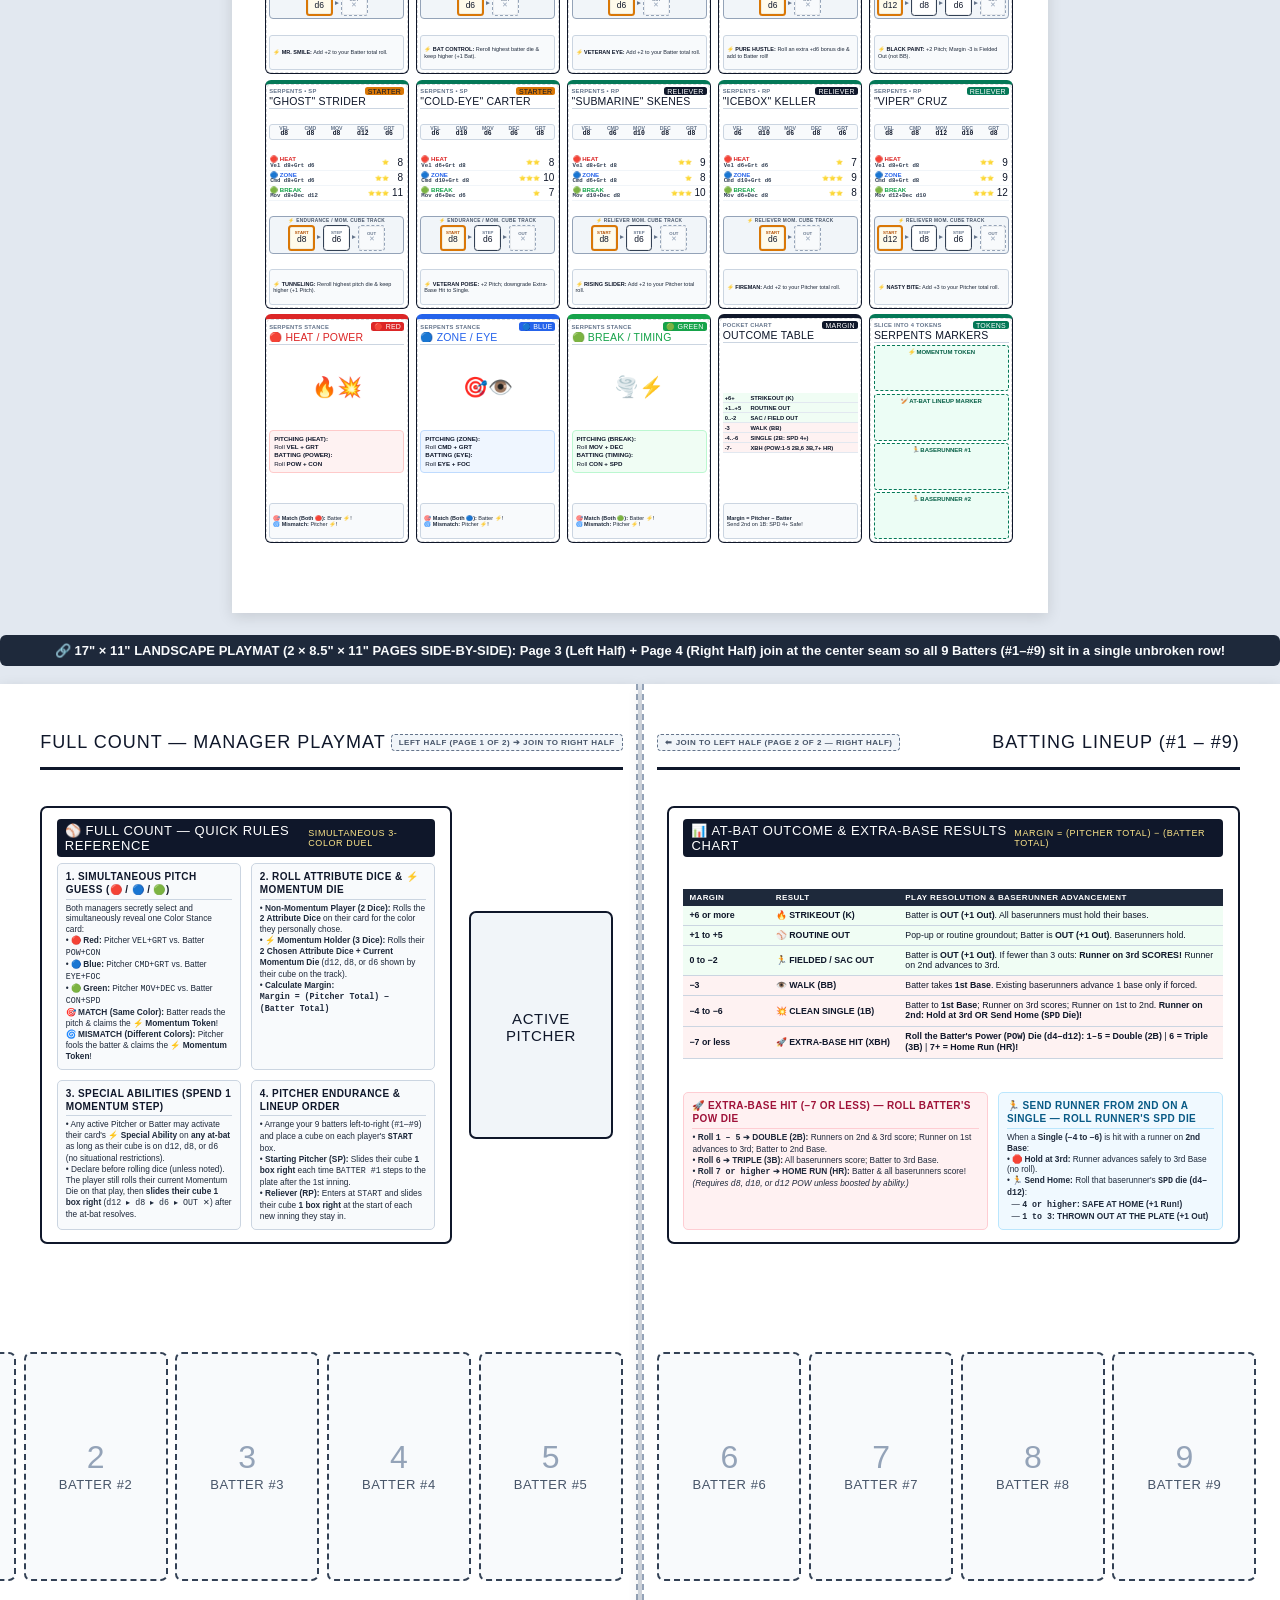
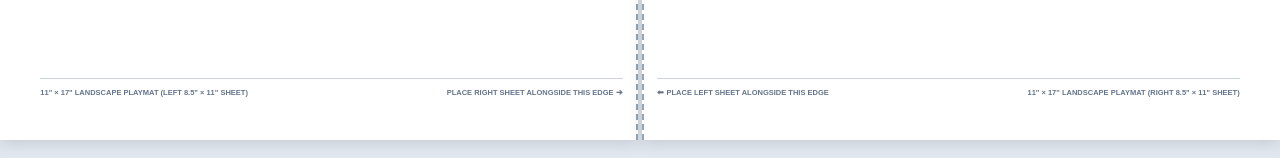
<file: team_cards.html>
<!DOCTYPE html>
<html lang="en">
<head>
<meta charset="UTF-8">
<meta name="viewport" content="width=device-width, initial-scale=1.0">
<title>Full Count — Portrait Half-Cards (Cube Track) &amp; 11×17 Landscape Playmat</title>
<style>
  @page {
    size: 8.5in 11.0in;
    margin: 0;
  }

  * {
    box-sizing: border-box;
    margin: 0;
    padding: 0;
    -webkit-print-color-adjust: exact !important;
    print-color-adjust: exact !important;
  }

  body {
    background: #e2e8f0;
    color: #0f172a;
    font-family: -apple-system, BlinkMacSystemFont, "Segoe UI", Roboto, Arial, sans-serif;
  }

  .screen-header {
    background: #0f172a;
    color: white;
    padding: 12px 24px;
    display: flex;
    justify-content: space-between;
    align-items: center;
    position: sticky;
    top: 0;
    z-index: 100;
    box-shadow: 0 4px 12px rgba(0,0,0,0.25);
  }
  .screen-header h1 {
    font-family: Impact, "Arial Black", sans-serif;
    font-size: 20px;
    letter-spacing: 0.8px;
    color: #f8fafc;
  }
  .header-actions {
    display: flex;
    gap: 10px;
    align-items: center;
  }
  .print-btn {
    background: #2563eb;
    color: white;
    border: none;
    padding: 9px 18px;
    border-radius: 6px;
    font-weight: 800;
    cursor: pointer;
    font-size: 14px;
    transition: background 0.15s;
  }
  .print-btn:hover { background: #1d4ed8; }

  /* Standard 8.5in x 11in Portrait Page for Every Sheet */
  .page {
    width: 8.5in;
    height: 11.0in;
    margin: 18px auto;
    background: white;
    padding: 0.25in 0.34in;
    box-shadow: 0 4px 14px rgba(0,0,0,0.12);
    page-break-after: always;
    break-after: page;
    overflow: hidden;
    position: relative;
  }

  /* Side-by-side preview wrapper on wide screens so you can see the 17"x11" Playmat joined together! */
  .playmat-pair-preview {
    display: flex;
    flex-direction: row;
    justify-content: center;
    align-items: flex-start;
    gap: 4px;
    margin: 18px auto;
  }
  .playmat-pair-preview .page {
    margin: 0;
  }

  @media print {
    body { background: white; margin: 0; padding: 0; }
    .screen-header, .screen-join-banner { display: none !important; }
    .playmat-pair-preview {
      display: block !important;
      margin: 0 !important;
    }
    .page {
      margin: 0 !important;
      padding: 0.25in 0.34in !important;
      width: 8.5in !important;
      height: 11.0in !important;
      box-shadow: none !important;
      page-break-after: always;
      break-after: page;
      overflow: hidden;
    }
  }

  .screen-join-banner {
    max-width: 17.0in;
    margin: 22px auto 6px auto;
    background: #1e293b;
    color: #f8fafc;
    padding: 8px 16px;
    border-radius: 6px;
    font-size: 13px;
    font-weight: 700;
    text-align: center;
  }

  /* Page Banner for Cutout Sheets */
  .sheet-banner {
    display: flex;
    justify-content: space-between;
    align-items: center;
    background: #0f172a;
    color: white;
    padding: 3px 10px;
    border-radius: 5px;
    margin-bottom: 0.06in;
    height: 0.26in;
  }
  .sheet-banner.titans-banner { background: #991b1b; }
  .sheet-banner.serpents-banner { background: #065f46; }
  .sheet-banner-title {
    font-family: Impact, "Arial Black", sans-serif;
    font-size: 10.5px;
    letter-spacing: 0.5px;
    text-transform: uppercase;
  }
  .sheet-banner-sub {
    font-size: 7px;
    font-weight: 700;
    color: #e2e8f0;
  }

  /* ====================================================================== */
  /* PORTRAIT HALF-SIZE PLAYING CARDS (1.50" wide x 2.38" tall)             */
  /* 5 columns x 4 rows = 20 Portrait Half-Cards per 8.5" x 11" sheet       */
  /* ====================================================================== */
  .portrait-card-grid {
    display: grid;
    grid-template-columns: repeat(5, 1.50in);
    grid-template-rows: repeat(4, 2.38in);
    gap: 0.06in 0.075in;
    width: 7.80in;
  }

  .card {
    width: 1.50in;
    height: 2.38in;
    border: 1.5px solid #0f172a;
    border-radius: 6px;
    padding: 3px 3.5px;
    display: flex;
    flex-direction: column;
    justify-content: space-between;
    background: white;
    position: relative;
    overflow: hidden;
  }

  .card::after {
    content: '';
    position: absolute;
    top: 0; left: 0; right: 0; bottom: 0;
    border: 1px dashed rgba(15,23,42,0.16);
    border-radius: 5px;
    pointer-events: none;
  }

  /* Team & Stance Top Accents */
  .card.titans { border-top: 4px solid #b91c1c; }
  .card.serpents { border-top: 4px solid #047857; }
  .card.stance-red { border-top: 5px solid #dc2626; }
  .card.stance-blue { border-top: 5px solid #2563eb; }
  .card.stance-green { border-top: 5px solid #16a34a; }
  .card.ref-card { border-top: 4.5px solid #0f172a; }

  /* Portrait Card Header */
  .card-header {
    border-bottom: 1px solid #cbd5e1;
    padding-bottom: 1.5px;
  }
  .card-top-meta {
    display: flex;
    justify-content: space-between;
    align-items: center;
    margin-bottom: 0.5px;
  }
  .card-role {
    font-size: 5.8px;
    font-weight: 900;
    text-transform: uppercase;
    letter-spacing: 0.25px;
    color: #64748b;
  }
  .card-badge {
    background: #0f172a;
    color: white;
    font-family: Impact, "Arial Black", sans-serif;
    font-size: 7px;
    padding: 0.5px 3px;
    border-radius: 2.5px;
    letter-spacing: 0.2px;
    white-space: nowrap;
  }
  .card-badge.spd-badge { background: #0369a1; }
  .card-badge.mom-badge { background: #d97706; color: #0f172a; }
  .card-name {
    font-family: Impact, "Arial Black", sans-serif;
    font-size: 10.5px;
    line-height: 1.0;
    color: #0f172a;
    text-transform: uppercase;
    letter-spacing: 0.2px;
    white-space: nowrap;
    overflow: hidden;
    text-overflow: ellipsis;
  }

  /* 5-Column Mini Core Attribute Strip */
  .core-stats {
    display: grid;
    grid-template-columns: repeat(5, 1fr);
    background: #f8fafc;
    border: 1px solid #cbd5e1;
    border-radius: 3px;
    padding: 1px 1px;
    text-align: center;
    font-size: 5.2px;
    font-weight: 800;
    color: #64748b;
    line-height: 1.02;
  }
  .core-stats span {
    display: flex;
    flex-direction: column;
    align-items: center;
  }
  .core-stats span strong {
    color: #0f172a;
    font-family: "Courier New", monospace;
    font-size: 6.4px;
    font-weight: 900;
  }

  /* Portrait Stances Table */
  .stances-table {
    width: 100%;
    border-collapse: collapse;
    font-size: 6.3px;
  }
  .stances-table tr {
    border-bottom: 1px solid #f1f5f9;
  }
  .stances-table td {
    padding: 1.2px 1px;
    vertical-align: middle;
  }
  .stance-tag {
    font-weight: 900;
    font-size: 6.1px;
    display: block;
    line-height: 1;
  }
  .stance-tag.red { color: #dc2626; }
  .stance-tag.blue { color: #2563eb; }
  .stance-tag.green { color: #16a34a; }
  .stance-dice {
    font-family: "Courier New", Courier, monospace;
    font-weight: 800;
    font-size: 5.7px;
    color: #334155;
    display: block;
    line-height: 1.02;
  }
  .stars {
    color: #d97706;
    font-size: 5.5px;
    text-align: right;
    white-space: nowrap;
  }
  .stance-rating {
    font-family: Impact, "Arial Black", sans-serif;
    font-size: 10px;
    text-align: right;
    color: #0f172a;
    width: 14px;
    padding-left: 1px;
  }

  /* ====================================================================== */
  /* PHYSICAL CUBE TRACK FOR MOMENTUM DEGRADATION (0.28" x 0.28" BOXES!)    */
  /* Sized for 8mm Board Game Cubes or Mini Indicators                      */
  /* ====================================================================== */
  .mom-cube-track {
    background: #f1f5f9;
    border: 1px solid #94a3b8;
    border-radius: 4px;
    padding: 1.5px 2px 2px 2px;
    display: flex;
    flex-direction: column;
    gap: 1px;
  }
  .mom-cube-label {
    font-size: 4.8px;
    font-weight: 900;
    text-transform: uppercase;
    letter-spacing: 0.3px;
    color: #475569;
    text-align: center;
    line-height: 1;
  }
  .mom-cube-row {
    display: flex;
    align-items: center;
    justify-content: center;
    gap: 2px;
  }
  .cube-box {
    width: 0.28in;
    height: 0.27in;
    border: 1.5px solid #334155;
    border-radius: 3.5px;
    background: white;
    display: flex;
    flex-direction: column;
    justify-content: center;
    align-items: center;
    position: relative;
    box-shadow: inset 0 0 0 1px rgba(15,23,42,0.06);
  }
  .cube-box.start-box {
    border: 2px solid #d97706;
    background: #fffbeb;
  }
  .cube-box.out-box {
    border: 1.5px dashed #94a3b8;
    background: #f8fafc;
  }
  .cube-box-step {
    font-size: 4.3px;
    font-weight: 900;
    text-transform: uppercase;
    color: #64748b;
    line-height: 1;
  }
  .cube-box.start-box .cube-box-step {
    color: #b45309;
  }
  .cube-box-die {
    font-family: Impact, "Arial Black", sans-serif;
    font-size: 8.5px;
    color: #0f172a;
    line-height: 1.05;
  }
  .cube-box.out-box .cube-box-die {
    font-size: 6.5px;
    color: #94a3b8;
  }
  .cube-arrow {
    font-size: 6.5px;
    font-weight: 900;
    color: #64748b;
    line-height: 1;
  }

  /* Portrait Special Ability Box */
  .ability-box {
    background: #f8fafc;
    border: 1px solid #cbd5e1;
    border-radius: 3px;
    padding: 2px 3px;
    font-size: 5.5px;
    line-height: 1.14;
    color: #1e293b;
    min-height: 0.37in;
    display: flex;
    flex-direction: column;
    justify-content: center;
  }
  .ability-title {
    font-weight: 900;
    color: #0f172a;
    text-transform: uppercase;
  }

  .mat-outcome-table {
    width: 100%;
    border-collapse: collapse;
    font-size: 5.8px;
  }
  .mat-outcome-table td {
    padding: 1.5px 2px;
    border-bottom: 1px solid #e2e8f0;
  }
  .mat-outcome-table tr.p-win { background: #f0fdf4; font-weight: 700; }
  .mat-outcome-table tr.b-win { background: #fef2f2; font-weight: 700; }

  /* ====================================================================== */
  /* 17" x 11" LANDSCAPE PLAYMAT SPLIT ACROSS TWO 8.5" x 11" PORTRAIT PAGES */
  /* ====================================================================== */
  .page.playmat-left-page {
    padding: 0.35in 0.14in 0.35in 0.42in !important;
    border-right: 2px dashed #94a3b8;
  }
  .page.playmat-right-page {
    padding: 0.35in 0.42in 0.35in 0.14in !important;
    border-left: 2px dashed #94a3b8;
  }

  .half-mat-container {
    width: 100%;
    height: 10.30in;
    display: flex;
    flex-direction: column;
    justify-content: space-between;
    position: relative;
  }

  .half-mat-header {
    height: 0.55in;
    border-bottom: 3px solid #0f172a;
    display: flex;
    align-items: center;
    justify-content: space-between;
  }

  .half-mat-title {
    font-family: Impact, "Arial Black", sans-serif;
    font-size: 18px;
    letter-spacing: 1px;
    color: #0f172a;
    text-transform: uppercase;
  }

  .seam-badge {
    font-size: 8px;
    font-weight: 900;
    color: #475569;
    background: #f1f5f9;
    border: 1px dashed #64748b;
    padding: 3px 7px;
    border-radius: 4px;
    text-transform: uppercase;
    letter-spacing: 0.5px;
  }

  /* Upper Zone of the 17"x11" Playmat (Holds Quick Rules, Active Pitcher & Results Chart) */
  .half-mat-upper {
    height: 4.80in;
    display: flex;
    align-items: stretch;
    padding: 0.12in 0;
  }
  .half-mat-upper.left-upper {
    justify-content: space-between;
    gap: 0.18in;
    padding-right: 0.10in;
  }
  .half-mat-upper.right-upper {
    justify-content: space-between;
    gap: 0.18in;
    padding-left: 0.10in;
  }

  .playmat-ref-panel {
    flex: 1;
    border: 2px solid #0f172a;
    border-radius: 7px;
    background: #ffffff;
    padding: 0.12in 0.15in;
    display: flex;
    flex-direction: column;
    justify-content: space-between;
  }

  .playmat-ref-header {
    font-family: Impact, "Arial Black", sans-serif;
    font-size: 13px;
    letter-spacing: 0.6px;
    text-transform: uppercase;
    color: #ffffff;
    background: #0f172a;
    padding: 4px 8px;
    border-radius: 4px;
    display: flex;
    justify-content: space-between;
    align-items: center;
  }

  .playmat-rules-grid {
    display: grid;
    grid-template-columns: 1fr 1fr;
    gap: 0.10in;
    margin-top: 0.06in;
    flex: 1;
  }

  .playmat-rule-block {
    background: #f8fafc;
    border: 1px solid #cbd5e1;
    border-radius: 5px;
    padding: 6px 8px;
    font-size: 8.3px;
    line-height: 1.32;
    color: #1e293b;
  }

  .playmat-rule-block h4 {
    font-family: Impact, "Arial Black", sans-serif;
    font-size: 10px;
    letter-spacing: 0.4px;
    text-transform: uppercase;
    color: #0f172a;
    margin-bottom: 3px;
    border-bottom: 1px solid #cbd5e1;
    padding-bottom: 2px;
  }

  .playmat-chart-table {
    width: 100%;
    border-collapse: collapse;
    font-size: 8.8px;
    margin-top: 4px;
  }
  .playmat-chart-table th {
    background: #1e293b;
    color: #ffffff;
    text-align: left;
    padding: 4px 6px;
    font-size: 8px;
    text-transform: uppercase;
    letter-spacing: 0.4px;
  }
  .playmat-chart-table td {
    padding: 4.5px 6px;
    border-bottom: 1px solid #cbd5e1;
  }
  .playmat-chart-table tr.p-row { background: #f0fdf4; }
  .playmat-chart-table tr.b-row { background: #fef2f2; }

  .playmat-subcharts {
    display: grid;
    grid-template-columns: 1.15fr 0.85fr;
    gap: 0.10in;
    margin-top: 0.06in;
  }

  /* Lower Zone of the 17"x11" Playmat: The Single Unbroken 9-Card Row! */
  .half-mat-lower {
    height: 3.90in;
    display: flex;
    flex-direction: column;
    justify-content: center;
  }

  .single-row-left-5 {
    display: grid;
    grid-template-columns: repeat(5, 1.50in);
    gap: 0.08in;
    justify-content: end;
  }

  .single-row-right-4 {
    display: grid;
    grid-template-columns: repeat(4, 1.50in);
    gap: 0.08in;
    justify-content: start;
  }

  .clean-slot {
    width: 1.50in;
    height: 2.38in;
    border: 2px dashed #334155;
    border-radius: 7px;
    background: #f8fafc;
    display: flex;
    flex-direction: column;
    justify-content: center;
    align-items: center;
    text-align: center;
    padding: 8px;
  }

  .clean-slot.pitcher-slot {
    border: 2.5px solid #0f172a;
    background: #f1f5f9;
  }

  .clean-slot-number {
    font-family: Impact, "Arial Black", sans-serif;
    font-size: 32px;
    color: #94a3b8;
    line-height: 1;
  }

  .clean-slot-label {
    font-family: Impact, "Arial Black", sans-serif;
    font-size: 13px;
    color: #475569;
    letter-spacing: 0.6px;
    text-transform: uppercase;
    margin-top: 4px;
  }

  .half-mat-footer {
    height: 0.30in;
    border-top: 1px solid #cbd5e1;
    display: flex;
    align-items: center;
    justify-content: space-between;
    font-size: 7.5px;
    font-weight: 800;
    color: #64748b;
  }
</style>
</head>
<body>

<div class="screen-header">
  <div>
    <h1>FULL COUNT — PORTRAIT HALF-CARDS (CUBE TRACK) &amp; 11×17 TWO-PAGE PLAYMAT</h1>
    <span style="font-size: 12px; color: #94a3b8;">Each Card Features Physical 0.28" × 0.27" Cube Slots for Momentum Degradation • Playmat Splits Across Two Standard 8.5" × 11" Sheets</span>
  </div>
  <div class="header-actions">
    <button class="print-btn" onclick="window.print()">🖨️ Print All 8.5" × 11" Sheets</button>
  </div>
</div>

<!-- ====================================================================== -->
<!-- PAGE 1: METRO TITANS COMPLETE 20-CARD PORTRAIT SHEET (8.5" x 11")      -->
<!-- ====================================================================== -->
<div class="page">
  <div class="sheet-banner titans-banner">
    <span class="sheet-banner-title">⚡ PAGE 1: THE METRO TITANS — PORTRAIT HALF-SIZE ROSTER &amp; STANCE SHEET (1.50" × 2.38")</span>
    <span class="sheet-banner-sub">Place a Small Cube on Each Player's "START" Momentum Box &amp; Slide Right as Their Momentum Degrades!</span>
  </div>

  <div class="portrait-card-grid">

    <!-- 1. FLASH MERCER (d8) -->
    <div class="card titans">
      <div class="card-header">
        <div class="card-top-meta">
          <span class="card-role">TITANS • CF</span>
          <span class="card-badge spd-badge">SPD d12</span>
        </div>
        <div class="card-name">"FLASH" MERCER</div>
      </div>
      <div class="core-stats">
        <span>POW<strong>d6</strong></span><span>CON<strong>d10</strong></span><span>EYE<strong>d10</strong></span><span>FOC<strong>d8</strong></span><span>SPD<strong>d12</strong></span>
      </div>
      <table class="stances-table">
        <tr><td><span class="stance-tag red">🔴 POWER</span><span class="stance-dice">Pow d6+Con d10</span></td><td class="stars">⭐⭐</td><td class="stance-rating">9</td></tr>
        <tr><td><span class="stance-tag blue">🔵 EYE</span><span class="stance-dice">Eye d10+Foc d8</span></td><td class="stars">⭐⭐</td><td class="stance-rating">10</td></tr>
        <tr><td><span class="stance-tag green">🟢 TIMING</span><span class="stance-dice">Con d10+Spd d12</span></td><td class="stars">⭐⭐⭐</td><td class="stance-rating">12</td></tr>
      </table>
      <div class="mom-cube-track">
        <div class="mom-cube-label">⚡ MOMENTUM CUBE TRACK</div>
        <div class="mom-cube-row">
          <div class="cube-box start-box"><span class="cube-box-step">START</span><span class="cube-box-die">d8</span></div>
          <span class="cube-arrow">▸</span>
          <div class="cube-box"><span class="cube-box-step">STEP</span><span class="cube-box-die">d6</span></div>
          <span class="cube-arrow">▸</span>
          <div class="cube-box out-box"><span class="cube-box-step">OUT</span><span class="cube-box-die">✕</span></div>
        </div>
      </div>
      <div class="ability-box">
        <div><span class="ability-title">⚡ RABBIT JUMP:</span> +2 Batter roll; advance +1 extra base on any Single.</div>
      </div>
    </div>

    <!-- 2. AARON VANCE (d12) -->
    <div class="card titans">
      <div class="card-header">
        <div class="card-top-meta">
          <span class="card-role">TITANS • RF</span>
          <span class="card-badge spd-badge">SPD d8</span>
        </div>
        <div class="card-name">AARON VANCE</div>
      </div>
      <div class="core-stats">
        <span>POW<strong>d10</strong></span><span>CON<strong>d10</strong></span><span>EYE<strong>d8</strong></span><span>FOC<strong>d10</strong></span><span>SPD<strong>d8</strong></span>
      </div>
      <table class="stances-table">
        <tr><td><span class="stance-tag red">🔴 POWER</span><span class="stance-dice">Pow d10+Con d10</span></td><td class="stars">⭐⭐⭐</td><td class="stance-rating">11</td></tr>
        <tr><td><span class="stance-tag blue">🔵 EYE</span><span class="stance-dice">Eye d8+Foc d10</span></td><td class="stars">⭐⭐</td><td class="stance-rating">10</td></tr>
        <tr><td><span class="stance-tag green">🟢 TIMING</span><span class="stance-dice">Con d10+Spd d8</span></td><td class="stars">⭐⭐</td><td class="stance-rating">10</td></tr>
      </table>
      <div class="mom-cube-track">
        <div class="mom-cube-label">⚡ MOMENTUM CUBE TRACK</div>
        <div class="mom-cube-row">
          <div class="cube-box start-box"><span class="cube-box-step">START</span><span class="cube-box-die">d12</span></div>
          <span class="cube-arrow">▸</span>
          <div class="cube-box"><span class="cube-box-step">STEP</span><span class="cube-box-die">d8</span></div>
          <span class="cube-arrow">▸</span>
          <div class="cube-box"><span class="cube-box-step">STEP</span><span class="cube-box-die">d6</span></div>
          <span class="cube-arrow">▸</span>
          <div class="cube-box out-box"><span class="cube-box-step">OUT</span><span class="cube-box-die">✕</span></div>
        </div>
      </div>
      <div class="ability-box">
        <div><span class="ability-title">⚡ PURE BARREL:</span> +2 Batter roll; Strikeout (+6+) becomes Routine Out.</div>
      </div>
    </div>

    <!-- 3. CORBIN REYES (d12) -->
    <div class="card titans">
      <div class="card-header">
        <div class="card-top-meta">
          <span class="card-role">TITANS • LF</span>
          <span class="card-badge spd-badge">SPD d6</span>
        </div>
        <div class="card-name">CORBIN REYES</div>
      </div>
      <div class="core-stats">
        <span>POW<strong>d8</strong></span><span>CON<strong>d10</strong></span><span>EYE<strong>d8</strong></span><span>FOC<strong>d8</strong></span><span>SPD<strong>d6</strong></span>
      </div>
      <table class="stances-table">
        <tr><td><span class="stance-tag red">🔴 POWER</span><span class="stance-dice">Pow d8+Con d10</span></td><td class="stars">⭐⭐⭐</td><td class="stance-rating">10</td></tr>
        <tr><td><span class="stance-tag blue">🔵 EYE</span><span class="stance-dice">Eye d8+Foc d8</span></td><td class="stars">⭐⭐</td><td class="stance-rating">9</td></tr>
        <tr><td><span class="stance-tag green">🟢 TIMING</span><span class="stance-dice">Con d10+Spd d6</span></td><td class="stars">⭐⭐</td><td class="stance-rating">9</td></tr>
      </table>
      <div class="mom-cube-track">
        <div class="mom-cube-label">⚡ MOMENTUM CUBE TRACK</div>
        <div class="mom-cube-row">
          <div class="cube-box start-box"><span class="cube-box-step">START</span><span class="cube-box-die">d12</span></div>
          <span class="cube-arrow">▸</span>
          <div class="cube-box"><span class="cube-box-step">STEP</span><span class="cube-box-die">d8</span></div>
          <span class="cube-arrow">▸</span>
          <div class="cube-box"><span class="cube-box-step">STEP</span><span class="cube-box-die">d6</span></div>
          <span class="cube-arrow">▸</span>
          <div class="cube-box out-box"><span class="cube-box-step">OUT</span><span class="cube-box-die">✕</span></div>
        </div>
      </div>
      <div class="ability-box">
        <div><span class="ability-title">⚡ CLUTCH DRIVE:</span> Add +3 to your Batter total roll.</div>
      </div>
    </div>

    <!-- 4. COLOSSUS STONE (d12) -->
    <div class="card titans">
      <div class="card-header">
        <div class="card-top-meta">
          <span class="card-role">TITANS • 1B</span>
          <span class="card-badge spd-badge">SPD d4</span>
        </div>
        <div class="card-name">"COLOSSUS" STONE</div>
      </div>
      <div class="core-stats">
        <span>POW<strong>d12</strong></span><span>CON<strong>d6</strong></span><span>EYE<strong>d4</strong></span><span>FOC<strong>d8</strong></span><span>SPD<strong>d4</strong></span>
      </div>
      <table class="stances-table">
        <tr><td><span class="stance-tag red">🔴 POWER</span><span class="stance-dice">Pow d12+Con d6</span></td><td class="stars">⭐⭐⭐</td><td class="stance-rating">10</td></tr>
        <tr><td><span class="stance-tag blue">🔵 EYE</span><span class="stance-dice">Eye d4+Foc d8</span></td><td class="stars">⭐⭐</td><td class="stance-rating">7</td></tr>
        <tr><td><span class="stance-tag green">🟢 TIMING</span><span class="stance-dice">Con d6+Spd d4</span></td><td class="stars">⭐</td><td class="stance-rating">6</td></tr>
      </table>
      <div class="mom-cube-track">
        <div class="mom-cube-label">⚡ MOMENTUM CUBE TRACK</div>
        <div class="mom-cube-row">
          <div class="cube-box start-box"><span class="cube-box-step">START</span><span class="cube-box-die">d12</span></div>
          <span class="cube-arrow">▸</span>
          <div class="cube-box"><span class="cube-box-step">STEP</span><span class="cube-box-die">d8</span></div>
          <span class="cube-arrow">▸</span>
          <div class="cube-box"><span class="cube-box-step">STEP</span><span class="cube-box-die">d6</span></div>
          <span class="cube-arrow">▸</span>
          <div class="cube-box out-box"><span class="cube-box-step">OUT</span><span class="cube-box-die">✕</span></div>
        </div>
      </div>
      <div class="ability-box">
        <div><span class="ability-title">⚡ MOONSHOT:</span> +3 Batter roll; Extra-Base (-7) is HR on POW roll of 5+!</div>
      </div>
    </div>

    <!-- 5. MARCUS COLE (d8) -->
    <div class="card titans">
      <div class="card-header">
        <div class="card-top-meta">
          <span class="card-role">TITANS • 3B</span>
          <span class="card-badge spd-badge">SPD d6</span>
        </div>
        <div class="card-name">MARCUS COLE</div>
      </div>
      <div class="core-stats">
        <span>POW<strong>d8</strong></span><span>CON<strong>d8</strong></span><span>EYE<strong>d6</strong></span><span>FOC<strong>d6</strong></span><span>SPD<strong>d6</strong></span>
      </div>
      <table class="stances-table">
        <tr><td><span class="stance-tag red">🔴 POWER</span><span class="stance-dice">Pow d8+Con d8</span></td><td class="stars">⭐⭐⭐</td><td class="stance-rating">9</td></tr>
        <tr><td><span class="stance-tag blue">🔵 EYE</span><span class="stance-dice">Eye d6+Foc d6</span></td><td class="stars">⭐</td><td class="stance-rating">7</td></tr>
        <tr><td><span class="stance-tag green">🟢 TIMING</span><span class="stance-dice">Con d8+Spd d6</span></td><td class="stars">⭐⭐</td><td class="stance-rating">8</td></tr>
      </table>
      <div class="mom-cube-track">
        <div class="mom-cube-label">⚡ MOMENTUM CUBE TRACK</div>
        <div class="mom-cube-row">
          <div class="cube-box start-box"><span class="cube-box-step">START</span><span class="cube-box-die">d8</span></div>
          <span class="cube-arrow">▸</span>
          <div class="cube-box"><span class="cube-box-step">STEP</span><span class="cube-box-die">d6</span></div>
          <span class="cube-arrow">▸</span>
          <div class="cube-box out-box"><span class="cube-box-step">OUT</span><span class="cube-box-die">✕</span></div>
        </div>
      </div>
      <div class="ability-box">
        <div><span class="ability-title">⚡ HOT CORNER:</span> Add +2 to your Batter total roll.</div>
      </div>
    </div>

    <!-- 6. BLUE COLLAR DAN (d6) -->
    <div class="card titans">
      <div class="card-header">
        <div class="card-top-meta">
          <span class="card-role">TITANS • C</span>
          <span class="card-badge spd-badge">SPD d6</span>
        </div>
        <div class="card-name">"BLUE COLLAR" DAN</div>
      </div>
      <div class="core-stats">
        <span>POW<strong>d6</strong></span><span>CON<strong>d8</strong></span><span>EYE<strong>d6</strong></span><span>FOC<strong>d6</strong></span><span>SPD<strong>d6</strong></span>
      </div>
      <table class="stances-table">
        <tr><td><span class="stance-tag red">🔴 POWER</span><span class="stance-dice">Pow d6+Con d8</span></td><td class="stars">⭐⭐</td><td class="stance-rating">8</td></tr>
        <tr><td><span class="stance-tag blue">🔵 EYE</span><span class="stance-dice">Eye d6+Foc d6</span></td><td class="stars">⭐</td><td class="stance-rating">7</td></tr>
        <tr><td><span class="stance-tag green">🟢 TIMING</span><span class="stance-dice">Con d8+Spd d6</span></td><td class="stars">⭐⭐</td><td class="stance-rating">8</td></tr>
      </table>
      <div class="mom-cube-track">
        <div class="mom-cube-label">⚡ MOMENTUM CUBE TRACK</div>
        <div class="mom-cube-row">
          <div class="cube-box start-box"><span class="cube-box-step">START</span><span class="cube-box-die">d6</span></div>
          <span class="cube-arrow">▸</span>
          <div class="cube-box out-box"><span class="cube-box-step">OUT</span><span class="cube-box-die">✕</span></div>
        </div>
      </div>
      <div class="ability-box">
        <div><span class="ability-title">⚡ GRITTY AB:</span> +2 Batter roll; Margin +1 becomes 0 (Fielded/Sac).</div>
      </div>
    </div>

    <!-- 7. TOBY CHEN (d6) -->
    <div class="card titans">
      <div class="card-header">
        <div class="card-top-meta">
          <span class="card-role">TITANS • 2B</span>
          <span class="card-badge spd-badge">SPD d8</span>
        </div>
        <div class="card-name">TOBY CHEN</div>
      </div>
      <div class="core-stats">
        <span>POW<strong>d4</strong></span><span>CON<strong>d8</strong></span><span>EYE<strong>d6</strong></span><span>FOC<strong>d6</strong></span><span>SPD<strong>d8</strong></span>
      </div>
      <table class="stances-table">
        <tr><td><span class="stance-tag red">🔴 POWER</span><span class="stance-dice">Pow d4+Con d8</span></td><td class="stars">⭐⭐</td><td class="stance-rating">7</td></tr>
        <tr><td><span class="stance-tag blue">🔵 EYE</span><span class="stance-dice">Eye d6+Foc d6</span></td><td class="stars">⭐⭐</td><td class="stance-rating">7</td></tr>
        <tr><td><span class="stance-tag green">🟢 TIMING</span><span class="stance-dice">Con d8+Spd d8</span></td><td class="stars">⭐⭐⭐</td><td class="stance-rating">9</td></tr>
      </table>
      <div class="mom-cube-track">
        <div class="mom-cube-label">⚡ MOMENTUM CUBE TRACK</div>
        <div class="mom-cube-row">
          <div class="cube-box start-box"><span class="cube-box-step">START</span><span class="cube-box-die">d6</span></div>
          <span class="cube-arrow">▸</span>
          <div class="cube-box out-box"><span class="cube-box-step">OUT</span><span class="cube-box-die">✕</span></div>
        </div>
      </div>
      <div class="ability-box">
        <div><span class="ability-title">⚡ GAP SPARK:</span> Add +2 to your Batter total roll.</div>
      </div>
    </div>

    <!-- 8. GLOVE-MAN PETE (d6) -->
    <div class="card titans">
      <div class="card-header">
        <div class="card-top-meta">
          <span class="card-role">TITANS • SS</span>
          <span class="card-badge spd-badge">SPD d6</span>
        </div>
        <div class="card-name">"GLOVE-MAN" PETE</div>
      </div>
      <div class="core-stats">
        <span>POW<strong>d4</strong></span><span>CON<strong>d6</strong></span><span>EYE<strong>d4</strong></span><span>FOC<strong>d4</strong></span><span>SPD<strong>d6</strong></span>
      </div>
      <table class="stances-table">
        <tr><td><span class="stance-tag red">🔴 POWER</span><span class="stance-dice">Pow d4+Con d6</span></td><td class="stars">⭐⭐</td><td class="stance-rating">6</td></tr>
        <tr><td><span class="stance-tag blue">🔵 EYE</span><span class="stance-dice">Eye d4+Foc d4</span></td><td class="stars">⭐</td><td class="stance-rating">5</td></tr>
        <tr><td><span class="stance-tag green">🟢 TIMING</span><span class="stance-dice">Con d6+Spd d6</span></td><td class="stars">⭐⭐⭐</td><td class="stance-rating">7</td></tr>
      </table>
      <div class="mom-cube-track">
        <div class="mom-cube-label">⚡ MOMENTUM CUBE TRACK</div>
        <div class="mom-cube-row">
          <div class="cube-box start-box"><span class="cube-box-step">START</span><span class="cube-box-die">d6</span></div>
          <span class="cube-arrow">▸</span>
          <div class="cube-box out-box"><span class="cube-box-step">OUT</span><span class="cube-box-die">✕</span></div>
        </div>
      </div>
      <div class="ability-box">
        <div><span class="ability-title">⚡ CONTACT POKE:</span> Add +2 to your Batter total roll.</div>
      </div>
    </div>

    <!-- 9. ELI THE KID (d6) -->
    <div class="card titans">
      <div class="card-header">
        <div class="card-top-meta">
          <span class="card-role">TITANS • DH</span>
          <span class="card-badge spd-badge">SPD d6</span>
        </div>
        <div class="card-name">ELI "THE KID"</div>
      </div>
      <div class="core-stats">
        <span>POW<strong>d4</strong></span><span>CON<strong>d4</strong></span><span>EYE<strong>d4</strong></span><span>FOC<strong>d4</strong></span><span>SPD<strong>d6</strong></span>
      </div>
      <table class="stances-table">
        <tr><td><span class="stance-tag red">🔴 POWER</span><span class="stance-dice">Pow d4+Con d4</span></td><td class="stars">⭐</td><td class="stance-rating">5</td></tr>
        <tr><td><span class="stance-tag blue">🔵 EYE</span><span class="stance-dice">Eye d4+Foc d4</span></td><td class="stars">⭐</td><td class="stance-rating">5</td></tr>
        <tr><td><span class="stance-tag green">🟢 TIMING</span><span class="stance-dice">Con d4+Spd d6</span></td><td class="stars">⭐⭐</td><td class="stance-rating">6</td></tr>
      </table>
      <div class="mom-cube-track">
        <div class="mom-cube-label">⚡ MOMENTUM CUBE TRACK</div>
        <div class="mom-cube-row">
          <div class="cube-box start-box"><span class="cube-box-step">START</span><span class="cube-box-die">d6</span></div>
          <span class="cube-arrow">▸</span>
          <div class="cube-box out-box"><span class="cube-box-step">OUT</span><span class="cube-box-die">✕</span></div>
        </div>
      </div>
      <div class="ability-box">
        <div><span class="ability-title">⚡ UNDERDOG SPARK:</span> Roll an extra +d6 bonus die &amp; add to Batter roll!</div>
      </div>
    </div>

    <!-- 10. SP: APEX GARRISON (d12) -->
    <div class="card titans">
      <div class="card-header">
        <div class="card-top-meta">
          <span class="card-role">TITANS • SP</span>
          <span class="card-badge mom-badge">STARTER</span>
        </div>
        <div class="card-name">"APEX" GARRISON</div>
      </div>
      <div class="core-stats">
        <span>VEL<strong>d12</strong></span><span>CMD<strong>d6</strong></span><span>MOV<strong>d8</strong></span><span>DEC<strong>d6</strong></span><span>GRT<strong>d10</strong></span>
      </div>
      <table class="stances-table">
        <tr><td><span class="stance-tag red">🔴 HEAT</span><span class="stance-dice">Vel d12+Grt d10</span></td><td class="stars">⭐⭐⭐</td><td class="stance-rating">12</td></tr>
        <tr><td><span class="stance-tag blue">🔵 ZONE</span><span class="stance-dice">Cmd d6+Grt d10</span></td><td class="stars">⭐⭐</td><td class="stance-rating">9</td></tr>
        <tr><td><span class="stance-tag green">🟢 BREAK</span><span class="stance-dice">Mov d8+Dec d6</span></td><td class="stars">⭐</td><td class="stance-rating">8</td></tr>
      </table>
      <div class="mom-cube-track">
        <div class="mom-cube-label">⚡ ENDURANCE / MOM. CUBE TRACK</div>
        <div class="mom-cube-row">
          <div class="cube-box start-box"><span class="cube-box-step">START</span><span class="cube-box-die">d12</span></div>
          <span class="cube-arrow">▸</span>
          <div class="cube-box"><span class="cube-box-step">STEP</span><span class="cube-box-die">d8</span></div>
          <span class="cube-arrow">▸</span>
          <div class="cube-box"><span class="cube-box-step">STEP</span><span class="cube-box-die">d6</span></div>
          <span class="cube-arrow">▸</span>
          <div class="cube-box out-box"><span class="cube-box-step">OUT</span><span class="cube-box-die">✕</span></div>
        </div>
      </div>
      <div class="ability-box">
        <div><span class="ability-title">⚡ SONIC BOOM:</span> Reroll highest pitch die &amp; keep higher (+1 Pitch).</div>
      </div>
    </div>

    <!-- 11. SP: BRICK KOWALSKI (d8) -->
    <div class="card titans">
      <div class="card-header">
        <div class="card-top-meta">
          <span class="card-role">TITANS • SP</span>
          <span class="card-badge mom-badge">STARTER</span>
        </div>
        <div class="card-name">"BRICK" KOWALSKI</div>
      </div>
      <div class="core-stats">
        <span>VEL<strong>d8</strong></span><span>CMD<strong>d8</strong></span><span>MOV<strong>d10</strong></span><span>DEC<strong>d6</strong></span><span>GRT<strong>d8</strong></span>
      </div>
      <table class="stances-table">
        <tr><td><span class="stance-tag red">🔴 HEAT</span><span class="stance-dice">Vel d8+Grt d8</span></td><td class="stars">⭐⭐</td><td class="stance-rating">9</td></tr>
        <tr><td><span class="stance-tag blue">🔵 ZONE</span><span class="stance-dice">Cmd d8+Grt d8</span></td><td class="stars">⭐⭐</td><td class="stance-rating">9</td></tr>
        <tr><td><span class="stance-tag green">🟢 BREAK</span><span class="stance-dice">Mov d10+Dec d6</span></td><td class="stars">⭐⭐⭐</td><td class="stance-rating">9</td></tr>
      </table>
      <div class="mom-cube-track">
        <div class="mom-cube-label">⚡ ENDURANCE / MOM. CUBE TRACK</div>
        <div class="mom-cube-row">
          <div class="cube-box start-box"><span class="cube-box-step">START</span><span class="cube-box-die">d8</span></div>
          <span class="cube-arrow">▸</span>
          <div class="cube-box"><span class="cube-box-step">STEP</span><span class="cube-box-die">d6</span></div>
          <span class="cube-arrow">▸</span>
          <div class="cube-box out-box"><span class="cube-box-step">OUT</span><span class="cube-box-die">✕</span></div>
        </div>
      </div>
      <div class="ability-box">
        <div><span class="ability-title">⚡ IRON SINK:</span> +2 Pitch; Fielded/Sac Outs (0..-2) hold all runners.</div>
      </div>
    </div>

    <!-- 12. SP: DAKOTA RIDGE (d8) -->
    <div class="card titans">
      <div class="card-header">
        <div class="card-top-meta">
          <span class="card-role">TITANS • SP</span>
          <span class="card-badge mom-badge">STARTER</span>
        </div>
        <div class="card-name">DAKOTA RIDGE</div>
      </div>
      <div class="core-stats">
        <span>VEL<strong>d6</strong></span><span>CMD<strong>d8</strong></span><span>MOV<strong>d6</strong></span><span>DEC<strong>d6</strong></span><span>GRT<strong>d8</strong></span>
      </div>
      <table class="stances-table">
        <tr><td><span class="stance-tag red">🔴 HEAT</span><span class="stance-dice">Vel d6+Grt d8</span></td><td class="stars">⭐⭐</td><td class="stance-rating">8</td></tr>
        <tr><td><span class="stance-tag blue">🔵 ZONE</span><span class="stance-dice">Cmd d8+Grt d8</span></td><td class="stars">⭐⭐⭐</td><td class="stance-rating">9</td></tr>
        <tr><td><span class="stance-tag green">🟢 BREAK</span><span class="stance-dice">Mov d6+Dec d6</span></td><td class="stars">⭐</td><td class="stance-rating">7</td></tr>
      </table>
      <div class="mom-cube-track">
        <div class="mom-cube-label">⚡ ENDURANCE / MOM. CUBE TRACK</div>
        <div class="mom-cube-row">
          <div class="cube-box start-box"><span class="cube-box-step">START</span><span class="cube-box-die">d8</span></div>
          <span class="cube-arrow">▸</span>
          <div class="cube-box"><span class="cube-box-step">STEP</span><span class="cube-box-die">d6</span></div>
          <span class="cube-arrow">▸</span>
          <div class="cube-box out-box"><span class="cube-box-step">OUT</span><span class="cube-box-die">✕</span></div>
        </div>
      </div>
      <div class="ability-box">
        <div><span class="ability-title">⚡ INNING EATER:</span> Add +2 to your Pitcher total roll.</div>
      </div>
    </div>

    <!-- 13. RP: SPITFIRE RAMOS (d8) -->
    <div class="card titans">
      <div class="card-header">
        <div class="card-top-meta">
          <span class="card-role">TITANS • RP</span>
          <span class="card-badge">RELIEVER</span>
        </div>
        <div class="card-name">"SPITFIRE" RAMOS</div>
      </div>
      <div class="core-stats">
        <span>VEL<strong>d10</strong></span><span>CMD<strong>d4</strong></span><span>MOV<strong>d8</strong></span><span>DEC<strong>d4</strong></span><span>GRT<strong>d8</strong></span>
      </div>
      <table class="stances-table">
        <tr><td><span class="stance-tag red">🔴 HEAT</span><span class="stance-dice">Vel d10+Grt d8</span></td><td class="stars">⭐⭐⭐</td><td class="stance-rating">10</td></tr>
        <tr><td><span class="stance-tag blue">🔵 ZONE</span><span class="stance-dice">Cmd d4+Grt d8</span></td><td class="stars">⭐</td><td class="stance-rating">7</td></tr>
        <tr><td><span class="stance-tag green">🟢 BREAK</span><span class="stance-dice">Mov d8+Dec d4</span></td><td class="stars">⭐</td><td class="stance-rating">7</td></tr>
      </table>
      <div class="mom-cube-track">
        <div class="mom-cube-label">⚡ RELIEVER MOM. CUBE TRACK</div>
        <div class="mom-cube-row">
          <div class="cube-box start-box"><span class="cube-box-step">START</span><span class="cube-box-die">d8</span></div>
          <span class="cube-arrow">▸</span>
          <div class="cube-box"><span class="cube-box-step">STEP</span><span class="cube-box-die">d6</span></div>
          <span class="cube-arrow">▸</span>
          <div class="cube-box out-box"><span class="cube-box-step">OUT</span><span class="cube-box-die">✕</span></div>
        </div>
      </div>
      <div class="ability-box">
        <div><span class="ability-title">⚡ FLAMETHROWER:</span> Add +2 to your Pitcher total roll.</div>
      </div>
    </div>

    <!-- 14. RP: LEFTY VANCE (d6) -->
    <div class="card titans">
      <div class="card-header">
        <div class="card-top-meta">
          <span class="card-role">TITANS • RP</span>
          <span class="card-badge">RELIEVER</span>
        </div>
        <div class="card-name">"LEFTY" VANCE</div>
      </div>
      <div class="core-stats">
        <span>VEL<strong>d6</strong></span><span>CMD<strong>d8</strong></span><span>MOV<strong>d8</strong></span><span>DEC<strong>d8</strong></span><span>GRT<strong>d6</strong></span>
      </div>
      <table class="stances-table">
        <tr><td><span class="stance-tag red">🔴 HEAT</span><span class="stance-dice">Vel d6+Grt d6</span></td><td class="stars">⭐</td><td class="stance-rating">7</td></tr>
        <tr><td><span class="stance-tag blue">🔵 ZONE</span><span class="stance-dice">Cmd d8+Grt d6</span></td><td class="stars">⭐⭐</td><td class="stance-rating">8</td></tr>
        <tr><td><span class="stance-tag green">🟢 BREAK</span><span class="stance-dice">Mov d8+Dec d8</span></td><td class="stars">⭐⭐⭐</td><td class="stance-rating">9</td></tr>
      </table>
      <div class="mom-cube-track">
        <div class="mom-cube-label">⚡ RELIEVER MOM. CUBE TRACK</div>
        <div class="mom-cube-row">
          <div class="cube-box start-box"><span class="cube-box-step">START</span><span class="cube-box-die">d6</span></div>
          <span class="cube-arrow">▸</span>
          <div class="cube-box out-box"><span class="cube-box-step">OUT</span><span class="cube-box-die">✕</span></div>
        </div>
      </div>
      <div class="ability-box">
        <div><span class="ability-title">⚡ SOUTHPAW SWEEP:</span> Add +2 to your Pitcher total roll.</div>
      </div>
    </div>

    <!-- 15. RP: THE BEAST TANKER (d12) -->
    <div class="card titans">
      <div class="card-header">
        <div class="card-top-meta">
          <span class="card-role">TITANS • RP</span>
          <span class="card-badge" style="background:#b91c1c;">RELIEVER</span>
        </div>
        <div class="card-name">"THE BEAST" TANKER</div>
      </div>
      <div class="core-stats">
        <span>VEL<strong>d12</strong></span><span>CMD<strong>d4</strong></span><span>MOV<strong>d8</strong></span><span>DEC<strong>d6</strong></span><span>GRT<strong>d12</strong></span>
      </div>
      <table class="stances-table">
        <tr><td><span class="stance-tag red">🔴 HEAT</span><span class="stance-dice">Vel d12+Grt d12</span></td><td class="stars">⭐⭐⭐</td><td class="stance-rating">13</td></tr>
        <tr><td><span class="stance-tag blue">🔵 ZONE</span><span class="stance-dice">Cmd d4+Grt d12</span></td><td class="stars">⭐⭐</td><td class="stance-rating">9</td></tr>
        <tr><td><span class="stance-tag green">🟢 BREAK</span><span class="stance-dice">Mov d8+Dec d6</span></td><td class="stars">⭐⭐</td><td class="stance-rating">8</td></tr>
      </table>
      <div class="mom-cube-track">
        <div class="mom-cube-label">⚡ RELIEVER MOM. CUBE TRACK</div>
        <div class="mom-cube-row">
          <div class="cube-box start-box"><span class="cube-box-step">START</span><span class="cube-box-die">d12</span></div>
          <span class="cube-arrow">▸</span>
          <div class="cube-box"><span class="cube-box-step">STEP</span><span class="cube-box-die">d8</span></div>
          <span class="cube-arrow">▸</span>
          <div class="cube-box"><span class="cube-box-step">STEP</span><span class="cube-box-die">d6</span></div>
          <span class="cube-arrow">▸</span>
          <div class="cube-box out-box"><span class="cube-box-step">OUT</span><span class="cube-box-die">✕</span></div>
        </div>
      </div>
      <div class="ability-box">
        <div><span class="ability-title">⚡ LIGHTS OUT:</span> Auto-claim ⚡ Momentum Token &amp; +2 Pitcher roll!</div>
      </div>
    </div>

    <!-- 16. RED STANCE CARD -->
    <div class="card stance-red">
      <div class="card-header">
        <div class="card-top-meta"><span class="card-role">TITANS STANCE</span><span class="card-badge" style="background:#dc2626;">🔴 RED</span></div>
        <div class="card-name" style="color:#dc2626;">🔴 HEAT / POWER</div>
      </div>
      <div style="text-align:center; font-size:20px; line-height:1; margin:2px 0;">🔥💥</div>
      <div style="background:#fef2f2; border:1px solid #fecaca; border-radius:4px; padding:4px; font-size:6.2px; line-height:1.35;">
        <strong>PITCHING (HEAT):</strong><br>Roll <strong>VEL + GRT</strong><br>
        <strong>BATTING (POWER):</strong><br>Roll <strong>POW + CON</strong>
      </div>
      <div class="ability-box">
        <div><strong>🎯 Match (Both 🔴):</strong> Batter ⚡!<br><strong>🌀 Mismatch:</strong> Pitcher ⚡!</div>
      </div>
    </div>

    <!-- 17. BLUE STANCE CARD -->
    <div class="card stance-blue">
      <div class="card-header">
        <div class="card-top-meta"><span class="card-role">TITANS STANCE</span><span class="card-badge" style="background:#2563eb;">🔵 BLUE</span></div>
        <div class="card-name" style="color:#2563eb;">🔵 ZONE / EYE</div>
      </div>
      <div style="text-align:center; font-size:20px; line-height:1; margin:2px 0;">🎯👁️</div>
      <div style="background:#eff6ff; border:1px solid #bfdbfe; border-radius:4px; padding:4px; font-size:6.2px; line-height:1.35;">
        <strong>PITCHING (ZONE):</strong><br>Roll <strong>CMD + GRT</strong><br>
        <strong>BATTING (EYE):</strong><br>Roll <strong>EYE + FOC</strong>
      </div>
      <div class="ability-box">
        <div><strong>🎯 Match (Both 🔵):</strong> Batter ⚡!<br><strong>🌀 Mismatch:</strong> Pitcher ⚡!</div>
      </div>
    </div>

    <!-- 18. GREEN STANCE CARD -->
    <div class="card stance-green">
      <div class="card-header">
        <div class="card-top-meta"><span class="card-role">TITANS STANCE</span><span class="card-badge" style="background:#16a34a;">🟢 GREEN</span></div>
        <div class="card-name" style="color:#16a34a;">🟢 BREAK / TIMING</div>
      </div>
      <div style="text-align:center; font-size:20px; line-height:1; margin:2px 0;">🌪️⚡</div>
      <div style="background:#f0fdf4; border:1px solid #bbf7d0; border-radius:4px; padding:4px; font-size:6.2px; line-height:1.35;">
        <strong>PITCHING (BREAK):</strong><br>Roll <strong>MOV + DEC</strong><br>
        <strong>BATTING (TIMING):</strong><br>Roll <strong>CON + SPD</strong>
      </div>
      <div class="ability-box">
        <div><strong>🎯 Match (Both 🟢):</strong> Batter ⚡!<br><strong>🌀 Mismatch:</strong> Pitcher ⚡!</div>
      </div>
    </div>

    <!-- 19. POCKET OUTCOME CHART -->
    <div class="card ref-card">
      <div class="card-header">
        <div class="card-top-meta"><span class="card-role">POCKET CHART</span><span class="card-badge">MARGIN</span></div>
        <div class="card-name">OUTCOME TABLE</div>
      </div>
      <table class="mat-outcome-table">
        <tr class="p-win"><td>+6+</td><td><strong>STRIKEOUT (K)</strong></td></tr>
        <tr class="p-win"><td>+1..+5</td><td><strong>ROUTINE OUT</strong></td></tr>
        <tr class="p-win"><td>0..-2</td><td><strong>SAC / FIELD OUT</strong></td></tr>
        <tr class="b-win"><td>-3</td><td><strong>WALK (BB)</strong></td></tr>
        <tr class="b-win"><td>-4..-6</td><td><strong>SINGLE (2B: SPD 4+)</strong></td></tr>
        <tr class="b-win"><td>-7-</td><td><strong>XBH (POW:1-5 2B,6 3B,7+ HR)</strong></td></tr>
      </table>
      <div class="ability-box">
        <div><strong>Margin = Pitcher − Batter</strong><br>Send 2nd on 1B: SPD 4+ Safe!</div>
      </div>
    </div>

    <!-- 20. TITANS CUTOUT TOKENS -->
    <div class="card titans">
      <div class="card-header">
        <div class="card-top-meta"><span class="card-role">SLICE INTO 4 TOKENS</span><span class="card-badge" style="background:#b91c1c;">TOKENS</span></div>
        <div class="card-name">TITANS MARKERS</div>
      </div>
      <div style="display:grid; grid-template-columns:1fr; gap:2.5px; flex:1; margin-top:2px;">
        <div style="border:1px dashed #b91c1c; border-radius:3px; background:#fef2f2; text-align:center; padding:2px; font-size:6px; font-weight:900; color:#991b1b;">⚡ MOMENTUM TOKEN</div>
        <div style="border:1px dashed #b91c1c; border-radius:3px; background:#fef2f2; text-align:center; padding:2px; font-size:6px; font-weight:900; color:#991b1b;">🏏 AT-BAT LINEUP MARKER</div>
        <div style="border:1px dashed #b91c1c; border-radius:3px; background:#fef2f2; text-align:center; padding:2px; font-size:6px; font-weight:900; color:#991b1b;">🏃 BASERUNNER #1</div>
        <div style="border:1px dashed #b91c1c; border-radius:3px; background:#fef2f2; text-align:center; padding:2px; font-size:6px; font-weight:900; color:#991b1b;">🏃 BASERUNNER #2</div>
      </div>
    </div>

  </div>
</div>

<!-- ====================================================================== -->
<!-- PAGE 2: SHADOW SERPENTS COMPLETE 20-CARD PORTRAIT SHEET (8.5" x 11")   -->
<!-- ====================================================================== -->
<div class="page">
  <div class="sheet-banner serpents-banner">
    <span class="sheet-banner-title">🐍 PAGE 2: THE SHADOW SERPENTS — PORTRAIT HALF-SIZE ROSTER &amp; STANCE SHEET (1.50" × 2.38")</span>
    <span class="sheet-banner-sub">Place a Small Cube on Each Player's "START" Momentum Box &amp; Slide Right as Their Momentum Degrades!</span>
  </div>

  <div class="portrait-card-grid">

    <!-- 1. PROFESSOR SOTO (d12) -->
    <div class="card serpents">
      <div class="card-header">
        <div class="card-top-meta">
          <span class="card-role">SERPENTS • LF</span>
          <span class="card-badge spd-badge">SPD d8</span>
        </div>
        <div class="card-name">"PROFESSOR" SOTO</div>
      </div>
      <div class="core-stats">
        <span>POW<strong>d6</strong></span><span>CON<strong>d10</strong></span><span>EYE<strong>d12</strong></span><span>FOC<strong>d10</strong></span><span>SPD<strong>d8</strong></span>
      </div>
      <table class="stances-table">
        <tr><td><span class="stance-tag red">🔴 POWER</span><span class="stance-dice">Pow d6+Con d10</span></td><td class="stars">⭐</td><td class="stance-rating">9</td></tr>
        <tr><td><span class="stance-tag blue">🔵 EYE</span><span class="stance-dice">Eye d12+Foc d10</span></td><td class="stars">⭐⭐⭐</td><td class="stance-rating">12</td></tr>
        <tr><td><span class="stance-tag green">🟢 TIMING</span><span class="stance-dice">Con d10+Spd d8</span></td><td class="stars">⭐⭐</td><td class="stance-rating">10</td></tr>
      </table>
      <div class="mom-cube-track">
        <div class="mom-cube-label">⚡ MOMENTUM CUBE TRACK</div>
        <div class="mom-cube-row">
          <div class="cube-box start-box"><span class="cube-box-step">START</span><span class="cube-box-die">d12</span></div>
          <span class="cube-arrow">▸</span>
          <div class="cube-box"><span class="cube-box-step">STEP</span><span class="cube-box-die">d8</span></div>
          <span class="cube-arrow">▸</span>
          <div class="cube-box"><span class="cube-box-step">STEP</span><span class="cube-box-die">d6</span></div>
          <span class="cube-arrow">▸</span>
          <div class="cube-box out-box"><span class="cube-box-step">OUT</span><span class="cube-box-die">✕</span></div>
        </div>
      </div>
      <div class="ability-box">
        <div><span class="ability-title">⚡ EAGLE EYE:</span> +2 Batter roll; draw a Walk on Margin -2 or -3!</div>
      </div>
    </div>

    <!-- 2. SHOHEI VIPER CRUZ (d12) -->
    <div class="card serpents">
      <div class="card-header">
        <div class="card-top-meta">
          <span class="card-role">SERPENTS • DH</span>
          <span class="card-badge spd-badge">SPD d10</span>
        </div>
        <div class="card-name">SHOHEI "VIPER" CRUZ</div>
      </div>
      <div class="core-stats">
        <span>POW<strong>d10</strong></span><span>CON<strong>d10</strong></span><span>EYE<strong>d10</strong></span><span>FOC<strong>d8</strong></span><span>SPD<strong>d10</strong></span>
      </div>
      <table class="stances-table">
        <tr><td><span class="stance-tag red">🔴 POWER</span><span class="stance-dice">Pow d10+Con d10</span></td><td class="stars">⭐⭐⭐</td><td class="stance-rating">11</td></tr>
        <tr><td><span class="stance-tag blue">🔵 EYE</span><span class="stance-dice">Eye d10+Foc d8</span></td><td class="stars">⭐⭐</td><td class="stance-rating">10</td></tr>
        <tr><td><span class="stance-tag green">🟢 TIMING</span><span class="stance-dice">Con d10+Spd d10</span></td><td class="stars">⭐⭐⭐</td><td class="stance-rating">11</td></tr>
      </table>
      <div class="mom-cube-track">
        <div class="mom-cube-label">⚡ MOMENTUM CUBE TRACK</div>
        <div class="mom-cube-row">
          <div class="cube-box start-box"><span class="cube-box-step">START</span><span class="cube-box-die">d12</span></div>
          <span class="cube-arrow">▸</span>
          <div class="cube-box"><span class="cube-box-step">STEP</span><span class="cube-box-die">d8</span></div>
          <span class="cube-arrow">▸</span>
          <div class="cube-box"><span class="cube-box-step">STEP</span><span class="cube-box-die">d6</span></div>
          <span class="cube-arrow">▸</span>
          <div class="cube-box out-box"><span class="cube-box-step">OUT</span><span class="cube-box-die">✕</span></div>
        </div>
      </div>
      <div class="ability-box">
        <div><span class="ability-title">⚡ FIVE-TOOL GENIUS:</span> Auto-win Pitch Guess &amp; claim ⚡ Momentum!</div>
      </div>
    </div>

    <!-- 3. GUNNAR HENDERSON (d12) -->
    <div class="card serpents">
      <div class="card-header">
        <div class="card-top-meta">
          <span class="card-role">SERPENTS • SS</span>
          <span class="card-badge spd-badge">SPD d8</span>
        </div>
        <div class="card-name">GUNNAR HENDERSON</div>
      </div>
      <div class="core-stats">
        <span>POW<strong>d8</strong></span><span>CON<strong>d10</strong></span><span>EYE<strong>d8</strong></span><span>FOC<strong>d8</strong></span><span>SPD<strong>d8</strong></span>
      </div>
      <table class="stances-table">
        <tr><td><span class="stance-tag red">🔴 POWER</span><span class="stance-dice">Pow d8+Con d10</span></td><td class="stars">⭐⭐⭐</td><td class="stance-rating">10</td></tr>
        <tr><td><span class="stance-tag blue">🔵 EYE</span><span class="stance-dice">Eye d8+Foc d8</span></td><td class="stars">⭐⭐</td><td class="stance-rating">9</td></tr>
        <tr><td><span class="stance-tag green">🟢 TIMING</span><span class="stance-dice">Con d10+Spd d8</span></td><td class="stars">⭐⭐⭐</td><td class="stance-rating">10</td></tr>
      </table>
      <div class="mom-cube-track">
        <div class="mom-cube-label">⚡ MOMENTUM CUBE TRACK</div>
        <div class="mom-cube-row">
          <div class="cube-box start-box"><span class="cube-box-step">START</span><span class="cube-box-die">d12</span></div>
          <span class="cube-arrow">▸</span>
          <div class="cube-box"><span class="cube-box-step">STEP</span><span class="cube-box-die">d8</span></div>
          <span class="cube-arrow">▸</span>
          <div class="cube-box"><span class="cube-box-step">STEP</span><span class="cube-box-die">d6</span></div>
          <span class="cube-arrow">▸</span>
          <div class="cube-box out-box"><span class="cube-box-step">OUT</span><span class="cube-box-die">✕</span></div>
        </div>
      </div>
      <div class="ability-box">
        <div><span class="ability-title">⚡ GAP HUNTER:</span> +2 Batter roll; upgrade any Single into a Double!</div>
      </div>
    </div>

    <!-- 4. BRYCE HARPER (d8) -->
    <div class="card serpents">
      <div class="card-header">
        <div class="card-top-meta">
          <span class="card-role">SERPENTS • 1B</span>
          <span class="card-badge spd-badge">SPD d6</span>
        </div>
        <div class="card-name">BRYCE HARPER</div>
      </div>
      <div class="core-stats">
        <span>POW<strong>d10</strong></span><span>CON<strong>d8</strong></span><span>EYE<strong>d8</strong></span><span>FOC<strong>d8</strong></span><span>SPD<strong>d6</strong></span>
      </div>
      <table class="stances-table">
        <tr><td><span class="stance-tag red">🔴 POWER</span><span class="stance-dice">Pow d10+Con d8</span></td><td class="stars">⭐⭐⭐</td><td class="stance-rating">10</td></tr>
        <tr><td><span class="stance-tag blue">🔵 EYE</span><span class="stance-dice">Eye d8+Foc d8</span></td><td class="stars">⭐⭐</td><td class="stance-rating">9</td></tr>
        <tr><td><span class="stance-tag green">🟢 TIMING</span><span class="stance-dice">Con d8+Spd d6</span></td><td class="stars">⭐</td><td class="stance-rating">8</td></tr>
      </table>
      <div class="mom-cube-track">
        <div class="mom-cube-label">⚡ MOMENTUM CUBE TRACK</div>
        <div class="mom-cube-row">
          <div class="cube-box start-box"><span class="cube-box-step">START</span><span class="cube-box-die">d8</span></div>
          <span class="cube-arrow">▸</span>
          <div class="cube-box"><span class="cube-box-step">STEP</span><span class="cube-box-die">d6</span></div>
          <span class="cube-arrow">▸</span>
          <div class="cube-box out-box"><span class="cube-box-step">OUT</span><span class="cube-box-die">✕</span></div>
        </div>
      </div>
      <div class="ability-box">
        <div><span class="ability-title">⚡ SHOWTIME:</span> Add +3 to your Batter total roll.</div>
      </div>
    </div>

    <!-- 5. MANNY MACHADO (d8) -->
    <div class="card serpents">
      <div class="card-header">
        <div class="card-top-meta">
          <span class="card-role">SERPENTS • 3B</span>
          <span class="card-badge spd-badge">SPD d6</span>
        </div>
        <div class="card-name">MANNY MACHADO</div>
      </div>
      <div class="core-stats">
        <span>POW<strong>d8</strong></span><span>CON<strong>d8</strong></span><span>EYE<strong>d6</strong></span><span>FOC<strong>d8</strong></span><span>SPD<strong>d6</strong></span>
      </div>
      <table class="stances-table">
        <tr><td><span class="stance-tag red">🔴 POWER</span><span class="stance-dice">Pow d8+Con d8</span></td><td class="stars">⭐⭐⭐</td><td class="stance-rating">9</td></tr>
        <tr><td><span class="stance-tag blue">🔵 EYE</span><span class="stance-dice">Eye d6+Foc d8</span></td><td class="stars">⭐⭐</td><td class="stance-rating">8</td></tr>
        <tr><td><span class="stance-tag green">🟢 TIMING</span><span class="stance-dice">Con d8+Spd d6</span></td><td class="stars">⭐⭐</td><td class="stance-rating">8</td></tr>
      </table>
      <div class="mom-cube-track">
        <div class="mom-cube-label">⚡ MOMENTUM CUBE TRACK</div>
        <div class="mom-cube-row">
          <div class="cube-box start-box"><span class="cube-box-step">START</span><span class="cube-box-die">d8</span></div>
          <span class="cube-arrow">▸</span>
          <div class="cube-box"><span class="cube-box-step">STEP</span><span class="cube-box-die">d6</span></div>
          <span class="cube-arrow">▸</span>
          <div class="cube-box out-box"><span class="cube-box-step">OUT</span><span class="cube-box-die">✕</span></div>
        </div>
      </div>
      <div class="ability-box">
        <div><span class="ability-title">⚡ LINE DRIVE:</span> Add +2 to your Batter total roll.</div>
      </div>
    </div>

    <!-- 6. FRANCISCO LINDOR (d6) -->
    <div class="card serpents">
      <div class="card-header">
        <div class="card-top-meta">
          <span class="card-role">SERPENTS • CF</span>
          <span class="card-badge spd-badge">SPD d8</span>
        </div>
        <div class="card-name">FRANCISCO LINDOR</div>
      </div>
      <div class="core-stats">
        <span>POW<strong>d6</strong></span><span>CON<strong>d8</strong></span><span>EYE<strong>d6</strong></span><span>FOC<strong>d6</strong></span><span>SPD<strong>d8</strong></span>
      </div>
      <table class="stances-table">
        <tr><td><span class="stance-tag red">🔴 POWER</span><span class="stance-dice">Pow d6+Con d8</span></td><td class="stars">⭐⭐</td><td class="stance-rating">8</td></tr>
        <tr><td><span class="stance-tag blue">🔵 EYE</span><span class="stance-dice">Eye d6+Foc d6</span></td><td class="stars">⭐</td><td class="stance-rating">7</td></tr>
        <tr><td><span class="stance-tag green">🟢 TIMING</span><span class="stance-dice">Con d8+Spd d8</span></td><td class="stars">⭐⭐⭐</td><td class="stance-rating">9</td></tr>
      </table>
      <div class="mom-cube-track">
        <div class="mom-cube-label">⚡ MOMENTUM CUBE TRACK</div>
        <div class="mom-cube-row">
          <div class="cube-box start-box"><span class="cube-box-step">START</span><span class="cube-box-die">d6</span></div>
          <span class="cube-arrow">▸</span>
          <div class="cube-box out-box"><span class="cube-box-step">OUT</span><span class="cube-box-die">✕</span></div>
        </div>
      </div>
      <div class="ability-box">
        <div><span class="ability-title">⚡ MR. SMILE:</span> Add +2 to your Batter total roll.</div>
      </div>
    </div>

    <!-- 7. NICO HOERNER (d6) -->
    <div class="card serpents">
      <div class="card-header">
        <div class="card-top-meta">
          <span class="card-role">SERPENTS • 2B</span>
          <span class="card-badge spd-badge">SPD d8</span>
        </div>
        <div class="card-name">NICO HOERNER</div>
      </div>
      <div class="core-stats">
        <span>POW<strong>d4</strong></span><span>CON<strong>d10</strong></span><span>EYE<strong>d6</strong></span><span>FOC<strong>d6</strong></span><span>SPD<strong>d8</strong></span>
      </div>
      <table class="stances-table">
        <tr><td><span class="stance-tag red">🔴 POWER</span><span class="stance-dice">Pow d4+Con d10</span></td><td class="stars">⭐⭐</td><td class="stance-rating">8</td></tr>
        <tr><td><span class="stance-tag blue">🔵 EYE</span><span class="stance-dice">Eye d6+Foc d6</span></td><td class="stars">⭐⭐</td><td class="stance-rating">7</td></tr>
        <tr><td><span class="stance-tag green">🟢 TIMING</span><span class="stance-dice">Con d10+Spd d8</span></td><td class="stars">⭐⭐⭐</td><td class="stance-rating">10</td></tr>
      </table>
      <div class="mom-cube-track">
        <div class="mom-cube-label">⚡ MOMENTUM CUBE TRACK</div>
        <div class="mom-cube-row">
          <div class="cube-box start-box"><span class="cube-box-step">START</span><span class="cube-box-die">d6</span></div>
          <span class="cube-arrow">▸</span>
          <div class="cube-box out-box"><span class="cube-box-step">OUT</span><span class="cube-box-die">✕</span></div>
        </div>
      </div>
      <div class="ability-box">
        <div><span class="ability-title">⚡ BAT CONTROL:</span> Reroll highest batter die &amp; keep higher (+1 Bat).</div>
      </div>
    </div>

    <!-- 8. AUSTIN HEDGES (d6) -->
    <div class="card serpents">
      <div class="card-header">
        <div class="card-top-meta">
          <span class="card-role">SERPENTS • C</span>
          <span class="card-badge spd-badge">SPD d4</span>
        </div>
        <div class="card-name">AUSTIN HEDGES</div>
      </div>
      <div class="core-stats">
        <span>POW<strong>d4</strong></span><span>CON<strong>d6</strong></span><span>EYE<strong>d6</strong></span><span>FOC<strong>d6</strong></span><span>SPD<strong>d4</strong></span>
      </div>
      <table class="stances-table">
        <tr><td><span class="stance-tag red">🔴 POWER</span><span class="stance-dice">Pow d4+Con d6</span></td><td class="stars">⭐⭐</td><td class="stance-rating">6</td></tr>
        <tr><td><span class="stance-tag blue">🔵 EYE</span><span class="stance-dice">Eye d6+Foc d6</span></td><td class="stars">⭐⭐⭐</td><td class="stance-rating">7</td></tr>
        <tr><td><span class="stance-tag green">🟢 TIMING</span><span class="stance-dice">Con d6+Spd d4</span></td><td class="stars">⭐</td><td class="stance-rating">6</td></tr>
      </table>
      <div class="mom-cube-track">
        <div class="mom-cube-label">⚡ MOMENTUM CUBE TRACK</div>
        <div class="mom-cube-row">
          <div class="cube-box start-box"><span class="cube-box-step">START</span><span class="cube-box-die">d6</span></div>
          <span class="cube-arrow">▸</span>
          <div class="cube-box out-box"><span class="cube-box-step">OUT</span><span class="cube-box-die">✕</span></div>
        </div>
      </div>
      <div class="ability-box">
        <div><span class="ability-title">⚡ VETERAN EYE:</span> Add +2 to your Batter total roll.</div>
      </div>
    </div>

    <!-- 9. LEO THE SPARK (d6) -->
    <div class="card serpents">
      <div class="card-header">
        <div class="card-top-meta">
          <span class="card-role">SERPENTS • RF</span>
          <span class="card-badge spd-badge">SPD d8</span>
        </div>
        <div class="card-name">LEO "THE SPARK"</div>
      </div>
      <div class="core-stats">
        <span>POW<strong>d4</strong></span><span>CON<strong>d4</strong></span><span>EYE<strong>d4</strong></span><span>FOC<strong>d4</strong></span><span>SPD<strong>d8</strong></span>
      </div>
      <table class="stances-table">
        <tr><td><span class="stance-tag red">🔴 POWER</span><span class="stance-dice">Pow d4+Con d4</span></td><td class="stars">⭐</td><td class="stance-rating">5</td></tr>
        <tr><td><span class="stance-tag blue">🔵 EYE</span><span class="stance-dice">Eye d4+Foc d4</span></td><td class="stars">⭐</td><td class="stance-rating">5</td></tr>
        <tr><td><span class="stance-tag green">🟢 TIMING</span><span class="stance-dice">Con d4+Spd d8</span></td><td class="stars">⭐⭐⭐</td><td class="stance-rating">7</td></tr>
      </table>
      <div class="mom-cube-track">
        <div class="mom-cube-label">⚡ MOMENTUM CUBE TRACK</div>
        <div class="mom-cube-row">
          <div class="cube-box start-box"><span class="cube-box-step">START</span><span class="cube-box-die">d6</span></div>
          <span class="cube-arrow">▸</span>
          <div class="cube-box out-box"><span class="cube-box-step">OUT</span><span class="cube-box-die">✕</span></div>
        </div>
      </div>
      <div class="ability-box">
        <div><span class="ability-title">⚡ PURE HUSTLE:</span> Roll an extra +d6 bonus die &amp; add to Batter roll!</div>
      </div>
    </div>

    <!-- 10. SP: PROFESSOR WEBB (d12) -->
    <div class="card serpents">
      <div class="card-header">
        <div class="card-top-meta">
          <span class="card-role">SERPENTS • SP</span>
          <span class="card-badge mom-badge">STARTER</span>
        </div>
        <div class="card-name">"PROFESSOR" WEBB</div>
      </div>
      <div class="core-stats">
        <span>VEL<strong>d6</strong></span><span>CMD<strong>d12</strong></span><span>MOV<strong>d10</strong></span><span>DEC<strong>d10</strong></span><span>GRT<strong>d8</strong></span>
      </div>
      <table class="stances-table">
        <tr><td><span class="stance-tag red">🔴 HEAT</span><span class="stance-dice">Vel d6+Grt d8</span></td><td class="stars">⭐</td><td class="stance-rating">8</td></tr>
        <tr><td><span class="stance-tag blue">🔵 ZONE</span><span class="stance-dice">Cmd d12+Grt d8</span></td><td class="stars">⭐⭐⭐</td><td class="stance-rating">11</td></tr>
        <tr><td><span class="stance-tag green">🟢 BREAK</span><span class="stance-dice">Mov d10+Dec d10</span></td><td class="stars">⭐⭐⭐</td><td class="stance-rating">11</td></tr>
      </table>
      <div class="mom-cube-track">
        <div class="mom-cube-label">⚡ ENDURANCE / MOM. CUBE TRACK</div>
        <div class="mom-cube-row">
          <div class="cube-box start-box"><span class="cube-box-step">START</span><span class="cube-box-die">d12</span></div>
          <span class="cube-arrow">▸</span>
          <div class="cube-box"><span class="cube-box-step">STEP</span><span class="cube-box-die">d8</span></div>
          <span class="cube-arrow">▸</span>
          <div class="cube-box"><span class="cube-box-step">STEP</span><span class="cube-box-die">d6</span></div>
          <span class="cube-arrow">▸</span>
          <div class="cube-box out-box"><span class="cube-box-step">OUT</span><span class="cube-box-die">✕</span></div>
        </div>
      </div>
      <div class="ability-box">
        <div><span class="ability-title">⚡ BLACK PAINT:</span> +2 Pitch; Margin -3 is Fielded Out (not BB).</div>
      </div>
    </div>

    <!-- 11. SP: GHOST STRIDER (d8) -->
    <div class="card serpents">
      <div class="card-header">
        <div class="card-top-meta">
          <span class="card-role">SERPENTS • SP</span>
          <span class="card-badge mom-badge">STARTER</span>
        </div>
        <div class="card-name">"GHOST" STRIDER</div>
      </div>
      <div class="core-stats">
        <span>VEL<strong>d8</strong></span><span>CMD<strong>d8</strong></span><span>MOV<strong>d8</strong></span><span>DEC<strong>d12</strong></span><span>GRT<strong>d6</strong></span>
      </div>
      <table class="stances-table">
        <tr><td><span class="stance-tag red">🔴 HEAT</span><span class="stance-dice">Vel d8+Grt d6</span></td><td class="stars">⭐</td><td class="stance-rating">8</td></tr>
        <tr><td><span class="stance-tag blue">🔵 ZONE</span><span class="stance-dice">Cmd d8+Grt d6</span></td><td class="stars">⭐⭐</td><td class="stance-rating">8</td></tr>
        <tr><td><span class="stance-tag green">🟢 BREAK</span><span class="stance-dice">Mov d8+Dec d12</span></td><td class="stars">⭐⭐⭐</td><td class="stance-rating">11</td></tr>
      </table>
      <div class="mom-cube-track">
        <div class="mom-cube-label">⚡ ENDURANCE / MOM. CUBE TRACK</div>
        <div class="mom-cube-row">
          <div class="cube-box start-box"><span class="cube-box-step">START</span><span class="cube-box-die">d8</span></div>
          <span class="cube-arrow">▸</span>
          <div class="cube-box"><span class="cube-box-step">STEP</span><span class="cube-box-die">d6</span></div>
          <span class="cube-arrow">▸</span>
          <div class="cube-box out-box"><span class="cube-box-step">OUT</span><span class="cube-box-die">✕</span></div>
        </div>
      </div>
      <div class="ability-box">
        <div><span class="ability-title">⚡ TUNNELING:</span> Reroll highest pitch die &amp; keep higher (+1 Pitch).</div>
      </div>
    </div>

    <!-- 12. SP: COLD-EYE CARTER (d8) -->
    <div class="card serpents">
      <div class="card-header">
        <div class="card-top-meta">
          <span class="card-role">SERPENTS • SP</span>
          <span class="card-badge mom-badge">STARTER</span>
        </div>
        <div class="card-name">"COLD-EYE" CARTER</div>
      </div>
      <div class="core-stats">
        <span>VEL<strong>d6</strong></span><span>CMD<strong>d10</strong></span><span>MOV<strong>d6</strong></span><span>DEC<strong>d6</strong></span><span>GRT<strong>d8</strong></span>
      </div>
      <table class="stances-table">
        <tr><td><span class="stance-tag red">🔴 HEAT</span><span class="stance-dice">Vel d6+Grt d8</span></td><td class="stars">⭐⭐</td><td class="stance-rating">8</td></tr>
        <tr><td><span class="stance-tag blue">🔵 ZONE</span><span class="stance-dice">Cmd d10+Grt d8</span></td><td class="stars">⭐⭐⭐</td><td class="stance-rating">10</td></tr>
        <tr><td><span class="stance-tag green">🟢 BREAK</span><span class="stance-dice">Mov d6+Dec d6</span></td><td class="stars">⭐</td><td class="stance-rating">7</td></tr>
      </table>
      <div class="mom-cube-track">
        <div class="mom-cube-label">⚡ ENDURANCE / MOM. CUBE TRACK</div>
        <div class="mom-cube-row">
          <div class="cube-box start-box"><span class="cube-box-step">START</span><span class="cube-box-die">d8</span></div>
          <span class="cube-arrow">▸</span>
          <div class="cube-box"><span class="cube-box-step">STEP</span><span class="cube-box-die">d6</span></div>
          <span class="cube-arrow">▸</span>
          <div class="cube-box out-box"><span class="cube-box-step">OUT</span><span class="cube-box-die">✕</span></div>
        </div>
      </div>
      <div class="ability-box">
        <div><span class="ability-title">⚡ VETERAN POISE:</span> +2 Pitch; downgrade Extra-Base Hit to Single.</div>
      </div>
    </div>

    <!-- 13. RP: SUBMARINE SKENES (d8) -->
    <div class="card serpents">
      <div class="card-header">
        <div class="card-top-meta">
          <span class="card-role">SERPENTS • RP</span>
          <span class="card-badge">RELIEVER</span>
        </div>
        <div class="card-name">"SUBMARINE" SKENES</div>
      </div>
      <div class="core-stats">
        <span>VEL<strong>d8</strong></span><span>CMD<strong>d6</strong></span><span>MOV<strong>d10</strong></span><span>DEC<strong>d8</strong></span><span>GRT<strong>d8</strong></span>
      </div>
      <table class="stances-table">
        <tr><td><span class="stance-tag red">🔴 HEAT</span><span class="stance-dice">Vel d8+Grt d8</span></td><td class="stars">⭐⭐</td><td class="stance-rating">9</td></tr>
        <tr><td><span class="stance-tag blue">🔵 ZONE</span><span class="stance-dice">Cmd d6+Grt d8</span></td><td class="stars">⭐</td><td class="stance-rating">8</td></tr>
        <tr><td><span class="stance-tag green">🟢 BREAK</span><span class="stance-dice">Mov d10+Dec d8</span></td><td class="stars">⭐⭐⭐</td><td class="stance-rating">10</td></tr>
      </table>
      <div class="mom-cube-track">
        <div class="mom-cube-label">⚡ RELIEVER MOM. CUBE TRACK</div>
        <div class="mom-cube-row">
          <div class="cube-box start-box"><span class="cube-box-step">START</span><span class="cube-box-die">d8</span></div>
          <span class="cube-arrow">▸</span>
          <div class="cube-box"><span class="cube-box-step">STEP</span><span class="cube-box-die">d6</span></div>
          <span class="cube-arrow">▸</span>
          <div class="cube-box out-box"><span class="cube-box-step">OUT</span><span class="cube-box-die">✕</span></div>
        </div>
      </div>
      <div class="ability-box">
        <div><span class="ability-title">⚡ RISING SLIDER:</span> Add +2 to your Pitcher total roll.</div>
      </div>
    </div>

    <!-- 14. RP: ICEBOX KELLER (d6) -->
    <div class="card serpents">
      <div class="card-header">
        <div class="card-top-meta">
          <span class="card-role">SERPENTS • RP</span>
          <span class="card-badge">RELIEVER</span>
        </div>
        <div class="card-name">"ICEBOX" KELLER</div>
      </div>
      <div class="core-stats">
        <span>VEL<strong>d6</strong></span><span>CMD<strong>d10</strong></span><span>MOV<strong>d6</strong></span><span>DEC<strong>d8</strong></span><span>GRT<strong>d6</strong></span>
      </div>
      <table class="stances-table">
        <tr><td><span class="stance-tag red">🔴 HEAT</span><span class="stance-dice">Vel d6+Grt d6</span></td><td class="stars">⭐</td><td class="stance-rating">7</td></tr>
        <tr><td><span class="stance-tag blue">🔵 ZONE</span><span class="stance-dice">Cmd d10+Grt d6</span></td><td class="stars">⭐⭐⭐</td><td class="stance-rating">9</td></tr>
        <tr><td><span class="stance-tag green">🟢 BREAK</span><span class="stance-dice">Mov d6+Dec d8</span></td><td class="stars">⭐⭐</td><td class="stance-rating">8</td></tr>
      </table>
      <div class="mom-cube-track">
        <div class="mom-cube-label">⚡ RELIEVER MOM. CUBE TRACK</div>
        <div class="mom-cube-row">
          <div class="cube-box start-box"><span class="cube-box-step">START</span><span class="cube-box-die">d6</span></div>
          <span class="cube-arrow">▸</span>
          <div class="cube-box out-box"><span class="cube-box-step">OUT</span><span class="cube-box-die">✕</span></div>
        </div>
      </div>
      <div class="ability-box">
        <div><span class="ability-title">⚡ FIREMAN:</span> Add +2 to your Pitcher total roll.</div>
      </div>
    </div>

    <!-- 15. RP: VIPER CRUZ (d12) -->
    <div class="card serpents">
      <div class="card-header">
        <div class="card-top-meta">
          <span class="card-role">SERPENTS • RP</span>
          <span class="card-badge" style="background:#047857;">RELIEVER</span>
        </div>
        <div class="card-name">"VIPER" CRUZ</div>
      </div>
      <div class="core-stats">
        <span>VEL<strong>d8</strong></span><span>CMD<strong>d8</strong></span><span>MOV<strong>d12</strong></span><span>DEC<strong>d10</strong></span><span>GRT<strong>d8</strong></span>
      </div>
      <table class="stances-table">
        <tr><td><span class="stance-tag red">🔴 HEAT</span><span class="stance-dice">Vel d8+Grt d8</span></td><td class="stars">⭐⭐</td><td class="stance-rating">9</td></tr>
        <tr><td><span class="stance-tag blue">🔵 ZONE</span><span class="stance-dice">Cmd d8+Grt d8</span></td><td class="stars">⭐⭐</td><td class="stance-rating">9</td></tr>
        <tr><td><span class="stance-tag green">🟢 BREAK</span><span class="stance-dice">Mov d12+Dec d10</span></td><td class="stars">⭐⭐⭐</td><td class="stance-rating">12</td></tr>
      </table>
      <div class="mom-cube-track">
        <div class="mom-cube-label">⚡ RELIEVER MOM. CUBE TRACK</div>
        <div class="mom-cube-row">
          <div class="cube-box start-box"><span class="cube-box-step">START</span><span class="cube-box-die">d12</span></div>
          <span class="cube-arrow">▸</span>
          <div class="cube-box"><span class="cube-box-step">STEP</span><span class="cube-box-die">d8</span></div>
          <span class="cube-arrow">▸</span>
          <div class="cube-box"><span class="cube-box-step">STEP</span><span class="cube-box-die">d6</span></div>
          <span class="cube-arrow">▸</span>
          <div class="cube-box out-box"><span class="cube-box-step">OUT</span><span class="cube-box-die">✕</span></div>
        </div>
      </div>
      <div class="ability-box">
        <div><span class="ability-title">⚡ NASTY BITE:</span> Add +3 to your Pitcher total roll.</div>
      </div>
    </div>

    <!-- 16. RED STANCE CARD -->
    <div class="card stance-red">
      <div class="card-header">
        <div class="card-top-meta"><span class="card-role">SERPENTS STANCE</span><span class="card-badge" style="background:#dc2626;">🔴 RED</span></div>
        <div class="card-name" style="color:#dc2626;">🔴 HEAT / POWER</div>
      </div>
      <div style="text-align:center; font-size:20px; line-height:1; margin:2px 0;">🔥💥</div>
      <div style="background:#fef2f2; border:1px solid #fecaca; border-radius:4px; padding:4px; font-size:6.2px; line-height:1.35;">
        <strong>PITCHING (HEAT):</strong><br>Roll <strong>VEL + GRT</strong><br>
        <strong>BATTING (POWER):</strong><br>Roll <strong>POW + CON</strong>
      </div>
      <div class="ability-box">
        <div><strong>🎯 Match (Both 🔴):</strong> Batter ⚡!<br><strong>🌀 Mismatch:</strong> Pitcher ⚡!</div>
      </div>
    </div>

    <!-- 17. BLUE STANCE CARD -->
    <div class="card stance-blue">
      <div class="card-header">
        <div class="card-top-meta"><span class="card-role">SERPENTS STANCE</span><span class="card-badge" style="background:#2563eb;">🔵 BLUE</span></div>
        <div class="card-name" style="color:#2563eb;">🔵 ZONE / EYE</div>
      </div>
      <div style="text-align:center; font-size:20px; line-height:1; margin:2px 0;">🎯👁️</div>
      <div style="background:#eff6ff; border:1px solid #bfdbfe; border-radius:4px; padding:4px; font-size:6.2px; line-height:1.35;">
        <strong>PITCHING (ZONE):</strong><br>Roll <strong>CMD + GRT</strong><br>
        <strong>BATTING (EYE):</strong><br>Roll <strong>EYE + FOC</strong>
      </div>
      <div class="ability-box">
        <div><strong>🎯 Match (Both 🔵):</strong> Batter ⚡!<br><strong>🌀 Mismatch:</strong> Pitcher ⚡!</div>
      </div>
    </div>

    <!-- 18. GREEN STANCE CARD -->
    <div class="card stance-green">
      <div class="card-header">
        <div class="card-top-meta"><span class="card-role">SERPENTS STANCE</span><span class="card-badge" style="background:#16a34a;">🟢 GREEN</span></div>
        <div class="card-name" style="color:#16a34a;">🟢 BREAK / TIMING</div>
      </div>
      <div style="text-align:center; font-size:20px; line-height:1; margin:2px 0;">🌪️⚡</div>
      <div style="background:#f0fdf4; border:1px solid #bbf7d0; border-radius:4px; padding:4px; font-size:6.2px; line-height:1.35;">
        <strong>PITCHING (BREAK):</strong><br>Roll <strong>MOV + DEC</strong><br>
        <strong>BATTING (TIMING):</strong><br>Roll <strong>CON + SPD</strong>
      </div>
      <div class="ability-box">
        <div><strong>🎯 Match (Both 🟢):</strong> Batter ⚡!<br><strong>🌀 Mismatch:</strong> Pitcher ⚡!</div>
      </div>
    </div>

    <!-- 19. POCKET OUTCOME CHART -->
    <div class="card ref-card">
      <div class="card-header">
        <div class="card-top-meta"><span class="card-role">POCKET CHART</span><span class="card-badge">MARGIN</span></div>
        <div class="card-name">OUTCOME TABLE</div>
      </div>
      <table class="mat-outcome-table">
        <tr class="p-win"><td>+6+</td><td><strong>STRIKEOUT (K)</strong></td></tr>
        <tr class="p-win"><td>+1..+5</td><td><strong>ROUTINE OUT</strong></td></tr>
        <tr class="p-win"><td>0..-2</td><td><strong>SAC / FIELD OUT</strong></td></tr>
        <tr class="b-win"><td>-3</td><td><strong>WALK (BB)</strong></td></tr>
        <tr class="b-win"><td>-4..-6</td><td><strong>SINGLE (2B: SPD 4+)</strong></td></tr>
        <tr class="b-win"><td>-7-</td><td><strong>XBH (POW:1-5 2B,6 3B,7+ HR)</strong></td></tr>
      </table>
      <div class="ability-box">
        <div><strong>Margin = Pitcher − Batter</strong><br>Send 2nd on 1B: SPD 4+ Safe!</div>
      </div>
    </div>

    <!-- 20. SERPENTS CUTOUT TOKENS -->
    <div class="card serpents">
      <div class="card-header">
        <div class="card-top-meta"><span class="card-role">SLICE INTO 4 TOKENS</span><span class="card-badge" style="background:#047857;">TOKENS</span></div>
        <div class="card-name">SERPENTS MARKERS</div>
      </div>
      <div style="display:grid; grid-template-columns:1fr; gap:2.5px; flex:1; margin-top:2px;">
        <div style="border:1px dashed #047857; border-radius:3px; background:#ecfdf5; text-align:center; padding:2px; font-size:6px; font-weight:900; color:#065f46;">⚡ MOMENTUM TOKEN</div>
        <div style="border:1px dashed #047857; border-radius:3px; background:#ecfdf5; text-align:center; padding:2px; font-size:6px; font-weight:900; color:#065f46;">🏏 AT-BAT LINEUP MARKER</div>
        <div style="border:1px dashed #047857; border-radius:3px; background:#ecfdf5; text-align:center; padding:2px; font-size:6px; font-weight:900; color:#065f46;">🏃 BASERUNNER #1</div>
        <div style="border:1px dashed #047857; border-radius:3px; background:#ecfdf5; text-align:center; padding:2px; font-size:6px; font-weight:900; color:#065f46;">🏃 BASERUNNER #2</div>
      </div>
    </div>

  </div>
</div>

<!-- ====================================================================== -->
<!-- PAGES 3 & 4: 17" x 11" LANDSCAPE PLAYMAT (SPLIT ACROSS TWO 8.5" x 11") -->
<!-- ====================================================================== -->
<div class="screen-join-banner">
  🔗 <strong>17" × 11" LANDSCAPE PLAYMAT (2 × 8.5" × 11" PAGES SIDE-BY-SIDE):</strong> Page 3 (Left Half) + Page 4 (Right Half) join at the center seam so all 9 Batters (#1–#9) sit in a single unbroken row!
</div>

<div class="playmat-pair-preview">

  <!-- PAGE 3: LEFT 8.5" x 11" SHEET OF THE 17" x 11" PLAYMAT -->
  <div class="page playmat-left-page">
    <div class="half-mat-container">
      <div class="half-mat-header">
        <div class="half-mat-title">FULL COUNT — MANAGER PLAYMAT</div>
        <div class="seam-badge">LEFT HALF (PAGE 1 OF 2) ➔ JOIN TO RIGHT HALF</div>
      </div>

      <!-- Upper Zone: Quick Rules Write-Up + Active Pitcher Slot -->
      <div class="half-mat-upper left-upper">
        <div class="playmat-ref-panel">
          <div class="playmat-ref-header">
            <span>⚾ FULL COUNT — QUICK RULES REFERENCE</span>
            <span style="font-size: 9px; font-family: Arial, sans-serif; color: #fde68a;">SIMULTANEOUS 3-COLOR DUEL</span>
          </div>
          <div class="playmat-rules-grid">
            <div class="playmat-rule-block">
              <h4>1. Simultaneous Pitch Guess (🔴 / 🔵 / 🟢)</h4>
              Both managers secretly select and simultaneously reveal one Color Stance card:<br>
              • <strong>🔴 Red:</strong> Pitcher <code>VEL+GRT</code> vs. Batter <code>POW+CON</code><br>
              • <strong>🔵 Blue:</strong> Pitcher <code>CMD+GRT</code> vs. Batter <code>EYE+FOC</code><br>
              • <strong>🟢 Green:</strong> Pitcher <code>MOV+DEC</code> vs. Batter <code>CON+SPD</code><br>
              <strong>🎯 MATCH (Same Color):</strong> Batter reads the pitch &amp; claims the <strong>⚡ Momentum Token</strong>!<br>
              <strong>🌀 MISMATCH (Different Colors):</strong> Pitcher fools the batter &amp; claims the <strong>⚡ Momentum Token</strong>!
            </div>
            <div class="playmat-rule-block">
              <h4>2. Roll Attribute Dice &amp; ⚡ Momentum Die</h4>
              • <strong>Non-Momentum Player (2 Dice):</strong> Rolls the <strong>2 Attribute Dice</strong> on their card for the color they personally chose.<br>
              • <strong>⚡ Momentum Holder (3 Dice):</strong> Rolls their <strong>2 Chosen Attribute Dice + Current Momentum Die</strong> (<code>d12</code>, <code>d8</code>, or <code>d6</code> shown by their cube on the track).<br>
              • <strong>Calculate Margin:</strong><br>
              <strong><code>Margin = (Pitcher Total) − (Batter Total)</code></strong>
            </div>
            <div class="playmat-rule-block">
              <h4>3. Special Abilities (Spend 1 Momentum Step)</h4>
              • Any active Pitcher or Batter may activate their card's <strong>⚡ Special Ability</strong> on <strong>any at-bat</strong> as long as their cube is on <code>d12</code>, <code>d8</code>, or <code>d6</code> (no situational restrictions).<br>
              • Declare before rolling dice (unless noted). The player still rolls their current Momentum Die on that play, then <strong>slides their cube 1 box right</strong> (<code>d12 ▸ d8 ▸ d6 ▸ OUT ✕</code>) after the at-bat resolves.
            </div>
            <div class="playmat-rule-block">
              <h4>4. Pitcher Endurance &amp; Lineup Order</h4>
              • Arrange your 9 batters left-to-right (<code>#1</code>–<code>#9</code>) and place a cube on each player's <strong><code>START</code></strong> box.<br>
              • <strong>Starting Pitcher (SP):</strong> Slides their cube <strong>1 box right</strong> each time <code>BATTER #1</code> steps to the plate after the 1st inning.<br>
              • <strong>Reliever (RP):</strong> Enters at <code>START</code> and slides their cube <strong>1 box right</strong> at the start of each new inning they stay in.
            </div>
          </div>
        </div>

        <div style="display:flex; flex-direction:column; justify-content:center; align-items:center;">
          <div class="clean-slot pitcher-slot">
            <div class="clean-slot-label" style="color:#0f172a; font-size:15px;">ACTIVE PITCHER</div>
          </div>
        </div>
      </div>

      <!-- Lower Zone: Batters #1, #2, #3, #4, #5 in a Single Row -->
      <div class="half-mat-lower">
        <div class="single-row-left-5">
          <div class="clean-slot">
            <div class="clean-slot-number">1</div>
            <div class="clean-slot-label">BATTER #1</div>
          </div>
          <div class="clean-slot">
            <div class="clean-slot-number">2</div>
            <div class="clean-slot-label">BATTER #2</div>
          </div>
          <div class="clean-slot">
            <div class="clean-slot-number">3</div>
            <div class="clean-slot-label">BATTER #3</div>
          </div>
          <div class="clean-slot">
            <div class="clean-slot-number">4</div>
            <div class="clean-slot-label">BATTER #4</div>
          </div>
          <div class="clean-slot">
            <div class="clean-slot-number">5</div>
            <div class="clean-slot-label">BATTER #5</div>
          </div>
        </div>
      </div>

      <div class="half-mat-footer">
        <span>11" × 17" LANDSCAPE PLAYMAT (LEFT 8.5" × 11" SHEET)</span>
        <span>PLACE RIGHT SHEET ALONGSIDE THIS EDGE ➔</span>
      </div>
    </div>
  </div>

  <!-- PAGE 4: RIGHT 8.5" x 11" SHEET OF THE 17" x 11" PLAYMAT -->
  <div class="page playmat-right-page">
    <div class="half-mat-container">
      <div class="half-mat-header">
        <div class="seam-badge">⬅ JOIN TO LEFT HALF (PAGE 2 OF 2 — RIGHT HALF)</div>
        <div class="half-mat-title">BATTING LINEUP (#1 – #9)</div>
      </div>

      <!-- Upper Zone: Results Chart & Extra-Base / Baserunning Tables -->
      <div class="half-mat-upper right-upper">
        <div class="playmat-ref-panel">
          <div class="playmat-ref-header">
            <span>📊 AT-BAT OUTCOME &amp; EXTRA-BASE RESULTS CHART</span>
            <span style="font-size: 9px; font-family: Arial, sans-serif; color: #fde68a;">MARGIN = (PITCHER TOTAL) − (BATTER TOTAL)</span>
          </div>

          <table class="playmat-chart-table">
            <thead>
              <tr>
                <th style="width: 16%;">MARGIN</th>
                <th style="width: 24%;">RESULT</th>
                <th>PLAY RESOLUTION &amp; BASERUNNER ADVANCEMENT</th>
              </tr>
            </thead>
            <tbody>
              <tr class="p-row">
                <td><strong>+6 or more</strong></td>
                <td><strong>🔥 STRIKEOUT (K)</strong></td>
                <td>Batter is <strong>OUT (+1 Out)</strong>. All baserunners must hold their bases.</td>
              </tr>
              <tr class="p-row">
                <td><strong>+1 to +5</strong></td>
                <td><strong>⚾ ROUTINE OUT</strong></td>
                <td>Pop-up or routine groundout; Batter is <strong>OUT (+1 Out)</strong>. Baserunners hold.</td>
              </tr>
              <tr class="p-row">
                <td><strong>0 to −2</strong></td>
                <td><strong>🏃 FIELDED / SAC OUT</strong></td>
                <td>Batter is <strong>OUT (+1 Out)</strong>. If fewer than 3 outs: <strong>Runner on 3rd SCORES!</strong> Runner on 2nd advances to 3rd.</td>
              </tr>
              <tr class="b-row">
                <td><strong>−3</strong></td>
                <td><strong>👁️ WALK (BB)</strong></td>
                <td>Batter takes <strong>1st Base</strong>. Existing baserunners advance 1 base only if forced.</td>
              </tr>
              <tr class="b-row">
                <td><strong>−4 to −6</strong></td>
                <td><strong>💥 CLEAN SINGLE (1B)</strong></td>
                <td>Batter to <strong>1st Base</strong>; Runner on 3rd scores; Runner on 1st to 2nd. <strong>Runner on 2nd: Hold at 3rd OR Send Home (<code>SPD</code> Die)!</strong></td>
              </tr>
              <tr class="b-row">
                <td><strong>−7 or less</strong></td>
                <td><strong>🚀 EXTRA-BASE HIT (XBH)</strong></td>
                <td><strong>Roll the Batter's Power (<code>POW</code>) Die (<code>d4</code>–<code>d12</code>):</strong> <strong><code>1–5</code> = Double (2B)</strong> | <strong><code>6</code> = Triple (3B)</strong> | <strong><code>7+</code> = Home Run (HR)!</strong></td>
              </tr>
            </tbody>
          </table>

          <div class="playmat-subcharts">
            <div class="playmat-rule-block" style="background:#fff1f2; border-color:#fecdd3;">
              <h4 style="color:#9f1239; border-color:#fecdd3;">🚀 EXTRA-BASE HIT (−7 OR LESS) — ROLL BATTER'S POW DIE</h4>
              • <strong>Roll <code>1 – 5</code> ➔ DOUBLE (2B):</strong> Runners on 2nd &amp; 3rd score; Runner on 1st advances to 3rd; Batter to 2nd Base.<br>
              • <strong>Roll <code>6</code> ➔ TRIPLE (3B):</strong> All baserunners score; Batter to 3rd Base.<br>
              • <strong>Roll <code>7 or higher</code> ➔ HOME RUN (HR):</strong> Batter &amp; all baserunners score! <em>(Requires <code>d8</code>, <code>d10</code>, or <code>d12</code> POW unless boosted by ability.)</em>
            </div>
            <div class="playmat-rule-block" style="background:#f0f9ff; border-color:#bae6fd;">
              <h4 style="color:#075985; border-color:#bae6fd;">🏃 SEND RUNNER FROM 2ND ON A SINGLE — ROLL RUNNER'S SPD DIE</h4>
              When a <strong>Single (−4 to −6)</strong> is hit with a runner on <strong>2nd Base</strong>:<br>
              • <strong>🛑 Hold at 3rd:</strong> Runner advances safely to 3rd Base (no roll).<br>
              • <strong>🏃 Send Home:</strong> Roll that baserunner's <strong><code>SPD</code> die (<code>d4</code>–<code>d12</code>)</strong>:<br>
              &nbsp;&nbsp;— <strong><code>4 or higher</code>: SAFE AT HOME (+1 Run!)</strong><br>
              &nbsp;&nbsp;— <strong><code>1 to 3</code>: THROWN OUT AT THE PLATE (+1 Out)</strong>
            </div>
          </div>
        </div>
      </div>

      <!-- Lower Zone: Batters #6, #7, #8, #9 Continuing the Exact Same Single Row! -->
      <div class="half-mat-lower">
        <div class="single-row-right-4">
          <div class="clean-slot">
            <div class="clean-slot-number">6</div>
            <div class="clean-slot-label">BATTER #6</div>
          </div>
          <div class="clean-slot">
            <div class="clean-slot-number">7</div>
            <div class="clean-slot-label">BATTER #7</div>
          </div>
          <div class="clean-slot">
            <div class="clean-slot-number">8</div>
            <div class="clean-slot-label">BATTER #8</div>
          </div>
          <div class="clean-slot">
            <div class="clean-slot-number">9</div>
            <div class="clean-slot-label">BATTER #9</div>
          </div>
        </div>
      </div>

      <div class="half-mat-footer">
        <span>⬅ PLACE LEFT SHEET ALONGSIDE THIS EDGE</span>
        <span>11" × 17" LANDSCAPE PLAYMAT (RIGHT 8.5" × 11" SHEET)</span>
      </div>
    </div>
  </div>

</div>

</body>
</html>
</file>
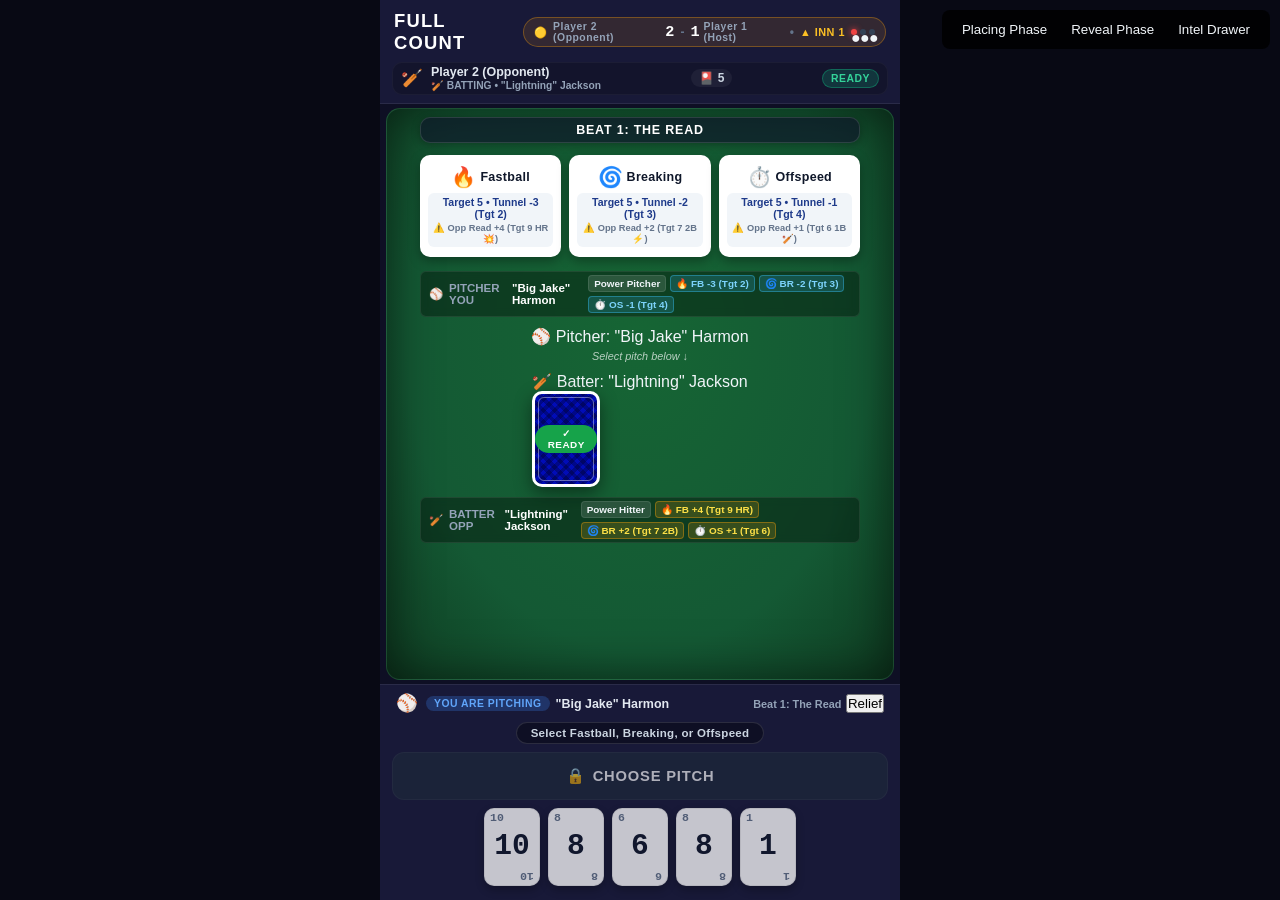
<file: tests/preview_marvel_snap.html>
<!DOCTYPE html>
<html lang="en">
<head>
  <meta charset="UTF-8">
  <meta name="viewport" content="width=device-width, initial-scale=1.0">
  <title>Full Count — Marvel Snap Layout Preview</title>
  <link rel="stylesheet" href="../fullcount.css">
  <style>
    /* Preview test controls overlay */
    .test-switcher {
      position: fixed;
      top: 10px;
      right: 10px;
      background: rgba(0, 0, 0, 0.85);
      border: 1px solid var(--border-light);
      border-radius: 8px;
      padding: 8px 12px;
      display: flex;
      gap: 8px;
      z-index: 1000;
      font-size: 0.75rem;
    }
    .test-switcher button {
      background: var(--surface-alt);
      border: 1px solid var(--border);
      color: var(--text);
      padding: 4px 8px;
      border-radius: 4px;
      cursor: pointer;
    }
    .test-switcher button:hover {
      border-color: var(--gold);
      color: var(--gold);
    }
  </style>
</head>
<body>
  <div class="test-switcher">
    <button onclick="setPreviewState('placing')">Placing Phase</button>
    <button onclick="setPreviewState('reveal')">Reveal Phase</button>
    <button onclick="toggleMatchupModal(true)">Intel Drawer</button>
  </div>

  <div id="app">
    <!-- Game Screen will be injected here -->
  </div>

  <!-- Dependencies -->
  <script src="../js/data.js"></script>
  <script src="../js/resolution.js"></script>

  <!-- Mock Firebase for local preview without backend -->
  <script>
    window._isDevPreview = true;
    window.gameRef = function() {
      return {
        update: function() {},
        set: function() {},
        once: function(e, cb) { cb({ val: function() { return window._lastGameState; } }); }
      };
    };
  </script>
  <script src="../js/app.js"></script>

  <script>
    // Create mock game state
    const mockState = {
      phase: 'play',
      rosters: {
        host: { name: 'Player 1 (Host)', startingPitcher: 'PC01', reliefPitcher: 'PC04', lineup: LINEUP_PRESETS.sluggers.lineup, deckPreset: 'bigInning' },
        guest: { name: 'Player 2 (Opponent)', startingPitcher: 'PC02', reliefPitcher: 'PC05', lineup: LINEUP_PRESETS.balanced.lineup, deckPreset: 'grind' }
      },
      gameState: {
        inning: 1,
        half: 'top', // guest is batting, host is pitching
        score: { top: 2, bottom: 1 },
        outs: 1,
        bases: { first: true, second: true, third: false },
        activePitcher: { host: 'PC01', guest: 'PC02' },
        batterIndex: { top: 3, bottom: 2 },
        pitcherPAs: { host: 4, guest: 3 },
        hands: {
          host: ['P1', 'P13', 'P15', 'P23', 'U1'],
          guest: ['B1', 'B11', 'B21', 'B22', 'U3']
        }
      },
      currentPA: {
        phase: 'placing',
        committed: { host: false, guest: false },
        placement: {
          host: { z1: ['P1'], z2: ['P13'], z3: [] },
          guest: { z1: ['B1'], z2: ['B11'], z3: [] }
        },
        resolution: null
      }
    };

    // Set local state
    myRole = 'host'; // We are host (pitching)
    window._lastGameState = mockState;
    localPlacement = { z1: ['P1'], z2: ['P13'], z3: [] };

    function setPreviewState(phase) {
      if (phase === 'placing') {
        mockState.currentPA.phase = 'placing';
        mockState.currentPA.resolution = null;
        mockState.currentPA.committed = { host: false, guest: true };
      } else {
        mockState.currentPA.phase = 'reveal';
        mockState.currentPA.committed = { host: true, guest: true };
        mockState.currentPA.resolution = {
          z1: { winner: 'batter', margin: 6, batterTotal: 16, pitcherTotal: 10, counterFired: true, mult: 2.0, pitchCallMatched: 'fastball' },
          z2: { winner: 'pitcher', margin: 5, batterTotal: 12, pitcherTotal: 17, hardContact: false },
          z3: { winner: 'batter', margin: 8, batterTotal: 18, pitcherTotal: 10 },
          advantageScore: 32,
          advantageSide: 'batter',
          outcome: { type: 'hr', display: '🚀 HOME RUN!', runsScored: 3, outsAdded: 0, newBases: { first: false, second: false, third: false } },
          log: [
            'Zone 1: Batter countered fastball with Guess Fastball (x2.0)! Batter wins +6.',
            'Zone 2: Pitcher brought Extra Heat. Pitcher wins +5.',
            'Zone 3: Batter launched with Power Surge. Batter wins +8.',
            'Outcome: 3-run Home Run!'
          ]
        };
      }
      renderPlay(mockState);
    }

    window.addEventListener('DOMContentLoaded', () => {
      setPreviewState('placing');
    });
  </script>
</body>
</html>
</file>
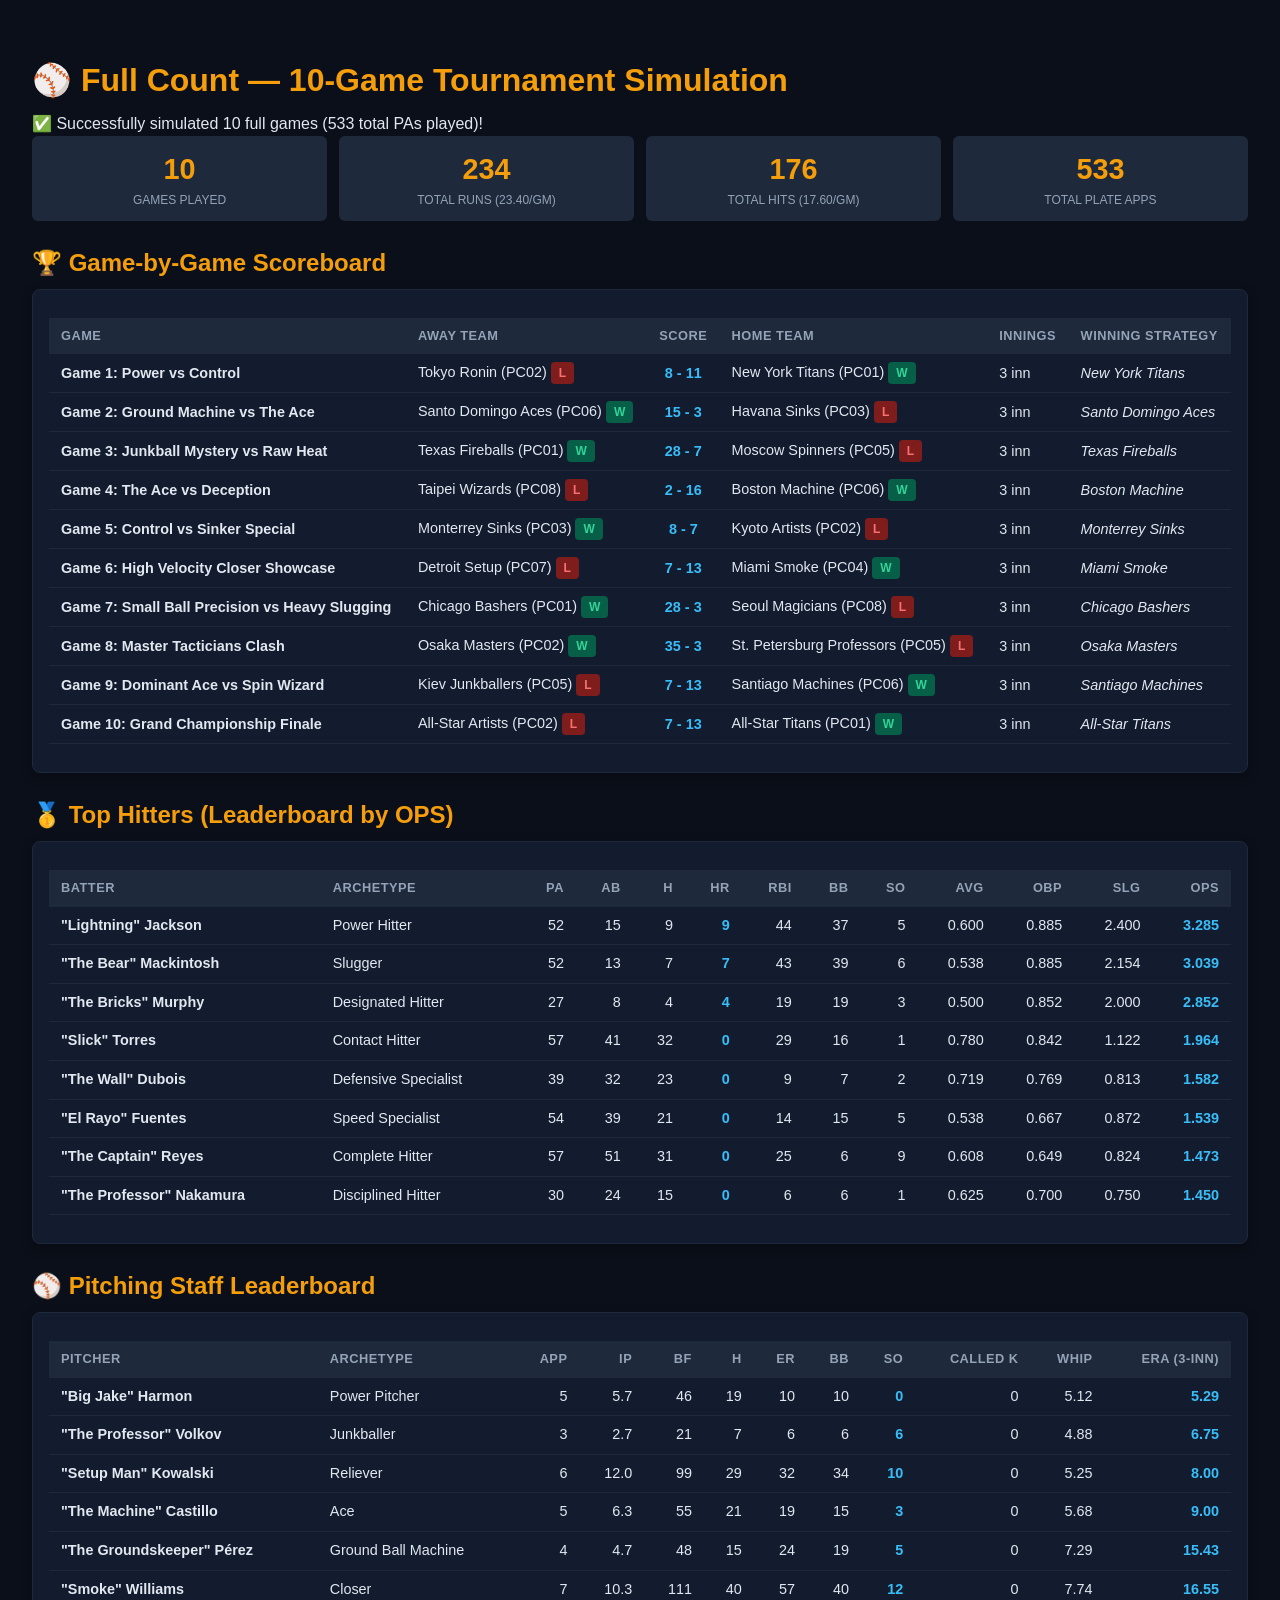
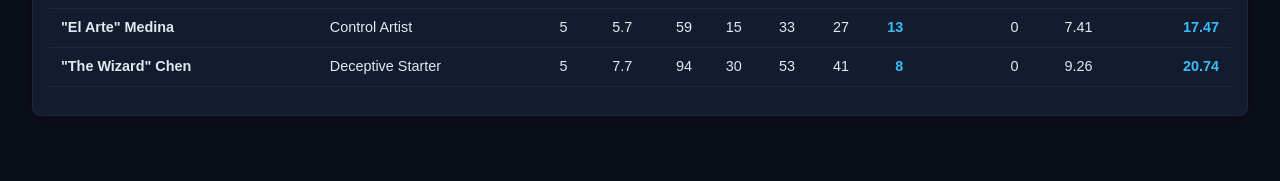
<file: tests/sim_games.html>
<!DOCTYPE html>
<html lang="en">
<head>
  <meta charset="UTF-8">
  <title>Full Count — 10-Game Simulation Runner</title>
  <style>
    body { font-family: -apple-system, BlinkMacSystemFont, 'Segoe UI', Roboto, Helvetica, Arial, sans-serif; background: #0b0f19; color: #e2e8f0; padding: 24px; line-height: 1.5; }
    h1, h2, h3 { color: #f59e0b; margin-top: 1.5rem; margin-bottom: 0.5rem; }
    .card { background: #131c2e; border: 1px solid #1e293b; border-radius: 8px; padding: 16px; margin-bottom: 20px; box-shadow: 0 4px 12px rgba(0,0,0,0.3); }
    table { width: 100%; border-collapse: collapse; margin: 12px 0; font-size: 0.9rem; }
    th, td { padding: 8px 12px; text-align: left; border-bottom: 1px solid #1e293b; }
    th { background: #1e293b; color: #94a3b8; font-weight: 600; text-transform: uppercase; font-size: 0.8rem; letter-spacing: 0.5px; }
    tr:hover { background: rgba(255,255,255,0.02); }
    .text-right { text-align: right; }
    .text-center { text-align: center; }
    .badge { display: inline-block; padding: 2px 8px; border-radius: 4px; font-size: 0.75rem; font-weight: bold; }
    .badge-win { background: #065f46; color: #34d399; }
    .badge-loss { background: #7f1d1d; color: #f87171; }
    .badge-tie { background: #78350f; color: #fcd34d; }
    .stat-highlight { color: #38bdf8; font-weight: bold; }
    .grid-2 { display: grid; grid-template-columns: 1fr 1fr; gap: 16px; }
    .grid-4 { display: grid; grid-template-columns: repeat(4, 1fr); gap: 12px; margin-bottom: 16px; }
    .stat-box { background: #1e293b; border-radius: 6px; padding: 12px; text-align: center; }
    .stat-box .val { font-size: 1.8rem; font-weight: 800; color: #f59e0b; }
    .stat-box .lbl { font-size: 0.75rem; color: #94a3b8; text-transform: uppercase; }
  </style>
</head>
<body>
  <h1>⚾ Full Count — 10-Game Tournament Simulation</h1>
  <div id="status-container">Simulating 10 games...</div>
  <div id="dashboard"></div>
  <pre id="results-json" style="max-height:0; overflow:hidden;"></pre>

  <script src="../js/data.js"></script>
  <script src="../js/resolution.js"></script>
  <script>
    'use strict';

    const MATCHUPS = [
      {
        id: 1,
        title: "Game 1: Power vs Control",
        host: { name: "New York Titans", starter: 'PC01', reliever: 'PC07', lineup: 'sluggers', deck: 'bigInning' },
        guest: { name: "Tokyo Ronin", starter: 'PC02', reliever: 'PC08', lineup: 'balanced', deck: 'grind' }
      },
      {
        id: 2,
        title: "Game 2: Ground Machine vs The Ace",
        host: { name: "Havana Sinks", starter: 'PC03', reliever: 'PC07', lineup: 'speedy', deck: 'grind' },
        guest: { name: "Santo Domingo Aces", starter: 'PC06', reliever: 'PC04', lineup: 'sluggers', deck: 'bigInning' }
      },
      {
        id: 3,
        title: "Game 3: Junkball Mystery vs Raw Heat",
        host: { name: "Moscow Spinners", starter: 'PC05', reliever: 'PC04', lineup: 'balanced', deck: 'manager' },
        guest: { name: "Texas Fireballs", starter: 'PC01', reliever: 'PC07', lineup: 'sluggers', deck: 'bigInning' }
      },
      {
        id: 4,
        title: "Game 4: The Ace vs Deception",
        host: { name: "Boston Machine", starter: 'PC06', reliever: 'PC04', lineup: 'balanced', deck: 'bigInning' },
        guest: { name: "Taipei Wizards", starter: 'PC08', reliever: 'PC03', lineup: 'speedy', deck: 'manager' }
      },
      {
        id: 5,
        title: "Game 5: Control vs Sinker Special",
        host: { name: "Kyoto Artists", starter: 'PC02', reliever: 'PC08', lineup: 'sluggers', deck: 'grind' },
        guest: { name: "Monterrey Sinks", starter: 'PC03', reliever: 'PC07', lineup: 'balanced', deck: 'grind' }
      },
      {
        id: 6,
        title: "Game 6: High Velocity Closer Showcase",
        host: { name: "Miami Smoke", starter: 'PC04', reliever: 'PC01', lineup: 'sluggers', deck: 'bigInning' },
        guest: { name: "Detroit Setup", starter: 'PC07', reliever: 'PC06', lineup: 'balanced', deck: 'manager' }
      },
      {
        id: 7,
        title: "Game 7: Small Ball Precision vs Heavy Slugging",
        host: { name: "Seoul Magicians", starter: 'PC08', reliever: 'PC02', lineup: 'speedy', deck: 'manager' },
        guest: { name: "Chicago Bashers", starter: 'PC01', reliever: 'PC04', lineup: 'sluggers', deck: 'bigInning' }
      },
      {
        id: 8,
        title: "Game 8: Master Tacticians Clash",
        host: { name: "St. Petersburg Professors", starter: 'PC05', reliever: 'PC08', lineup: 'balanced', deck: 'manager' },
        guest: { name: "Osaka Masters", starter: 'PC02', reliever: 'PC07', lineup: 'speedy', deck: 'grind' }
      },
      {
        id: 9,
        title: "Game 9: Dominant Ace vs Spin Wizard",
        host: { name: "Santiago Machines", starter: 'PC06', reliever: 'PC03', lineup: 'sluggers', deck: 'bigInning' },
        guest: { name: "Kiev Junkballers", starter: 'PC05', reliever: 'PC04', lineup: 'balanced', deck: 'manager' }
      },
      {
        id: 10,
        title: "Game 10: Grand Championship Finale",
        host: { name: "All-Star Titans", starter: 'PC01', reliever: 'PC06', lineup: 'sluggers', deck: 'bigInning' },
        guest: { name: "All-Star Artists", starter: 'PC02', reliever: 'PC04', lineup: 'balanced', deck: 'manager' }
      }
    ];

    function createEmptyBatterStats(charId) {
      const char = BATTER_CHARACTERS[charId] || { name: charId, archetype: 'Unknown' };
      return {
        id: charId,
        name: char.name,
        archetype: char.archetype,
        pa: 0,
        ab: 0,
        r: 0,
        h: 0,
        singles: 0,
        doubles: 0,
        triples: 0,
        hr: 0,
        rbi: 0,
        bb: 0,
        so: 0,
        dp: 0
      };
    }

    function createEmptyPitcherStats(charId) {
      const char = PITCHER_CHARACTERS[charId] || { name: charId, archetype: 'Unknown' };
      return {
        id: charId,
        name: char.name,
        archetype: char.archetype,
        g: 0,
        outsPitched: 0,
        bf: 0, // batters faced
        h: 0,
        r: 0,
        er: 0,
        bb: 0,
        so: 0,
        calledK: 0,
        hr: 0,
        pitches: { fastball: 0, breaking: 0, offspeed: 0 }
      };
    }

    function simulateSingleGame(matchup) {
      const hostLineup = LINEUP_PRESETS[matchup.host.lineup]?.lineup || LINEUP_PRESETS.sluggers.lineup;
      const guestLineup = LINEUP_PRESETS[matchup.guest.lineup]?.lineup || LINEUP_PRESETS.balanced.lineup;

      const rosters = {
        host: {
          name: matchup.host.name,
          startingPitcher: matchup.host.starter,
          reliefPitcher: matchup.host.reliever,
          lineup: hostLineup,
          deckPreset: matchup.host.deck
        },
        guest: {
          name: matchup.guest.name,
          startingPitcher: matchup.guest.starter,
          reliefPitcher: matchup.guest.reliever,
          lineup: guestLineup,
          deckPreset: matchup.guest.deck
        }
      };

      const hostStarter = PITCHER_CHARACTERS[rosters.host.startingPitcher];
      const guestStarter = PITCHER_CHARACTERS[rosters.guest.startingPitcher];

      const simState = {
        inning: 1,
        half: 'top',
        outs: 0,
        score: { top: 0, bottom: 0 },
        bases: { first: false, second: false, third: false },
        batterIndex: { top: 0, bottom: 0 },
        activePitcher: { host: rosters.host.startingPitcher, guest: rosters.guest.startingPitcher },
        pitcherPAs: { host: 0, guest: 0 },
        lastPitchCall: { host: null, guest: null },
        pitcherRatings: {
          host: { ...(hostStarter?.pitchRatings || { fastball: 3, breaking: 2, offspeed: 1 }) },
          guest: { ...(guestStarter?.pitchRatings || { fastball: 3, breaking: 2, offspeed: 1 }) }
        },
        arsenalCharges: {
          host: { ...(hostStarter?.repertoire || { fastball: 4, breaking: 3, offspeed: 2 }) },
          guest: { ...(guestStarter?.repertoire || { fastball: 4, breaking: 3, offspeed: 2 }) }
        },
        hands: {
          host: [...(DECK_PRESETS[rosters.host.deckPreset]?.pitcherCards || DECK_PRESETS.grind.pitcherCards)],
          guest: [...(DECK_PRESETS[rosters.guest.deckPreset]?.batterCards || DECK_PRESETS.grind.batterCards)]
        }
      };

      const boxScore = {
        innings: [], // { inning: 1, top: 0, bottom: 0 }
        host: { runs: 0, hits: 0, errors: 0, lob: 0, batters: {}, pitchers: {} },
        guest: { runs: 0, hits: 0, errors: 0, lob: 0, batters: {}, pitchers: {} },
        paLog: [],
        highlights: []
      };

      // Initialize batter tracking
      hostLineup.forEach(id => { boxScore.host.batters[id] = createEmptyBatterStats(id); });
      guestLineup.forEach(id => { boxScore.guest.batters[id] = createEmptyBatterStats(id); });

      // Initialize pitcher tracking
      [rosters.host.startingPitcher, rosters.host.reliefPitcher].forEach(id => {
        boxScore.host.pitchers[id] = createEmptyPitcherStats(id);
      });
      [rosters.guest.startingPitcher, rosters.guest.reliefPitcher].forEach(id => {
        boxScore.guest.pitchers[id] = createEmptyPitcherStats(id);
      });

      let currentInningRecord = { inning: 1, top: 0, bottom: 0 };
      let totalPAs = 0;
      let gameEnded = false;

      while (!gameEnded && totalPAs < 150) {
        totalPAs++;
        const half = simState.half;
        const pitchingRole = half === 'top' ? 'host' : 'guest';
        const battingRole = half === 'top' ? 'guest' : 'host';
        const currentPitcherId = simState.activePitcher[pitchingRole];
        const pitcherChar = PITCHER_CHARACTERS[currentPitcherId] || PITCHER_CHARACTERS['PC01'];

        const battingLineup = rosters[battingRole].lineup;
        const bIdx = simState.batterIndex[half] % battingLineup.length;
        const currentBatterId = battingLineup[bIdx] || 'BC01';
        const batterChar = BATTER_CHARACTERS[currentBatterId] || BATTER_CHARACTERS['BC01'];

        const batterStats = boxScore[battingRole].batters[currentBatterId];
        const pitcherStats = boxScore[pitchingRole].pitchers[currentPitcherId];
        batterStats.pa++;
        pitcherStats.bf++;

        // Auto bullpen substitution check (if starter is tiring/gassed and faced 6+ PAs)
        if (currentPitcherId === rosters[pitchingRole].startingPitcher && simState.pitcherPAs[pitchingRole] >= 6) {
          const reliefId = rosters[pitchingRole].reliefPitcher;
          const reliever = PITCHER_CHARACTERS[reliefId];
          simState.activePitcher[pitchingRole] = reliefId;
          simState.pitcherPAs[pitchingRole] = 0;
          simState.arsenalCharges[pitchingRole] = { ...(reliever?.repertoire || { fastball: 4, breaking: 3, offspeed: 2 }) };
          simState.pitcherRatings[pitchingRole] = { ...(reliever?.pitchRatings || { fastball: 3, breaking: 2, offspeed: 1 }) };
          boxScore.highlights.push(`${rosters[pitchingRole].name} brings in reliever ${reliever?.name || reliefId} to pitch in Inning ${simState.inning}.`);
        }

        // Decisions for Beat 1
        const pitchDecision = executeBotPlayBeat(simState, pitchingRole, 'beat1');
        const batDecision = executeBotPlayBeat(simState, battingRole, 'beat1');
        simState.hands[pitchingRole] = pitchDecision.botHand;
        simState.hands[battingRole] = batDecision.botHand;

        // Beat 1: The Count Battle
        const b1 = resolveBeat1({
          pitcherCardId: pitchDecision.cardId,
          batterCardId: batDecision.cardId,
          pitcherChar,
          batterChar,
          pitcherPAsFaced: simState.pitcherPAs[pitchingRole],
          isFirstPAOfInning: simState.outs === 0
        });

        simState.currentPA = { beatResults: { beat1: b1 } };

        // Beat 2: The Payoff Pitch
        const pitcherPlay = executeBotPlayBeat(simState, pitchingRole, 'beat2');
        simState.hands[pitchingRole] = pitcherPlay.botHand;
        const batterPlay = executeBotPlayBeat(simState, battingRole, 'beat2');
        simState.hands[battingRole] = batterPlay.botHand;

        const chosenPitch = pitcherPlay.pitchType || 'fastball';
        if (simState.arsenalCharges[pitchingRole][chosenPitch] > 0) {
          simState.arsenalCharges[pitchingRole][chosenPitch]--;
        }
        pitcherStats.pitches[chosenPitch] = (pitcherStats.pitches[chosenPitch] || 0) + 1;

        const b2 = resolveBeat2({
          count: b1.count,
          beat1Winner: b1.winner,
          z1Winner: b1.winner,
          pitchType: pitcherPlay.pitchType || 'fastball',
          pitcherCardId: pitcherPlay.cardId,
          guessPitch: batterPlay.guessPitch || 'fastball',
          batterCardId: batterPlay.cardId,
          pitcherChar,
          batterChar,
          pitcherPAsFaced: simState.pitcherPAs[pitchingRole],
          bases: simState.bases,
          outs: simState.outs,
          score: { batting: simState.score[half], pitching: simState.score[half === 'top' ? 'bottom' : 'top'] },
          pitcherAdvantagePerk: b1.pitcherAdvantagePerk,
          batterAdvantagePerk: b1.batterAdvantagePerk,
          pitcherRatings: simState.pitcherRatings[pitchingRole]
        });

        // Erode stamina modifier for pitch thrown in Beat 2
        simState.pitcherRatings[pitchingRole][chosenPitch] = Math.max(0, (simState.pitcherRatings[pitchingRole][chosenPitch] || 0) - 1);

        let b3 = null;
        if (b2.isBattleBack) {
          simState.currentPA = { beatResults: { beat1: b1, beat2: b2 } };
          const pitcherPlay3 = executeBotPlayBeat(simState, pitchingRole, 'beat3');
          simState.hands[pitchingRole] = pitcherPlay3.botHand;
          const batterPlay3 = executeBotPlayBeat(simState, battingRole, 'beat3');
          simState.hands[battingRole] = batterPlay3.botHand;

          const chosenPitch3 = pitcherPlay3.pitchType || 'fastball';
          if (simState.arsenalCharges[pitchingRole][chosenPitch3] > 0) {
            simState.arsenalCharges[pitchingRole][chosenPitch3]--;
          }
          pitcherStats.pitches[chosenPitch3] = (pitcherStats.pitches[chosenPitch3] || 0) + 1;

          b3 = resolveBeat3({
            pitchType: pitcherPlay3.pitchType || 'fastball',
            pitcherCardId: pitcherPlay3.cardId,
            guessPitch: batterPlay3.guessPitch || 'fastball',
            batterCardId: batterPlay3.cardId,
            pitcherChar,
            batterChar,
            bases: simState.bases,
            outs: simState.outs,
            score: { batting: simState.score[half], pitching: simState.score[half === 'top' ? 'bottom' : 'top'] },
            pitcherRatings: simState.pitcherRatings[pitchingRole]
          });

          // Erode stamina modifier for pitch thrown in Beat 3
          simState.pitcherRatings[pitchingRole][chosenPitch3] = Math.max(0, (simState.pitcherRatings[pitchingRole][chosenPitch3] || 0) - 1);
        }

        const paResult = resolveSequentialPA({
          beat1: b1,
          beat2: b2,
          beat3: b3,
          bases: simState.bases,
          pitcherChar,
          batterChar,
          score: { batting: simState.score[half], pitching: simState.score[half === 'top' ? 'bottom' : 'top'] },
          outs: simState.outs,
          half
        });

        const outcome = paResult.outcome;
        const runsScored = outcome.runsScored || 0;
        const outsAdded = outcome.outsAdded || 0;
        const outcomeType = outcome.type;

        // Update stats
        if (outcomeType === 'walk') {
          batterStats.bb++;
          pitcherStats.bb++;
          if (runsScored > 0) {
            batterStats.rbi += runsScored;
            pitcherStats.r += runsScored;
            pitcherStats.er += runsScored;
          }
        } else if (outcomeType === 'k') {
          batterStats.ab++;
          batterStats.so++;
          pitcherStats.so++;
          pitcherStats.outsPitched += 1;
          if (paResult.trigger === 'called_k') {
            pitcherStats.calledK++;
          }
        } else {
          // Batted ball outcome
          batterStats.ab++;
          if (outcomeType === 'single') {
            batterStats.h++;
            batterStats.singles++;
            boxScore[battingRole].hits++;
            pitcherStats.h++;
          } else if (outcomeType === 'double') {
            batterStats.h++;
            batterStats.doubles++;
            boxScore[battingRole].hits++;
            pitcherStats.h++;
          } else if (outcomeType === 'triple') {
            batterStats.h++;
            batterStats.triples++;
            boxScore[battingRole].hits++;
            pitcherStats.h++;
          } else if (outcomeType === 'homerun') {
            batterStats.h++;
            batterStats.hr++;
            batterStats.r++;
            boxScore[battingRole].hits++;
            pitcherStats.h++;
            pitcherStats.hr++;
          } else if (outcomeType === 'double_play') {
            batterStats.dp++;
          }

          if (runsScored > 0) {
            batterStats.rbi += runsScored;
            pitcherStats.r += runsScored;
            pitcherStats.er += runsScored;
          }
          pitcherStats.outsPitched += outsAdded;
        }

        // Apply state updates
        simState.outs += outsAdded;
        simState.bases = outcome.newBases || simState.bases;
        simState.score[half] += runsScored;
        currentInningRecord[half] += runsScored;
        boxScore[battingRole].runs += runsScored;
        simState.batterIndex[half]++;
        simState.pitcherPAs[pitchingRole]++;
        simState.lastPitchCall[pitchingRole] = paResult.primaryPitchCall;

        // Log entry
        boxScore.paLog.push({
          paNum: totalPAs,
          inning: simState.inning,
          half,
          pitcher: pitcherChar.name,
          batter: batterChar.name,
          pitch: chosenPitch,
          guess: batDecision.batterGuess,
          b1Winner: b1.winner,
          b1Knockout: b1.cascadeEffect === 'walk' ? 'Walk' : b1.cascadeEffect === 'called_k' ? 'Called K' : null,
          b2Outcome: outcome.display,
          runsScored,
          outsAdded,
          score: `${simState.score.top}-${simState.score.bottom}`
        });

        // Special highlight log
        if (outcomeType === 'homerun') {
          boxScore.highlights.push(`💥 ${batterChar.name} crushed a HOME RUN (${runsScored} RBI) off ${pitcherChar.name} in Inn ${simState.inning}!`);
        } else if (paResult.trigger === 'called_k') {
          boxScore.highlights.push(`⚡ ${pitcherChar.name} threw a BULLSEYE Called Strikeout looking to punch out ${batterChar.name}!`);
        } else if (outcomeType === 'double_play') {
          boxScore.highlights.push(`⚡ ${pitcherChar.name} induced a textbook DOUBLE PLAY to escape the jam!`);
        }

        // Walk-off check in bottom half of 3rd or extra innings
        if (simState.inning >= 3 && half === 'bottom' && simState.score.bottom > simState.score.top) {
          gameEnded = true;
          boxScore.highlights.push(`🎉 WALK-OFF VICTORY for ${rosters.host.name} in Inning ${simState.inning}!`);
          break;
        }

        // Inning transition check
        if (simState.outs >= 3) {
          // Count left on base
          const lobCount = countRunners(simState.bases);
          boxScore[battingRole].lob += lobCount;

          simState.outs = 0;
          simState.bases = { first: false, second: false, third: false };

          if (simState.half === 'top') {
            simState.half = 'bottom';
            // Check if bottom 3 is even needed (if home team is ahead after top 3)
            if (simState.inning >= 3 && simState.score.bottom > simState.score.top) {
              gameEnded = true;
              break;
            }
          } else {
            // End of full inning
            boxScore.innings.push({ ...currentInningRecord });
            if (simState.inning >= 3 && simState.score.top !== simState.score.bottom) {
              gameEnded = true;
            } else {
              simState.inning++;
              currentInningRecord = { inning: simState.inning, top: 0, bottom: 0 };
              simState.half = 'top';
            }
          }
        }

        // Hand refill logic
        ['host', 'guest'].forEach(r => {
          const isPitching = (r === pitchingRole);
          const deck = isPitching ? DECK_PRESETS[rosters[r].deckPreset]?.pitcherCards : DECK_PRESETS[rosters[r].deckPreset]?.batterCards;
          const fallbackDeck = isPitching ? DECK_PRESETS.grind.pitcherCards : DECK_PRESETS.grind.batterCards;
          const activeDeck = deck || fallbackDeck;
          if (!simState.hands[r] || simState.hands[r].length < 3 || simState.hands[r].some(id => {
            const card = getCard(id);
            return card && card.type !== 'universal' && card.type !== (isPitching ? 'pitcher' : 'batter');
          })) {
            simState.hands[r] = [...activeDeck];
          }
        });
      }

      if (currentInningRecord.top > 0 || currentInningRecord.bottom > 0 || boxScore.innings.length < simState.inning) {
        if (!boxScore.innings.some(rec => rec.inning === currentInningRecord.inning)) {
          boxScore.innings.push({ ...currentInningRecord });
        }
      }

      const winner = simState.score.bottom > simState.score.top ? 'host' : (simState.score.top > simState.score.bottom ? 'guest' : 'tie');

      return {
        id: matchup.id,
        title: matchup.title,
        rosters,
        finalScore: {
          host: simState.score.bottom,
          guest: simState.score.top
        },
        winner,
        winnerName: winner === 'host' ? rosters.host.name : (winner === 'guest' ? rosters.guest.name : 'Tie'),
        inningsPlayed: simState.inning,
        totalPAs,
        boxScore
      };
    }

    function runAllSimulations() {
      const allResults = [];
      MATCHUPS.forEach(m => {
        allResults.push(simulateSingleGame(m));
      });

      // Aggregates
      const aggregateStats = {
        totalGames: allResults.length,
        homeWins: allResults.filter(g => g.winner === 'host').length,
        awayWins: allResults.filter(g => g.winner === 'guest').length,
        ties: allResults.filter(g => g.winner === 'tie').length,
        totalRuns: allResults.reduce((acc, g) => acc + g.finalScore.host + g.finalScore.guest, 0),
        totalHits: allResults.reduce((acc, g) => acc + g.boxScore.host.hits + g.boxScore.guest.hits, 0),
        totalPAs: allResults.reduce((acc, g) => acc + g.totalPAs, 0),
        batters: {},
        pitchers: {},
        deckWins: { grind: 0, bigInning: 0, manager: 0 },
        deckGames: { grind: 0, bigInning: 0, manager: 0 },
        lineupWins: { sluggers: 0, balanced: 0, speedy: 0 },
        lineupGames: { sluggers: 0, balanced: 0, speedy: 0 }
      };

      allResults.forEach(g => {
        // Deck & Lineup tracking
        const hDeck = g.rosters.host.deckPreset;
        const aDeck = g.rosters.guest.deckPreset;
        aggregateStats.deckGames[hDeck] = (aggregateStats.deckGames[hDeck] || 0) + 1;
        aggregateStats.deckGames[aDeck] = (aggregateStats.deckGames[aDeck] || 0) + 1;

        const hLineup = MATCHUPS.find(m => m.id === g.id).host.lineup;
        const aLineup = MATCHUPS.find(m => m.id === g.id).guest.lineup;
        aggregateStats.lineupGames[hLineup] = (aggregateStats.lineupGames[hLineup] || 0) + 1;
        aggregateStats.lineupGames[aLineup] = (aggregateStats.lineupGames[aLineup] || 0) + 1;

        if (g.winner === 'host') {
          aggregateStats.deckWins[hDeck] = (aggregateStats.deckWins[hDeck] || 0) + 1;
          aggregateStats.lineupWins[hLineup] = (aggregateStats.lineupWins[hLineup] || 0) + 1;
        } else if (g.winner === 'guest') {
          aggregateStats.deckWins[aDeck] = (aggregateStats.deckWins[aDeck] || 0) + 1;
          aggregateStats.lineupWins[aLineup] = (aggregateStats.lineupWins[aLineup] || 0) + 1;
        }

        // Batters
        ['host', 'guest'].forEach(side => {
          Object.values(g.boxScore[side].batters).forEach(b => {
            if (!aggregateStats.batters[b.id]) {
              aggregateStats.batters[b.id] = createEmptyBatterStats(b.id);
            }
            const aggB = aggregateStats.batters[b.id];
            aggB.pa += b.pa;
            aggB.ab += b.ab;
            aggB.r += b.r;
            aggB.h += b.h;
            aggB.singles += b.singles;
            aggB.doubles += b.doubles;
            aggB.triples += b.triples;
            aggB.hr += b.hr;
            aggB.rbi += b.rbi;
            aggB.bb += b.bb;
            aggB.so += b.so;
            aggB.dp += b.dp;
          });
        });

        // Pitchers
        ['host', 'guest'].forEach(side => {
          Object.values(g.boxScore[side].pitchers).forEach(p => {
            if (!aggregateStats.pitchers[p.id]) {
              aggregateStats.pitchers[p.id] = createEmptyPitcherStats(p.id);
            }
            const aggP = aggregateStats.pitchers[p.id];
            if (p.bf > 0) aggP.g += 1;
            aggP.outsPitched += p.outsPitched;
            aggP.bf += p.bf;
            aggP.h += p.h;
            aggP.r += p.r;
            aggP.er += p.er;
            aggP.bb += p.bb;
            aggP.so += p.so;
            aggP.calledK += p.calledK;
            aggP.hr += p.hr;
            aggP.pitches.fastball += p.pitches.fastball;
            aggP.pitches.breaking += p.pitches.breaking;
            aggP.pitches.offspeed += p.pitches.offspeed;
          });
        });
      });

      // Output JSON into DOM
      const outputPayload = {
        summary: {
          totalGames: aggregateStats.totalGames,
          homeWins: aggregateStats.homeWins,
          awayWins: aggregateStats.awayWins,
          ties: aggregateStats.ties,
          totalRuns: aggregateStats.totalRuns,
          totalHits: aggregateStats.totalHits,
          totalPAs: aggregateStats.totalPAs,
          avgRunsPerGame: (aggregateStats.totalRuns / aggregateStats.totalGames).toFixed(2),
          avgHitsPerGame: (aggregateStats.totalHits / aggregateStats.totalGames).toFixed(2)
        },
        deckPerformance: aggregateStats.deckWins,
        lineupPerformance: aggregateStats.lineupWins,
        batterLeaderboard: Object.values(aggregateStats.batters).map(b => {
          const avg = b.ab > 0 ? (b.h / b.ab).toFixed(3) : '.000';
          const obp = b.pa > 0 ? ((b.h + b.bb) / b.pa).toFixed(3) : '.000';
          const slg = b.ab > 0 ? ((b.singles + b.doubles * 2 + b.triples * 3 + b.hr * 4) / b.ab).toFixed(3) : '.000';
          const ops = (parseFloat(obp) + parseFloat(slg)).toFixed(3);
          return { ...b, avg, obp, slg, ops };
        }).sort((a, b) => parseFloat(b.ops) - parseFloat(a.ops)),
        pitcherLeaderboard: Object.values(aggregateStats.pitchers).filter(p => p.bf > 0).map(p => {
          const ip = (p.outsPitched / 3).toFixed(1);
          const ipNum = p.outsPitched / 3;
          const era = ipNum > 0 ? ((p.er * 3) / ipNum).toFixed(2) : '0.00'; // 3-inning game ERA scale
          const whip = ipNum > 0 ? ((p.bb + p.h) / ipNum).toFixed(2) : '0.00';
          const kPct = p.bf > 0 ? ((p.so / p.bf) * 100).toFixed(1) + '%' : '0.0%';
          return { ...p, ip, era, whip, kPct };
        }).sort((a, b) => parseFloat(a.era) - parseFloat(b.era)),
        games: allResults
      };

      document.getElementById('results-json').textContent = JSON.stringify(outputPayload, null, 2);
      renderDashboard(outputPayload);
      document.getElementById('status-container').textContent = `✅ Successfully simulated 10 full games (${aggregateStats.totalPAs} total PAs played)!`;
      window.simResults = outputPayload;
    }

    function renderDashboard(data) {
      const db = document.getElementById('dashboard');
      let html = `
        <div class="grid-4">
          <div class="stat-box"><div class="val">${data.summary.totalGames}</div><div class="lbl">Games Played</div></div>
          <div class="stat-box"><div class="val">${data.summary.totalRuns}</div><div class="lbl">Total Runs (${data.summary.avgRunsPerGame}/gm)</div></div>
          <div class="stat-box"><div class="val">${data.summary.totalHits}</div><div class="lbl">Total Hits (${data.summary.avgHitsPerGame}/gm)</div></div>
          <div class="stat-box"><div class="val">${data.summary.totalPAs}</div><div class="lbl">Total Plate Apps</div></div>
        </div>

        <h2>🏆 Game-by-Game Scoreboard</h2>
        <div class="card">
          <table>
            <thead>
              <tr>
                <th>Game</th>
                <th>Away Team</th>
                <th class="text-center">Score</th>
                <th>Home Team</th>
                <th>Innings</th>
                <th>Winning Strategy</th>
              </tr>
            </thead>
            <tbody>
      `;

      data.games.forEach(g => {
        const awayBadge = g.winner === 'guest' ? '<span class="badge badge-win">W</span>' : '<span class="badge badge-loss">L</span>';
        const homeBadge = g.winner === 'host' ? '<span class="badge badge-win">W</span>' : '<span class="badge badge-loss">L</span>';
        html += `
          <tr>
            <td><strong>${g.title}</strong></td>
            <td>${g.rosters.guest.name} (${g.rosters.guest.startingPitcher}) ${awayBadge}</td>
            <td class="text-center"><span class="stat-highlight">${g.finalScore.guest} - ${g.finalScore.host}</span></td>
            <td>${g.rosters.host.name} (${g.rosters.host.startingPitcher}) ${homeBadge}</td>
            <td>${g.inningsPlayed} inn</td>
            <td><em>${g.winnerName}</em></td>
          </tr>
        `;
      });

      html += `
            </tbody>
          </table>
        </div>

        <h2>🥇 Top Hitters (Leaderboard by OPS)</h2>
        <div class="card">
          <table>
            <thead>
              <tr>
                <th>Batter</th>
                <th>Archetype</th>
                <th class="text-right">PA</th>
                <th class="text-right">AB</th>
                <th class="text-right">H</th>
                <th class="text-right">HR</th>
                <th class="text-right">RBI</th>
                <th class="text-right">BB</th>
                <th class="text-right">SO</th>
                <th class="text-right">AVG</th>
                <th class="text-right">OBP</th>
                <th class="text-right">SLG</th>
                <th class="text-right">OPS</th>
              </tr>
            </thead>
            <tbody>
      `;

      data.batterLeaderboard.slice(0, 8).forEach(b => {
        html += `
          <tr>
            <td><strong>${b.name}</strong></td>
            <td>${b.archetype}</td>
            <td class="text-right">${b.pa}</td>
            <td class="text-right">${b.ab}</td>
            <td class="text-right">${b.h}</td>
            <td class="text-right stat-highlight">${b.hr}</td>
            <td class="text-right">${b.rbi}</td>
            <td class="text-right">${b.bb}</td>
            <td class="text-right">${b.so}</td>
            <td class="text-right">${b.avg}</td>
            <td class="text-right">${b.obp}</td>
            <td class="text-right">${b.slg}</td>
            <td class="text-right stat-highlight">${b.ops}</td>
          </tr>
        `;
      });

      html += `
            </tbody>
          </table>
        </div>

        <h2>⚾ Pitching Staff Leaderboard</h2>
        <div class="card">
          <table>
            <thead>
              <tr>
                <th>Pitcher</th>
                <th>Archetype</th>
                <th class="text-right">App</th>
                <th class="text-right">IP</th>
                <th class="text-right">BF</th>
                <th class="text-right">H</th>
                <th class="text-right">ER</th>
                <th class="text-right">BB</th>
                <th class="text-right">SO</th>
                <th class="text-right">Called K</th>
                <th class="text-right">WHIP</th>
                <th class="text-right">ERA (3-Inn)</th>
              </tr>
            </thead>
            <tbody>
      `;

      data.pitcherLeaderboard.forEach(p => {
        html += `
          <tr>
            <td><strong>${p.name}</strong></td>
            <td>${p.archetype}</td>
            <td class="text-right">${p.g}</td>
            <td class="text-right">${p.ip}</td>
            <td class="text-right">${p.bf}</td>
            <td class="text-right">${p.h}</td>
            <td class="text-right">${p.er}</td>
            <td class="text-right">${p.bb}</td>
            <td class="text-right stat-highlight">${p.so}</td>
            <td class="text-right">${p.calledK}</td>
            <td class="text-right">${p.whip}</td>
            <td class="text-right stat-highlight">${p.era}</td>
          </tr>
        `;
      });

      html += `
            </tbody>
          </table>
        </div>
      `;

      db.innerHTML = html;
    }

    runAllSimulations();
  </script>
</body>
</html>
</file>
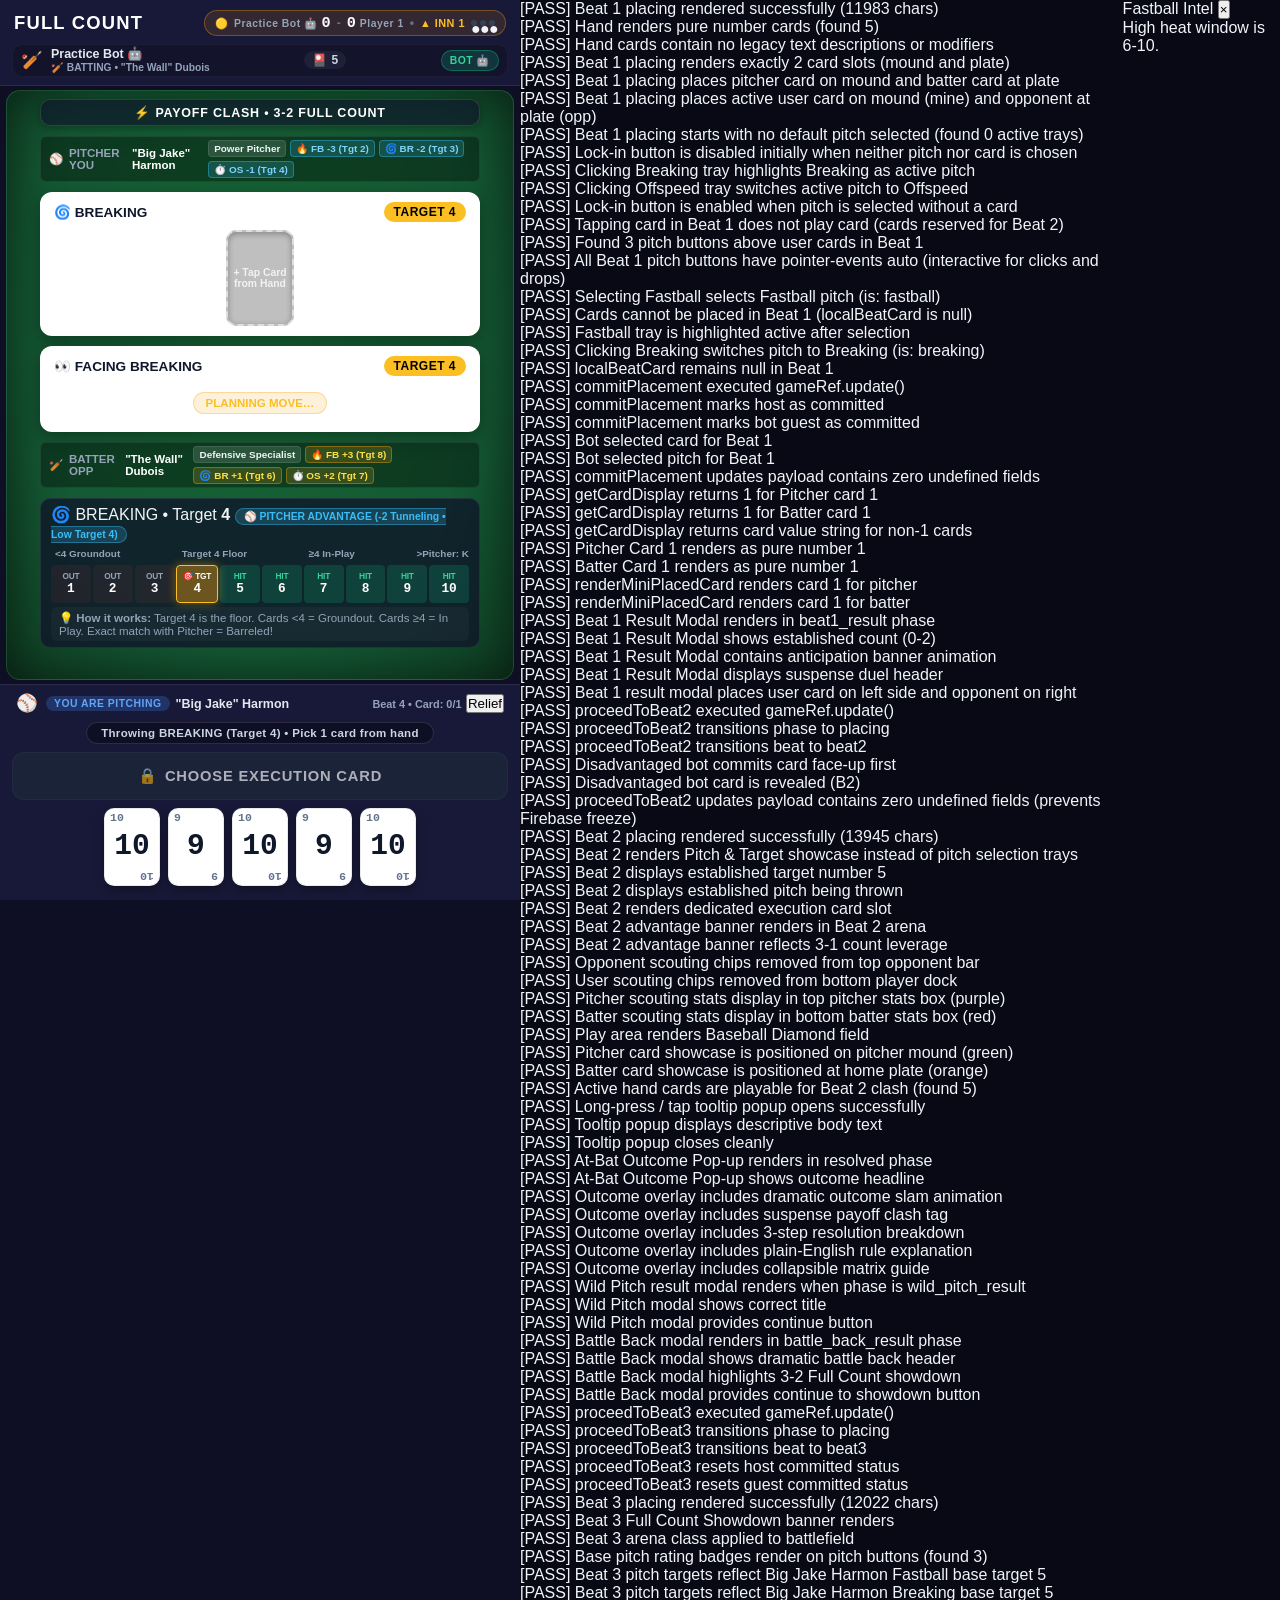
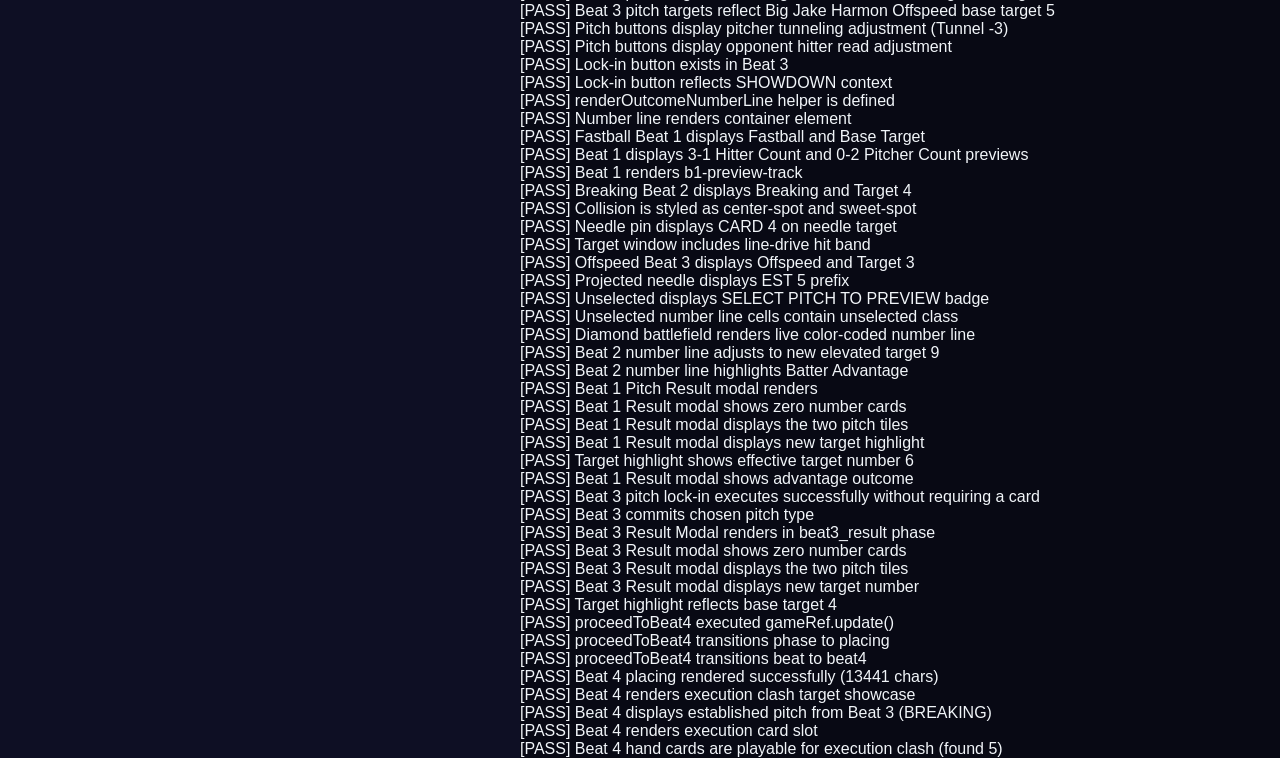
<file: tests/test_play_ui.html>
<!DOCTYPE html>
<html>
<head>
  <meta charset="utf-8">
  <title>Test Play UI</title>
  <link rel="stylesheet" href="../fullcount.css">
  <script>
    window.onerror = function(msg, url, line, col, error) {
      document.body.innerHTML += `<p class="fail">[SYNTAX/SCRIPT ERROR] ${msg} at line ${line} in ${url}</p>`;
    };
  </script>
</head>
<body>
  <div id="app"></div>

  <div id="test-results"></div>

  <!-- Mock Firebase -->
  <script>
    window._isDevPreview = true;
    window.myRole = 'host';
    window.gameId = 'SOLO99';
    window.myUid = 'test123';
  </script>
  <script src="../js/data.js"></script>
  <script src="../js/resolution.js"></script>
  <script src="../js/app.js"></script>

  <script>

    try {
      // 1. Test roster state
      const soloRosterState = {
        code: 'SOLO99',
        phase: 'roster',
        host: { uid: 'test123', name: 'Player 1' },
        guest: { uid: 'bot123', name: 'Practice Bot 🤖', isBot: true },
        isSolo: true,
        rosters: { host: null, guest: null },
        gameState: null,
        currentPA: null
      };

      console.log('Testing handleGameState(soloRosterState)...');
      // handleGameState(soloRosterState);

      // 2. Test play state
      const hostStarter = PITCHER_CHARACTERS['PC01'];
      const guestStarter = PITCHER_CHARACTERS['PC02'];
      const hostHand = ['P1', 'P2', 'P11', 'P12', 'P21'];
      const guestHand = ['B1', 'B2', 'B11', 'B12', 'B21'];

      const soloPlayState = {
        code: 'SOLO99',
        phase: 'play',
        host: { uid: 'test123', name: 'Player 1' },
        guest: { uid: 'bot123', name: 'Practice Bot 🤖', isBot: true },
        isSolo: true,
        rosters: {
          host: {
            name: 'Player 1',
            startingPitcher: 'PC01',
            reliefPitcher: 'PC07',
            lineup: LINEUP_PRESETS.sluggers.lineup,
            deckPreset: 'grind',
            ready: true
          },
          guest: {
            name: 'Practice Bot 🤖',
            startingPitcher: 'PC02',
            reliefPitcher: 'PC08',
            lineup: LINEUP_PRESETS.balanced.lineup,
            deckPreset: 'grind',
            ready: true
          }
        },
        gameState: {
          inning: 1,
          half: 'top',
          outs: 0,
          score: { top: 0, bottom: 0 },
          bases: { first: false, second: false, third: false },
          batterIndex: { top: 0, bottom: 0 },
          activePitcher: { host: 'PC01', guest: 'PC02' },
          pitcherPAs: { host: 0, guest: 0 },
          lastPitchCall: { host: null, guest: null },
          arsenalCharges: {
            host: { ...hostStarter.repertoire },
            guest: { ...guestStarter.repertoire }
          },
          hands: { host: hostHand, guest: guestHand },
          decks: { host: [], guest: [] },
          discards: { host: [], guest: [] },
          pitcherDecks: { host: [], guest: [] },
          batterDecks: { host: [], guest: [] },
          pitcherDiscards: { host: [], guest: [] },
          batterDiscards: { host: [], guest: [] }
        },
        currentPA: {
          phase: 'placing',
          beat: 'beat1',
          committed: { host: false, guest: false },
          firstRevealedCard: null,
          firstPlayerRole: null,
          secondPlayerRole: null,
          beatPlacements: {
            beat1: { host: {}, guest: {} },
            beat2: { host: {}, guest: {} }
          },
          beatResults: { beat1: null, beat2: null },
          placement: {
            host: { z1: [], z2: [] },
            guest: { z1: [], z2: [] }
          },
          resolution: null,
          isFirstPAOfInning: true
        }
      };

      function report(pass, text) {
        const p = document.createElement('p');
        p.className = pass ? 'pass' : 'fail';
        p.textContent = (pass ? '[PASS] ' : '[FAIL] ') + text;
        document.getElementById('test-results').appendChild(p);
      }

      console.log('Testing handleGameState(soloPlayState)...');
      window._lastGameState = soloPlayState;
      handleGameState(soloPlayState);

      // Verify app rendered
      const html = document.getElementById('app').innerHTML;
      report(html.length > 100, `Beat 1 placing rendered successfully (${html.length} chars)`);

      // Verify hand cards are pure number cards
      const numberCards = document.querySelectorAll('.hand-cards-container .number-card');
      report(numberCards.length > 0, `Hand renders pure number cards (found ${numberCards.length})`);
      const hasLegacyDesc = document.querySelector('.hc-desc') !== null;
      report(!hasLegacyDesc, 'Hand cards contain no legacy text descriptions or modifiers');

      // Verify Beat 1 placing places pitcher card on mound and batter card at home plate
      const slots = document.querySelectorAll('.b1-card-slot');
      report(slots.length === 2, 'Beat 1 placing renders exactly 2 card slots (mound and plate)');
      const pSlot = document.querySelector('.diamond-mound .b1-card-slot');
      const bSlot = document.querySelector('.diamond-plate-area .b1-card-slot');
      report(pSlot !== null && bSlot !== null, 'Beat 1 placing places pitcher card on mound and batter card at plate');
      report(pSlot.classList.contains('mine') && bSlot.classList.contains('opp'), 'Beat 1 placing places active user card on mound (mine) and opponent at plate (opp)');

      // Verify no pitch tray is highlighted by default
      const activeTraysInitial = document.querySelectorAll('.pitch-tray.active');
      report(activeTraysInitial.length === 0, `Beat 1 placing starts with no default pitch selected (found ${activeTraysInitial.length} active trays)`);

      // Verify Lock-in button is disabled initially
      const lockBtnInit = document.getElementById('lock-btn');
      report(lockBtnInit !== null && lockBtnInit.disabled === true, 'Lock-in button is disabled initially when neither pitch nor card is chosen');

      // Test selecting Breaking Ball
      handleTrayClick('breaking', 'mound');
      const breakingTray = document.querySelector('.pitch-tray[data-pitch="breaking"]');
      const activeTraysAfterBreaking = document.querySelectorAll('.pitch-tray.active');
      report(breakingTray?.classList.contains('active') && activeTraysAfterBreaking.length === 1, 'Clicking Breaking tray highlights Breaking as active pitch');

      // Test selecting Offspeed switches pitch
      handleTrayClick('offspeed', 'mound');
      const offspeedTray = document.querySelector('.pitch-tray[data-pitch="offspeed"]');
      report(offspeedTray?.classList.contains('active') && !document.querySelector('.pitch-tray[data-pitch="breaking"]')?.classList.contains('active'), 'Clicking Offspeed tray switches active pitch to Offspeed');

      // Test lock-in button is enabled when pitch is selected (card not required in Beat 1)
      const lockBtnWithPitchOnly = document.getElementById('lock-btn');
      report(lockBtnWithPitchOnly?.disabled === false, 'Lock-in button is enabled when pitch is selected without a card');

      // Test tapping a card in Beat 1 does not play it (cards are unplayable in Beat 1)
      selectCard('P1');
      report(localBeatCard === null, 'Tapping card in Beat 1 does not play card (cards reserved for Beat 2)');

      // Test pointer-events on Beat 1 pitch buttons (must not be 'none')
      const pitchTrays = document.querySelectorAll('.pitch-selection-dock .pitch-tray');
      report(pitchTrays.length === 3, `Found 3 pitch buttons above user cards in Beat 1`);
      let allPeAuto = true;
      pitchTrays.forEach(t => {
        if (window.getComputedStyle(t).pointerEvents !== 'auto') allPeAuto = false;
      });
      report(allPeAuto, 'All Beat 1 pitch buttons have pointer-events auto (interactive for clicks and drops)');

      // Test selecting Fastball pitch
      handleTrayClick('fastball', 'mound');
      report(localPitchType === 'fastball', `Selecting Fastball selects Fastball pitch (is: ${localPitchType})`);
      report(localBeatCard === null, `Cards cannot be placed in Beat 1 (localBeatCard is null)`);
      const fbActiveTray = document.querySelector('.pitch-tray.active');
      report(fbActiveTray?.getAttribute('data-pitch') === 'fastball', 'Fastball tray is highlighted active after selection');

      // Test switching pitch to Breaking
      handleTrayClick('breaking', 'mound');
      report(localPitchType === 'breaking', `Clicking Breaking switches pitch to Breaking (is: ${localPitchType})`);
      report(localBeatCard === null, 'localBeatCard remains null in Beat 1');

      // Test commitPlacement() in Solo match
      let commitUpdates = null;
      let mockSnapState = JSON.parse(JSON.stringify(soloPlayState));
      window.db = {
        ref: () => ({
          once: (evt, cb) => {
            const snap = { val: () => mockSnapState };
            cb(snap);
            return Promise.resolve(snap);
          },
          update: (u) => {
            commitUpdates = u;
            // Apply updates to mockSnapState
            for (let k in u) {
              const parts = k.split('/');
              let cur = mockSnapState;
              for (let i = 0; i < parts.length - 1; i++) {
                if (!cur[parts[i]]) cur[parts[i]] = {};
                cur = cur[parts[i]];
              }
              cur[parts[parts.length - 1]] = u[k];
            }
            return Promise.resolve();
          }
        })
      };

      localPitchType = 'fastball';
      localBeatCard = 'P11';
      commitPlacement();

      report(commitUpdates !== null, 'commitPlacement executed gameRef.update()');
      report(commitUpdates?.['currentPA/committed/host'] === true, 'commitPlacement marks host as committed');
      report(commitUpdates?.['currentPA/committed/guest'] === true, 'commitPlacement marks bot guest as committed');
      report(Boolean(commitUpdates?.['currentPA/beatPlacements/beat1/guest']?.cardId), 'Bot selected card for Beat 1');
      report(Boolean(commitUpdates?.['currentPA/beatPlacements/beat1/guest']?.guessPitch), 'Bot selected pitch for Beat 1');

      // Verify no undefined fields in commit updates
      let commitHasUndefined = false;
      for (const [k, v] of Object.entries(commitUpdates || {})) {
        if (v === undefined) commitHasUndefined = true;
        if (typeof v === 'object' && v !== null) {
          for (const [subK, subV] of Object.entries(v)) {
            if (subV === undefined) commitHasUndefined = true;
          }
        }
      }
      report(!commitHasUndefined, 'commitPlacement updates payload contains zero undefined fields');

      // Restore mock db
      window.db = undefined;

      // Clean up local placement for subsequent tests
      localPitchType = null;
      localBeatCard = null;
      selectedCard = null;
      handleGameState(soloPlayState);

      // 2b. Test Pure Number Card Display (Values 1-6)
      report(getCardDisplay(1, true) === '1', 'getCardDisplay returns 1 for Pitcher card 1');
      report(getCardDisplay(1, false) === '1', 'getCardDisplay returns 1 for Batter card 1');
      report(getCardDisplay(5, true) === '5', 'getCardDisplay returns card value string for non-1 cards');

      // Test hand rendering with Card 1 (pure number 1 without special badges)
      const pitcherHandWith1 = renderHand(['P10'], false, true, false, 'beat2');
      report(pitcherHandWith1.includes('card-hero-num') && pitcherHandWith1.includes('1'), 'Pitcher Card 1 renders as pure number 1');

      const batterHandWith1 = renderHand(['B13'], true, false, false, 'beat2');
      report(batterHandWith1.includes('card-hero-num') && batterHandWith1.includes('1'), 'Batter Card 1 renders as pure number 1');

      // Test mini placed card
      const miniP1 = renderMiniPlacedCard('P10', 'mound', true, 0, true);
      report(miniP1.includes('placed-number-card') && miniP1.includes('1'), 'renderMiniPlacedCard renders card 1 for pitcher');
      const miniB1 = renderMiniPlacedCard('B13', 'plate', true, 0, false);
      report(miniB1.includes('placed-number-card') && miniB1.includes('1'), 'renderMiniPlacedCard renders card 1 for batter');

      // 3. Test Beat 1 Result Modal phase
      soloPlayState.currentPA.phase = 'beat1_result';
      soloPlayState.currentPA.beatResults.beat1 = {
        winner: 'pitcher',
        count: '0-2',
        countDisplay: "0-2 Pitcher's Count",
        pitcherCards: ['P1'],
        batterCards: ['B1'],
        pitcherTotal: 10,
        batterTotal: 2
      };
      handleGameState(soloPlayState);
      const b1Modal = document.getElementById('beat1-result-modal');
      report(b1Modal !== null, 'Beat 1 Result Modal renders in beat1_result phase');
      report(b1Modal?.textContent.includes('0-2'), 'Beat 1 Result Modal shows established count (0-2)');
      report(b1Modal?.querySelector('.anticipate-banner') !== null, 'Beat 1 Result Modal contains anticipation banner animation');
      report(b1Modal?.querySelector('.rm-suspense-label') !== null, 'Beat 1 Result Modal displays suspense duel header');

      // Verify Player card is on the left in Beat 1 Result Modal
      const rmBoxes = document.querySelectorAll('.rm-cards-compare .rm-player-box');
      report(rmBoxes.length === 2 && rmBoxes[0].classList.contains('mine') && rmBoxes[1].classList.contains('opp'), 'Beat 1 result modal places user card on left side and opponent on right');

      // 3b. Test proceedToBeat2() under Dominant Beat 1 condition
      let capturedUpdates = null;
      window.db = {
        ref: () => ({
          once: (evt, cb) => {
            const snap = {
              val: () => ({
                ...soloPlayState,
                currentPA: {
                  ...soloPlayState.currentPA,
                  beatResults: {
                    beat1: {
                      winner: 'pitcher',
                      count: '0-2',
                      isDominant: true,
                      revealCardFirst: 'batter',
                      margin: 8,
                      pitcherTotal: 10,
                      batterTotal: 2
                    }
                  }
                }
              })
            };
            cb(snap);
            return Promise.resolve(snap);
          },
          update: (updates) => {
            capturedUpdates = updates;
            return Promise.resolve();
          }
        })
      };

      proceedToBeat2();

      report(capturedUpdates !== null, 'proceedToBeat2 executed gameRef.update()');
      report(capturedUpdates?.['currentPA/phase'] === 'placing', 'proceedToBeat2 transitions phase to placing');
      report(capturedUpdates?.['currentPA/beat'] === 'beat2', 'proceedToBeat2 transitions beat to beat2');
      report(capturedUpdates?.['currentPA/committed/guest'] === true, 'Disadvantaged bot commits card face-up first');
      report(Boolean(capturedUpdates?.['currentPA/firstRevealedCard']), `Disadvantaged bot card is revealed (${capturedUpdates?.['currentPA/firstRevealedCard']})`);

      // Ensure no values in capturedUpdates contain undefined
      let hasUndefined = false;
      for (const [k, v] of Object.entries(capturedUpdates || {})) {
        if (v === undefined) hasUndefined = true;
        if (typeof v === 'object' && v !== null) {
          for (const [subK, subV] of Object.entries(v)) {
            if (subV === undefined) hasUndefined = true;
          }
        }
      }
      report(!hasUndefined, 'proceedToBeat2 updates payload contains zero undefined fields (prevents Firebase freeze)');

      // Restore mock db
      window.db = undefined;

      // 4. Test Beat 2 placing
      soloPlayState.currentPA.phase = 'placing';
      soloPlayState.currentPA.beat = 'beat2';
      soloPlayState.currentPA.beatResults.beat1 = {
        winner: 'batter',
        count: '3-1',
        pitchType: 'fastball',
        guessPitch: 'fastball',
        pitchMatched: true,
        target: 5,
        effectiveTarget: 5,
        baseTarget: 4,
        readFactor: 1,
        isDominant: true,
        revealCardFirst: 'pitcher',
        margin: 1
      };
      handleGameState(soloPlayState);
      const b2Html = document.getElementById('app').innerHTML;
      report(b2Html.length > 100, `Beat 2 placing rendered successfully (${b2Html.length} chars)`);
      report(document.querySelector('.b2-target-showcase') !== null, 'Beat 2 renders Pitch & Target showcase instead of pitch selection trays');
      report(b2Html.includes('TARGET 5') || b2Html.includes('TARGET <b>5</b>'), 'Beat 2 displays established target number 5');
      report(b2Html.includes('FASTBALL'), 'Beat 2 displays established pitch being thrown');
      report(document.querySelector('.b2-card-slot') !== null, 'Beat 2 renders dedicated execution card slot');
      report(document.querySelector('.beat2-advantage-banner') !== null, 'Beat 2 advantage banner renders in Beat 2 arena');
      report(document.querySelector('.beat2-advantage-banner.count-hitter') !== null, 'Beat 2 advantage banner reflects 3-1 count leverage');
      report(document.querySelector('.opponent-bar .opp-scout-chips') === null, 'Opponent scouting chips removed from top opponent bar');
      report(document.querySelector('.player-bar .my-scout-chips') === null, 'User scouting chips removed from bottom player dock');
      report(document.querySelector('.diamond-pitcher-stats .field-scout-chips') !== null, 'Pitcher scouting stats display in top pitcher stats box (purple)');
      report(document.querySelector('.diamond-batter-stats .field-scout-chips') !== null, 'Batter scouting stats display in bottom batter stats box (red)');

      // 4b. Test Baseball Diamond & Active Hand Cards in Beat 2
      report(document.querySelector('.diamond-field') !== null, 'Play area renders Baseball Diamond field');
      report(document.querySelector('.diamond-mound') !== null, 'Pitcher card showcase is positioned on pitcher mound (green)');
      report(document.querySelector('.diamond-plate-area') !== null, 'Batter card showcase is positioned at home plate (orange)');
      const draggableCards = document.querySelectorAll('.number-card[draggable="true"]');
      report(draggableCards.length > 0, `Active hand cards are playable for Beat 2 clash (found ${draggableCards.length})`);

      // 4c. Test Tooltip Popup System
      showTooltipPopup('Fastball Intel', 'High heat window is 6-10.');
      const ttpEl = document.getElementById('fc-tooltip-popover');
      report(ttpEl !== null && ttpEl.classList.contains('visible'), 'Long-press / tap tooltip popup opens successfully');
      report(ttpEl?.textContent.includes('High heat window'), 'Tooltip popup displays descriptive body text');
      hideTooltipPopup();
      report(!ttpEl?.classList.contains('visible'), 'Tooltip popup closes cleanly');

      // 5. Test Resolved phase (At-Bat Outcome Pop-up)
      soloPlayState.currentPA.phase = 'resolved';
      soloPlayState.currentPA.resolution = {
        outcome: { display: '💥 HOME RUN!', runsScored: 2, outsAdded: 0 },
        z1: { winner: 'batter', count: '3-1', pitcherTotal: 3, batterTotal: 8 },
        z2: {
          pitchType: 'fastball',
          pitchLocation: 'high',
          pitcherExecuted: true,
          swingType: 'power',
          targetZone: 'high',
          batterExecuted: true,
          sameLocation: true,
          isHotZone: true,
          outcomeDisplay: 'Home Run',
          ruleReason: 'Fastball was squared up on Total 12 Sweet Spot barrel for a Home Run.'
        }
      };
      handleGameState(soloPlayState);
      const outcomeModal = document.getElementById('outcome-overlay');
      report(outcomeModal !== null, 'At-Bat Outcome Pop-up renders in resolved phase');
      report(outcomeModal?.textContent.includes('HOME RUN'), 'At-Bat Outcome Pop-up shows outcome headline');
      report(outcomeModal?.querySelector('.anticipate-outcome') !== null, 'Outcome overlay includes dramatic outcome slam animation');
      report(outcomeModal?.querySelector('.rm-suspense-label') !== null, 'Outcome overlay includes suspense payoff clash tag');
      report(outcomeModal?.querySelector('.rm-resolution-breakdown') !== null, 'Outcome overlay includes 3-step resolution breakdown');
      report(outcomeModal?.querySelector('.rm-rule-explanation') !== null, 'Outcome overlay includes plain-English rule explanation');
      report(outcomeModal?.querySelector('.rm-matrix-guide') !== null, 'Outcome overlay includes collapsible matrix guide');

      // 6. Test Wild Pitch Result Modal
      soloPlayState.currentPA.phase = 'wild_pitch_result';
      soloPlayState.currentPA.resolution = {
        outcome: { display: '⚡ WILD PITCH IN THE DIRT!', runsScored: 0, outsAdded: 0, isWildPitchReset: true, ruleReason: 'Wild pitch in dirt' },
        z1: { count: '0-2' },
        z2: {
          pitchType: 'fastball',
          guessPitch: 'offspeed',
          pitcherCardVal: 3,
          batterCardVal: 3,
          timingDelta: 0
        }
      };
      handleGameState(soloPlayState);
      const wpModal = document.getElementById('wild-pitch-modal');
      report(wpModal !== null, 'Wild Pitch result modal renders when phase is wild_pitch_result');
      report(wpModal?.textContent.includes('WILD PITCH IN THE DIRT'), 'Wild Pitch modal shows correct title');
      report(wpModal?.querySelector('.btn-wild-pitch-continue') !== null, 'Wild Pitch modal provides continue button');

      // 7. Test Battle Back Result Modal (Beat 2 Battle-Back forcing Beat 3 Showdown)
      soloPlayState.currentPA.phase = 'battle_back_result';
      soloPlayState.currentPA.beat = 'beat3';
      soloPlayState.currentPA.beatResults.beat2 = {
        isBattleBack: true,
        pitchType: 'fastball',
        guessPitch: 'fastball',
        pitchMatched: true,
        pitcherCardVal: 7,
        batterCardVal: 7,
        pitcherBaseBonus: 6,
        batterBaseBonus: 6,
        pitcherEffectiveVal: 13,
        batterEffectiveVal: 13,
        timingDelta: 1,
        ruleReason: 'Batter fouled off 2-strike pitch to battle back! Count runs full to 3-2!'
      };
      handleGameState(soloPlayState);
      const bbModal = document.getElementById('battle-back-modal');
      report(bbModal !== null, 'Battle Back modal renders in battle_back_result phase');
      report(bbModal?.textContent.includes('BATTLED BACK!'), 'Battle Back modal shows dramatic battle back header');
      report(bbModal?.textContent.includes('FULL COUNT SHOWDOWN FORCED!'), 'Battle Back modal highlights 3-2 Full Count showdown');
      report(bbModal?.querySelector('.btn-battle-back-continue') !== null, 'Battle Back modal provides continue to showdown button');

      // 7b. Test proceedToBeat3()
      let bbUpdates = null;
      window.db = {
        ref: () => ({
          once: (evt, cb) => {
            const snap = { val: () => soloPlayState };
            cb(snap);
            return Promise.resolve(snap);
          },
          update: (updates) => {
            bbUpdates = updates;
            return Promise.resolve();
          }
        })
      };
      proceedToBeat3();
      report(bbUpdates !== null, 'proceedToBeat3 executed gameRef.update()');
      report(bbUpdates?.['currentPA/phase'] === 'placing', 'proceedToBeat3 transitions phase to placing');
      report(bbUpdates?.['currentPA/beat'] === 'beat3', 'proceedToBeat3 transitions beat to beat3');
      report(bbUpdates?.['currentPA/committed/host'] === false, 'proceedToBeat3 resets host committed status');
      report(bbUpdates?.['currentPA/committed/guest'] === false, 'proceedToBeat3 resets guest committed status');
      window.db = undefined;

      // 8. Test Beat 3 Full Count Showdown placing
      soloPlayState.currentPA.phase = 'placing';
      soloPlayState.currentPA.beat = 'beat3';
      handleGameState(soloPlayState);
      const b3Html = document.getElementById('app').innerHTML;
      report(b3Html.length > 100, `Beat 3 placing rendered successfully (${b3Html.length} chars)`);
      report(document.querySelector('.beat3-banner') !== null, 'Beat 3 Full Count Showdown banner renders');
      report(document.querySelector('.beat3-arena') !== null, 'Beat 3 arena class applied to battlefield');
      const ratingBadges = document.querySelectorAll('.pt-rating-badge');
      report(ratingBadges.length >= 3, `Base pitch rating badges render on pitch buttons (found ${ratingBadges.length})`);
      report(ratingBadges[0].textContent.includes('Target 5'), 'Beat 3 pitch targets reflect Big Jake Harmon Fastball base target 5');
      report(ratingBadges[1].textContent.includes('Target 5'), 'Beat 3 pitch targets reflect Big Jake Harmon Breaking base target 5');
      report(ratingBadges[2].textContent.includes('Target 5'), 'Beat 3 pitch targets reflect Big Jake Harmon Offspeed base target 5');
      report(ratingBadges[0].textContent.includes('Tunnel -3'), 'Pitch buttons display pitcher tunneling adjustment (Tunnel -3)');
      report(ratingBadges[0].textContent.includes('Opp Read'), 'Pitch buttons display opponent hitter read adjustment');
      const b3LockBtn = document.getElementById('lock-btn');
      report(b3LockBtn !== null, 'Lock-in button exists in Beat 3');
      report(b3LockBtn?.textContent.includes('SHOWDOWN'), 'Lock-in button reflects SHOWDOWN context');

      // 9. Test Outcome Number Line Component
      report(typeof window.renderOutcomeNumberLine === 'function', 'renderOutcomeNumberLine helper is defined');
      
      const fbNl = window.renderOutcomeNumberLine({ pitchType: 'fastball', beat: 'beat1' });
      report(fbNl.includes('outcome-number-line-container'), 'Number line renders container element');
      report(fbNl.includes('FASTBALL') && fbNl.includes('Base Target'), 'Fastball Beat 1 displays Fastball and Base Target');
      report(fbNl.includes('3-1 HITTER COUNT') && fbNl.includes('0-2 PITCHER COUNT'), 'Beat 1 displays 3-1 Hitter Count and 0-2 Pitcher Count previews');
      report(fbNl.includes('b1-preview-track'), 'Beat 1 renders b1-preview-track');

      const bbNl = window.renderOutcomeNumberLine({ pitchType: 'breaking', beat: 'beat2', target: 4, pitcherCardVal: 4, launchAngle: 4 });
      report(bbNl.includes('BREAKING') && bbNl.includes('Target <b>4</b>'), 'Breaking Beat 2 displays Breaking and Target 4');
      report(bbNl.includes('center-spot') && bbNl.includes('sweet-spot'), 'Collision is styled as center-spot and sweet-spot');
      report(bbNl.includes('nl-needle-pin') && bbNl.includes('CARD 4'), 'Needle pin displays CARD 4 on needle target');
      report(bbNl.includes('line-drive'), 'Target window includes line-drive hit band');

      const offNl = window.renderOutcomeNumberLine({ pitchType: 'offspeed', beat: 'beat3', target: 3, pitcherCardVal: 4, launchAngle: 5, projected: true });
      report(offNl.includes('OFFSPEED') && offNl.includes('Target <b>3</b>'), 'Offspeed Beat 3 displays Offspeed and Target 3');
      report(offNl.includes('EST 5'), 'Projected needle displays EST 5 prefix');

      const unselectedNl = window.renderOutcomeNumberLine({ pitchType: null });
      report(unselectedNl.includes('SELECT PITCH TO PREVIEW'), 'Unselected displays SELECT PITCH TO PREVIEW badge');
      report(unselectedNl.includes('unselected'), 'Unselected number line cells contain unselected class');

      // Verify number line in Beat 2 execution clash adjusts to new target
      soloPlayState.currentPA.beat = 'beat2';
      soloPlayState.currentPA.beatResults.beat1 = {
        winner: 'batter',
        advantageSide: 'batter',
        count: '3-1',
        pitchType: 'fastball',
        guessPitch: 'fastball',
        pitchMatched: true,
        target: 9,
        effectiveTarget: 9,
        readFactor: 4
      };
      handleGameState(soloPlayState);
      const b2Nl = document.querySelector('.diamond-number-line');
      report(b2Nl !== null, 'Diamond battlefield renders live color-coded number line');
      report(b2Nl?.textContent.includes('Target 9'), 'Beat 2 number line adjusts to new elevated target 9');
      report(b2Nl?.textContent.includes('BATTER ADVANTAGE'), 'Beat 2 number line highlights Batter Advantage');

      // 10. Test Pitch Result Screen: No cards displayed, only the two pitches, advantage, and new target
      soloPlayState.currentPA.phase = 'beat1_result';
      soloPlayState.currentPA.beatResults.beat1 = {
        winner: 'batter',
        count: '3-1',
        pitchType: 'fastball',
        guessPitch: 'fastball',
        baseTarget: 4,
        readFactor: 2,
        effectiveTarget: 6,
        pitchMatched: true
      };
      handleGameState(soloPlayState);
      const b1PitchModal = document.getElementById('beat1-result-modal');
      report(b1PitchModal !== null, 'Beat 1 Pitch Result modal renders');
      report(b1PitchModal?.querySelectorAll('.number-card').length === 0, 'Beat 1 Result modal shows zero number cards');
      report(b1PitchModal?.querySelectorAll('.rm-pitch-showcase-tile').length === 2, 'Beat 1 Result modal displays the two pitch tiles');
      report(b1PitchModal?.querySelector('.rm-target-highlight') !== null, 'Beat 1 Result modal displays new target highlight');
      report(b1PitchModal?.querySelector('.rm-th-number')?.textContent.trim() === '6', 'Target highlight shows effective target number 6');
      report(b1PitchModal?.querySelector('.anticipate-banner')?.textContent.includes('BATTER ADVANTAGE'), 'Beat 1 Result modal shows advantage outcome');

      // 11. Test Beat 3 Pitch Selection Lock-In & Result Modal
      soloPlayState.currentPA.phase = 'placing';
      soloPlayState.currentPA.beat = 'beat3';
      soloPlayState.currentPA.committed = { host: false, guest: false };
      handleGameState(soloPlayState);

      // In Beat 3, player selects pitch (no card needed)
      localPitchType = 'breaking';
      localBeatCard = null;
      let b3CommitUpdates = null;
      window.db = {
        ref: () => ({
          once: (evt, cb) => {
            const snap = { val: () => soloPlayState };
            cb(snap);
            return Promise.resolve(snap);
          },
          update: (u) => {
            b3CommitUpdates = u;
            return Promise.resolve();
          }
        })
      };
      commitPlacement();
      report(b3CommitUpdates !== null, 'Beat 3 pitch lock-in executes successfully without requiring a card');
      report(b3CommitUpdates?.['currentPA/beatPlacements/beat3/host']?.pitchType === 'breaking', 'Beat 3 commits chosen pitch type');
      window.db = undefined;

      // 12. Test Beat 3 Result Modal & Transition to Beat 4
      soloPlayState.currentPA.phase = 'beat3_result';
      soloPlayState.currentPA.beatResults.beat3 = {
        winner: 'pitcher',
        count: '3-2',
        pitchType: 'breaking',
        guessPitch: 'fastball',
        baseTarget: 4,
        readFactor: 2,
        effectiveTarget: 4,
        pitchMatched: false
      };
      handleGameState(soloPlayState);
      const b3Modal = document.getElementById('beat3-result-modal');
      report(b3Modal !== null, 'Beat 3 Result Modal renders in beat3_result phase');
      report(b3Modal?.querySelectorAll('.number-card').length === 0, 'Beat 3 Result modal shows zero number cards');
      report(b3Modal?.querySelectorAll('.rm-pitch-showcase-tile').length === 2, 'Beat 3 Result modal displays the two pitch tiles');
      report(b3Modal?.querySelector('.rm-target-highlight') !== null, 'Beat 3 Result modal displays new target number');
      report(b3Modal?.querySelector('.rm-target-highlight .rm-th-number')?.textContent.trim() === '4', 'Target highlight reflects base target 4');

      // Test proceedToBeat4()
      let b4Updates = null;
      window.db = {
        ref: () => ({
          once: (evt, cb) => {
            const snap = { val: () => soloPlayState };
            cb(snap);
            return Promise.resolve(snap);
          },
          update: (u) => {
            b4Updates = u;
            return Promise.resolve();
          }
        })
      };
      proceedToBeat4();
      report(b4Updates !== null, 'proceedToBeat4 executed gameRef.update()');
      report(b4Updates?.['currentPA/phase'] === 'placing', 'proceedToBeat4 transitions phase to placing');
      report(b4Updates?.['currentPA/beat'] === 'beat4', 'proceedToBeat4 transitions beat to beat4');
      window.db = undefined;

      // 13. Test Beat 4 Placing (Execution Clash on Payoff Pitch)
      soloPlayState.currentPA.phase = 'placing';
      soloPlayState.currentPA.beat = 'beat4';
      soloPlayState.currentPA.committed = { host: false, guest: false };
      handleGameState(soloPlayState);
      const b4Html = document.getElementById('app').innerHTML;
      report(b4Html.length > 100, `Beat 4 placing rendered successfully (${b4Html.length} chars)`);
      report(document.querySelector('.b2-target-showcase') !== null, 'Beat 4 renders execution clash target showcase');
      report(b4Html.includes('BREAKING'), 'Beat 4 displays established pitch from Beat 3 (BREAKING)');
      report(document.querySelector('.b2-card-slot') !== null, 'Beat 4 renders execution card slot');
      const b4PlayableCards = document.querySelectorAll('.hand-cards-container .number-card.active');
      report(b4PlayableCards.length > 0, `Beat 4 hand cards are playable for execution clash (found ${b4PlayableCards.length})`);

    } catch(e) {
      const p = document.createElement('p');
      p.className = 'fail';
      p.textContent = `[FAIL] ${e.message}`;
      document.getElementById('test-results').appendChild(p);
    }
  </script>
</body>
</html>
</file>
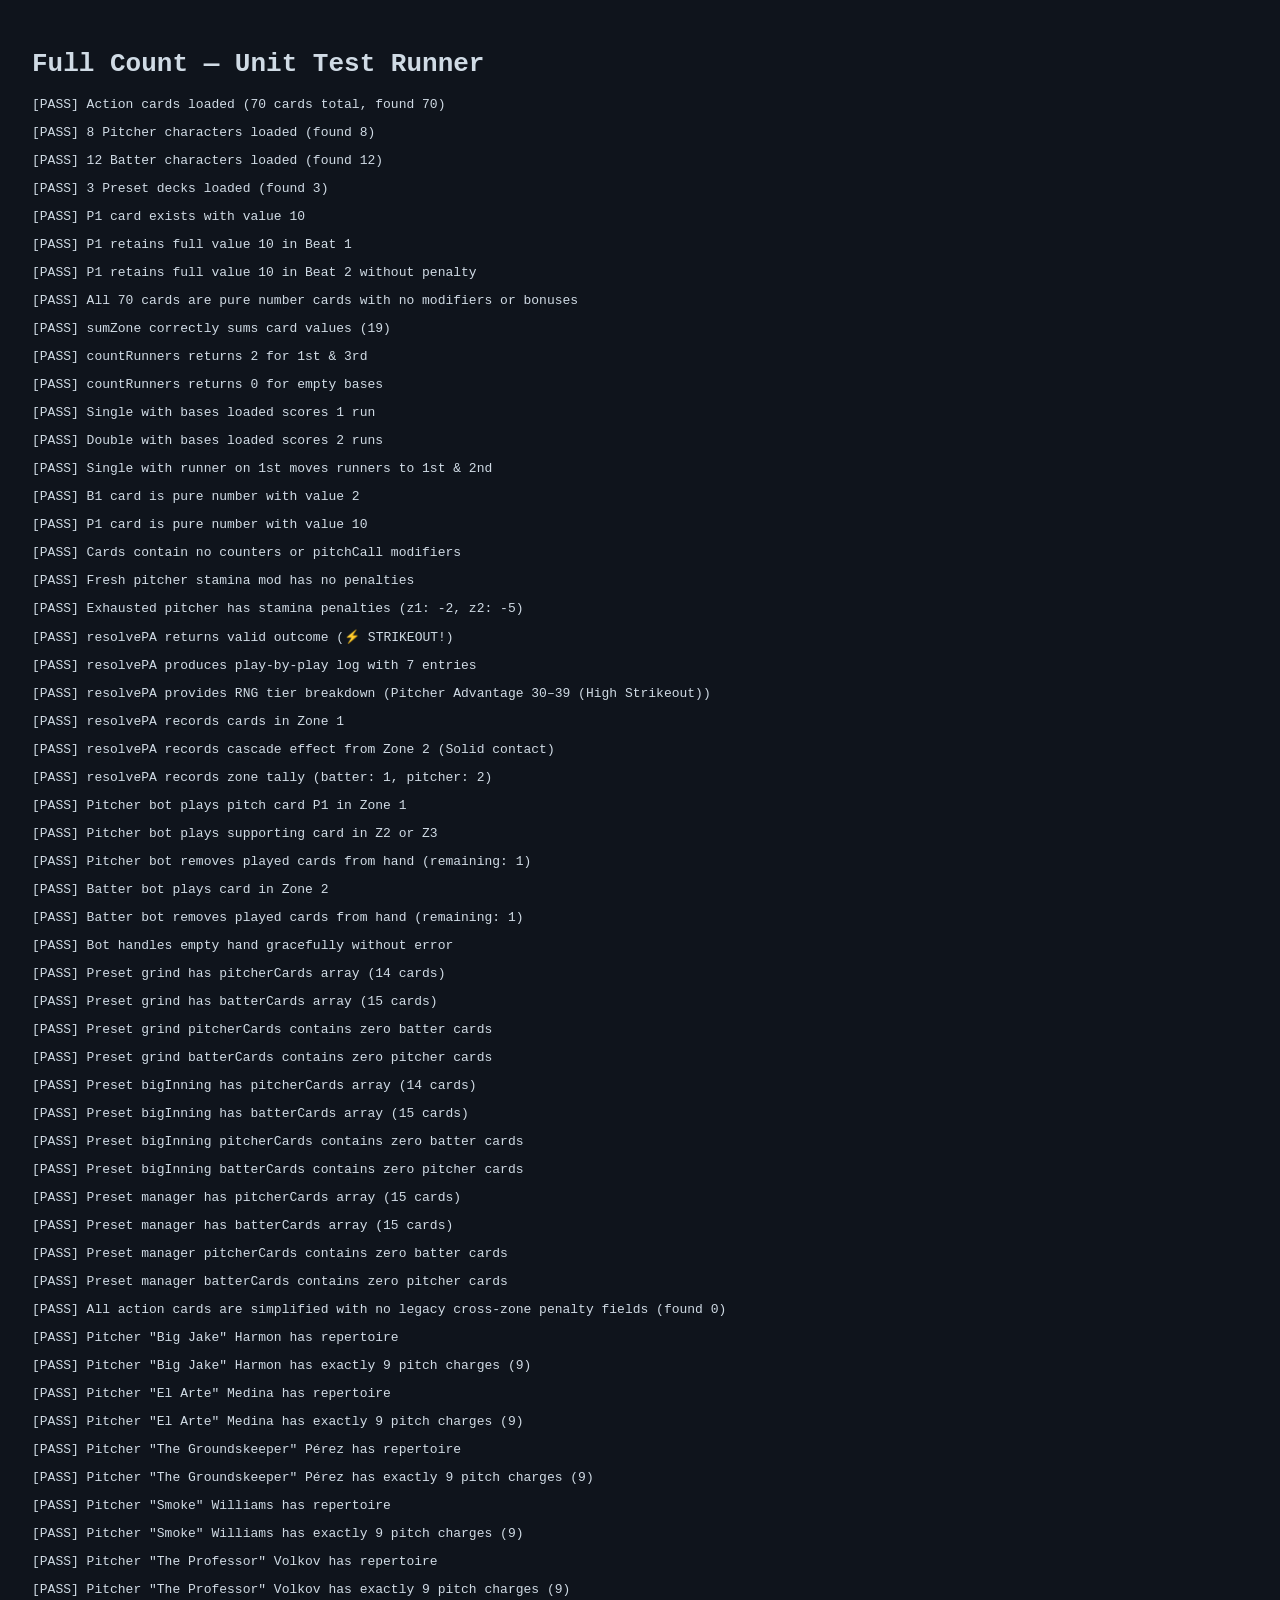
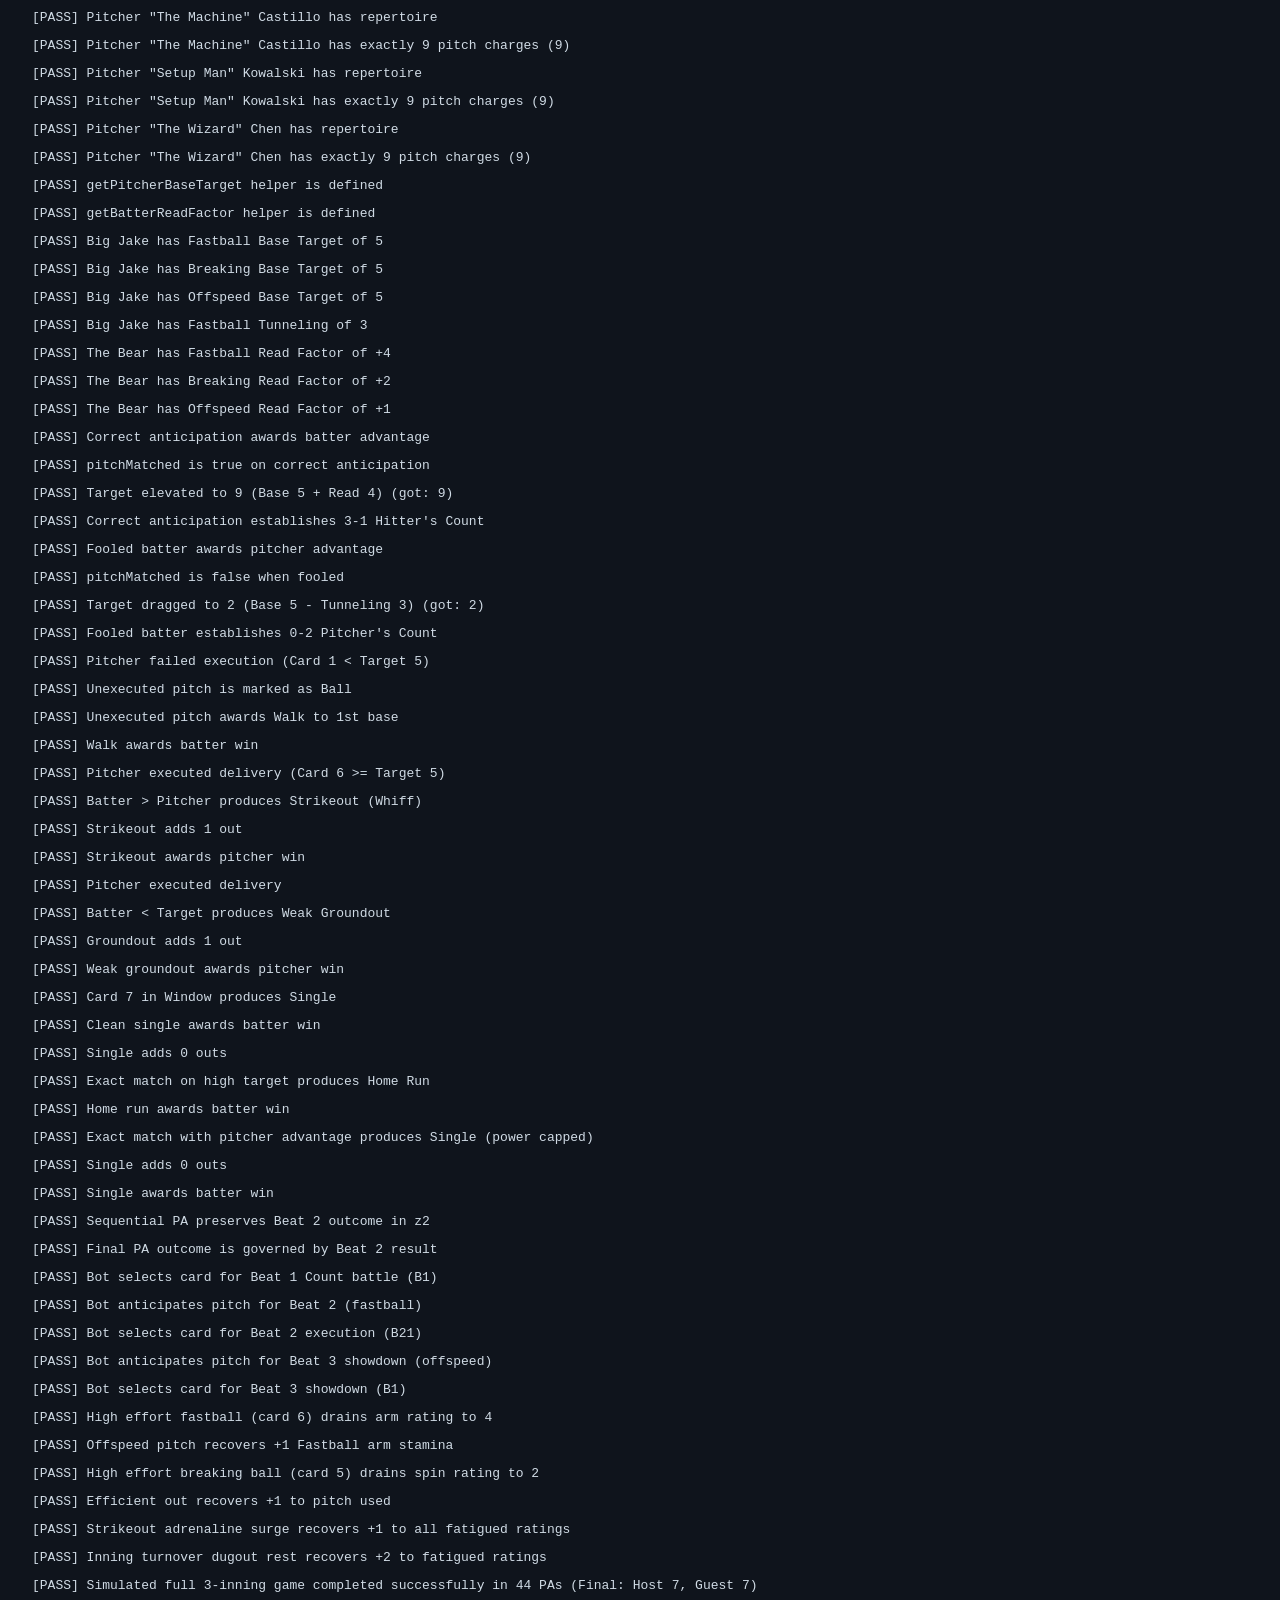
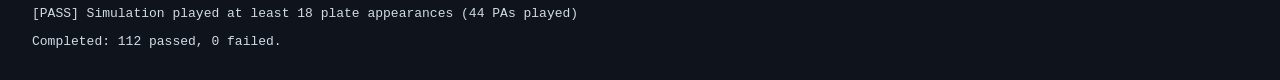
<file: tests/test_resolution.html>
<!DOCTYPE html>
<html lang="en">
<head>
  <meta charset="UTF-8">
  <title>Full Count — Unit Tests</title>
  <style>
    body { font-family: monospace; background: #0f141c; color: #d0dbe5; padding: 24px; }
  </style>
  <script>
    window.onerror = function(msg, url, line) {
      document.body.innerHTML += '<h1 style="color:red">ERROR: ' + msg + ' LINE: ' + line + '</h1>';
    };
  </script>
</head>


<body>
  <h1>Full Count — Unit Test Runner</h1>
  <div id="results"></div>
  <div id="summary" class="summary">Running tests...</div>

  <!-- Scripts -->
  <script src="../js/data.js"></script>
  <script src="../js/resolution.js"></script>

  <script>
    const resultsEl = document.getElementById('results');
    const summaryEl = document.getElementById('summary');
    let passed = 0;
    let failed = 0;

    function assert(condition, message) {
      const p = document.createElement('p');
      if (condition) {
        passed++;
        p.className = 'pass';
        p.textContent = `[PASS] ${message}`;
      } else {
        failed++;
        p.className = 'fail';
        p.textContent = `[FAIL] ${message}`;
        console.error(`Assertion failed: ${message}`);
      }
      resultsEl.appendChild(p);
    }

    function runTests() {
      try {
        // 1. Data Integrity Tests
        const actionCardKeys = Object.keys(ACTION_CARDS || {});
        const pitcherCharKeys = Object.keys(PITCHER_CHARACTERS || {});
        const batterCharKeys = Object.keys(BATTER_CHARACTERS || {});
        const deckPresetKeys = Object.keys(DECK_PRESETS || {});

        assert(actionCardKeys.length === 70, `Action cards loaded (70 cards total, found ${actionCardKeys.length})`);
        assert(pitcherCharKeys.length === 8, `8 Pitcher characters loaded (found ${pitcherCharKeys.length})`);
        assert(batterCharKeys.length === 12, `12 Batter characters loaded (found ${batterCharKeys.length})`);
        assert(deckPresetKeys.length === 3, `3 Preset decks loaded (found ${deckPresetKeys.length})`);

        // 2. Pure Number Cards: Full value everywhere (Values 1-10)
        const fourSeam = getCard('P1');
        assert(fourSeam && fourSeam.value === 10, `P1 card exists with value 10`);
        assert(getZoneValue(fourSeam, 'z1') === 10, `P1 retains full value 10 in Beat 1`);
        assert(getZoneValue(fourSeam, 'z2') === 10, `P1 retains full value 10 in Beat 2 without penalty`);

        const allPureNumberCards = Object.values(ACTION_CARDS).every(c => typeof c.value === 'number' && !c.powerBadge && !c.outcomeEffect);
        assert(allPureNumberCards, `All 70 cards are pure number cards with no modifiers or bonuses`);


        // 3. sumZone
        const totalZ1 = sumZone(['P1', 'P2'], 'z1');
        assert(totalZ1 === getZoneValue(getCard('P1'), 'z1') + getZoneValue(getCard('P2'), 'z1'), `sumZone correctly sums card values (${totalZ1})`);

        // 4. Base Running Helpers
        assert(countRunners({ first: true, second: false, third: true }) === 2, `countRunners returns 2 for 1st & 3rd`);
        assert(countRunners({ first: false, second: false, third: false }) === 0, `countRunners returns 0 for empty bases`);

        const baseHitRuns = runsOnHit({ first: true, second: true, third: true }, 1);
        assert(baseHitRuns === 1, `Single with bases loaded scores 1 run`);

        const doubleRuns = runsOnHit({ first: true, second: true, third: true }, 2);
        assert(doubleRuns === 2, `Double with bases loaded scores 2 runs`);

        const basesAfterSingle = advanceBases({ first: true, second: false, third: false }, 1);
        assert(basesAfterSingle.first === true && basesAfterSingle.second === true && basesAfterSingle.third === false,
          `Single with runner on 1st moves runners to 1st & 2nd`);

        // 5. Pure Number Cards - No Counter Multipliers
        const b1Card = getCard('B1');
        const p1Card = getCard('P1');
        assert(b1Card && b1Card.value === 2, `B1 card is pure number with value 2`);
        assert(p1Card && p1Card.value === 10, `P1 card is pure number with value 10`);
        assert(!b1Card.counters && !p1Card.pitchCall, `Cards contain no counters or pitchCall modifiers`);


        // 6. Pitcher Stamina Degradation
        const acePitcher = PITCHER_CHARACTERS['PC01']; // Cole Vance
        const freshMod = getStaminaMod(acePitcher, 0);
        const tiredMod = getStaminaMod(acePitcher, 20);
        assert(freshMod.z1 === 0 && freshMod.z2 === 0 && freshMod.z3 === 0, `Fresh pitcher stamina mod has no penalties`);
        assert(tiredMod.z1 < 0 || tiredMod.z2 < 0, `Exhausted pitcher has stamina penalties (z1: ${tiredMod.z1}, z2: ${tiredMod.z2})`);

        // 7. Full PA Resolution
        const paResult = resolvePA({
          pitcherPlacement: { z1: ['P1'], z2: ['P13'], z3: ['P23'] },
          batterPlacement:  { z1: ['B1'], z2: ['B11'], z3: ['B21'] },
          pitcherChar: PITCHER_CHARACTERS['PC01'],
          batterChar:  BATTER_CHARACTERS['BC01'],
          pitcherPAsFaced: 0,
          bases: { first: false, second: false, third: false },
          isFirstPAOfInning: true,
          prevPitchCall: null,
          score: { batting: 0, pitching: 0 },
          outs: 0,
          inning: 1,
          totalInnings: 3,
          pitcherWonZ1LastPA: false,
        });

        assert(paResult && paResult.outcome && paResult.outcome.type, `resolvePA returns valid outcome (${paResult?.outcome?.display})`);
        assert(Array.isArray(paResult.log) && paResult.log.length > 0, `resolvePA produces play-by-play log with ${paResult?.log?.length} entries`);
        assert(paResult.outcome.rng && typeof paResult.outcome.rng.tier === 'string', `resolvePA provides RNG tier breakdown (${paResult.outcome.rng.tier})`);
        assert(Array.isArray(paResult.z1.pitcherCards) && Array.isArray(paResult.z1.batterCards), `resolvePA records cards in Zone 1`);
        assert(paResult.z2.cascadeEffect !== undefined, `resolvePA records cascade effect from Zone 2 (${paResult.z2.cascadeEffect})`);
        assert(paResult.zonesWon && typeof paResult.zonesWon.batter === 'number', `resolvePA records zone tally (batter: ${paResult.zonesWon.batter}, pitcher: ${paResult.zonesWon.pitcher})`);

        // 8. Practice Bot Placement Tests
        const pitcherBotHand = ['P1', 'P13', 'P23']; // Fastball (read/z1), Extra Heat (contact/z2), Infield Shift (result/z3)
        const botPitchState = { half: 'bottom', hands: { guest: [...pitcherBotHand] } }; // bottom = guest pitches
        const botPitchPlay = executeBotPlay(botPitchState, 'guest');
        assert(botPitchPlay.botPlacement.z1.includes('P1'), `Pitcher bot plays pitch card P1 in Zone 1`);
        assert(botPitchPlay.botPlacement.z2.includes('P13') || botPitchPlay.botPlacement.z3.includes('P23'), `Pitcher bot plays supporting card in Z2 or Z3`);
        assert(botPitchPlay.botHand.length < pitcherBotHand.length, `Pitcher bot removes played cards from hand (remaining: ${botPitchPlay.botHand.length})`);

        const batterBotHand = ['B1', 'B13', 'B23'];
        const botBatState = { half: 'top', hands: { guest: [...batterBotHand] } }; // top = guest bats
        const botBatPlay = executeBotPlay(botBatState, 'guest');
        assert(botBatPlay.botPlacement.z2.length > 0, `Batter bot plays card in Zone 2`);
        assert(botBatPlay.botHand.length < batterBotHand.length, `Batter bot removes played cards from hand (remaining: ${botBatPlay.botHand.length})`);


        const emptyBotPlay = executeBotPlay({ half: 'top', hands: { guest: [] } }, 'guest');
        assert(emptyBotPlay.botPlacement.z1.length === 0 && emptyBotPlay.botPlacement.z2.length === 0, `Bot handles empty hand gracefully without error`);

        // 9. Role-Appropriate Preset Decks
        Object.entries(DECK_PRESETS).forEach(([key, preset]) => {
          assert(Array.isArray(preset.pitcherCards) && preset.pitcherCards.length >= 10, `Preset ${key} has pitcherCards array (${preset.pitcherCards?.length} cards)`);
          assert(Array.isArray(preset.batterCards) && preset.batterCards.length >= 10, `Preset ${key} has batterCards array (${preset.batterCards?.length} cards)`);

          const pHasNoBatter = preset.pitcherCards.every(id => getCard(id)?.type !== 'batter');
          assert(pHasNoBatter, `Preset ${key} pitcherCards contains zero batter cards`);

          const bHasNoPitcher = preset.batterCards.every(id => getCard(id)?.type !== 'pitcher');
          assert(bHasNoPitcher, `Preset ${key} batterCards contains zero pitcher cards`);
        });

        // 10. Card Simplification
        const cardsWithLegacyProps = Object.values(ACTION_CARDS).filter(c => c.z3CounterOf || c.z3CounteredBy || c.self_z2_penalty || c.penalty);
        assert(cardsWithLegacyProps.length === 0, `All action cards are simplified with no legacy cross-zone penalty fields (found ${cardsWithLegacyProps.length})`);

        // 11. Pitcher Repertoire Integrity
        Object.values(PITCHER_CHARACTERS).forEach(p => {
          assert(p.repertoire && typeof p.repertoire.fastball === 'number', `Pitcher ${p.name} has repertoire`);
          const totalPitches = (p.repertoire.fastball || 0) + (p.repertoire.breaking || 0) + (p.repertoire.offspeed || 0);
          assert(totalPitches === 9, `Pitcher ${p.name} has exactly 9 pitch charges (${totalPitches})`);
        });

        // 12. Character Base Targets & Read Factors Tests
        assert(typeof getPitcherBaseTarget === 'function', 'getPitcherBaseTarget helper is defined');
        assert(typeof getBatterReadFactor === 'function', 'getBatterReadFactor helper is defined');
        const pJake = PITCHER_CHARACTERS['PC01']; // Big Jake: FB 2, BR 4, OS 5
        const bBear = BATTER_CHARACTERS['BC01'];  // The Bear: FB +2, BR +1, OS 0
        assert(getPitcherBaseTarget(pJake, 'fastball') === 5, 'Big Jake has Fastball Base Target of 5');
        assert(getPitcherBaseTarget(pJake, 'breaking') === 5, 'Big Jake has Breaking Base Target of 5');
        assert(getPitcherBaseTarget(pJake, 'offspeed') === 5, 'Big Jake has Offspeed Base Target of 5');
        assert(getPitcherTunneling(pJake, 'fastball') === 3, 'Big Jake has Fastball Tunneling of 3');
        assert(getBatterReadFactor(bBear, 'fastball') === 4, 'The Bear has Fastball Read Factor of +4');
        assert(getBatterReadFactor(bBear, 'breaking') === 2, 'The Bear has Breaking Read Factor of +2');
        assert(getBatterReadFactor(bBear, 'offspeed') === 1, 'The Bear has Offspeed Read Factor of +1');

        // 13. Sequential Beat 1 Tests (The Read: Pitch Choice & Anticipation)
        // A. Anticipated Pitch: Batter correctly anticipates Fastball -> Target elevated to 9 (Base 5 + Read 4)
        const b1Anticipated = resolveBeat1({
          pitchType: 'fastball',
          guessPitch: 'fastball',
          pitcherChar: pJake,
          batterChar: bBear,
        });
        assert(b1Anticipated.winner === 'batter', 'Correct anticipation awards batter advantage');
        assert(b1Anticipated.pitchMatched === true, 'pitchMatched is true on correct anticipation');
        assert(b1Anticipated.effectiveTarget === 9, `Target elevated to 9 (Base 5 + Read 4) (got: ${b1Anticipated.effectiveTarget})`);
        assert(b1Anticipated.count === '3-1', "Correct anticipation establishes 3-1 Hitter's Count");

        // B. Fooled Batter: Batter anticipates Offspeed, pitcher throws Fastball -> Target dragged to 2 (Base 5 - Tunneling 3)
        const b1Fooled = resolveBeat1({
          pitchType: 'fastball',
          guessPitch: 'offspeed',
          pitcherChar: pJake,
          batterChar: bBear,
        });
        assert(b1Fooled.winner === 'pitcher', 'Fooled batter awards pitcher advantage');
        assert(b1Fooled.pitchMatched === false, 'pitchMatched is false when fooled');
        assert(b1Fooled.effectiveTarget === 2, `Target dragged to 2 (Base 5 - Tunneling 3) (got: ${b1Fooled.effectiveTarget})`);
        assert(b1Fooled.count === '0-2', "Fooled batter establishes 0-2 Pitcher's Count");

        // 14. Sequential Beat 2 Tests (Execution Clash: One-Two Decisive Resolution)
        // Check 1: Pitcher Execution Fail (Pitcher < Target) -> Walk
        const b2BallInDirt = resolveBeat2({
          target: 5,
          pitchType: 'fastball',
          pitcherCardId: 'P10', // Val 1 < Target 5
          batterCardId: 'B8',   // Val 5
          pitcherChar: pJake,
          batterChar: bBear,
        });
        assert(b2BallInDirt.pitcherExecuted === false, 'Pitcher failed execution (Card 1 < Target 5)');
        assert(b2BallInDirt.isBall === true, 'Unexecuted pitch is marked as Ball');
        assert(b2BallInDirt.outcomeType === 'walk', 'Unexecuted pitch awards Walk to 1st base');
        assert(b2BallInDirt.winner === 'batter', 'Walk awards batter win');

        // Check 2: Strikeout / Whiff (Batter > Pitcher)
        // Pitcher plays Card 6 (Target 5), Batter plays Card 8 (overswung)
        const b2Strikeout = resolveBeat2({
          target: 5,
          pitchType: 'fastball',
          pitcherCardId: 'P5', // Val 6 >= Target 5
          batterCardId: 'B2',  // Val 8 > Pitcher 6
          pitcherChar: pJake,
          batterChar: bBear,
        });
        assert(b2Strikeout.pitcherExecuted === true, 'Pitcher executed delivery (Card 6 >= Target 5)');
        assert(b2Strikeout.outcomeType === 'k', 'Batter > Pitcher produces Strikeout (Whiff)');
        assert(b2Strikeout.outsAdded === 1, 'Strikeout adds 1 out');
        assert(b2Strikeout.winner === 'pitcher', 'Strikeout awards pitcher win');

        // Check 3: Weak Groundout (Batter < Target)
        // Pitcher plays Card 9 (Target 5), Batter plays Card 2 (< Target 5)
        const b2WeakGroundout = resolveBeat2({
          target: 5,
          pitchType: 'fastball',
          pitcherCardId: 'P2', // Val 9 >= Target 5
          batterCardId: 'B1', // Val 2 < Target 5
          pitcherChar: pJake,
          batterChar: bBear,
        });
        assert(b2WeakGroundout.pitcherExecuted === true, 'Pitcher executed delivery');
        assert(b2WeakGroundout.outcomeType === 'groundout', 'Batter < Target produces Weak Groundout');
        assert(b2WeakGroundout.outsAdded === 1, 'Groundout adds 1 out');
        assert(b2WeakGroundout.winner === 'pitcher', 'Weak groundout awards pitcher win');

        // Check 4: Base Hit in the Window (Target <= Batter < Pitcher)
        // Target 5, Pitcher 10, Batter 7
        const b2CleanSingle = resolveBeat2({
          target: 5,
          pitchType: 'fastball',
          pitcherCardId: 'P1', // Val 10
          batterCardId: 'B5',  // Val 7 in Window [5..10)
          pitcherChar: pJake,
          batterChar: bBear,
        });
        assert(b2CleanSingle.outcomeType === 'single', 'Card 7 in Window produces Single');
        assert(b2CleanSingle.winner === 'batter', 'Clean single awards batter win');
        assert(b2CleanSingle.outsAdded === 0, 'Single adds 0 outs');

        // Check 5: Exact Match Collision (Batter == Pitcher)
        // Subcase A: High Target (Target 9) -> Barreled Home Run!
        const b2BarreledHR = resolveBeat2({
          target: 9,
          advantageSide: 'batter',
          pitchType: 'fastball',
          pitcherCardId: 'P2', // Val 9
          batterCardId: 'B9',  // Val 9 == Pitcher 9
          pitcherChar: pJake,
          batterChar: bBear,
        });
        assert(b2BarreledHR.outcomeType === 'homerun', 'Exact match on high target produces Home Run');
        assert(b2BarreledHR.winner === 'batter', 'Home run awards batter win');

        // Subcase B: Lowered Target (Target 3) with Pitcher Advantage -> Capped at Single
        const b2LowTargetMatch = resolveBeat2({
          target: 3,
          advantageSide: 'pitcher',
          pitchType: 'fastball',
          pitcherCardId: 'P5', // Val 6
          batterCardId: 'B11', // Val 6 == Pitcher 6
          pitcherChar: pJake,
          batterChar: bBear,
        });
        assert(b2LowTargetMatch.outcomeType === 'single', 'Exact match with pitcher advantage produces Single (power capped)');
        assert(b2LowTargetMatch.outsAdded === 0, 'Single adds 0 outs');
        assert(b2LowTargetMatch.winner === 'batter', 'Single awards batter win');

        // 15. Decisive 2-Beat PA Resolution
        const seq2BeatResult = resolveSequentialPA({
          beat1: b1Anticipated,
          beat2: b2BarreledHR,
          bases: { first:false, second:false, third:false },
          pitcherChar: pJake,
          batterChar: bBear,
          score: { batting:0, pitching:0 },
          outs: 0,
          half: 'top'
        });
        assert(seq2BeatResult && seq2BeatResult.z2 !== undefined, 'Sequential PA preserves Beat 2 outcome in z2');
        assert(seq2BeatResult.outcome.type === 'homerun', 'Final PA outcome is governed by Beat 2 result');

        // 18. Beat-Specific Solo Bot Decision Tests
        const botState = {
          half: 'top',
          arsenalCharges: { host: { fastball: 4, breaking: 2, offspeed: 1 } },
          hands: { guest: ['B1', 'B11', 'B21'] }
        };
        const botBeat1 = executeBotPlayBeat(botState, 'guest', 'beat1');
        assert(botBeat1.cardId !== null, `Bot selects card for Beat 1 Count battle (${botBeat1.cardId})`);

        const botBeat2 = executeBotPlayBeat(botState, 'guest', 'beat2');
        assert(botBeat2.guessPitch !== null, `Bot anticipates pitch for Beat 2 (${botBeat2.guessPitch})`);
        assert(botBeat2.cardId !== null, `Bot selects card for Beat 2 execution (${botBeat2.cardId})`);

        const botBeat3 = executeBotPlayBeat(botState, 'guest', 'beat3');
        assert(botBeat3.guessPitch !== null, `Bot anticipates pitch for Beat 3 showdown (${botBeat3.guessPitch})`);
        assert(botBeat3.cardId !== null, `Bot selects card for Beat 3 showdown (${botBeat3.cardId})`);

        // 19. Pitcher Stamina Drain & Recovery Tests
        const testRatings = { host: { fastball: 5, breaking: 3, offspeed: 1 } };
        const testPitcher = { pitchRatings: { fastball: 5, breaking: 3, offspeed: 1 } };

        // A. High-effort Fastball (cardVal >= 5) drains arm by 1
        updatePitcherRatingsOnPitch(testRatings, 'host', testPitcher, 'fastball', 6);
        assert(testRatings.host.fastball === 4, `High effort fastball (card 6) drains arm rating to 4`);

        // B. Offspeed pitch gives arm a breather: recovers +1 Fastball
        updatePitcherRatingsOnPitch(testRatings, 'host', testPitcher, 'offspeed', 3);
        assert(testRatings.host.fastball === 5, `Offspeed pitch recovers +1 Fastball arm stamina`);

        // C. High-effort Breaking ball (cardVal >= 5) drains breaking rating by 1
        updatePitcherRatingsOnPitch(testRatings, 'host', testPitcher, 'breaking', 5);
        assert(testRatings.host.breaking === 2, `High effort breaking ball (card 5) drains spin rating to 2`);

        // D. Efficient out (<= 2 pitches) recovers pitch used
        updatePitcherRatingsOnOut(testRatings, 'host', testPitcher, 'breaking', true, false);
        assert(testRatings.host.breaking === 3, `Efficient out recovers +1 to pitch used`);

        // E. Strikeout adrenaline surge recovers all fatigued ratings
        testRatings.host.fastball = 3;
        testRatings.host.breaking = 2;
        updatePitcherRatingsOnOut(testRatings, 'host', testPitcher, 'fastball', false, true);
        assert(testRatings.host.fastball === 4 && testRatings.host.breaking === 3, `Strikeout adrenaline surge recovers +1 to all fatigued ratings`);

        // F. Inning changeover bench rest recovers +2 to all ratings
        testRatings.host.fastball = 2;
        updatePitcherRatingsOnInningChange(testRatings, 'host', testPitcher);
        assert(testRatings.host.fastball === 4, `Inning turnover dugout rest recovers +2 to fatigued ratings`);

        // 20. Full 3-Inning Sequential Game Simulation
        const simState = {
          inning: 1,
          half: 'top',
          outs: 0,
          score: { top: 0, bottom: 0 },
          bases: { first: false, second: false, third: false },
          batterIndex: { top: 0, bottom: 0 },
          activePitcher: { host: 'PC01', guest: 'PC02' },
          pitcherPAs: { host: 0, guest: 0 },
          lastPitchCall: { host: null, guest: null },
          arsenalCharges: {
            host: { ...PITCHER_CHARACTERS['PC01'].repertoire },
            guest: { ...PITCHER_CHARACTERS['PC02'].repertoire }
          },
          hands: {
            host: ['P1', 'P11', 'P21', 'P2', 'P12'],
            guest: ['B1', 'B11', 'B21', 'B2', 'B12']
          }
        };

        const rosters = {
          host: { startingPitcher: 'PC01', reliefPitcher: 'PC07', lineup: LINEUP_PRESETS.sluggers.lineup, deckPreset: 'grind' },
          guest: { startingPitcher: 'PC02', reliefPitcher: 'PC08', lineup: LINEUP_PRESETS.balanced.lineup, deckPreset: 'grind' }
        };

        let totalPAs = 0;
        let gameEnded = false;

        while (!gameEnded && totalPAs < 120) {
          totalPAs++;
          const half = simState.half;
          const pitchingRole = half === 'top' ? 'host' : 'guest';
          const battingRole = half === 'top' ? 'guest' : 'host';
          const pitcherChar = PITCHER_CHARACTERS[simState.activePitcher[pitchingRole]];
          const battingLineup = rosters[battingRole].lineup;
          const bIdx = simState.batterIndex[half] % battingLineup.length;
          const batterChar = BATTER_CHARACTERS[battingLineup[bIdx]] || BATTER_CHARACTERS['BC01'];

          // Bot plays for both sides in simulation
          const pitchDecision = executeBotPlayBeat(simState, pitchingRole, 'beat1');
          const batDecision = executeBotPlayBeat(simState, battingRole, 'beat1');
          simState.hands[pitchingRole] = pitchDecision.botHand;
          simState.hands[battingRole] = batDecision.botHand;

          // Beat 1: The Count
          const b1 = resolveBeat1({
            pitcherCardId: pitchDecision.cardId,
            batterCardId: batDecision.cardId,
            pitcherChar,
            batterChar,
            pitcherPAsFaced: simState.pitcherPAs[pitchingRole],
            isFirstPAOfInning: simState.outs === 0
          });

          // Beat 2: The Payoff Pitch
          const pitcherPlay = executeBotPlayBeat(simState, pitchingRole, 'beat2');
          simState.hands[pitchingRole] = pitcherPlay.botHand;
          const batterPlay = executeBotPlayBeat(simState, battingRole, 'beat2');
          simState.hands[battingRole] = batterPlay.botHand;

          // Deduct pitch charge
          const chosenPitch = pitcherPlay.pitchType || 'fastball';
          if (simState.arsenalCharges[pitchingRole][chosenPitch] > 0) {
            simState.arsenalCharges[pitchingRole][chosenPitch]--;
          }

          const b2 = resolveBeat2({
            count: b1.count,
            beat1Winner: b1.winner,
            z1Winner: b1.winner,
            pitchType: pitcherPlay.pitchType || 'fastball',
            pitcherCardId: pitcherPlay.cardId,
            guessPitch: batterPlay.guessPitch || 'fastball',
            batterCardId: batterPlay.cardId,
            pitcherChar,
            batterChar,
            pitcherPAsFaced: simState.pitcherPAs[pitchingRole],
            bases: simState.bases,
            outs: simState.outs,
            score: { batting: simState.score[half], pitching: simState.score[half==='top'?'bottom':'top'] },
            pitcherAdvantagePerk: b1.pitcherAdvantagePerk,
            batterAdvantagePerk: b1.batterAdvantagePerk,
          });

          let b3 = null;
          if (b2.isBattleBack || b2.isBall) {
            simState.currentPA = { beatResults: { beat1: b1, beat2: b2 } };
            const pitcherPlay3 = executeBotPlayBeat(simState, pitchingRole, 'beat3');
            simState.hands[pitchingRole] = pitcherPlay3.botHand;
            const batterPlay3 = executeBotPlayBeat(simState, battingRole, 'beat3');
            simState.hands[battingRole] = batterPlay3.botHand;

            const chosenPitch3 = pitcherPlay3.pitchType || 'fastball';
            if (simState.arsenalCharges[pitchingRole][chosenPitch3] > 0) {
              simState.arsenalCharges[pitchingRole][chosenPitch3]--;
            }

            b3 = resolveBeat3({
              pitchType: pitcherPlay3.pitchType || 'fastball',
              pitcherCardId: pitcherPlay3.cardId,
              guessPitch: batterPlay3.guessPitch || 'fastball',
              batterCardId: batterPlay3.cardId,
              pitcherChar,
              batterChar,
              bases: simState.bases,
              outs: simState.outs,
              score: { batting: simState.score[half], pitching: simState.score[half==='top'?'bottom':'top'] },
            });
          }

          const paResult = resolveSequentialPA({
            beat1: b1,
            beat2: b2,
            beat3: b3,
            bases: simState.bases,
            pitcherChar,
            batterChar,
            score: { batting: simState.score[half], pitching: simState.score[half==='top'?'bottom':'top'] },
            outs: simState.outs,
            half
          });

          // Apply PA outcome
          const outcome = paResult.outcome;
          simState.outs += outcome.outsAdded || 0;
          simState.bases = outcome.newBases || simState.bases;
          simState.score[half] += outcome.runsScored || 0;
          simState.batterIndex[half]++;
          simState.pitcherPAs[pitchingRole]++;
          simState.lastPitchCall[pitchingRole] = paResult.primaryPitchCall;

          // Inning transition check
          if (simState.outs >= 3) {
            simState.outs = 0;
            simState.bases = { first: false, second: false, third: false };
            if (simState.half === 'top') {
              simState.half = 'bottom';
            } else {
              simState.half = 'top';
              simState.inning++;
            }

            if (simState.inning > 3) {
              gameEnded = true;
            }
          }

          // Refill simulated hands if low or role switched
          ['host', 'guest'].forEach(r => {
            const isPitcher = (r === pitchingRole);
            const deck = isPitcher ? DECK_PRESETS.grind.pitcherCards : DECK_PRESETS.grind.batterCards;
            if (!simState.hands[r] || simState.hands[r].length < 3 || simState.hands[r].some(id => getCard(id)?.type !== 'universal' && getCard(id)?.type !== (isPitcher ? 'pitcher' : 'batter'))) {
              simState.hands[r] = [...deck];
            }
          });
        }

        assert(gameEnded, `Simulated full 3-inning game completed successfully in ${totalPAs} PAs (Final: Host ${simState.score.bottom}, Guest ${simState.score.top})`);
        assert(totalPAs >= 18, `Simulation played at least 18 plate appearances (${totalPAs} PAs played)`);

      } catch (err) {
        assert(false, `Unexpected exception in test suite: ${err.message}`);
      }

      // Summary
      summaryEl.textContent = `Completed: ${passed} passed, ${failed} failed.`;
      summaryEl.className = failed === 0 ? 'summary pass' : 'summary fail';
      window.testResults = { passed, failed };
    }

    runTests();
  </script>

</body>
</html>
</file>
<file: fullcount.css>
/* ==========================================================================
   FULL COUNT — MINIMALIST AT-BAT CARD DUEL CSS
   Theme: High-contrast Dark Stadium Glassmorphic Aesthetic
   Design Principle: Zero noise, pure tactical focus.
   ========================================================================== */

:root {
  /* Surface & Background */
  --bg-deep: #0e0f24;
  --bg-header: #181938;
  --bg-dock: #181938;
  --bg-felt: #145934;
  --bg-felt-glow: #166534;
  --bg-field: #145934;
  --bg-surface: #181938;
  --bg-card: #ffffff;
  --border-subtle: rgba(255, 255, 255, 0.08);
  --border-bright: rgba(255, 255, 255, 0.2);

  /* Tactical Accents */
  --gold: #f59e0b;
  --gold-glow: rgba(245, 158, 11, 0.35);
  --gold-bright: #fbbf24;
  --royal-blue: #2563eb;
  --royal-blue-glow: rgba(37, 99, 235, 0.45);
  --pitcher-blue: #3b82f6;
  --pitcher-blue-glow: rgba(59, 130, 246, 0.35);
  --batter-orange: #f97316;
  --batter-orange-glow: rgba(249, 115, 22, 0.35);
  --strike-green: #10b981;
  --out-red: #ef4444;

  /* Typography */
  --font-main: -apple-system, BlinkMacSystemFont, 'Segoe UI', Roboto, Helvetica, Arial, sans-serif;
  --font-mono: 'SFMono-Regular', Consolas, 'Liberation Mono', Menlo, monospace;

  /* Dimensions & Radius */
  --radius-sm: 6px;
  --radius-md: 10px;
  --radius-lg: 14px;
  --radius-full: 9999px;
  --max-w: 520px;
}

*, *::before, *::after {
  box-sizing: border-box;
  margin: 0;
  padding: 0;
  -webkit-tap-highlight-color: transparent;
}

body {
  background-color: #080914;
  color: #f1f5f9;
  font-family: var(--font-main);
  min-height: 100vh;
  display: flex;
  justify-content: center;
  align-items: stretch;
  overflow-x: hidden;
  user-select: none;
  -webkit-user-select: none;
}

#app {
  width: 100%;
  max-width: var(--max-w);
  min-height: 100vh;
  display: flex;
  flex-direction: column;
  position: relative;
  background-color: var(--bg-deep);
}

/* ─────────────────────────────────────────────────────────────────────────────
   1. LOBBY & PRE-GAME
   ───────────────────────────────────────────────────────────────────────────── */
.lobby-screen, .phase-screen {
  display: flex;
  flex-direction: column;
  align-items: center;
  justify-content: center;
  padding: 24px 16px;
  min-height: 100vh;
  gap: 16px;
  text-align: center;
}

.logo, .logo-small {
  font-size: 2.2rem;
  font-weight: 900;
  letter-spacing: 2px;
  color: #fff;
  text-shadow: 0 0 20px rgba(245, 158, 11, 0.6);
}
.logo-small { font-size: 1.5rem; }

.tagline {
  font-size: 0.72rem;
  letter-spacing: 1.5px;
  color: #94a3b8;
  font-weight: 700;
  margin-top: -8px;
}

.lobby-section {
  width: 100%;
  max-width: 380px;
  background: var(--bg-card);
  border: 1px solid var(--border-subtle);
  border-radius: var(--radius-lg);
  padding: 20px;
  display: flex;
  flex-direction: column;
  gap: 12px;
  box-shadow: 0 10px 25px rgba(0, 0, 0, 0.5);
  backdrop-filter: blur(10px);
}

.lobby-section h2 {
  font-size: 1.1rem;
  font-weight: 800;
  letter-spacing: 0.5px;
}

.divider {
  font-size: 0.7rem;
  letter-spacing: 1px;
  color: #64748b;
  font-weight: 800;
}

.form-group {
  display: flex;
  flex-direction: column;
  align-items: flex-start;
  gap: 4px;
}

.form-group label {
  font-size: 0.72rem;
  font-weight: 700;
  color: #cbd5e1;
}

input[type="text"] {
  width: 100%;
  background: rgba(10, 16, 29, 0.8);
  border: 1px solid var(--border-bright);
  border-radius: var(--radius-md);
  padding: 10px 14px;
  color: #fff;
  font-size: 0.95rem;
  font-family: inherit;
  outline: none;
  transition: border-color 0.2s, box-shadow 0.2s;
}

input[type="text"]:focus {
  border-color: var(--gold);
  box-shadow: 0 0 10px var(--gold-glow);
}

.btn-primary {
  background: linear-gradient(135deg, var(--gold), #d97706);
  color: #000;
  border: none;
  border-radius: var(--radius-md);
  padding: 12px 20px;
  font-size: 0.9rem;
  font-weight: 800;
  letter-spacing: 0.5px;
  cursor: pointer;
  box-shadow: 0 4px 15px var(--gold-glow);
  transition: transform 0.15s, box-shadow 0.15s;
}

.btn-primary:active {
  transform: scale(0.98);
}

/* ─────────────────────────────────────────────────────────────────────────────
   2. GAME SCREEN CONTAINER & TOP HUD (SCOREBOARD + OPPONENT BAR)
   ───────────────────────────────────────────────────────────────────────────── */
.game-screen {
  display: flex;
  flex-direction: column;
  height: 100vh;
  max-height: 100vh;
  overflow: hidden;
  position: relative;
  background-color: var(--bg-deep);
}

.game-hud {
  flex-shrink: 0;
  background: var(--bg-header);
  border-bottom: 1px solid var(--border-subtle);
  padding: 8px 12px;
  display: flex;
  flex-direction: column;
  gap: 6px;
  z-index: 20;
}

/* Score Header: Full Count Brand on Left, Gold Badge on Right */
.score-header {
  display: flex;
  align-items: center;
  justify-content: space-between;
  background: transparent;
  padding: 2px 2px;
  border: none;
}

.header-brand {
  display: flex;
  align-items: center;
  gap: 6px;
}

.header-title, .header-logo-text {
  font-size: 1.15rem;
  font-weight: 900;
  letter-spacing: 1.2px;
  color: #ffffff;
  text-transform: uppercase;
}

/* Gold Pill Score Badge (e.g. 🟡 2 - 1 · INN 1) */
.score-pill-badge {
  display: flex;
  align-items: center;
  gap: 6px;
  background: rgba(245, 158, 11, 0.12);
  border: 1px solid rgba(245, 158, 11, 0.35);
  padding: 3px 10px;
  border-radius: var(--radius-full);
}

.score-pill-dot {
  font-size: 0.65rem;
}

.score-team {
  display: inline-flex;
  align-items: center;
  gap: 4px;
}

.team-label {
  font-size: 0.65rem;
  font-weight: 800;
  color: #94a3b8;
  letter-spacing: 0.5px;
}

.score-value {
  font-family: var(--font-mono);
  font-size: 0.95rem;
  font-weight: 900;
  color: #fff;
}

.score-pill-sep {
  color: #64748b;
  font-size: 0.75rem;
  font-weight: 700;
}

.hud-center {
  display: flex;
  flex-direction: column;
  align-items: center;
  gap: 2px;
}

.inning-badge {
  font-size: 0.68rem;
  font-weight: 900;
  color: var(--gold-bright);
  letter-spacing: 0.5px;
}

.hud-count-row {
  display: flex;
  align-items: center;
  gap: 6px;
}

/* Minimal Bases Diamond */
.hud-count-row .diamond {
  width: 18px;
  height: 18px;
  position: relative;
}

.hud-count-row .diamond .base {
  width: 5px;
  height: 5px;
  background: #334155;
  border-radius: 1px;
  position: absolute;
  transform: rotate(45deg);
}

.hud-count-row .diamond .base.second { top: 1px; left: 6px; }
.hud-count-row .diamond .base.third  { top: 6px; left: 1px; }
.hud-count-row .diamond .base.first  { top: 6px; right: 1px; }

.hud-count-row .diamond .base.occupied {
  background: var(--gold);
  box-shadow: 0 0 6px var(--gold);
}

/* Outs Dots */
.outs-row {
  display: flex;
  align-items: center;
  gap: 3px;
}

.out-dot {
  width: 6px;
  height: 6px;
  border-radius: 50%;
  background: #334155;
}

.out-dot.out-filled {
  background: var(--out-red);
  box-shadow: 0 0 6px var(--out-red);
}

/* Opponent Bar */
.opponent-bar {
  display: flex;
  align-items: center;
  justify-content: space-between;
  padding: 3px 8px;
  background: rgba(0, 0, 0, 0.2);
  border-radius: var(--radius-md);
  border: 1px solid rgba(255, 255, 255, 0.04);
}

.opponent-profile {
  display: flex;
  align-items: center;
  gap: 8px;
}

.opp-avatar {
  font-size: 1.1rem;
}

.opp-meta {
  display: flex;
  flex-direction: column;
  line-height: 1.1;
}

.opp-name {
  font-size: 0.78rem;
  font-weight: 800;
  color: #e2e8f0;
}

.opp-role-tag {
  font-size: 0.64rem;
  color: #94a3b8;
  font-weight: 700;
}

.opp-hand-count {
  font-size: 0.75rem;
  font-weight: 800;
  color: #cbd5e1;
  display: flex;
  align-items: center;
  gap: 4px;
  background: rgba(255, 255, 255, 0.05);
  padding: 2px 8px;
  border-radius: var(--radius-full);
}

.opp-status-pill {
  font-size: 0.65rem;
  font-weight: 800;
  padding: 3px 8px;
  border-radius: var(--radius-full);
  letter-spacing: 0.5px;
}
.opp-status-pill.ready {
  background: rgba(16, 185, 129, 0.2);
  color: #34d399;
  border: 1px solid rgba(16, 185, 129, 0.4);
}
.opp-status-pill.waiting {
  background: rgba(245, 158, 11, 0.15);
  color: #fbbf24;
  border: 1px solid rgba(245, 158, 11, 0.3);
}

/* ─────────────────────────────────────────────────────────────────────────────
   3. CENTER DUEL ARENA (STADIUM FELT PLAYING TABLE)
   ───────────────────────────────────────────────────────────────────────────── */
.battlefield {
  flex: 1;
  display: flex;
  flex-direction: column;
  justify-content: flex-start;
  align-items: center;
  padding: 8px 10px;
  position: relative;
  overflow-y: auto;
  background: var(--bg-felt);
  background: radial-gradient(ellipse at 50% 40%, var(--bg-felt-glow) 0%, var(--bg-felt) 65%, #0f3d22 100%);
  box-shadow: inset 0 0 50px rgba(0, 0, 0, 0.55);
  border-radius: var(--radius-lg);
  margin: 4px 6px;
  border: 1px solid rgba(255, 255, 255, 0.05);
}

.diamond-arena {
  width: 100%;
  display: flex;
  flex-direction: column;
  align-items: center;
  gap: 10px;
  flex: 1;
  justify-content: flex-start;
}

/* Banners */
.beat1-banner, .beat2-advantage-banner, .beat3-banner {
  width: 100%;
  display: flex;
  flex-direction: column;
  align-items: center;
  text-align: center;
  padding: 5px 10px;
  border-radius: var(--radius-md);
  border: 1px solid rgba(255, 255, 255, 0.12);
  background: rgba(15, 23, 42, 0.7);
  box-shadow: 0 2px 8px rgba(0, 0, 0, 0.3);
}

.b1-title, .b2-adv-badge {
  font-size: 0.78rem;
  font-weight: 900;
  letter-spacing: 0.8px;
  color: #fff;
}

.b1-subtitle, .b2-adv-desc {
  font-size: 0.65rem;
  color: #cbd5e1;
  margin-top: 1px;
}

.beat2-advantage-banner.count-hitter {
  border-color: rgba(249, 115, 22, 0.5);
  background: linear-gradient(180deg, rgba(249, 115, 22, 0.25) 0%, rgba(15, 23, 42, 0.7) 100%);
}
.beat2-advantage-banner.count-pitcher {
  border-color: rgba(59, 130, 246, 0.5);
  background: linear-gradient(180deg, rgba(59, 130, 246, 0.25) 0%, rgba(15, 23, 42, 0.7) 100%);
}

.b2-dominant-callout {
  font-size: 0.64rem;
  font-weight: 800;
  color: var(--gold-bright);
  margin-top: 3px;
}

/* Diamond Field Container on Felt Table */
.diamond-field {
  width: 100%;
  max-width: 440px;
  position: relative;
  display: flex;
  flex-direction: column;
  align-items: center;
  gap: 10px;
}

/* Infield Bases Indicators on Field */
.infield-dirt, .basepath-lines { display: none; }
.diamond-base {
  display: none; /* Controlled cleanly via header bases */
}

/* Scouting Stats Boxes on Field */
.diamond-pitcher-stats, .diamond-batter-stats {
  width: 100%;
  display: flex;
  justify-content: center;
}

.field-player-card {
  width: 100%;
  display: flex;
  align-items: center;
  justify-content: space-between;
  padding: 3px 8px;
  background: rgba(0, 0, 0, 0.35);
  border: 1px solid rgba(255, 255, 255, 0.08);
  border-radius: var(--radius-sm);
  backdrop-filter: blur(4px);
}

.fpc-main {
  width: 100%;
  display: flex;
  align-items: center;
  justify-content: space-between;
}

.fpc-identity {
  display: flex;
  align-items: center;
  gap: 6px;
  font-size: 0.72rem;
  font-weight: 800;
}
.fpc-role-title { color: #94a3b8; }
.fpc-name { color: #fff; }

.field-scout-chips {
  display: flex;
  align-items: center;
  flex-wrap: wrap;
  gap: 4px;
}

.scout-chip {
  font-size: 0.62rem;
  font-weight: 800;
  padding: 2px 5px;
  background: rgba(255, 255, 255, 0.08);
  border: 1px solid rgba(255, 255, 255, 0.1);
  border-radius: 4px;
  color: #cbd5e1;
}
.scout-chip.archetype-chip {
  background: rgba(255, 255, 255, 0.12);
  color: #f1f5f9;
}
.scout-chip.stat-chip.tunnel-chip {
  background: rgba(56, 189, 248, 0.18);
  border-color: rgba(56, 189, 248, 0.4);
  color: #7dd3fc;
}
.scout-chip.stat-chip.read-chip {
  background: rgba(245, 158, 11, 0.18);
  border-color: rgba(245, 158, 11, 0.4);
  color: #fde047;
}
.scout-chip b { color: var(--gold-bright); }

/* Mound & Plate Action Areas */
.diamond-mound, .diamond-plate-area {
  width: 100%;
  display: flex;
  flex-direction: column;
  align-items: center;
  gap: 6px;
}

.mound-rubber, .home-plate-pentagon { display: none; }

/* ── PITCH TRAYS (CLEAN WHITE CARDS LAID SIDE-BY-SIDE ACROSS TOP OF FELT) ── */
.pitch-selection-dock {
  width: 100%;
  max-width: 440px;
  padding: 2px 0 4px;
}

.pitch-selection-dock .pitch-trays-container, .pitch-trays-container {
  display: grid;
  grid-template-columns: repeat(3, 1fr);
  gap: 8px;
  width: 100%;
}

.pitch-tray.choice-tile {
  background: #ffffff;
  color: #0f172a;
  border: 2px solid transparent;
  border-radius: 10px;
  padding: 8px 6px;
  display: flex;
  flex-direction: column;
  align-items: center;
  justify-content: space-between;
  gap: 4px;
  cursor: pointer;
  transition: transform 0.15s, border-color 0.2s, box-shadow 0.2s;
  min-height: 80px;
  box-shadow: 0 4px 12px rgba(0, 0, 0, 0.35);
  position: relative;
  user-select: none;
}

.pitch-tray.choice-tile:hover {
  transform: translateY(-2px);
  box-shadow: 0 6px 16px rgba(0, 0, 0, 0.4);
}

.pitch-tray.choice-tile.active {
  border-color: var(--royal-blue);
  background: #ffffff;
  box-shadow: 0 0 0 2px var(--royal-blue), 0 8px 20px var(--royal-blue-glow);
  transform: translateY(-3px);
}

.pt-header {
  display: flex;
  align-items: center;
  gap: 4px;
}

.pt-icon { font-size: 1.25rem; }
.pt-name {
  font-size: 0.78rem;
  font-weight: 900;
  color: #0f172a;
  letter-spacing: 0.3px;
}

.pt-rating-badge {
  display: flex;
  flex-direction: column;
  align-items: center;
  gap: 2px;
  font-size: 0.62rem;
  font-weight: 700;
  color: #334155;
  background: #f1f5f9;
  border-radius: var(--radius-sm);
  padding: 3px 4px;
  text-align: center;
  width: 100%;
}

.pt-badge-main {
  font-size: 0.66rem;
  font-weight: 800;
  color: #1e3a8a;
}

.pt-badge-opp-risk {
  font-size: 0.58rem;
  font-weight: 700;
  color: #64748b;
}

.tray-selected-pill {
  font-size: 0.6rem;
  font-weight: 900;
  color: #ffffff;
  background: var(--royal-blue);
  padding: 2px 8px;
  border-radius: var(--radius-full);
  margin-top: 1px;
}

/* ── FACE-DOWN OPPONENT CARD (CLASSIC BLUE CROSSHATCH PATTERN ON FELT) ── */
.hidden-opponent-card {
  width: 68px;
  height: 96px;
  border-radius: 10px;
  border: 3.5px solid #ffffff;
  background-color: #1d4ed8;
  background-image: 
    repeating-linear-gradient(45deg, #1e40af 0, #1e40af 4px, #2563eb 4px, #2563eb 8px),
    repeating-linear-gradient(-45deg, #1e40af 0, #1e40af 4px, #2563eb 4px, #2563eb 8px);
  background-blend-mode: multiply;
  box-shadow: 0 6px 18px rgba(0, 0, 0, 0.45);
  display: flex;
  align-items: center;
  justify-content: center;
  position: relative;
  transition: transform 0.2s, box-shadow 0.2s;
}

.hidden-opponent-card::before {
  content: '';
  position: absolute;
  inset: 3px;
  border: 1px solid rgba(255, 255, 255, 0.4);
  border-radius: 6px;
  pointer-events: none;
}

.hidden-opponent-card .mystery-mark {
  font-size: 0.62rem;
  font-weight: 900;
  color: #ffffff;
  background: rgba(0, 0, 0, 0.65);
  padding: 3px 8px;
  border-radius: var(--radius-full);
  backdrop-filter: blur(4px);
  text-align: center;
  letter-spacing: 0.5px;
}

.hidden-opponent-card:not(.waiting) .mystery-mark {
  background: #16a34a;
}

/* ── FIELD DUEL STATUS ON MOUND & PLATE (BEAT 1 & 3) ── */
.mound-duel-status, .plate-duel-status {
  margin-top: 4px;
  display: flex;
  align-items: center;
  justify-content: center;
}

.duel-pick-tag {
  font-size: 0.72rem;
  font-weight: 800;
  color: #fff;
  background: rgba(37, 99, 235, 0.4);
  border: 1px solid rgba(37, 99, 235, 0.6);
  padding: 3px 10px;
  border-radius: var(--radius-full);
}

.duel-hint-tag {
  font-size: 0.68rem;
  color: rgba(255, 255, 255, 0.7);
  font-style: italic;
}

/* ── EXECUTION CLASH SHOWCASE (BEAT 2 & BEAT 4) ── */
.b2-target-showcase {
  width: 100%;
  max-width: 440px;
  background: #ffffff;
  color: #0f172a;
  border: none;
  border-radius: 12px;
  padding: 10px 14px;
  display: flex;
  flex-direction: column;
  align-items: center;
  gap: 8px;
  box-shadow: 0 6px 18px rgba(0, 0, 0, 0.35);
}

.b2-pitch-info-row {
  width: 100%;
  display: flex;
  align-items: center;
  justify-content: space-between;
}

.b2-pitch-badge, .b2-anticipation-badge {
  font-size: 0.85rem;
  font-weight: 900;
  color: #0f172a;
}

.b2-target-pill {
  font-size: 0.75rem;
  font-weight: 900;
  color: #000;
  background: var(--gold-bright);
  padding: 3px 10px;
  border-radius: var(--radius-full);
  letter-spacing: 0.5px;
}

.b2-card-slot {
  width: 68px;
  height: 96px;
  border: 2px dashed rgba(255, 255, 255, 0.5);
  border-radius: 10px;
  display: flex;
  align-items: center;
  justify-content: center;
  cursor: pointer;
  transition: all 0.2s;
  background: rgba(0, 0, 0, 0.25);
  box-shadow: inset 0 2px 6px rgba(0, 0, 0, 0.3);
}

.b2-card-slot.has-card {
  border-style: solid;
  border-color: #ffffff;
  background: #ffffff;
  box-shadow: 0 6px 18px rgba(0, 0, 0, 0.45);
}

.tray-empty-hint {
  font-size: 0.65rem;
  font-weight: 800;
  color: rgba(255, 255, 255, 0.8);
  text-align: center;
  padding: 4px;
}

/* Opponent Slot Status */
.opp-mound-status, .opp-plate-status {
  padding: 8px;
  display: flex;
  align-items: center;
  justify-content: center;
}

.opp-status-chip {
  font-size: 0.72rem;
  font-weight: 800;
  padding: 4px 12px;
  border-radius: var(--radius-full);
}

.opp-status-chip.ready {
  background: rgba(16, 185, 129, 0.2);
  color: #34d399;
  border: 1px solid rgba(16, 185, 129, 0.4);
}
.opp-status-chip.waiting {
  background: rgba(245, 158, 11, 0.15);
  color: #fbbf24;
  border: 1px solid rgba(245, 158, 11, 0.3);
}

/* ─────────────────────────────────────────────────────────────────────────────
   4. PURE NUMBER CARDS & BOTTOM DOCK
   ───────────────────────────────────────────────────────────────────────────── */
/* ─────────────────────────────────────────────────────────────────────────────
   4. PURE NUMBER CARDS & BOTTOM CONTROL DOCK (MATCHING MOBILE CARD GAME)
   ───────────────────────────────────────────────────────────────────────────── */
.player-dock {
  flex-shrink: 0;
  background: var(--bg-dock);
  border-top: 1px solid var(--border-subtle);
  padding: 8px 12px 14px;
  display: flex;
  flex-direction: column;
  gap: 8px;
  z-index: 20;
}

.player-bar {
  display: flex;
  align-items: center;
  justify-content: space-between;
  padding: 0 4px;
}

.player-profile {
  display: flex;
  align-items: center;
  gap: 8px;
}

.my-avatar { font-size: 1.1rem; }

.my-details {
  display: flex;
  align-items: center;
  gap: 6px;
}

.my-role-badge {
  font-size: 0.65rem;
  font-weight: 900;
  padding: 2px 8px;
  border-radius: var(--radius-full);
  letter-spacing: 0.5px;
}
.my-role-badge.batting  { background: rgba(249, 115, 22, 0.25); color: #fb923c; }
.my-role-badge.pitching { background: rgba(59, 130, 246, 0.25); color: #60a5fa; }

.my-char-name {
  font-size: 0.78rem;
  font-weight: 800;
  color: #e2e8f0;
}

.placed-indicator {
  font-size: 0.68rem;
  color: #94a3b8;
  font-weight: 700;
}

/* 1. Selection / Status Pill (Mirrors Pill Above Action Button) */
.selection-status-pill {
  background: #0e0f24;
  color: #cbd5e1;
  border: 1px solid rgba(255, 255, 255, 0.12);
  border-radius: var(--radius-full);
  padding: 4px 14px;
  font-size: 0.72rem;
  font-weight: 800;
  text-align: center;
  margin: 0 auto;
  max-width: 92%;
  white-space: nowrap;
  overflow: hidden;
  text-overflow: ellipsis;
  letter-spacing: 0.3px;
}

/* 2. Action Button: Full-width Chunky Royal Blue (Mirrors BET Button) */
.lock-in-action-area {
  width: 100%;
}

.btn-snap-lock {
  width: 100%;
  height: 48px;
  background: var(--royal-blue);
  background: linear-gradient(180deg, #3b82f6 0%, #1d4ed8 100%);
  border: none;
  border-radius: 12px;
  color: #ffffff;
  display: flex;
  align-items: center;
  justify-content: center;
  gap: 8px;
  cursor: pointer;
  box-shadow: 0 4px 14px var(--royal-blue-glow);
  transition: transform 0.15s, background-color 0.2s, box-shadow 0.2s;
  padding: 0 16px;
}

.btn-snap-lock:hover:not(:disabled) {
  background: #1d4ed8;
  box-shadow: 0 6px 18px rgba(37, 99, 235, 0.6);
}

.btn-snap-lock:active:not(:disabled) {
  transform: scale(0.98);
}

.btn-snap-lock.disabled, .btn-snap-lock:disabled {
  background: #1e293b;
  color: #64748b;
  box-shadow: none;
  cursor: not-allowed;
  opacity: 0.65;
  border: 1px solid rgba(255, 255, 255, 0.05);
}

.btn-snap-lock .btn-icon {
  font-size: 0.95rem;
}

.btn-snap-lock .btn-label {
  font-size: 0.92rem;
  font-weight: 900;
  letter-spacing: 0.8px;
  text-transform: uppercase;
  color: #ffffff;
}

.btn-snap-lock .btn-sub {
  font-size: 0.62rem;
  font-weight: 700;
  opacity: 0.85;
}

.locked-indicator-badge {
  width: 100%;
  height: 48px;
  background: rgba(16, 185, 129, 0.15);
  border: 1.5px solid rgba(16, 185, 129, 0.4);
  border-radius: 12px;
  display: flex;
  align-items: center;
  justify-content: center;
  gap: 8px;
  color: #34d399;
}

.locked-indicator-badge .lock-icon {
  font-size: 1rem;
}

.locked-indicator-badge .lock-text {
  font-size: 0.88rem;
  font-weight: 900;
  letter-spacing: 0.6px;
}

/* 3. Hand Row: Crisp White Number Cards (Mirrors Bottom Token Row) */
.hand-row {
  width: 100%;
  display: flex;
  align-items: center;
  justify-content: center;
}

.hand-cards-container {
  width: 100%;
  display: flex;
  align-items: center;
  justify-content: center;
  gap: 8px;
}

/* Crisp White Number Card */
.number-card {
  width: 56px;
  height: 78px;
  background: #ffffff;
  color: #0f172a;
  border: 1.5px solid rgba(0, 0, 0, 0.08);
  border-radius: 10px;
  display: flex;
  align-items: center;
  justify-content: center;
  cursor: pointer;
  transition: transform 0.15s, border-color 0.2s, box-shadow 0.2s;
  box-shadow: 0 4px 10px rgba(0, 0, 0, 0.35);
  position: relative;
  user-select: none;
}

.number-card::before {
  content: attr(data-val);
  position: absolute;
  top: 3px;
  left: 5px;
  font-size: 0.72rem;
  font-weight: 900;
  color: #64748b;
  font-family: var(--font-mono);
  line-height: 1;
}

.number-card::after {
  content: attr(data-val);
  position: absolute;
  bottom: 3px;
  right: 5px;
  font-size: 0.72rem;
  font-weight: 900;
  color: #64748b;
  font-family: var(--font-mono);
  line-height: 1;
  transform: rotate(180deg);
}

.number-card .card-hero-num {
  font-family: var(--font-mono);
  font-size: 1.85rem;
  font-weight: 900;
  color: #0f172a;
  line-height: 1;
}

.number-card.active:hover {
  transform: translateY(-4px);
  box-shadow: 0 8px 18px rgba(0, 0, 0, 0.45);
  border-color: rgba(37, 99, 235, 0.5);
}

.number-card.selected {
  border-color: var(--royal-blue);
  border-width: 2.5px;
  box-shadow: 0 0 16px var(--royal-blue-glow), 0 8px 20px rgba(0, 0, 0, 0.4);
  transform: translateY(-8px);
}

.number-card.b1-view-only, .b1-hand-view-only .number-card {
  opacity: 0.75;
  cursor: default;
}
.number-card.b1-view-only:hover {
  transform: none;
}

/* Placed Mini Card (inside .b2-card-slot on table) */
.placed-number-card {
  width: 100%;
  height: 100%;
  display: flex;
  align-items: center;
  justify-content: center;
  position: relative;
  background: #ffffff;
  border-radius: 8px;
}

.placed-number-card .pnc-num {
  font-family: var(--font-mono);
  font-size: 2.1rem;
  font-weight: 900;
  color: #0f172a;
}

.placed-number-card .remove-btn {
  position: absolute;
  top: 2px;
  right: 4px;
  font-size: 0.7rem;
  color: #ef4444;
  font-weight: 900;
}

/* ─────────────────────────────────────────────────────────────────────────────
   5. RESULT MODALS & POP-UPS (THE PITCH RESULT SCREEN — ZERO CARDS)
   ───────────────────────────────────────────────────────────────────────────── */
.result-modal-overlay {
  position: fixed;
  inset: 0;
  background: rgba(5, 9, 18, 0.85);
  backdrop-filter: blur(8px);
  z-index: 100;
  display: flex;
  align-items: center;
  justify-content: center;
  padding: 16px;
  animation: fadeIn 0.2s ease-out;
}

@keyframes fadeIn {
  from { opacity: 0; transform: scale(0.98); }
  to { opacity: 1; transform: scale(1); }
}

.result-modal-card {
  width: 100%;
  max-width: 420px;
  background: #0f172a;
  border: 1.5px solid var(--border-bright);
  border-radius: var(--radius-lg);
  padding: 20px;
  display: flex;
  flex-direction: column;
  align-items: center;
  gap: 12px;
  box-shadow: 0 15px 40px rgba(0, 0, 0, 0.7);
}

.rm-header {
  width: 100%;
  display: flex;
  align-items: center;
  justify-content: space-between;
}

.rm-tag {
  font-size: 0.65rem;
  font-weight: 800;
  letter-spacing: 1px;
  color: #94a3b8;
}

.rm-suspense-label {
  font-size: 0.72rem;
  font-weight: 900;
  color: var(--gold-bright);
}

.rm-winner-pill {
  font-size: 0.65rem;
  font-weight: 800;
  padding: 2px 8px;
  border-radius: var(--radius-full);
}
.rm-winner-pill.count-hitter { background: rgba(249, 115, 22, 0.25); color: #fb923c; }
.rm-winner-pill.count-pitcher { background: rgba(59, 130, 246, 0.25); color: #60a5fa; }
.rm-winner-pill.count-full { background: rgba(245, 158, 11, 0.25); color: #fbbf24; }

/* The Two Pitches Showcase */
.rm-cards-compare.rm-pitches-compare {
  width: 100%;
  display: flex;
  align-items: center;
  justify-content: space-around;
  margin: 6px 0;
}

.rm-player-box {
  display: flex;
  flex-direction: column;
  align-items: center;
  gap: 4px;
}

.rm-role {
  font-size: 0.7rem;
  font-weight: 800;
  color: #94a3b8;
}

.rm-pitch-showcase-tile {
  width: 90px;
  height: 80px;
  border-radius: var(--radius-md);
  background: #1e293b;
  border: 2px solid var(--border-bright);
  display: flex;
  flex-direction: column;
  align-items: center;
  justify-content: center;
  gap: 2px;
  box-shadow: 0 4px 12px rgba(0, 0, 0, 0.4);
}

.rm-pitch-showcase-tile.pitcher-pitch {
  border-color: var(--pitcher-blue);
  background: linear-gradient(145deg, rgba(59, 130, 246, 0.25), #0f172a);
}

.rm-pitch-showcase-tile.batter-pitch {
  border-color: var(--batter-orange);
  background: linear-gradient(145deg, rgba(249, 115, 22, 0.25), #0f172a);
}

.rm-pitch-tile-icon { font-size: 1.5rem; line-height: 1; }
.rm-pitch-tile-name { font-size: 0.74rem; font-weight: 900; color: #fff; }
.rm-pitch-tile-stat { font-size: 0.6rem; font-weight: 800; color: var(--gold-bright); }

.rm-card-meta {
  font-size: 0.68rem;
  font-weight: 700;
  color: #cbd5e1;
}

.rm-vs {
  font-size: 0.85rem;
  font-weight: 900;
  color: #64748b;
}

/* Count Banner in Modal */
.rm-count-banner {
  width: 100%;
  padding: 6px 12px;
  border-radius: var(--radius-md);
  display: flex;
  align-items: center;
  justify-content: center;
  gap: 10px;
  background: rgba(255, 255, 255, 0.05);
  border: 1px solid var(--border-subtle);
}

.rm-count-num {
  font-family: var(--font-mono);
  font-size: 1.3rem;
  font-weight: 900;
  color: #fff;
}

.rm-count-label {
  font-size: 0.74rem;
  font-weight: 800;
  letter-spacing: 0.5px;
}

.rm-count-banner.count-hitter { border-color: rgba(249, 115, 22, 0.4); color: #fb923c; }
.rm-count-banner.count-pitcher { border-color: rgba(59, 130, 246, 0.4); color: #60a5fa; }
.rm-count-banner.count-full { border-color: rgba(245, 158, 11, 0.4); color: #fbbf24; }

/* Target Highlight */
.rm-target-highlight {
  width: 100%;
  display: flex;
  flex-direction: column;
  align-items: center;
  gap: 2px;
  background: rgba(245, 158, 11, 0.12);
  border: 1.5px solid var(--gold);
  border-radius: var(--radius-md);
  padding: 8px 12px;
  box-shadow: 0 0 16px var(--gold-glow);
}

.rm-th-label {
  font-size: 0.65rem;
  font-weight: 900;
  letter-spacing: 0.8px;
  color: var(--gold-bright);
}

.rm-th-number {
  font-family: var(--font-mono);
  font-size: 2.1rem;
  font-weight: 900;
  color: #fff;
  line-height: 1;
}

.rm-th-sub {
  font-size: 0.65rem;
  color: #94a3b8;
  font-weight: 700;
}

.rm-explanation {
  font-size: 0.74rem;
  color: #cbd5e1;
  text-align: center;
  line-height: 1.3;
}

.rm-btn {
  width: 100%;
  padding: 12px;
  font-size: 0.88rem;
  font-weight: 800;
  letter-spacing: 0.5px;
  cursor: pointer;
}

/* ─────────────────────────────────────────────────────────────────────────────
   6. AT-BAT OUTCOME OVERLAY (END OF PA)
   ───────────────────────────────────────────────────────────────────────────── */
.outcome-modal-overlay {
  position: fixed;
  inset: 0;
  background: rgba(5, 9, 18, 0.9);
  backdrop-filter: blur(10px);
  z-index: 110;
  display: flex;
  align-items: center;
  justify-content: center;
  padding: 16px;
}

.outcome-modal-card {
  width: 100%;
  max-width: 440px;
  background: #0f172a;
  border: 2px solid var(--border-bright);
  border-radius: var(--radius-lg);
  padding: 24px 20px;
  display: flex;
  flex-direction: column;
  align-items: center;
  gap: 14px;
  text-align: center;
  box-shadow: 0 20px 50px rgba(0, 0, 0, 0.8);
}

.outcome-headline {
  font-size: 1.8rem;
  font-weight: 900;
  letter-spacing: 1px;
  color: #fff;
  text-shadow: 0 0 20px rgba(245, 158, 11, 0.5);
}

.outcome-narrative {
  font-size: 0.85rem;
  color: #e2e8f0;
  line-height: 1.4;
}

.outcome-score-update {
  font-size: 0.78rem;
  font-weight: 800;
  color: var(--gold-bright);
  background: rgba(245, 158, 11, 0.12);
  padding: 4px 12px;
  border-radius: var(--radius-full);
}

/* Backward-compatibility classes for tests */
.anticipate-outcome { display: block; }
.rm-resolution-breakdown { font-size: 0.75rem; color: #94a3b8; }
.rm-rule-explanation { font-size: 0.75rem; color: #cbd5e1; }
.rm-matrix-guide { display: none; }

/* ─────────────────────────────────────────────────────────────────────────────
   7. NUMBER LINE MINIMAL DISPLAY
   ───────────────────────────────────────────────────────────────────────────── */
.diamond-number-line, .outcome-number-line-container {
  width: 100%;
  max-width: 440px;
  background: rgba(15, 23, 42, 0.8);
  border: 1px solid var(--border-subtle);
  border-radius: var(--radius-md);
  padding: 6px 10px;
  display: flex;
  flex-direction: column;
  gap: 4px;
}

.nl-track {
  display: flex;
  align-items: center;
  justify-content: space-between;
  gap: 2px;
}

.nl-cell {
  flex: 1;
  min-height: 38px;
  display: flex;
  flex-direction: column;
  align-items: center;
  justify-content: center;
  gap: 2px;
  border-radius: 4px;
  background: rgba(255, 255, 255, 0.04);
  color: #64748b;
  position: relative;
  padding: 2px 0;
}

.nl-outcome-badge {
  font-size: 0.52rem;
  font-weight: 800;
  line-height: 1;
  letter-spacing: -0.2px;
}

.nl-num-box {
  font-family: var(--font-mono);
  font-size: 0.8rem;
  font-weight: 900;
  line-height: 1;
  color: #fff;
}

.nl-cell.sweet-spot, .nl-cell.center-spot {
  background: rgba(245, 158, 11, 0.25);
  color: var(--gold-bright);
}

.nl-cell.target-pin {
  background: rgba(245, 158, 11, 0.4);
  border: 1.5px solid var(--gold-bright);
  color: #fff;
  box-shadow: 0 0 10px rgba(245, 158, 11, 0.5);
}

.nl-cell.under-target {
  background: rgba(239, 68, 68, 0.08);
  color: #94a3b8;
}

.nl-cell.above-target {
  background: rgba(16, 185, 129, 0.18);
  color: #34d399;
}

.nl-cell.line-drive {
  background: rgba(16, 185, 129, 0.2);
  color: #34d399;
}

.nl-adv-pill {
  font-size: 0.65rem;
  font-weight: 800;
  padding: 2px 8px;
  border-radius: 12px;
}

.nl-adv-pill.hitter {
  background: rgba(245, 158, 11, 0.2);
  color: var(--gold-bright);
  border: 1px solid rgba(245, 158, 11, 0.4);
}

.nl-adv-pill.pitcher {
  background: rgba(56, 189, 248, 0.2);
  color: #38bdf8;
  border: 1px solid rgba(56, 189, 248, 0.4);
}

.nl-adv-pill.neutral {
  background: rgba(148, 163, 184, 0.15);
  color: #94a3b8;
  border: 1px solid rgba(148, 163, 184, 0.3);
}

.nl-legend-row {
  display: flex;
  align-items: center;
  justify-content: space-between;
  gap: 6px;
  flex-wrap: wrap;
  padding: 2px 0;
}

.nl-legend-item {
  font-size: 0.62rem;
  font-weight: 700;
  color: #94a3b8;
  display: flex;
  align-items: center;
  gap: 4px;
}

.nl-card-eval {
  font-size: 0.72rem;
  padding: 4px 8px;
  border-radius: var(--radius-sm);
  background: rgba(255, 255, 255, 0.03);
}

.nl-card-eval.hint {
  color: #94a3b8;
}

.nl-card-eval.good {
  color: #34d399;
  background: rgba(16, 185, 129, 0.1);
  border: 1px solid rgba(16, 185, 129, 0.25);
}

.nl-card-eval.warn {
  color: #f87171;
  background: rgba(239, 68, 68, 0.1);
  border: 1px solid rgba(239, 68, 68, 0.25);
}

.nl-header-title {
  font-size: 0.68rem;
  font-weight: 800;
  color: #94a3b8;
  display: flex;
  justify-content: space-between;
}

/* ─────────────────────────────────────────────────────────────────────────────
   8. CLEAN OUTCOME MODAL
   ───────────────────────────────────────────────────────────────────────────── */
.clean-outcome-card {
  max-width: 400px;
  padding: 16px;
  display: flex;
  flex-direction: column;
  gap: 12px;
  background: #0f172a;
  border: 1px solid rgba(255, 255, 255, 0.1);
  border-radius: var(--radius-lg);
  box-shadow: 0 12px 36px rgba(0, 0, 0, 0.7);
}

.clean-outcome-card .rm-outcome-banner {
  padding: 14px 10px;
  background: rgba(30, 41, 59, 0.6);
  border-radius: var(--radius-md);
  border: 1px solid rgba(255, 255, 255, 0.05);
  display: flex;
  flex-direction: column;
  align-items: center;
  gap: 6px;
}

.clean-outcome-card .rm-outcome-title {
  font-size: 1.25rem;
  font-weight: 800;
  text-align: center;
  color: var(--text-bright);
}

.impact-summary-text {
  font-size: 0.9rem;
  font-weight: 700;
  color: #38bdf8;
}

.rm-clean-duel-row {
  background: rgba(255, 255, 255, 0.03);
  padding: 8px 12px;
  border-radius: var(--radius-sm);
  font-size: 0.8rem;
  color: #94a3b8;
  text-align: center;
}

.rm-clean-duel-row b {
  color: var(--gold-bright);
}

/* ─────────────────────────────────────────────────────────────────────────────
   9. RESPONSIVE TOUCH & VIEWPORT CONSTRAINTS
   ───────────────────────────────────────────────────────────────────────────── */
@media (max-height: 700px) {
  .battlefield { padding: 4px 8px; }
  .pitch-tray.choice-tile { min-height: 60px; padding: 4px; }
  .b2-card-slot { height: 80px; width: 60px; }
  .number-card { height: 64px; width: 44px; }
  .number-card .card-hero-num { font-size: 1.4rem; }
  .btn-snap-lock, .locked-indicator-badge { height: 64px; min-width: 95px; }
}
</file>
